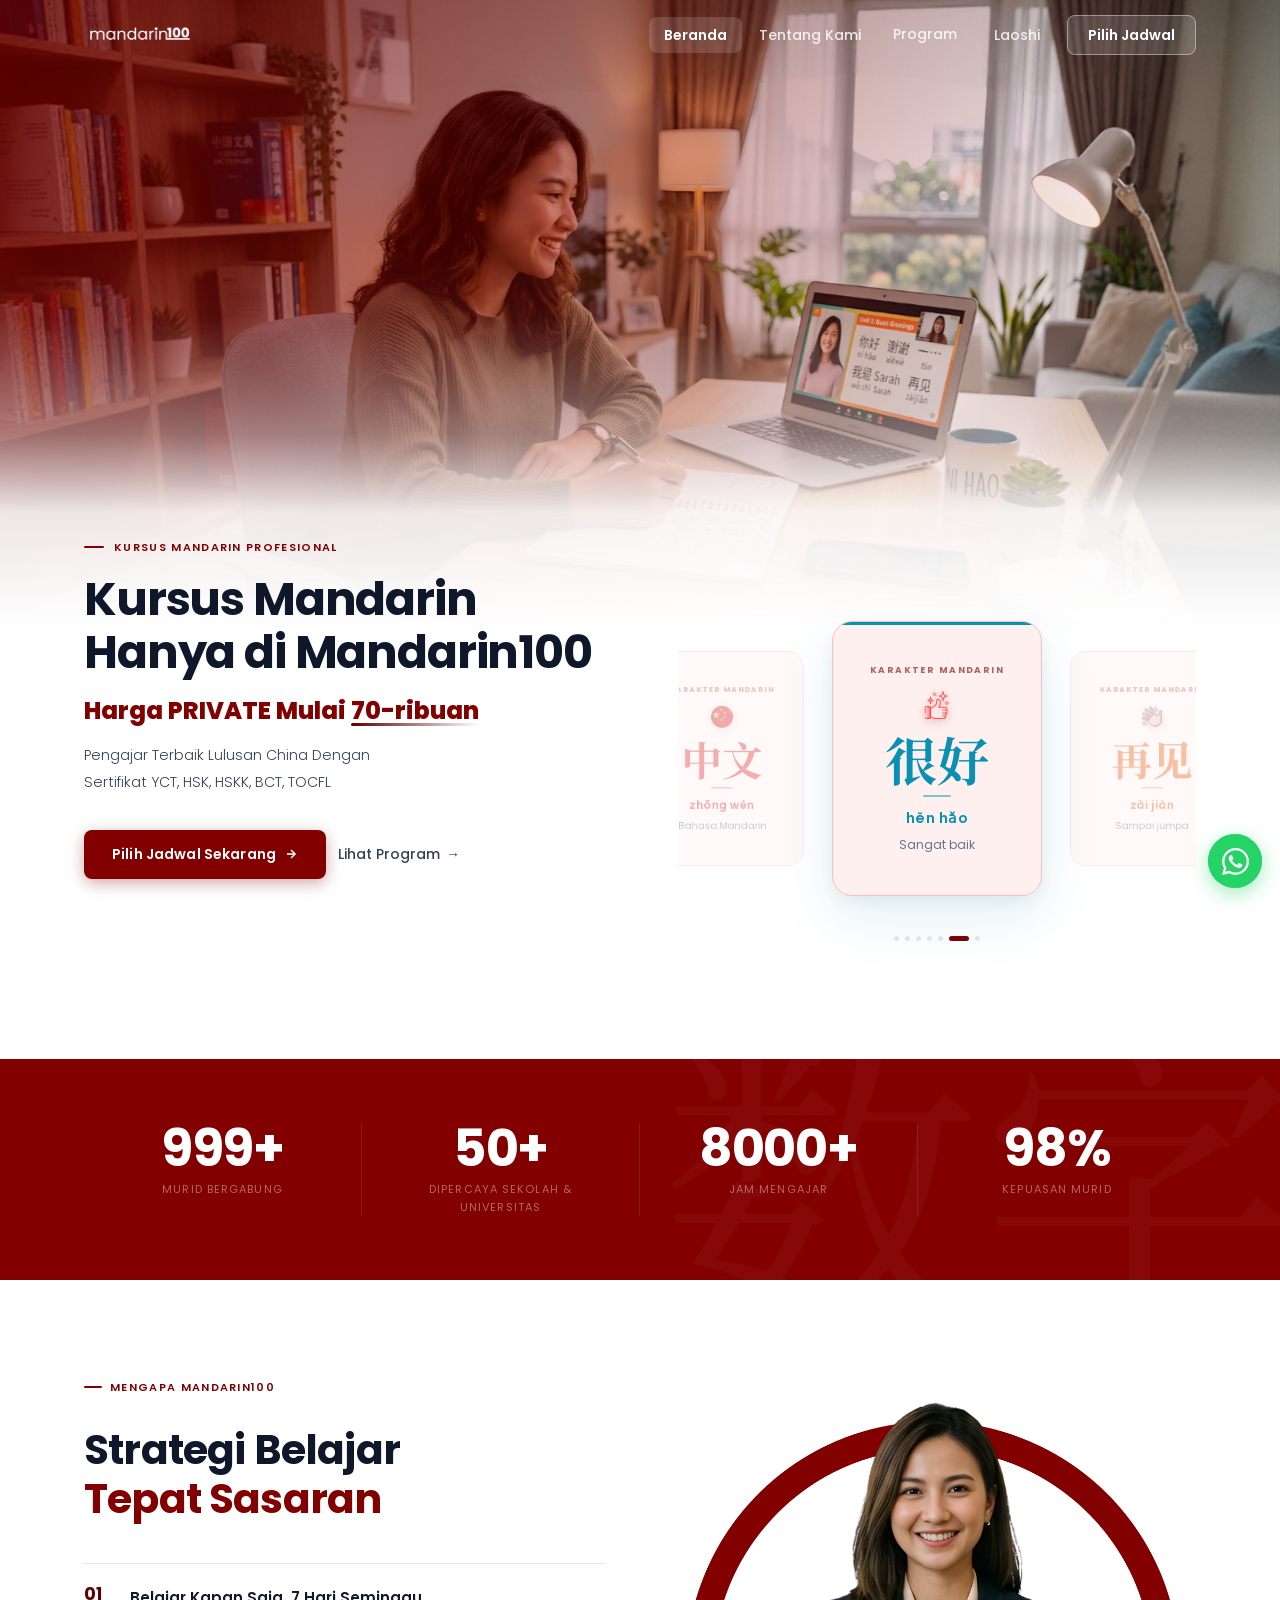
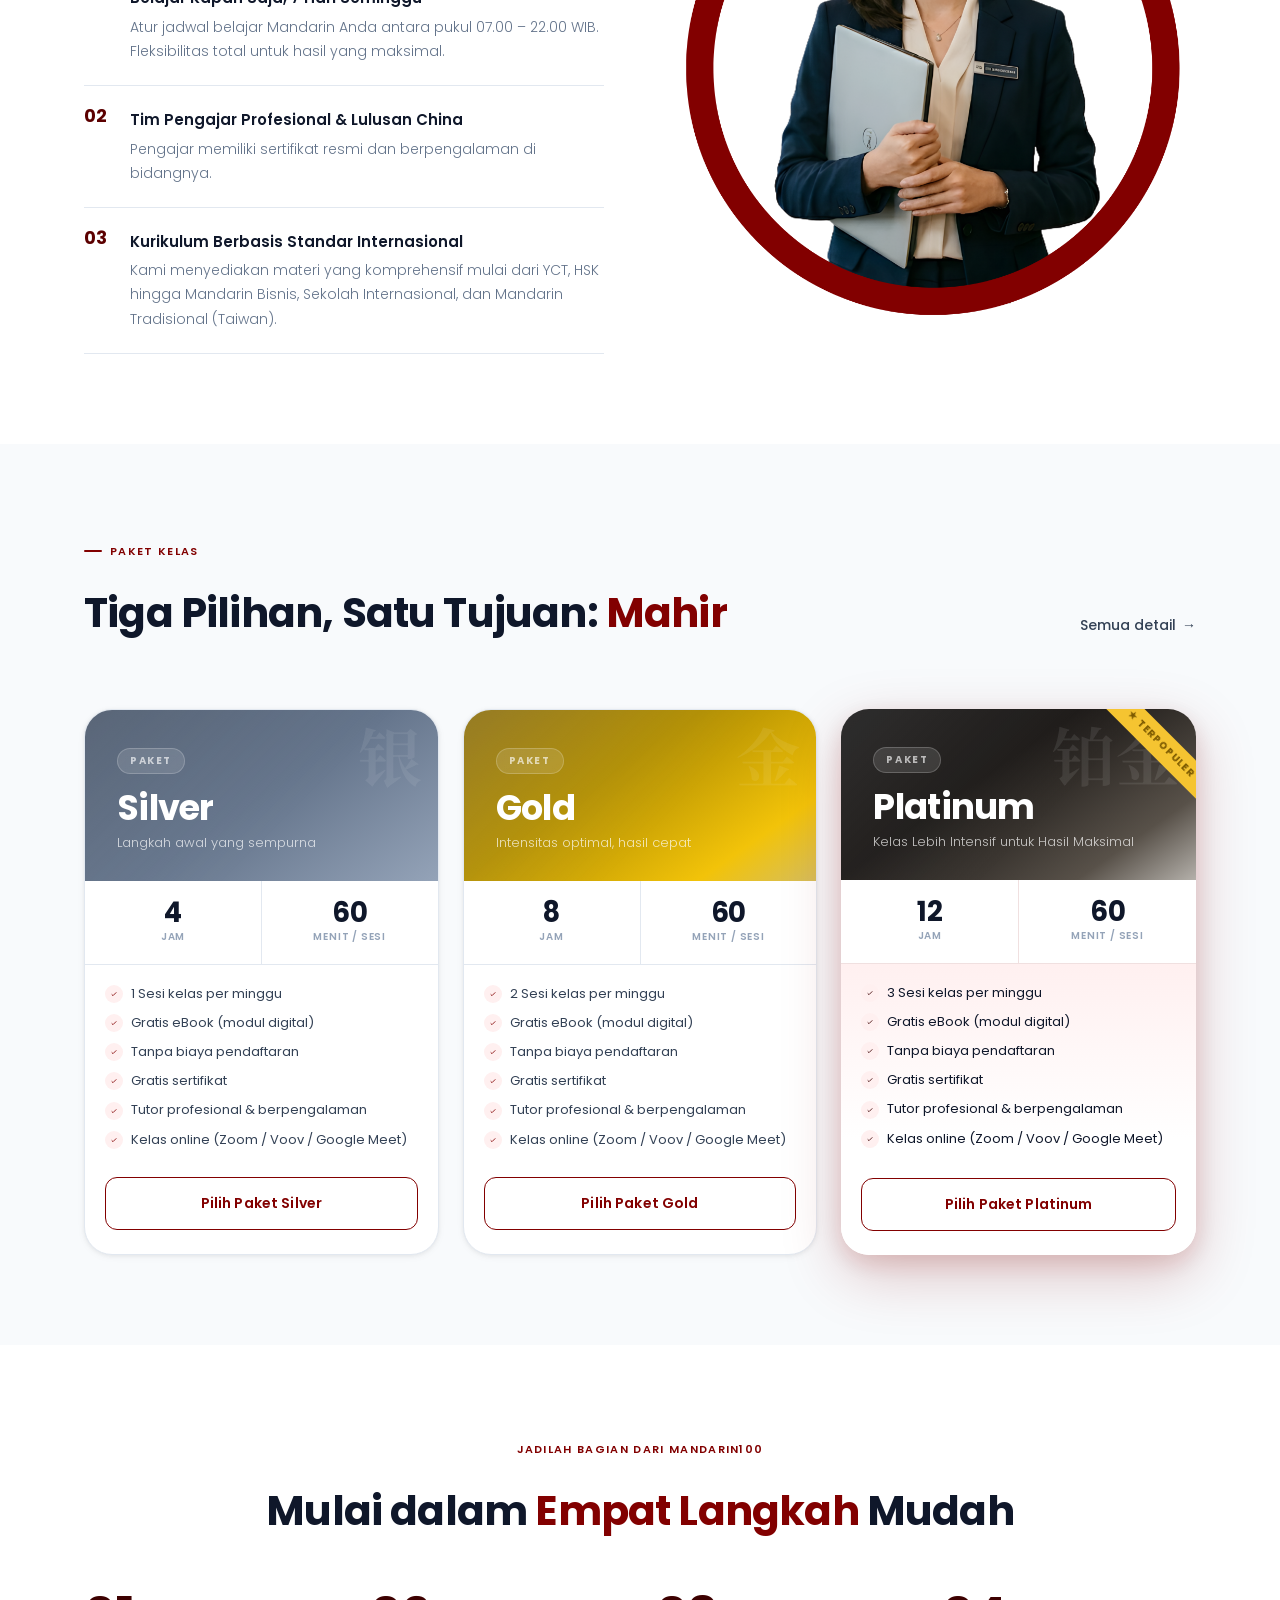
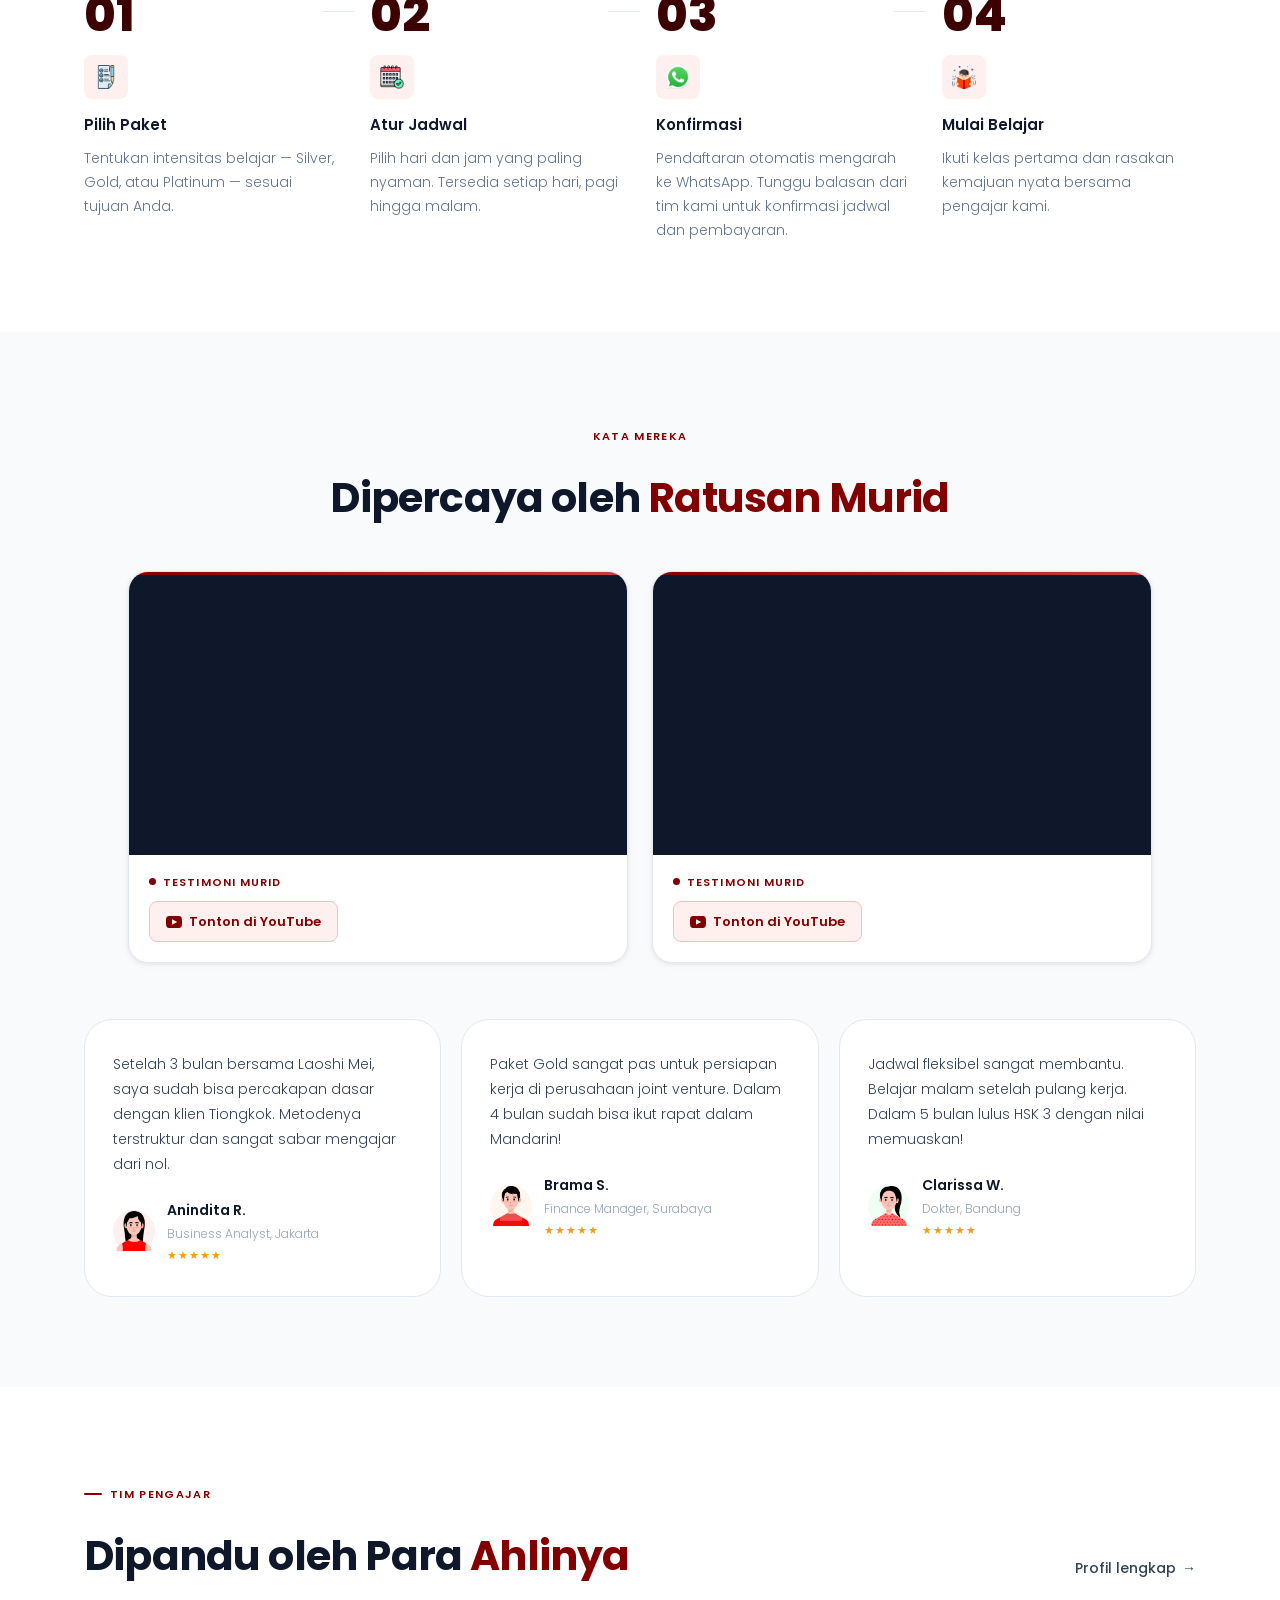
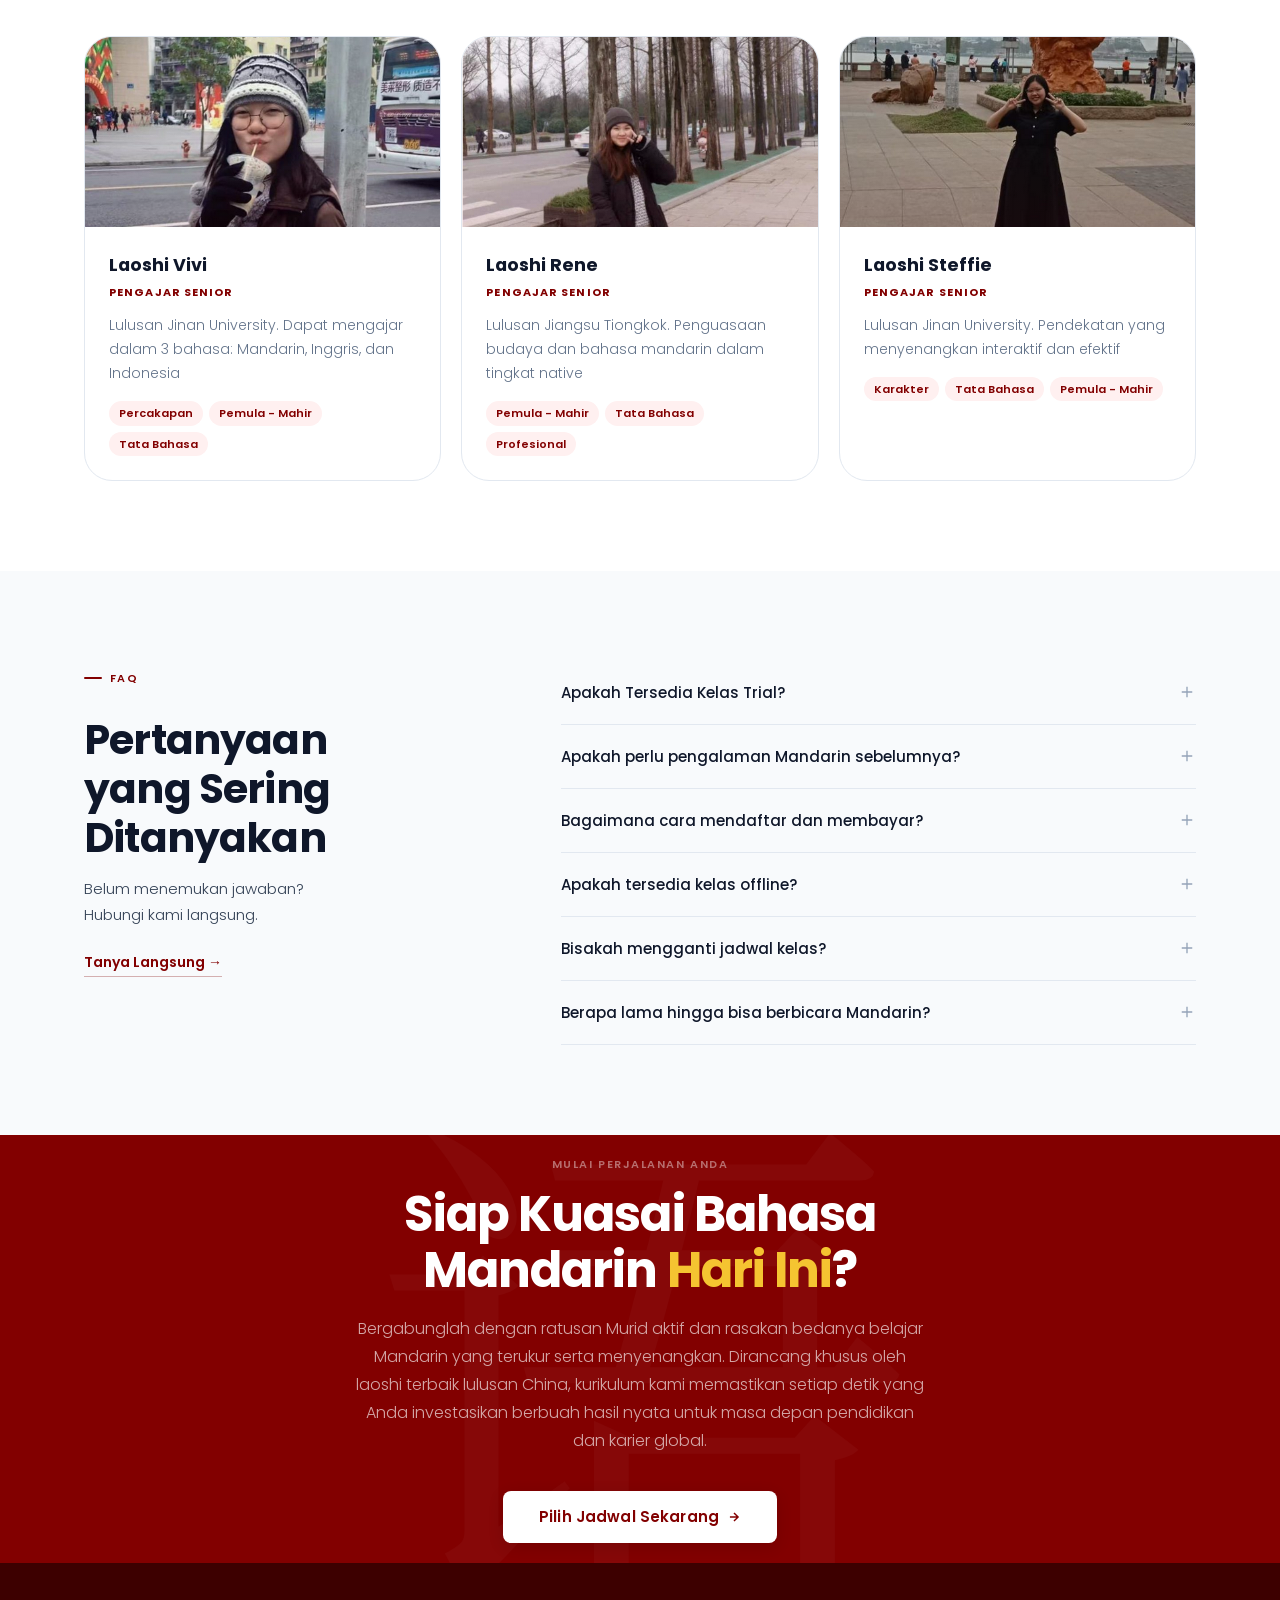
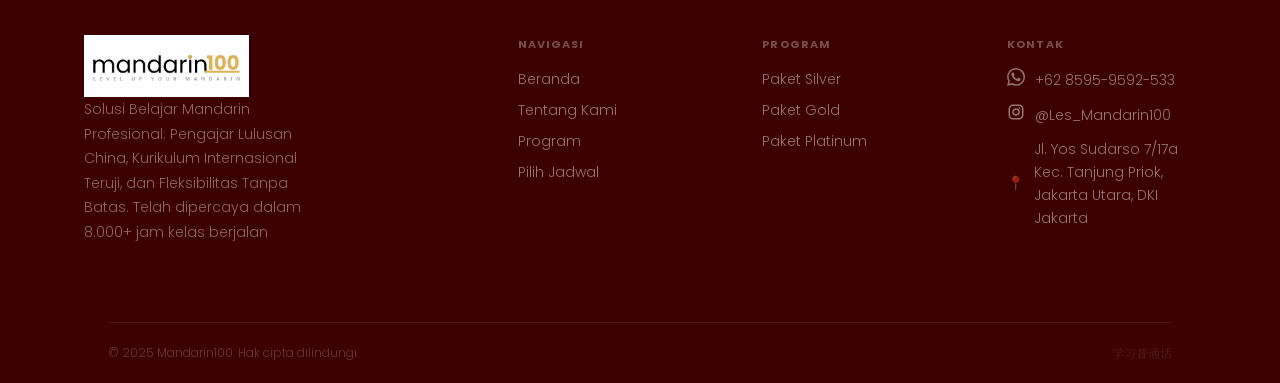
<file: index.html>
<!DOCTYPE html>
<html lang="id">
<head>
  <meta charset="UTF-8" />
  <meta name="viewport" content="width=device-width, initial-scale=1.0" />
  <title>Mandarin100 — Les Kursus Bahasa Mandarin Online</title>
  <meta name="description" content="Kursus Mandarin profesional dengan pengajar bersertifikat dan jadwal fleksibel." />
  <link rel="preconnect" href="https://fonts.googleapis.com" />
  <link rel="preconnect" href="https://fonts.gstatic.com" crossorigin />
  <link href="https://fonts.googleapis.com/css2?family=Poppins:wght@300;400;500;600;700;800&family=Noto+Serif+SC:wght@400;700&display=swap" rel="stylesheet" />
  <link rel="stylesheet" href="assets/css/style.css" />
  <link rel="icon" type="image/png" href="assets/images/logop.png" />
</head>
<body>
<nav class="navbar transparent" id="navbar">
  <div class="nav-wrap">
    <a href="index.html" class="nav-logo">
      <img src="assets/images/logo.png" alt="Mandarin100" />
      <div class="nav-brand">
      </div>
    </a>
    <ul class="nav-links">
      <li><a href="index.html" class="nav-a">Beranda</a></li>
      <li><a href="tentang.html" class="nav-a">Tentang Kami</a></li>
      <li class="nav-item">
        <span class="nav-a-drop" id="navProgram">
          Program
          <svg class="drop-arrow" viewBox="0 0 20 20" fill="currentColor"><path fill-rule="evenodd" d="M5.293 7.293a1 1 0 011.414 0L10 10.586l3.293-3.293a1 1 0 111.414 1.414l-4 4a1 1 0 01-1.414 0l-4-4a1 1 0 010-1.414z"/></svg>
        </span>
        <div class="dropdown">
          <a href="program.html#private" class="drop-item">
            <div class="drop-icon" style="background:#FFF0F0;color:#820000"><img src="assets/images/emot/user.png" width="16"></div>
            <div><div class="drop-label">Kelas Private</div><div class="drop-sub">1 Murid · Perhatian Penuh</div></div>
          </a>
          <a href="program.html#small-group" class="drop-item">
            <div class="drop-icon" style="background:#FFF7ED;color:#b45309"> <img src="assets/images/emot/group.png" width="20"></div>
            <div><div class="drop-label">Small Group</div><div class="drop-sub">2–5 Murid · Interaktif</div></div>
          </a>
          <a href="program.html#group" class="drop-item">
            <div class="drop-icon" style="background:#F0FFF4;color:#16a34a"><img src="assets/images/emot/group2.png" width="18"></div>
            <div><div class="drop-label">Group</div><div class="drop-sub">6–10 Murid · Ekonomis</div></div>
          </a>
          <div style="height:1px;background:var(--line);margin:4px 8px"></div>
          <a href="program.html#intensif" class="drop-item">
           <div class="drop-icon" style="background:#FFF7ED;color:#b45309">
            <img src="assets/images/emot/fire.png" width="18">
            </div>
            <div><div class="drop-label">Kelas Intensif</div><div class="drop-sub">Belajar Lebih Cepat & Fokus</div></div>
          </a>
        </div>
      </li>
      <li><a href="guru.html" class="nav-a">Laoshi</a></li>
      <li><a href="pilih-jadwal.html" class="nav-cta">Pilih Jadwal</a></li>
    </ul>
    <button class="hamburger" id="hamburger" aria-label="Menu"><span></span><span></span><span></span></button>
  </div>
</nav>
<div class="mob-menu" id="mobMenu">
  <a href="index.html" class="mob-a active">Beranda</a>
  <a href="tentang.html" class="mob-a">Tentang Kami</a>
  <a href="program.html" class="mob-a">Program</a>
  <a href="guru.html" class="mob-a">Laoshi</a>
  <a href="pilih-jadwal.html" class="mob-a">Pilih Jadwal</a>
</div>

<!-- Hero Photo -->
<div class="hero-wrap">
  <img src="assets/images/home.png" alt="Belajar Mandarin di Mandarin100" class="hero-img" loading="eager" decoding="async" />
  <div class="hero-overlay"></div>
  <div class="hero-fade"></div>
</div>

<!-- Hero Content -->
<section class="hero-sec" id="beranda">
  <div class="hero-up">
    <div class="container">
      <div class="hero-grid">
        <div>
          <div class="hero-kicker au d1"><span class="hero-kicker-bar"></span>Kursus Mandarin Profesional</div>
          <h1 class="hero-h1 au d2">Kursus Mandarin <br>Hanya di Mandarin100</h1>
           <strong class="hero-price">
            Harga PRIVATE Mulai 
            <span class="price-wrapper">
              <span id="price">70</span>-ribuan
              <span class="hero-line"></span>
            </span>
          </strong>
          <p class="hero-p au d3">Pengajar Terbaik Lulusan China Dengan Sertifikat YCT, HSK, HSKK, BCT, TOCFL</p>
          <div class="hero-btns au d4">
            <a href="pilih-jadwal.html" class="btn btn-blue">
              Pilih Jadwal Sekarang
              <svg width="14" height="14" fill="none" stroke="currentColor" stroke-width="2.5" viewBox="0 0 24 24"><path d="M5 12h14M12 5l7 7-7 7"/></svg>
            </a>
            <button class="btn-ghost au d5" onclick="location.href='program.html'">Lihat Program <span class="arr">→</span></button>
          </div>
          
        </div>
        <div class="sl-wrap af d4">
          <div class="sl-root">
            <div class="sl-stage"><div class="sl-track" id="slTrack"></div></div>
            <div class="sl-dots" id="slDots"></div>

          </div>
        </div>
      </div>
    </div></div>
  </div>
</section>


<!-- Numbers Band -->
<section class="band">
  <div class="container">
    <div class="band-grid">
      <div class="band-col fi">
  <div class="band-n" data-target="999">0</div>
  <div class="band-l">Murid Bergabung</div>
</div>

<div class="band-col fi" data-d="1">
  <div class="band-n" data-target="50">0</div>
  <div class="band-l">Dipercaya Sekolah & Universitas</div>
</div>

<div class="band-col fi" data-d="2">
  <div class="band-n" data-target="8000">0</div>
  <div class="band-l">Jam Mengajar</div>
</div>

<div class="band-col fi" data-d="3">
  <div class="band-n" data-target="98" data-suffix="%">0</div>
  <div class="band-l">Kepuasan Murid</div>
</div>
    </div>
  </div>
</section>

<!-- Why -->
<section class="sec">
  <div class="container">
    <div class="why-grid">
      <div class="fi-l">
        <div class="tag">Mengapa Mandarin100</div>
        <h2 class="heading-lg" style="margin-top:12px">Strategi Belajar <br><span>Tepat Sasaran</span></h2>
        <div class="why-list">
          <div class="why-row"><div class="why-n">01</div><div><div class="why-t">Belajar Kapan Saja, 7 Hari Seminggu</div><div class="why-d">Atur jadwal belajar Mandarin Anda antara pukul 07.00 – 22.00 WIB. Fleksibilitas total untuk hasil yang maksimal.</div></div></div>
          <div class="why-row"><div class="why-n">02</div><div><div class="why-t">Tim Pengajar Profesional & Lulusan China</div><div class="why-d">Pengajar memiliki sertifikat resmi dan berpengalaman di bidangnya.</div></div></div>
          <div class="why-row"><div class="why-n">03</div><div><div class="why-t">Kurikulum Berbasis Standar Internasional</div><div class="why-d">Kami menyediakan materi yang komprehensif mulai dari YCT, HSK hingga Mandarin Bisnis, Sekolah Internasional, dan Mandarin Tradisional (Taiwan).</div></div></div>
        </div>
      </div>
      <div class="fi-r">
        
  <img src="assets/images/home2.png" class="why-img"></div>

        </div>
      </div>
    </div>
  </div>
</section>

<!-- Program -->
<section class="sec sec-soft">
  <div class="container">
    <div style="display:flex;justify-content:space-between;align-items:flex-end;flex-wrap:wrap;gap:16px;margin-bottom:48px" class="fi">
      <div>
        <div class="tag">Paket Kelas</div>
        <h2 class="heading-lg" style="margin-top:12px">Tiga Pilihan, Satu Tujuan: <span>Mahir</span></h2>
      </div>
      <a href="program.html" class="btn-ghost">Semua detail <span class="arr">→</span></a>
    </div>
    <div class="prog-grid-wrap"><div class="prog-grid">
      <div class="pc pc-s fi" data-d="1" id="silver">
  <div class="pc-head" data-char="银">
    <div class="pc-tier">Paket</div>
    <div class="pc-name">Silver</div>
    <div class="pc-tag">Langkah awal yang sempurna</div>
  </div>
  <div class="pc-stats">
    <div class="pc-stat"><div class="pc-stat-n">4</div><div class="pc-stat-l">Jam</div></div>
    <div class="pc-stat"><div class="pc-stat-n">60</div><div class="pc-stat-l">Menit / Sesi</div></div>
  </div>
  <div class="pc-body">
    
    <ul class="pc-list">
  <li class="pc-li">
    <span class="pc-ck">
      <svg fill="none" stroke="#820000" stroke-width="2.5" viewBox="0 0 24 24">
        <path d="M5 13l4 4L19 7"/>
      </svg>
    </span>
    1 Sesi kelas per minggu
  </li>

  <li class="pc-li">
    <span class="pc-ck">
      <svg fill="none" stroke="#820000" stroke-width="2.5" viewBox="0 0 24 24">
        <path d="M5 13l4 4L19 7"/>
      </svg>
    </span>
    Gratis eBook (modul digital)
  </li>

  <li class="pc-li">
    <span class="pc-ck">
      <svg fill="none" stroke="#820000" stroke-width="2.5" viewBox="0 0 24 24">
        <path d="M5 13l4 4L19 7"/>
      </svg>
    </span>
    Tanpa biaya pendaftaran
  </li>

  <li class="pc-li">
    <span class="pc-ck">
      <svg fill="none" stroke="#820000" stroke-width="2.5" viewBox="0 0 24 24">
        <path d="M5 13l4 4L19 7"/>
      </svg>
    </span>
    Gratis sertifikat
  </li>

  <li class="pc-li">
    <span class="pc-ck">
      <svg fill="none" stroke="#820000" stroke-width="2.5" viewBox="0 0 24 24">
        <path d="M5 13l4 4L19 7"/>
      </svg>
    </span>
    Tutor profesional & berpengalaman
  </li>

  <li class="pc-li">
    <span class="pc-ck">
      <svg fill="none" stroke="#820000" stroke-width="2.5" viewBox="0 0 24 24">
        <path d="M5 13l4 4L19 7"/>
      </svg>
    </span>
    Kelas online (Zoom / Voov / Google Meet)
  </li>
</ul>
    <a href="pilih-jadwal.html?paket=silver" class="pc-btn pc-ol">Pilih Paket Silver</a>
  </div>
</div>
      <div class="pc pc-p fi" data-d="2" id="gold">
  <div class="pc-head" data-char="金">
    <div class="pc-tier">Paket</div>
    <div class="pc-name">Gold</div>
    <div class="pc-tag">Intensitas optimal, hasil cepat</div>
  </div>
  <div class="pc-stats">
    <div class="pc-stat"><div class="pc-stat-n">8</div><div class="pc-stat-l">Jam</div></div>
    <div class="pc-stat"><div class="pc-stat-n">60</div><div class="pc-stat-l">Menit / Sesi</div></div>
  </div>
  <div class="pc-body">
    <ul class="pc-list">
  <li class="pc-li">
    <span class="pc-ck">
      <svg fill="none" stroke="#820000" stroke-width="2.5" viewBox="0 0 24 24">
        <path d="M5 13l4 4L19 7"/>
      </svg>
    </span>
    2 Sesi kelas per minggu
  </li>

  <li class="pc-li">
    <span class="pc-ck">
      <svg fill="none" stroke="#820000" stroke-width="2.5" viewBox="0 0 24 24">
        <path d="M5 13l4 4L19 7"/>
      </svg>
    </span>
    Gratis eBook (modul digital)
  </li>

  <li class="pc-li">
    <span class="pc-ck">
      <svg fill="none" stroke="#820000" stroke-width="2.5" viewBox="0 0 24 24">
        <path d="M5 13l4 4L19 7"/>
      </svg>
    </span>
    Tanpa biaya pendaftaran
  </li>

  <li class="pc-li">
    <span class="pc-ck">
      <svg fill="none" stroke="#820000" stroke-width="2.5" viewBox="0 0 24 24">
        <path d="M5 13l4 4L19 7"/>
      </svg>
    </span>
    Gratis sertifikat
  </li>

  <li class="pc-li">
    <span class="pc-ck">
      <svg fill="none" stroke="#820000" stroke-width="2.5" viewBox="0 0 24 24">
        <path d="M5 13l4 4L19 7"/>
      </svg>
    </span>
    Tutor profesional & berpengalaman
  </li>

  <li class="pc-li">
    <span class="pc-ck">
      <svg fill="none" stroke="#820000" stroke-width="2.5" viewBox="0 0 24 24">
        <path d="M5 13l4 4L19 7"/>
      </svg>
    </span>
    Kelas online (Zoom / Voov / Google Meet)
  </li>
</ul>
    <a href="pilih-jadwal.html?paket=gold" class="pc-btn pc-ol">Pilih Paket Gold</a>
  </div>
</div>
      <div class="pc pc-g fi" data-d="3" id="platinum">
        <div class="pc-g-badge">★ Terpopuler</div>
  <div class="pc-head" data-char="铂金">
    <div class="pc-tier">Paket</div>
    <div class="pc-name">Platinum</div>
    <div class="pc-tag">Kelas Lebih Intensif untuk Hasil Maksimal</div>
  </div>
  <div class="pc-stats">
    <div class="pc-stat"><div class="pc-stat-n">12</div><div class="pc-stat-l">Jam</div></div>
    <div class="pc-stat"><div class="pc-stat-n">60</div><div class="pc-stat-l">Menit / Sesi</div></div>
  </div>
  <div class="pc-body">
    <ul class="pc-list">
  <li class="pc-li">
    <span class="pc-ck">
      <svg fill="none" stroke="#820000" stroke-width="2.5" viewBox="0 0 24 24">
        <path d="M5 13l4 4L19 7"/>
      </svg>
    </span>
    3 Sesi kelas per minggu
  </li>

  <li class="pc-li">
    <span class="pc-ck">
      <svg fill="none" stroke="#820000" stroke-width="2.5" viewBox="0 0 24 24">
        <path d="M5 13l4 4L19 7"/>
      </svg>
    </span>
    Gratis eBook (modul digital)
  </li>

  <li class="pc-li">
    <span class="pc-ck">
      <svg fill="none" stroke="#820000" stroke-width="2.5" viewBox="0 0 24 24">
        <path d="M5 13l4 4L19 7"/>
      </svg>
    </span>
    Tanpa biaya pendaftaran
  </li>

  <li class="pc-li">
    <span class="pc-ck">
      <svg fill="none" stroke="#820000" stroke-width="2.5" viewBox="0 0 24 24">
        <path d="M5 13l4 4L19 7"/>
      </svg>
    </span>
    Gratis sertifikat
  </li>

  <li class="pc-li">
    <span class="pc-ck">
      <svg fill="none" stroke="#820000" stroke-width="2.5" viewBox="0 0 24 24">
        <path d="M5 13l4 4L19 7"/>
      </svg>
    </span>
    Tutor profesional & berpengalaman
  </li>
 
  <li class="pc-li">
    <span class="pc-ck">
      <svg fill="none" stroke="#820000" stroke-width="2.5" viewBox="0 0 24 24">
        <path d="M5 13l4 4L19 7"/>
      </svg>
    </span>
    Kelas online (Zoom / Voov / Google Meet)
  </li>
</ul>
    <a href="pilih-jadwal.html?paket=platinum" class="pc-btn pc-ol">Pilih Paket Platinum</a>
  </div>
</div>
    </div>
    </div>
  </div>
</section>

<!-- How It Works -->
<section class="sec">
  <div class="container">
    <div class="tc-text fi">
      <div class="tag tag-center">Jadilah Bagian Dari Mandarin100</div>
      <h2 class="heading-lg" style="margin-top:12px">Mulai dalam <span>Empat Langkah</span> Mudah</h2>
    </div>
    <div class="how-grid">

  <div class="how-step fi" data-d="1">
    <div class="how-num">01</div>
    <div class="how-line"></div>
    <div class="how-icon">
      <img src="assets/images/emot/form.png" width="24">
    </div>
    <div class="how-t">Pilih Paket</div>
    <div class="how-d">Tentukan intensitas belajar — Silver, Gold, atau Platinum — sesuai tujuan Anda.</div>
  </div>

  <div class="how-step fi" data-d="2">
    <div class="how-num">02</div>
    <div class="how-line"></div>
    <div class="how-icon">
      <img src="assets/images/emot/calendar.png" width="24">
    </div>
    <div class="how-t">Atur Jadwal</div>
    <div class="how-d">Pilih hari dan jam yang paling nyaman. Tersedia setiap hari, pagi hingga malam.</div>
  </div>

  <div class="how-step fi" data-d="3">
    <div class="how-num">03</div>
    <div class="how-line"></div>
    <div class="how-icon">
      <img src="assets/images/emot/whatsapp.png" width="24">
    </div>
    <div class="how-t">Konfirmasi</div>
    <div class="how-d">Pendaftaran otomatis mengarah ke WhatsApp. Tunggu balasan dari tim kami untuk konfirmasi jadwal dan pembayaran.</div>
  </div>

  <div class="how-step fi" data-d="4">
    <div class="how-num">04</div>
    <div class="how-icon">
      <img src="assets/images/emot/reading.png" width="24">
    </div>
    <div class="how-t">Mulai Belajar</div>
    <div class="how-d">Ikuti kelas pertama dan rasakan kemajuan nyata bersama pengajar kami.</div>
  </div>

</div>
  </div>
</section>

<!-- Testimonials -->
<section class="sec sec-soft">
  <div class="container">
    <div class="tc-text fi">
      <div class="tag tag-center">Kata Mereka</div>
      <h2 class="heading-lg" style="margin-top:12px">Dipercaya oleh <span>Ratusan Murid</span></h2>
    </div>
    <!-- Video Testimoni Grid -->
    <div class="yt-section">
      <div class="yt-grid">

       
        <!-- Card Video 2 — ganti VIDEO_ID2 dengan ID video YouTube Anda -->
        <div class="yt-card">
          <div class="yt-thumb-wrap">
            <iframe
              src="https://www.youtube.com/embed/TamMF4aZvgQ?si=X0mgaISQhyxBEuFb&rel=0&modestbranding=1"
              title="Testimoni Murid Mandarin100"
              allow="accelerometer; autoplay; clipboard-write; encrypted-media; gyroscope; picture-in-picture; web-share"
              referrerpolicy="strict-origin-when-cross-origin"
              allowfullscreen
              loading="lazy">
            </iframe>
          </div>
          <div class="yt-card-body">
            <div class="yt-card-label">
              <span class="yt-dot"></span>Testimoni Murid
            </div>
            <a href="https://www.youtube.com/watch?v=TamMF4aZvgQ" target="_blank" rel="noopener" class="yt-watch-btn">
              <svg width="16" height="16" viewBox="0 0 24 24" fill="currentColor"><path d="M19.615 3.184c-3.604-.246-11.631-.245-15.23 0-3.897.266-4.356 2.62-4.385 8.816.029 6.185.484 8.549 4.385 8.816 3.6.245 11.626.246 15.23 0 3.897-.266 4.356-2.62 4.385-8.816-.029-6.185-.484-8.549-4.385-8.816zm-10.615 12.816v-8l8 3.993-8 4.007z"/></svg>
              Tonton di YouTube
            </a>
          </div>
        </div>

        <!-- Card Video 3 — ganti VIDEO_ID3 dengan ID video YouTube Anda -->
        <div class="yt-card">
          <div class="yt-thumb-wrap">
            <iframe
              src="https://www.youtube.com/embed/tz92c3PjV7o?si=URaY6xq4Sl0pUDJx&rel=0&modestbranding=1"
              title="Testimoni Murid Mandarin100"
              allow="accelerometer; autoplay; clipboard-write; encrypted-media; gyroscope; picture-in-picture; web-share"
              referrerpolicy="strict-origin-when-cross-origin"
              allowfullscreen
              loading="lazy">
            </iframe>
          </div>
          <div class="yt-card-body">
            <div class="yt-card-label">
              <span class="yt-dot"></span>Testimoni Murid
            </div>
            <a href="https://www.youtube.com/watch?v=tz92c3PjV7o" target="_blank" rel="noopener" class="yt-watch-btn">
              <svg width="16" height="16" viewBox="0 0 24 24" fill="currentColor"><path d="M19.615 3.184c-3.604-.246-11.631-.245-15.23 0-3.897.266-4.356 2.62-4.385 8.816.029 6.185.484 8.549 4.385 8.816 3.6.245 11.626.246 15.23 0 3.897-.266 4.356-2.62 4.385-8.816-.029-6.185-.484-8.549-4.385-8.816zm-10.615 12.816v-8l8 3.993-8 4.007z"/></svg>
              Tonton di YouTube
            </a>
          </div>
        </div>

      </div>
    </div>
    <div class="testi-grid">

  <div class="tc fi" data-d="1">
    <p class="tc-t">Setelah 3 bulan bersama Laoshi Mei, saya sudah bisa percakapan dasar dengan klien Tiongkok. Metodenya terstruktur dan sangat sabar mengajar dari nol.</p>
    
    <div class="tc-auth">
      <div class="tc-av">
        <img src="assets/images/emot/girl.png" width="40">
      </div>
      <div>
        <div class="tc-name">Anindita R.</div>
        <div class="tc-role">Business Analyst, Jakarta</div>
        <div class="tc-stars">★★★★★</div>
      </div>
    </div>
  </div>

  <div class="tc fi" data-d="2">
    <p class="tc-t">Paket Gold sangat pas untuk persiapan kerja di perusahaan joint venture. Dalam 4 bulan sudah bisa ikut rapat dalam Mandarin!</p>
    
    <div class="tc-auth">
      <div class="tc-av" style="background:#FFF7ED">
        <img src="assets/images/emot/boy.png" width="40">
      </div>
      <div>
        <div class="tc-name">Brama S.</div>
        <div class="tc-role">Finance Manager, Surabaya</div>
        <div class="tc-stars">★★★★★</div>
      </div>
    </div>
  </div>

  <div class="tc fi" data-d="3">
    <p class="tc-t">Jadwal fleksibel sangat membantu. Belajar malam setelah pulang kerja. Dalam 5 bulan lulus HSK 3 dengan nilai memuaskan!</p>
    
    <div class="tc-auth">
      <div class="tc-av" style="background:#F0FFF4">
        <img src="assets/images/emot/girl2.png" width="40">
      </div>
      <div>
        <div class="tc-name">Clarissa W.</div>
        <div class="tc-role">Dokter, Bandung</div>
        <div class="tc-stars">★★★★★</div>
      </div>
    </div>
  </div>

</div>
  </div>
</section>

<!-- Teachers -->
<section class="sec">
  <div class="container">
    <div style="display:flex;justify-content:space-between;align-items:flex-end;flex-wrap:wrap;gap:16px;margin-bottom:0" class="fi">
      <div>
        <div class="tag">Tim Pengajar</div>
        <h2 class="heading-lg" style="margin-top:12px">Dipandu oleh Para <span>Ahlinya</span></h2>
      </div>
      <a href="tentang.html#profil-guru" class="btn-ghost">Profil lengkap <span class="arr">→</span></a>
    </div>

    <div class="teacher-grid">

      <!-- Teacher 1 -->
      <div class="tcard fi" data-d="1">
        <div class="tcard-img">
          <img src="assets/images/vivi.png" alt="Laoshi Vivi">
        </div>
        <div class="tcard-body">
          <div class="tcard-name">Laoshi Vivi</div>
          <div class="tcard-role">Pengajar Senior</div>
          <p class="tcard-bio">Lulusan Jinan University. Dapat mengajar dalam 3 bahasa: Mandarin, Inggris, dan Indonesia</p>
          <div class="tcard-tags">
            <span class="tcard-tag">Percakapan</span>
            <span class="tcard-tag">Pemula - Mahir</span>
            <span class="tcard-tag">Tata Bahasa</span>
          </div>
        </div>
      </div>

      <!-- Teacher 2 -->
      <div class="tcard fi" data-d="2">
        <div class="tcard-img">
          <img src="assets/images/rene.png" alt="Laoshi Rene">
        </div>
        <div class="tcard-body">
          <div class="tcard-name">Laoshi Rene</div>
          <div class="tcard-role">Pengajar Senior</div>
          <p class="tcard-bio">Lulusan Jiangsu Tiongkok. Penguasaan budaya dan bahasa mandarin dalam tingkat native</p>
          <div class="tcard-tags">
            <span class="tcard-tag">Pemula - Mahir</span>
            <span class="tcard-tag">Tata Bahasa</span>
            <span class="tcard-tag">Profesional</span>
          </div>
        </div>
      </div>

      <!-- Teacher 3 -->
      <div class="tcard fi" data-d="3">
        <div class="tcard-img">
          <img src="assets/images/steffie.png" alt="Laoshi Steffie">
        </div>
        <div class="tcard-body">
          <div class="tcard-name">Laoshi Steffie</div>
          <div class="tcard-role">Pengajar Senior</div>
          <p class="tcard-bio">Lulusan Jinan University. Pendekatan yang menyenangkan interaktif dan efektif</p>
          <div class="tcard-tags">
            <span class="tcard-tag">Karakter</span>
            <span class="tcard-tag">Tata Bahasa</span>
            <span class="tcard-tag">Pemula - Mahir</span>
          </div>
        </div>
      </div>

    </div>
  </div>
</section>

<!-- FAQ -->
<section class="sec sec-soft">
  <div class="container">
    <div class="faq-layout">
      <div class="fi-l">
        <div class="tag">FAQ</div>
        <h2 class="heading-lg" style="margin-top:12px">Pertanyaan<br>yang Sering<br>Ditanyakan</h2>
        <p class="faq-side-body">Belum menemukan jawaban? Hubungi kami langsung.</p>
        <a href="https://wa.me/6285959592533" class="faq-wa" target="_blank">Tanya Langsung →</a>
      </div>
      <div class="fi-r">
        <div class="faq-item"><button class="faq-btn" onclick="faqToggle(this)">Apakah Tersedia Kelas Trial?<svg class="faq-ico" fill="none" stroke="currentColor" stroke-width="1.8" viewBox="0 0 24 24"><path d="M12 5v14M5 12h14"/></svg></button><div class="faq-ans">Ya, kami menyediakan kelas Trial atau percobaan untuk Murid baru dengan harga spesial.</div></div>
        <div class="faq-item"><button class="faq-btn" onclick="faqToggle(this)">Apakah perlu pengalaman Mandarin sebelumnya?<svg class="faq-ico" fill="none" stroke="currentColor" stroke-width="1.8" viewBox="0 0 24 24"><path d="M12 5v14M5 12h14"/></svg></button><div class="faq-ans">Tidak sama sekali. Kami menerima Murid dari level nol hingga mahir. Pengajar menyesuaikan materi dengan kemampuan awal setiap Murid secara individual.</div></div>
        <div class="faq-item"><button class="faq-btn" onclick="faqToggle(this)">Bagaimana cara mendaftar dan membayar?<svg class="faq-ico" fill="none" stroke="currentColor" stroke-width="1.8" viewBox="0 0 24 24"><path d="M12 5v14M5 12h14"/></svg></button><div class="faq-ans">Isi formulir booking online, lalu tim kami menghubungi via WhatsApp untuk konfirmasi jadwal dan pembayaran bulanan.</div></div>
        <div class="faq-item"><button class="faq-btn" onclick="faqToggle(this)">Apakah tersedia kelas offline?<svg class="faq-ico" fill="none" stroke="currentColor" stroke-width="1.8" viewBox="0 0 24 24"><path d="M12 5v14M5 12h14"/></svg></button><div class="faq-ans">Untuk saat ini, kami belum menyediakan kelas offline. Seluruh pembelajaran dilaksanakan secara online untuk memberikan fleksibilitas waktu dan kemudahan akses bagi setiap Murid.</div></div>
        <div class="faq-item"><button class="faq-btn" onclick="faqToggle(this)">Bisakah mengganti jadwal kelas?<svg class="faq-ico" fill="none" stroke="currentColor" stroke-width="1.8" viewBox="0 0 24 24"><path d="M12 5v14M5 12h14"/></svg></button><div class="faq-ans">Reschedule dapat dilakukan maksimal 24 jam sebelum kelas via WhatsApp. Kami berkomitmen mengakomodasi perubahan selama slot tersedia.</div></div>
        <div class="faq-item"><button class="faq-btn" onclick="faqToggle(this)">Berapa lama hingga bisa berbicara Mandarin?<svg class="faq-ico" fill="none" stroke="currentColor" stroke-width="1.8" viewBox="0 0 24 24"><path d="M12 5v14M5 12h14"/></svg></button><div class="faq-ans">Rata-rata Murid Gold sudah bisa percakapan dasar dalam 2–3 bulan. Target HSK 3 umumnya dicapai dalam 6–8 bulan dengan komitmen konsisten. Dan kembali kepada kemampuan masing-masing.</div></div>
      </div>
    </div>
  </div>
</section>
<section class="cta-sec">
  <div class="container">
    <div class="cta-inner fi">
      <span class="cta-tag">Mulai Perjalanan Anda</span>
      <h2 class="cta-h2">Siap Kuasai Bahasa Mandarin <span>Hari Ini</span>?</h2>
      <p class="cta-p">Bergabunglah dengan ratusan Murid aktif dan rasakan bedanya belajar Mandarin yang terukur serta menyenangkan. Dirancang khusus oleh laoshi terbaik lulusan China, kurikulum kami memastikan setiap detik yang Anda investasikan berbuah hasil nyata untuk masa depan pendidikan dan karier global.</p>
      <a href="pilih-jadwal.html" class="btn btn-white" style="font-size:15px;padding:14px 36px">
        Pilih Jadwal Sekarang
        <svg width="14" height="14" fill="none" stroke="currentColor" stroke-width="2.5" viewBox="0 0 24 24"><path d="M5 12h14M12 5l7 7-7 7"/></svg>
      </a>
    </div>
  </div>
</section>
<footer class="footer">
  <div class="container">
    <div class="footer-grid">
      <div>
        <div class="footer-logo">
          <img src="assets/images/logof.png" />
        </div>
        <p class="f-desc">Solusi Belajar Mandarin Profesional: Pengajar Lulusan China, Kurikulum Internasional Teruji, dan Fleksibilitas Tanpa Batas. Telah dipercaya dalam 8.000+ jam kelas berjalan</p>
      
      </div>
      <div>
        <div class="f-col-h">Navigasi</div>
        <div class="f-links">
          <a href="index.html" class="f-link">Beranda</a>
          <a href="tentang.html" class="f-link">Tentang Kami</a>
          <a href="program.html" class="f-link">Program</a>
          <a href="pilih-jadwal.html" class="f-link">Pilih Jadwal</a>
        </div>
      </div>
      <div>
        <div class="f-col-h">Program</div>
        <div class="f-links">
          <a href="program.html" class="f-link">Paket Silver</a>
          <a href="program.html" class="f-link">Paket Gold</a>
          <a href="program.html" class="f-link">Paket Platinum</a>
        </div>
      </div>
      <div>
        <div>
  <div class="f-col-h">Kontak</div>

  <a href="https://wa.me/6285959592533" class="f-contact" target="_blank">
  <span>
    <svg width="18" height="18" fill="currentColor" viewBox="0 0 24 24">
      <path d="M20.52 3.48A11.94 11.94 0 0012.05 0C5.5 0 .17 5.33.17 11.88c0 2.1.55 4.15 1.6 5.95L0 24l6.33-1.66a11.9 11.9 0 005.72 1.45h.01c6.55 0 11.88-5.33 11.88-11.88 0-3.17-1.23-6.15-3.42-8.43zM12.06 21.5h-.01a9.9 9.9 0 01-5.05-1.39l-.36-.21-3.76.99 1-3.66-.24-.37a9.86 9.86 0 01-1.51-5.28C2.13 6.5 6.55 2.08 12.05 2.08c2.64 0 5.13 1.03 7 2.9a9.84 9.84 0 012.9 7c0 5.5-4.42 9.92-9.89 9.92zm5.42-7.4c-.3-.15-1.76-.87-2.03-.97-.27-.1-.47-.15-.67.15-.2.3-.77.97-.94 1.17-.17.2-.35.22-.64.07-.3-.15-1.26-.47-2.4-1.48-.88-.78-1.48-1.75-1.65-2.05-.17-.3-.02-.46.13-.61.13-.13.3-.35.45-.52.15-.17.2-.3.3-.5.1-.2.05-.37-.03-.52-.07-.15-.67-1.61-.91-2.21-.24-.58-.49-.5-.67-.51h-.57c-.2 0-.52.07-.79.37-.27.3-1.04 1.02-1.04 2.48 0 1.46 1.06 2.88 1.21 3.08.15.2 2.1 3.2 5.08 4.49.71.31 1.26.49 1.69.63.71.23 1.36.2 1.87.12.57-.09 1.76-.72 2.01-1.42.25-.7.25-1.29.18-1.42-.07-.12-.27-.2-.57-.35z"/>
    </svg>
  </span>
  +62 8595-9592-533
</a>

  <!-- Instagram -->
  <a href="https://www.instagram.com/lexa_course/" class="f-contact" target="_blank">
    <span>
      <svg width="18" height="18" fill="currentColor" viewBox="0 0 24 24">
        <path d="M7.75 2C4.678 2 2 4.678 2 7.75v8.5C2 19.322 4.678 22 7.75 22h8.5C19.322 22 22 19.322 22 16.25v-8.5C22 4.678 19.322 2 16.25 2h-8.5zm0 2h8.5C18.216 4 20 5.784 20 7.75v8.5c0 1.966-1.784 3.75-3.75 3.75h-8.5C5.784 20 4 18.216 4 16.25v-8.5C4 5.784 5.784 4 7.75 4zm8.75 1.5a1 1 0 100 2 1 1 0 000-2zM12 7a5 5 0 100 10 5 5 0 000-10zm0 2a3 3 0 110 6 3 3 0 010-6z"/>
      </svg>
    </span>
    @Les_Mandarin100
  </a>

  <div class="f-contact">
    <span>📍</span>
    Jl. Yos Sudarso 7/17a<br>
    Kec. Tanjung Priok, Jakarta Utara, DKI Jakarta
  </div>
</div>
    </div>
  </div>
  <div class="container"><div class="f-bottom"><span>© 2025 Mandarin100. Hak cipta dilindungi.</span><span class="f-cn">学习普通话</span></div></div>
</footer>
<!-- WhatsApp Float -->
<div class="wa-float">
  <a href="https://wa.me/6285959592533?text=Halo%20Mandarin100%2C%20saya%20ingin%20bertanya%20tentang%20kursus%20Mandarin." class="wa-btn" target="_blank" rel="noopener" aria-label="Hubungi via WhatsApp">
    <svg class="wa-ico" viewBox="0 0 24 24"><path d="M17.472 14.382c-.297-.149-1.758-.867-2.03-.967-.273-.099-.471-.148-.67.15-.197.297-.767.966-.94 1.164-.173.199-.347.223-.644.075-.297-.15-1.255-.463-2.39-1.475-.883-.788-1.48-1.761-1.653-2.059-.173-.297-.018-.458.13-.606.134-.133.298-.347.446-.52.149-.174.198-.298.298-.497.099-.198.05-.371-.025-.52-.075-.149-.669-1.612-.916-2.207-.242-.579-.487-.5-.669-.51-.173-.008-.371-.01-.57-.01-.198 0-.52.074-.792.372-.272.297-1.04 1.016-1.04 2.479 0 1.462 1.065 2.875 1.213 3.074.149.198 2.096 3.2 5.077 4.487.709.306 1.262.489 1.694.625.712.227 1.36.195 1.871.118.571-.085 1.758-.719 2.006-1.413.248-.694.248-1.289.173-1.413-.074-.124-.272-.198-.57-.347m-5.421 7.403h-.004a9.87 9.87 0 01-5.031-1.378l-.361-.214-3.741.982.998-3.648-.235-.374a9.86 9.86 0 01-1.51-5.26c.001-5.45 4.436-9.884 9.888-9.884 2.64 0 5.122 1.03 6.988 2.898a9.825 9.825 0 012.893 6.994c-.003 5.45-4.437 9.884-9.885 9.884m8.413-18.297A11.815 11.815 0 0012.05 0C5.495 0 .16 5.335.157 11.892c0 2.096.547 4.142 1.588 5.945L.057 24l6.305-1.654a11.882 11.882 0 005.683 1.448h.005c6.554 0 11.89-5.335 11.893-11.893a11.821 11.821 0 00-3.48-8.413z"/></svg>
  </a>
  <span class="wa-tip">Hubungi Kami</span>
</div>
<script src="assets/js/script.js"></script>
</body>
</html>
</file>
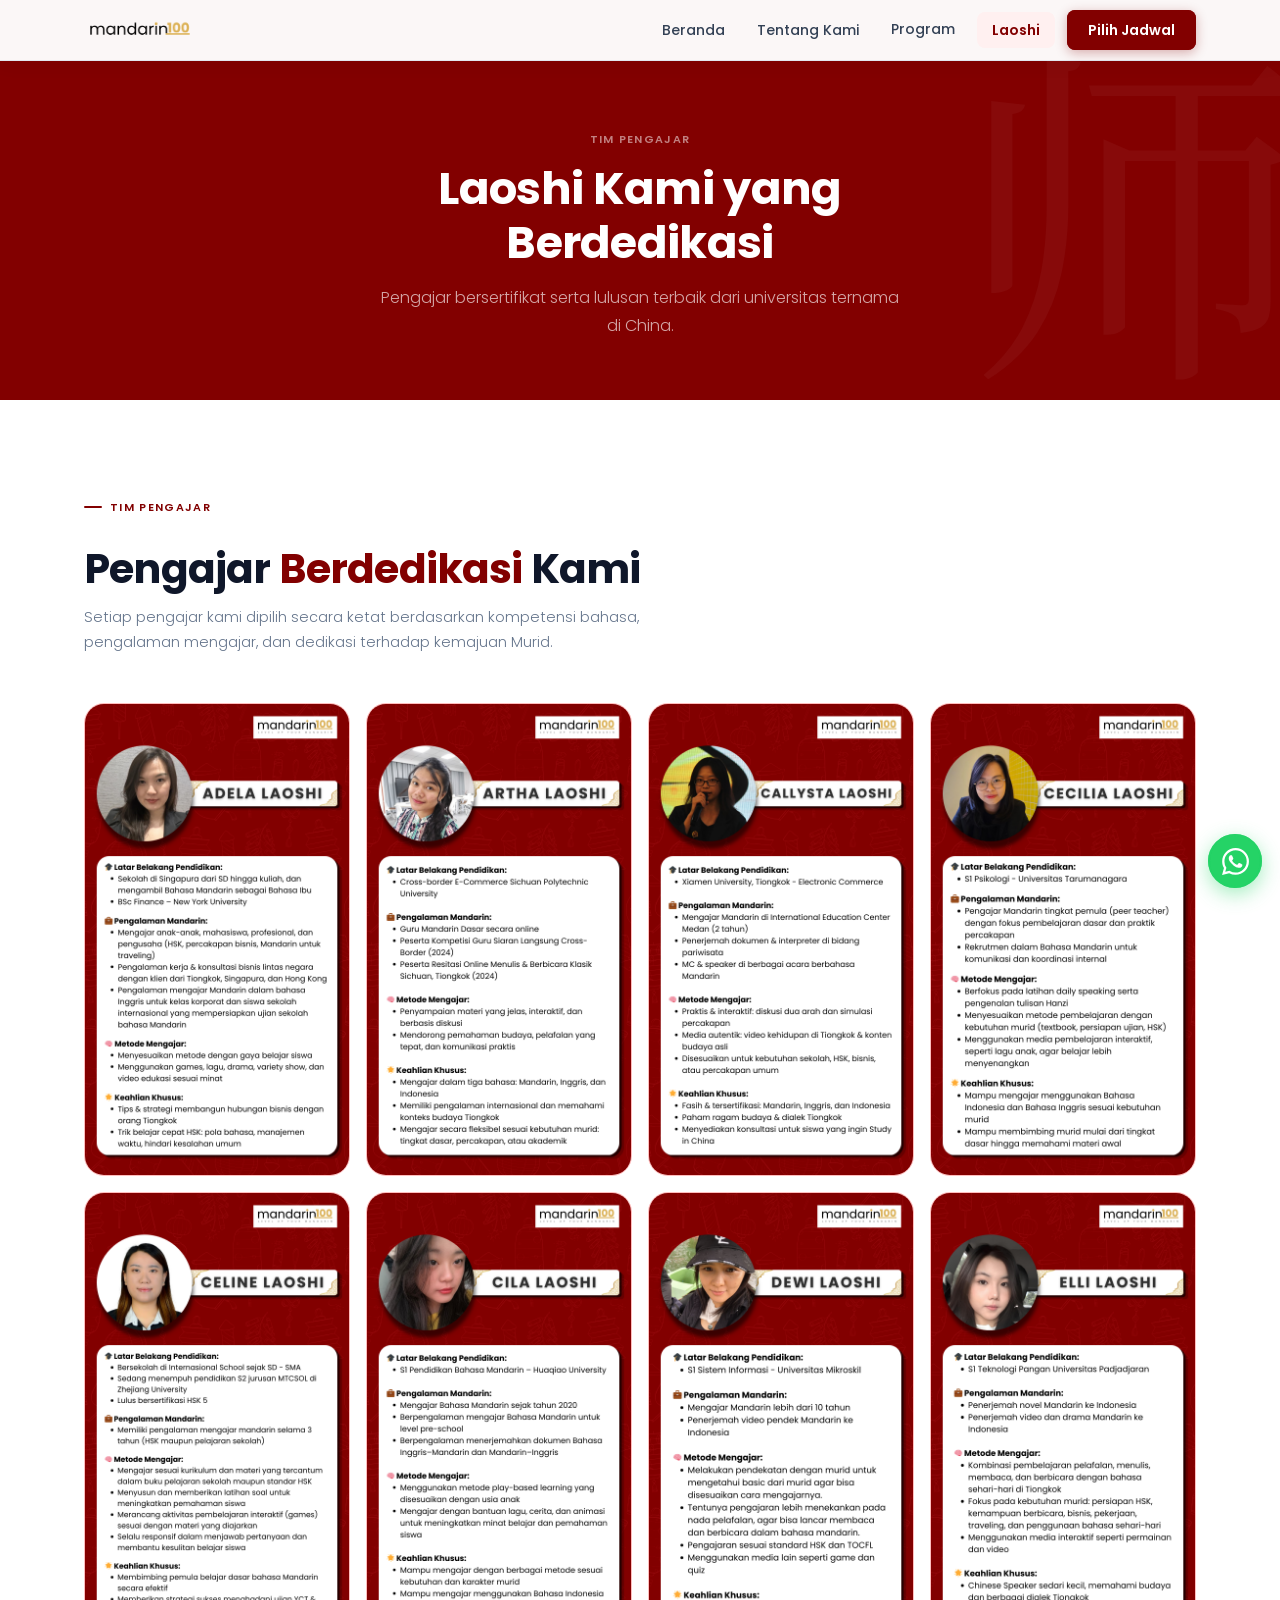
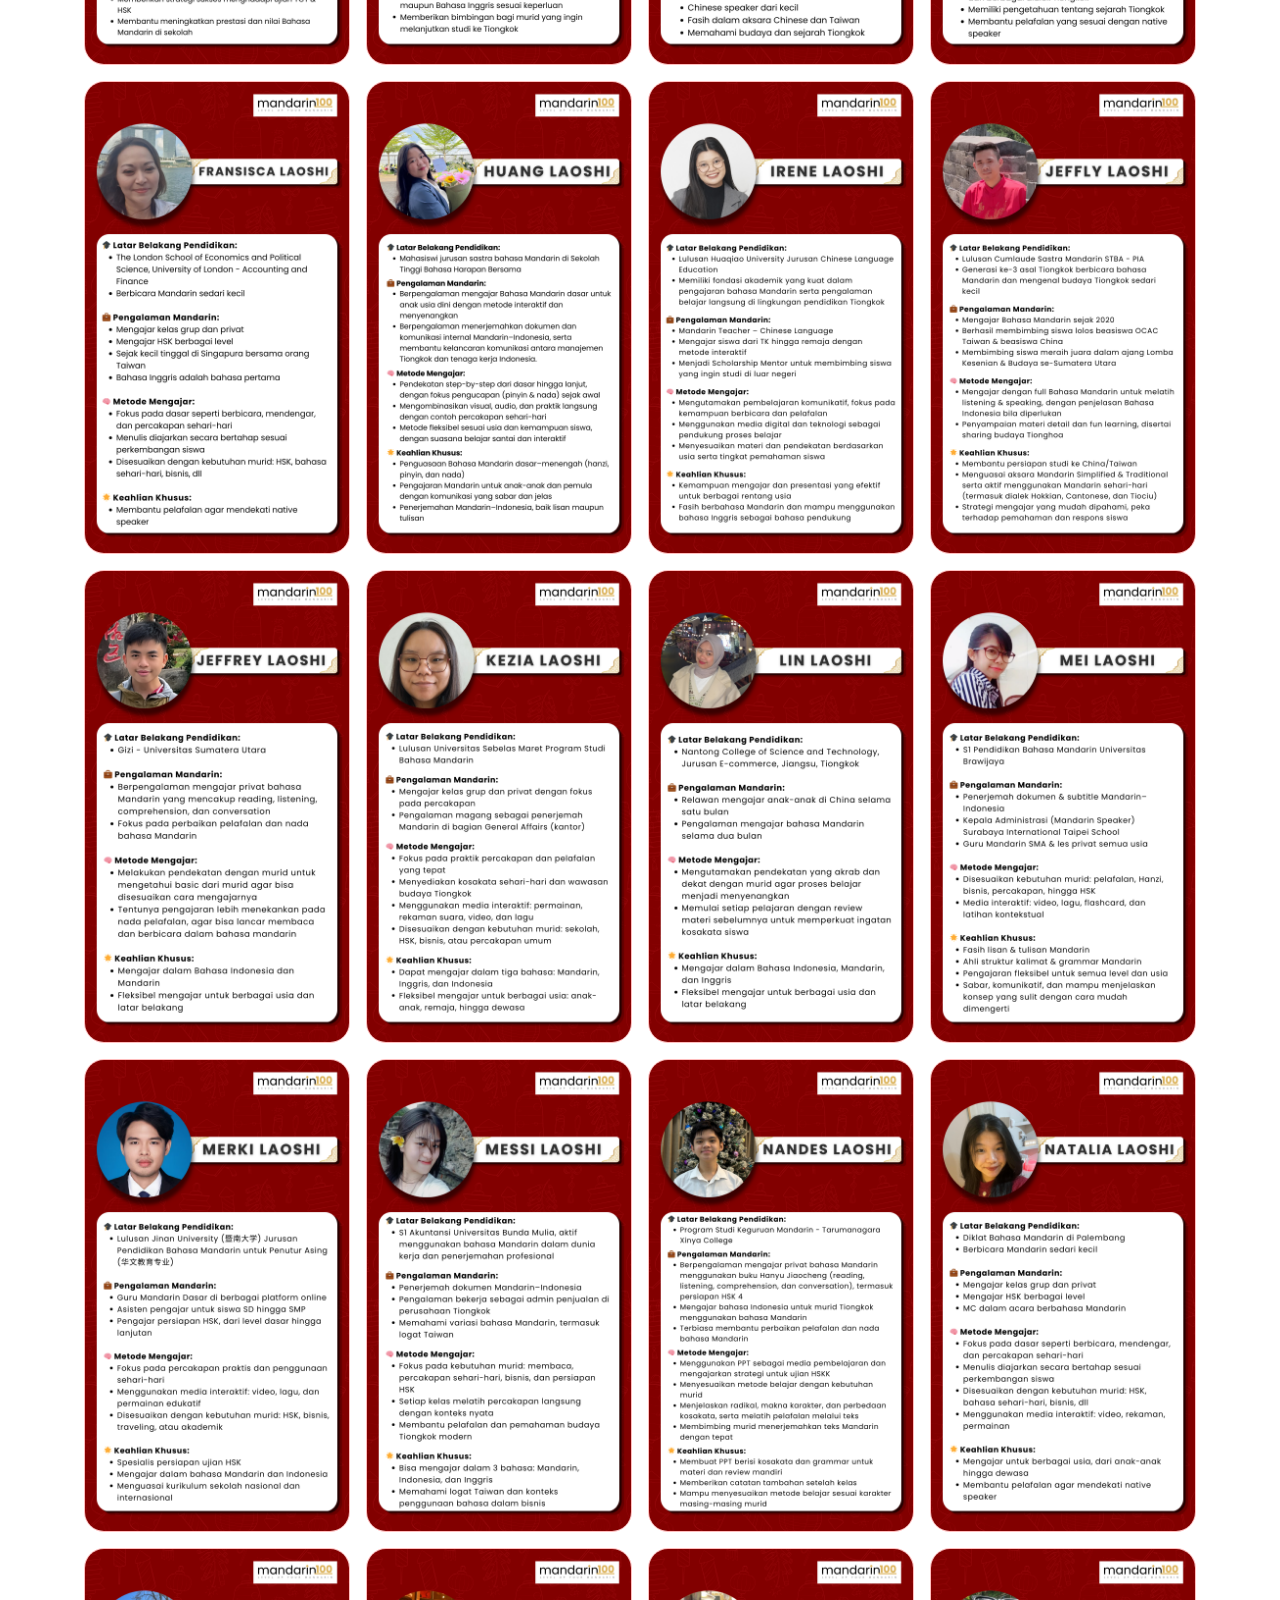
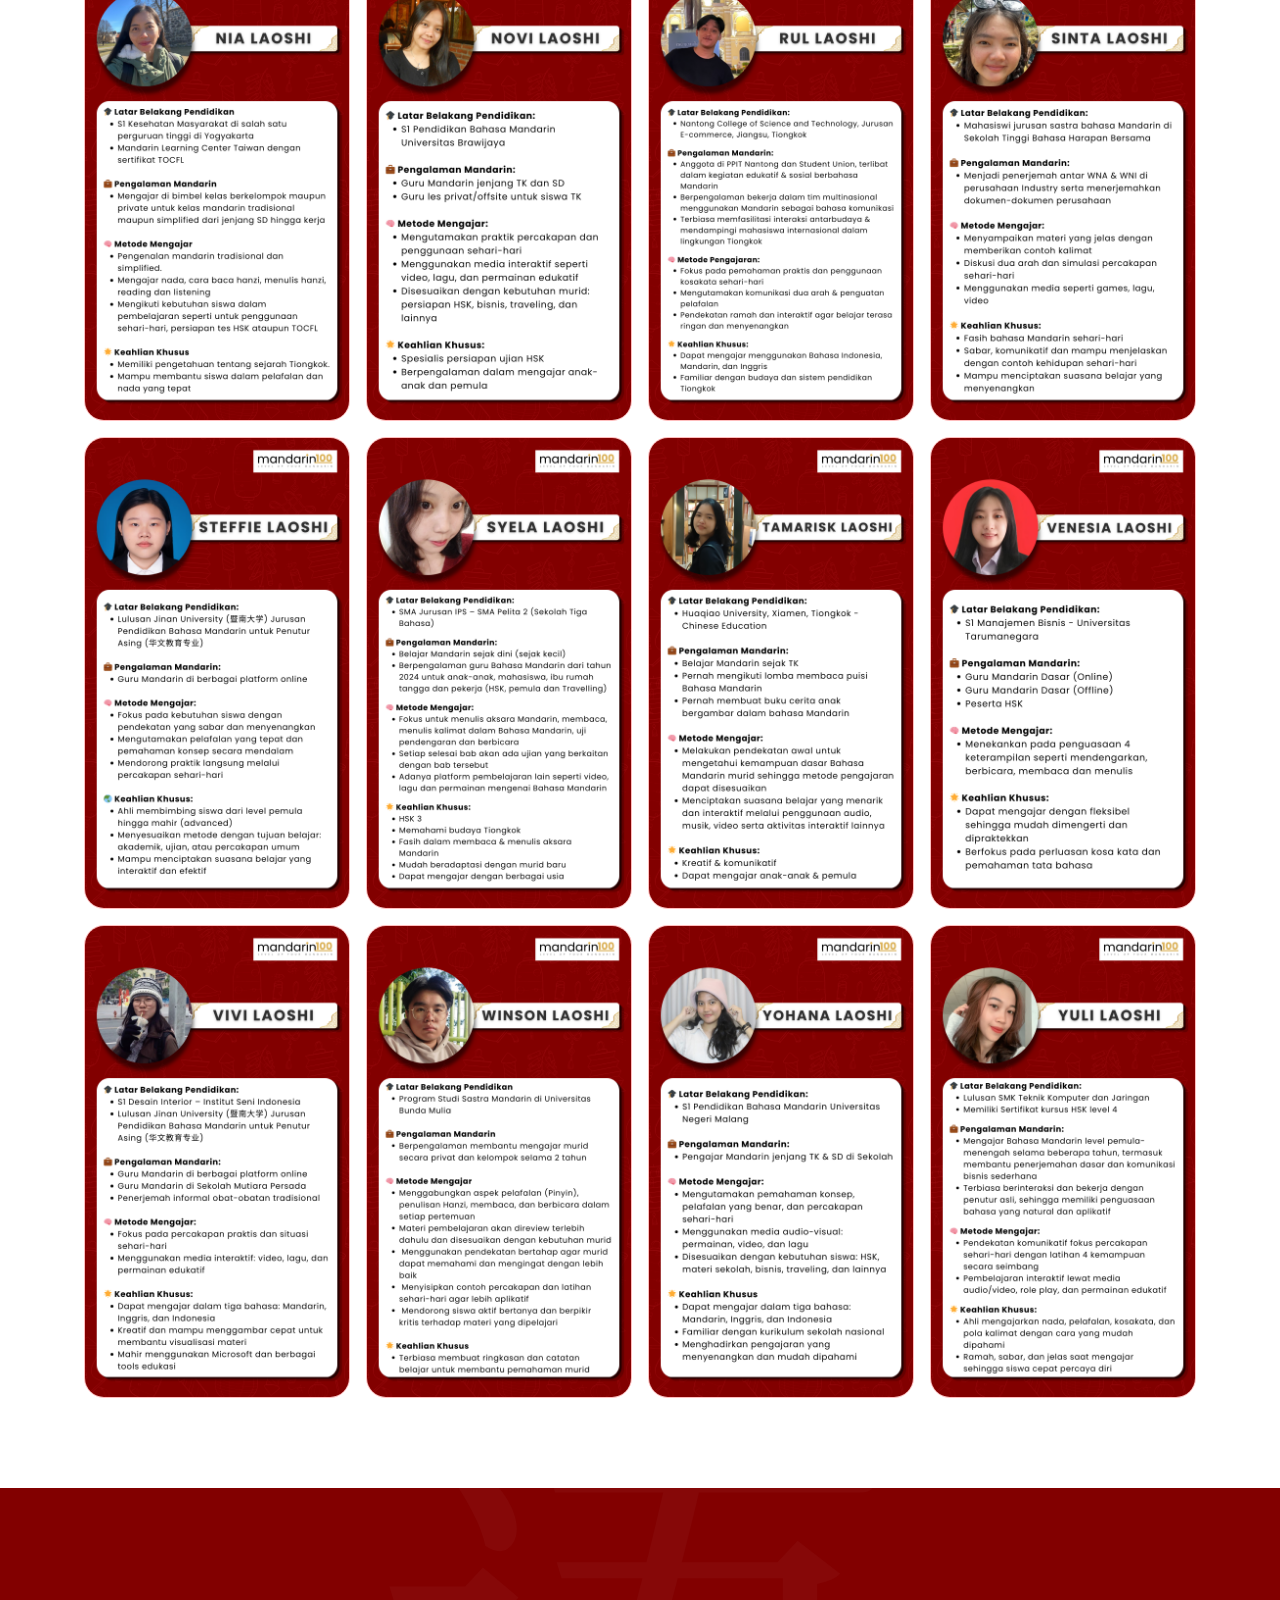
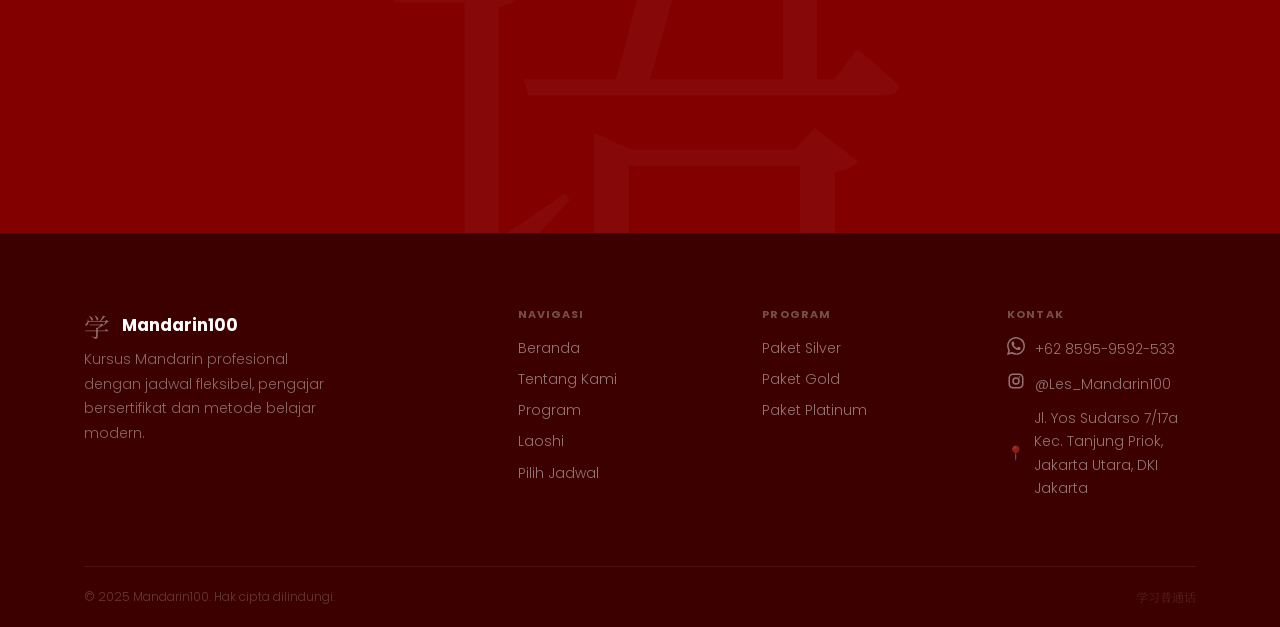
<file: guru.html>
<!DOCTYPE html>
<html lang="id">
<head>
  <meta charset="UTF-8" />
  <meta name="viewport" content="width=device-width, initial-scale=1.0" />
  <title>Tim Pengajar — Mandarin100</title>
  <meta name="description" content="Kenali tim pengajar profesional Mandarin100, bersertifikat dan lulusan terbaik dari China." />
  <link rel="preconnect" href="https://fonts.googleapis.com" />
  <link rel="preconnect" href="https://fonts.gstatic.com" crossorigin />
  <link href="https://fonts.googleapis.com/css2?family=Poppins:wght@300;400;500;600;700;800&family=Noto+Serif+SC:wght@400;700&display=swap" rel="stylesheet" />
  <link rel="stylesheet" href="assets/css/style.css" />
  <link rel="icon" type="image/png" href="assets/images/logop.png" />
</head>
<body>
<nav class="navbar transparent" id="navbar">
  <div class="nav-wrap">
    <a href="index.html" class="nav-logo">
      <img src="assets/images/logo.png" alt="Mandarin100" />
      <div class="nav-brand">
      </div>
    </a>
    <ul class="nav-links">
      <li><a href="index.html" class="nav-a">Beranda</a></li>
      <li><a href="tentang.html" class="nav-a">Tentang Kami</a></li>
      <li class="nav-item">
        <span class="nav-a-drop" id="navProgram">
          Program
          <svg class="drop-arrow" viewBox="0 0 20 20" fill="currentColor"><path fill-rule="evenodd" d="M5.293 7.293a1 1 0 011.414 0L10 10.586l3.293-3.293a1 1 0 111.414 1.414l-4 4a1 1 0 01-1.414 0l-4-4a1 1 0 010-1.414z"/></svg>
        </span>
        <div class="dropdown">
          <a href="program.html#private" class="drop-item">
            <div class="drop-icon" style="background:#FFF0F0;color:#820000"><img src="assets/images/emot/user.png" width="16"></div>
            <div><div class="drop-label">Kelas Private</div><div class="drop-sub">1 Murid · Perhatian Penuh</div></div>
          </a>
          <a href="program.html#small-group" class="drop-item">
            <div class="drop-icon" style="background:#FFF7ED;color:#b45309"> <img src="assets/images/emot/group.png" width="20"></div>
            <div><div class="drop-label">Small Group</div><div class="drop-sub">2–5 Murid · Interaktif</div></div>
          </a>
          <a href="program.html#group" class="drop-item">
            <div class="drop-icon" style="background:#F0FFF4;color:#16a34a"><img src="assets/images/emot/group2.png" width="18"></div>
            <div><div class="drop-label">Group</div><div class="drop-sub">6–10 Murid · Ekonomis</div></div>
          </a>
          <div style="height:1px;background:var(--line);margin:4px 8px"></div>
          <a href="program.html#intensif" class="drop-item">
            <div class="drop-icon" style="background:#FFF7ED;color:#b45309">
            <img src="assets/images/emot/fire.png" width="18">
            </div>
            <div><div class="drop-label">Kelas Intensif</div><div class="drop-sub">Belajar Lebih Cepat & Fokus</div></div>
          </a>
        </div>
      </li>
      <li><a href="guru.html" class="nav-a active">Laoshi</a></li>
      <li><a href="pilih-jadwal.html" class="nav-cta">Pilih Jadwal</a></li>
    </ul>
    <button class="hamburger" id="hamburger" aria-label="Menu"><span></span><span></span><span></span></button>
  </div>
</nav>
<div class="mob-menu" id="mobMenu">
  <a href="index.html" class="mob-a">Beranda</a>
  <a href="tentang.html" class="mob-a">Tentang Kami</a>
  <a href="program.html" class="mob-a">Program</a>
  <a href="guru.html" class="mob-a active">Laoshi</a>
  <a href="pilih-jadwal.html" class="mob-a">Pilih Jadwal</a>
</div>

<section class="page-hero" data-cn="师">
  <div class="container">
    <span class="ph-tag">Tim Pengajar</span>
    <h1 class="ph-h1">Laoshi Kami yang<br>Berdedikasi</h1>
    <p class="ph-p">Pengajar bersertifikat serta lulusan terbaik dari universitas ternama di China.</p>
  </div>
</section>

<section class="sec" id="profil-guru">
  <div class="container">
    <div class="fi" style="margin-bottom:48px">
      <div class="tag">Tim Pengajar</div>
      <h2 class="heading-lg" style="margin-top:12px">Pengajar <span>Berdedikasi</span> Kami</h2>
      <p class="body-sm" style="margin-top:12px;max-width:560px">Setiap pengajar kami dipilih secara ketat berdasarkan kompetensi bahasa, pengalaman mengajar, dan dedikasi terhadap kemajuan Murid.</p>
    </div>

    <!--
      ═══════════════════════════════════════════════════════
      CARA MENAMBAH FOTO GURU:
      1. Simpan foto profil guru (format portrait/vertikal)
         ke folder: assets/images/guru/
         Nama file contoh: huang-laoshi.jpg, mei-laoshi.jpg, dst.
      2. Duplikat blok <div class="gp-card"> di bawah.
      3. Ganti src="..." dengan path foto yang sesuai.
      Ukuran foto ideal: 540 × 960px (rasio 9:16, portrait)
      ═══════════════════════════════════════════════════════
    -->
    <div class="gp-grid">

<div class="gp-card"><img src="assets/images/guru/adela.png" alt="Adela Laoshi" class="gp-img" loading="lazy" onerror="this.parentElement.classList.add('gp-empty')" /><div class="gp-placeholder"><span class="gp-ph-icon">👩‍🏫</span><span class="gp-ph-name">Adela</span></div></div>

<div class="gp-card"><img src="assets/images/guru/artha.png" alt="Artha Laoshi" class="gp-img" loading="lazy" onerror="this.parentElement.classList.add('gp-empty')" /><div class="gp-placeholder"><span class="gp-ph-icon">👨‍🏫</span><span class="gp-ph-name">Artha</span></div></div>

<div class="gp-card"><img src="assets/images/guru/callysta.png" alt="Callysta Laoshi" class="gp-img" loading="lazy" onerror="this.parentElement.classList.add('gp-empty')" /><div class="gp-placeholder"><span class="gp-ph-icon">👩‍🏫</span><span class="gp-ph-name">Callysta</span></div></div>

<div class="gp-card"><img src="assets/images/guru/cecilia.png" alt="Cecilia Laoshi" class="gp-img" loading="lazy" onerror="this.parentElement.classList.add('gp-empty')" /><div class="gp-placeholder"><span class="gp-ph-icon">👩‍🏫</span><span class="gp-ph-name">Cecilia</span></div></div>

<div class="gp-card"><img src="assets/images/guru/celine.png" alt="Celine Laoshi" class="gp-img" loading="lazy" onerror="this.parentElement.classList.add('gp-empty')" /><div class="gp-placeholder"><span class="gp-ph-icon">👩‍🏫</span><span class="gp-ph-name">Celine</span></div></div>

<div class="gp-card"><img src="assets/images/guru/cila.png" alt="Cila Laoshi" class="gp-img" loading="lazy" onerror="this.parentElement.classList.add('gp-empty')" /><div class="gp-placeholder"><span class="gp-ph-icon">👩‍🏫</span><span class="gp-ph-name">Cila</span></div></div>

<div class="gp-card"><img src="assets/images/guru/dewi.png" alt="Dewi Laoshi" class="gp-img" loading="lazy" onerror="this.parentElement.classList.add('gp-empty')" /><div class="gp-placeholder"><span class="gp-ph-icon">👩‍🏫</span><span class="gp-ph-name">Dewi</span></div></div>

<div class="gp-card"><img src="assets/images/guru/elli.png" alt="Elli Laoshi" class="gp-img" loading="lazy" onerror="this.parentElement.classList.add('gp-empty')" /><div class="gp-placeholder"><span class="gp-ph-icon">👩‍🏫</span><span class="gp-ph-name">Elli</span></div></div>

<div class="gp-card"><img src="assets/images/guru/fransisca.png" alt="Francisca Laoshi" class="gp-img" loading="lazy" onerror="this.parentElement.classList.add('gp-empty')" /><div class="gp-placeholder"><span class="gp-ph-icon">👩‍🏫</span><span class="gp-ph-name">Francisca</span></div></div>

<div class="gp-card"><img src="assets/images/guru/huang.png" alt="Huang Laoshi" class="gp-img" loading="lazy" onerror="this.parentElement.classList.add('gp-empty')" /><div class="gp-placeholder"><span class="gp-ph-icon">👨‍🏫</span><span class="gp-ph-name">Huang</span></div></div>

<div class="gp-card"><img src="assets/images/guru/irene.png" alt="Irene Laoshi" class="gp-img" loading="lazy" onerror="this.parentElement.classList.add('gp-empty')" /><div class="gp-placeholder"><span class="gp-ph-icon">👩‍🏫</span><span class="gp-ph-name">Irene</span></div></div>

<div class="gp-card"><img src="assets/images/guru/jeffly.png" alt="Jeffly Laoshi" class="gp-img" loading="lazy" onerror="this.parentElement.classList.add('gp-empty')" /><div class="gp-placeholder"><span class="gp-ph-icon">👨‍🏫</span><span class="gp-ph-name">Jeffly</span></div></div>

<div class="gp-card"><img src="assets/images/guru/jeffrey.png" alt="Jeffrey Laoshi" class="gp-img" loading="lazy" onerror="this.parentElement.classList.add('gp-empty')" /><div class="gp-placeholder"><span class="gp-ph-icon">👨‍🏫</span><span class="gp-ph-name">Jeffrey</span></div></div>

<div class="gp-card"><img src="assets/images/guru/kezia.png" alt="Kezia Laoshi" class="gp-img" loading="lazy" onerror="this.parentElement.classList.add('gp-empty')" /><div class="gp-placeholder"><span class="gp-ph-icon">👩‍🏫</span><span class="gp-ph-name">Kezia</span></div></div>

<div class="gp-card"><img src="assets/images/guru/lin.png" alt="Lin Laoshi" class="gp-img" loading="lazy" onerror="this.parentElement.classList.add('gp-empty')" /><div class="gp-placeholder"><span class="gp-ph-icon">👨‍🏫</span><span class="gp-ph-name">Lin</span></div></div>

<div class="gp-card"><img src="assets/images/guru/mei.png" alt="Mei Laoshi" class="gp-img" loading="lazy" onerror="this.parentElement.classList.add('gp-empty')" /><div class="gp-placeholder"><span class="gp-ph-icon">👩‍🏫</span><span class="gp-ph-name">Mei</span></div></div>

<div class="gp-card"><img src="assets/images/guru/merki.png" alt="Merki Laoshi" class="gp-img" loading="lazy" onerror="this.parentElement.classList.add('gp-empty')" /><div class="gp-placeholder"><span class="gp-ph-icon">👨‍🏫</span><span class="gp-ph-name">Merki</span></div></div>

<div class="gp-card"><img src="assets/images/guru/messi.png" alt="Messi Laoshi" class="gp-img" loading="lazy" onerror="this.parentElement.classList.add('gp-empty')" /><div class="gp-placeholder"><span class="gp-ph-icon">👨‍🏫</span><span class="gp-ph-name">Messi</span></div></div>

<div class="gp-card"><img src="assets/images/guru/nandes.png" alt="Nandes Laoshi" class="gp-img" loading="lazy" onerror="this.parentElement.classList.add('gp-empty')" /><div class="gp-placeholder"><span class="gp-ph-icon">👩‍🏫</span><span class="gp-ph-name">Nandes</span></div></div>

<div class="gp-card"><img src="assets/images/guru/natalia.png" alt="Natalia Laoshi" class="gp-img" loading="lazy" onerror="this.parentElement.classList.add('gp-empty')" /><div class="gp-placeholder"><span class="gp-ph-icon">👩‍🏫</span><span class="gp-ph-name">Natalia</span></div></div>

<div class="gp-card"><img src="assets/images/guru/nia.png" alt="Nia Laoshi" class="gp-img" loading="lazy" onerror="this.parentElement.classList.add('gp-empty')" /><div class="gp-placeholder"><span class="gp-ph-icon">👩‍🏫</span><span class="gp-ph-name">Nia</span></div></div>

<div class="gp-card"><img src="assets/images/guru/novi.png" alt="Novi Laoshi" class="gp-img" loading="lazy" onerror="this.parentElement.classList.add('gp-empty')" /><div class="gp-placeholder"><span class="gp-ph-icon">👩‍🏫</span><span class="gp-ph-name">Novi</span></div></div>

<div class="gp-card"><img src="assets/images/guru/rul.png" alt="Rul Laoshi" class="gp-img" loading="lazy" onerror="this.parentElement.classList.add('gp-empty')" /><div class="gp-placeholder"><span class="gp-ph-icon">👨‍🏫</span><span class="gp-ph-name">Rul</span></div></div>

<div class="gp-card"><img src="assets/images/guru/sinta.png" alt="Sinta Laoshi" class="gp-img" loading="lazy" onerror="this.parentElement.classList.add('gp-empty')" /><div class="gp-placeholder"><span class="gp-ph-icon">👩‍🏫</span><span class="gp-ph-name">Sinta</span></div></div>

<div class="gp-card"><img src="assets/images/guru/steffie.png" alt="Steffie Laoshi" class="gp-img" loading="lazy" onerror="this.parentElement.classList.add('gp-empty')" /><div class="gp-placeholder"><span class="gp-ph-icon">👩‍🏫</span><span class="gp-ph-name">Steffie</span></div></div>

<div class="gp-card"><img src="assets/images/guru/syela.png" alt="Syela Laoshi" class="gp-img" loading="lazy" onerror="this.parentElement.classList.add('gp-empty')" /><div class="gp-placeholder"><span class="gp-ph-icon">👩‍🏫</span><span class="gp-ph-name">Syela</span></div></div>

<div class="gp-card"><img src="assets/images/guru/tamarisk.png" alt="Tamarisk Laoshi" class="gp-img" loading="lazy" onerror="this.parentElement.classList.add('gp-empty')" /><div class="gp-placeholder"><span class="gp-ph-icon">👩‍🏫</span><span class="gp-ph-name">Tamarisk</span></div></div>

<div class="gp-card"><img src="assets/images/guru/venesia.png" alt="Venesia Laoshi" class="gp-img" loading="lazy" onerror="this.parentElement.classList.add('gp-empty')" /><div class="gp-placeholder"><span class="gp-ph-icon">👩‍🏫</span><span class="gp-ph-name">Venesia</span></div></div>

<div class="gp-card"><img src="assets/images/guru/vivi.png" alt="Vivi Laoshi" class="gp-img" loading="lazy" onerror="this.parentElement.classList.add('gp-empty')" /><div class="gp-placeholder"><span class="gp-ph-icon">👩‍🏫</span><span class="gp-ph-name">Vivi</span></div></div>

<div class="gp-card"><img src="assets/images/guru/winson.png" alt="Winson Laoshi" class="gp-img" loading="lazy" onerror="this.parentElement.classList.add('gp-empty')" /><div class="gp-placeholder"><span class="gp-ph-icon">👨‍🏫</span><span class="gp-ph-name">Winson</span></div></div>

<div class="gp-card"><img src="assets/images/guru/yohana.png" alt="Yohana Laoshi" class="gp-img" loading="lazy" onerror="this.parentElement.classList.add('gp-empty')" /><div class="gp-placeholder"><span class="gp-ph-icon">👩‍🏫</span><span class="gp-ph-name">Yohana</span></div></div>

<div class="gp-card"><img src="assets/images/guru/yuli.png" alt="Yuli Laoshi" class="gp-img" loading="lazy" onerror="this.parentElement.classList.add('gp-empty')" /><div class="gp-placeholder"><span class="gp-ph-icon">👩‍🏫</span><span class="gp-ph-name">Yuli</span></div></div>
    </div><!-- /gp-grid -->
  </div>
</section>

<section class="cta-sec">
  <div class="container">
    <div class="cta-inner fi">
      <span class="cta-tag">Mulai Belajar</span>
      <h2 class="cta-h2">Pilih Laoshi &amp; <span>Jadwal</span> Anda</h2>
      <p class="cta-p">Temukan pengajar yang paling cocok dengan gaya belajar Anda dan mulai perjalanan Mandarin hari ini.</p>
      <a href="pilih-jadwal.html" class="btn btn-white" style="font-size:15px;padding:14px 36px">
        Pilih Jadwal Sekarang
        <svg width="14" height="14" fill="none" stroke="currentColor" stroke-width="2.5" viewBox="0 0 24 24"><path d="M5 12h14M12 5l7 7-7 7"/></svg>
      </a>
    </div>
  </div>
</section>

<footer class="footer">
  <div class="container">
    <div class="footer-grid">
      <div>
        <div class="footer-logo">
          <span class="f-logo-cn">学</span>
          <span class="f-logo-name">Mandarin100</span>
        </div>
        <p class="f-desc">Kursus Mandarin profesional dengan jadwal fleksibel, pengajar bersertifikat dan metode belajar modern.</p>
      </div>
      <div>
        <div class="f-col-h">Navigasi</div>
        <div class="f-links">
          <a href="index.html" class="f-link">Beranda</a>
          <a href="tentang.html" class="f-link">Tentang Kami</a>
          <a href="program.html" class="f-link">Program</a>
          <a href="guru.html" class="f-link">Laoshi</a>
          <a href="pilih-jadwal.html" class="f-link">Pilih Jadwal</a>
        </div>
      </div>
      <div>
        <div class="f-col-h">Program</div>
        <div class="f-links">
          <a href="program.html" class="f-link">Paket Silver</a>
          <a href="program.html" class="f-link">Paket Gold</a>
          <a href="program.html" class="f-link">Paket Platinum</a>
        </div>
      </div>
      <div>
        <div>
          <div class="f-col-h">Kontak</div>
          <a href="https://wa.me/6285959592533" class="f-contact" target="_blank">
            <span><svg width="18" height="18" fill="currentColor" viewBox="0 0 24 24"><path d="M20.52 3.48A11.94 11.94 0 0012.05 0C5.5 0 .17 5.33.17 11.88c0 2.1.55 4.15 1.6 5.95L0 24l6.33-1.66a11.9 11.9 0 005.72 1.45h.01c6.55 0 11.88-5.33 11.88-11.88 0-3.17-1.23-6.15-3.42-8.43zM12.06 21.5h-.01a9.9 9.9 0 01-5.05-1.39l-.36-.21-3.76.99 1-3.66-.24-.37a9.86 9.86 0 01-1.51-5.28C2.13 6.5 6.55 2.08 12.05 2.08c2.64 0 5.13 1.03 7 2.9a9.84 9.84 0 012.9 7c0 5.5-4.42 9.92-9.89 9.92zm5.42-7.4c-.3-.15-1.76-.87-2.03-.97-.27-.1-.47-.15-.67.15-.2.3-.77.97-.94 1.17-.17.2-.35.22-.64.07-.3-.15-1.26-.47-2.4-1.48-.88-.78-1.48-1.75-1.65-2.05-.17-.3-.02-.46.13-.61.13-.13.3-.35.45-.52.15-.17.2-.3.3-.5.1-.2.05-.37-.03-.52-.07-.15-.67-1.61-.91-2.21-.24-.58-.49-.5-.67-.51h-.57c-.2 0-.52.07-.79.37-.27.3-1.04 1.02-1.04 2.48 0 1.46 1.06 2.88 1.21 3.08.15.2 2.1 3.2 5.08 4.49.71.31 1.26.49 1.69.63.71.23 1.36.2 1.87.12.57-.09 1.76-.72 2.01-1.42.25-.7.25-1.29.18-1.42-.07-.12-.27-.2-.57-.35z"/></svg></span>
            +62 8595-9592-533
          </a>
          <a href="https://www.instagram.com/les_mandarin100/" class="f-contact" target="_blank">
            <span><svg width="18" height="18" fill="currentColor" viewBox="0 0 24 24"><path d="M7.75 2C4.678 2 2 4.678 2 7.75v8.5C2 19.322 4.678 22 7.75 22h8.5C19.322 22 22 19.322 22 16.25v-8.5C22 4.678 19.322 2 16.25 2h-8.5zm0 2h8.5C18.216 4 20 5.784 20 7.75v8.5c0 1.966-1.784 3.75-3.75 3.75h-8.5C5.784 20 4 18.216 4 16.25v-8.5C4 5.784 5.784 4 7.75 4zm8.75 1.5a1 1 0 100 2 1 1 0 000-2zM12 7a5 5 0 100 10 5 5 0 000-10zm0 2a3 3 0 110 6 3 3 0 010-6z"/></svg></span>
            @Les_Mandarin100
          </a>
          <div class="f-contact">
            <span>📍</span>
            Jl. Yos Sudarso 7/17a<br>
            Kec. Tanjung Priok, Jakarta Utara, DKI Jakarta
          </div>
        </div>
      </div>
    </div>
  </div>
  <div class="container"><div class="f-bottom"><span>© 2025 Mandarin100. Hak cipta dilindungi.</span><span class="f-cn">学习普通话</span></div></div>
</footer>

<div class="wa-float">
  <a href="https://wa.me/6285959592533?text=Halo%20Mandarin100%2C%20saya%20ingin%20bertanya%20tentang%20kursus%20Mandarin." class="wa-btn" target="_blank" rel="noopener" aria-label="Hubungi via WhatsApp">
    <svg class="wa-ico" viewBox="0 0 24 24"><path d="M17.472 14.382c-.297-.149-1.758-.867-2.03-.967-.273-.099-.471-.148-.67.15-.197.297-.767.966-.94 1.164-.173.199-.347.223-.644.075-.297-.15-1.255-.463-2.39-1.475-.883-.788-1.48-1.761-1.653-2.059-.173-.297-.018-.458.13-.606.134-.133.298-.347.446-.52.149-.174.198-.298.298-.497.099-.198.05-.371-.025-.52-.075-.149-.669-1.612-.916-2.207-.242-.579-.487-.5-.669-.51-.173-.008-.371-.01-.57-.01-.198 0-.52.074-.792.372-.272.297-1.04 1.016-1.04 2.479 0 1.462 1.065 2.875 1.213 3.074.149.198 2.096 3.2 5.077 4.487.709.306 1.262.489 1.694.625.712.227 1.36.195 1.871.118.571-.085 1.758-.719 2.006-1.413.248-.694.248-1.289.173-1.413-.074-.124-.272-.198-.57-.347m-5.421 7.403h-.004a9.87 9.87 0 01-5.031-1.378l-.361-.214-3.741.982.998-3.648-.235-.374a9.86 9.86 0 01-1.51-5.26c.001-5.45 4.436-9.884 9.888-9.884 2.64 0 5.122 1.03 6.988 2.898a9.825 9.825 0 012.893 6.994c-.003 5.45-4.437 9.884-9.885 9.884m8.413-18.297A11.815 11.815 0 0012.05 0C5.495 0 .16 5.335.157 11.892c0 2.096.547 4.142 1.588 5.945L.057 24l6.305-1.654a11.882 11.882 0 005.683 1.448h.005c6.554 0 11.89-5.335 11.893-11.893a11.821 11.821 0 00-3.48-8.413z"/></svg>
  </a>
  <span class="wa-tip">Hubungi Kami</span>
</div>
<script src="assets/js/script.js"></script>
</body>
</html>
</file>
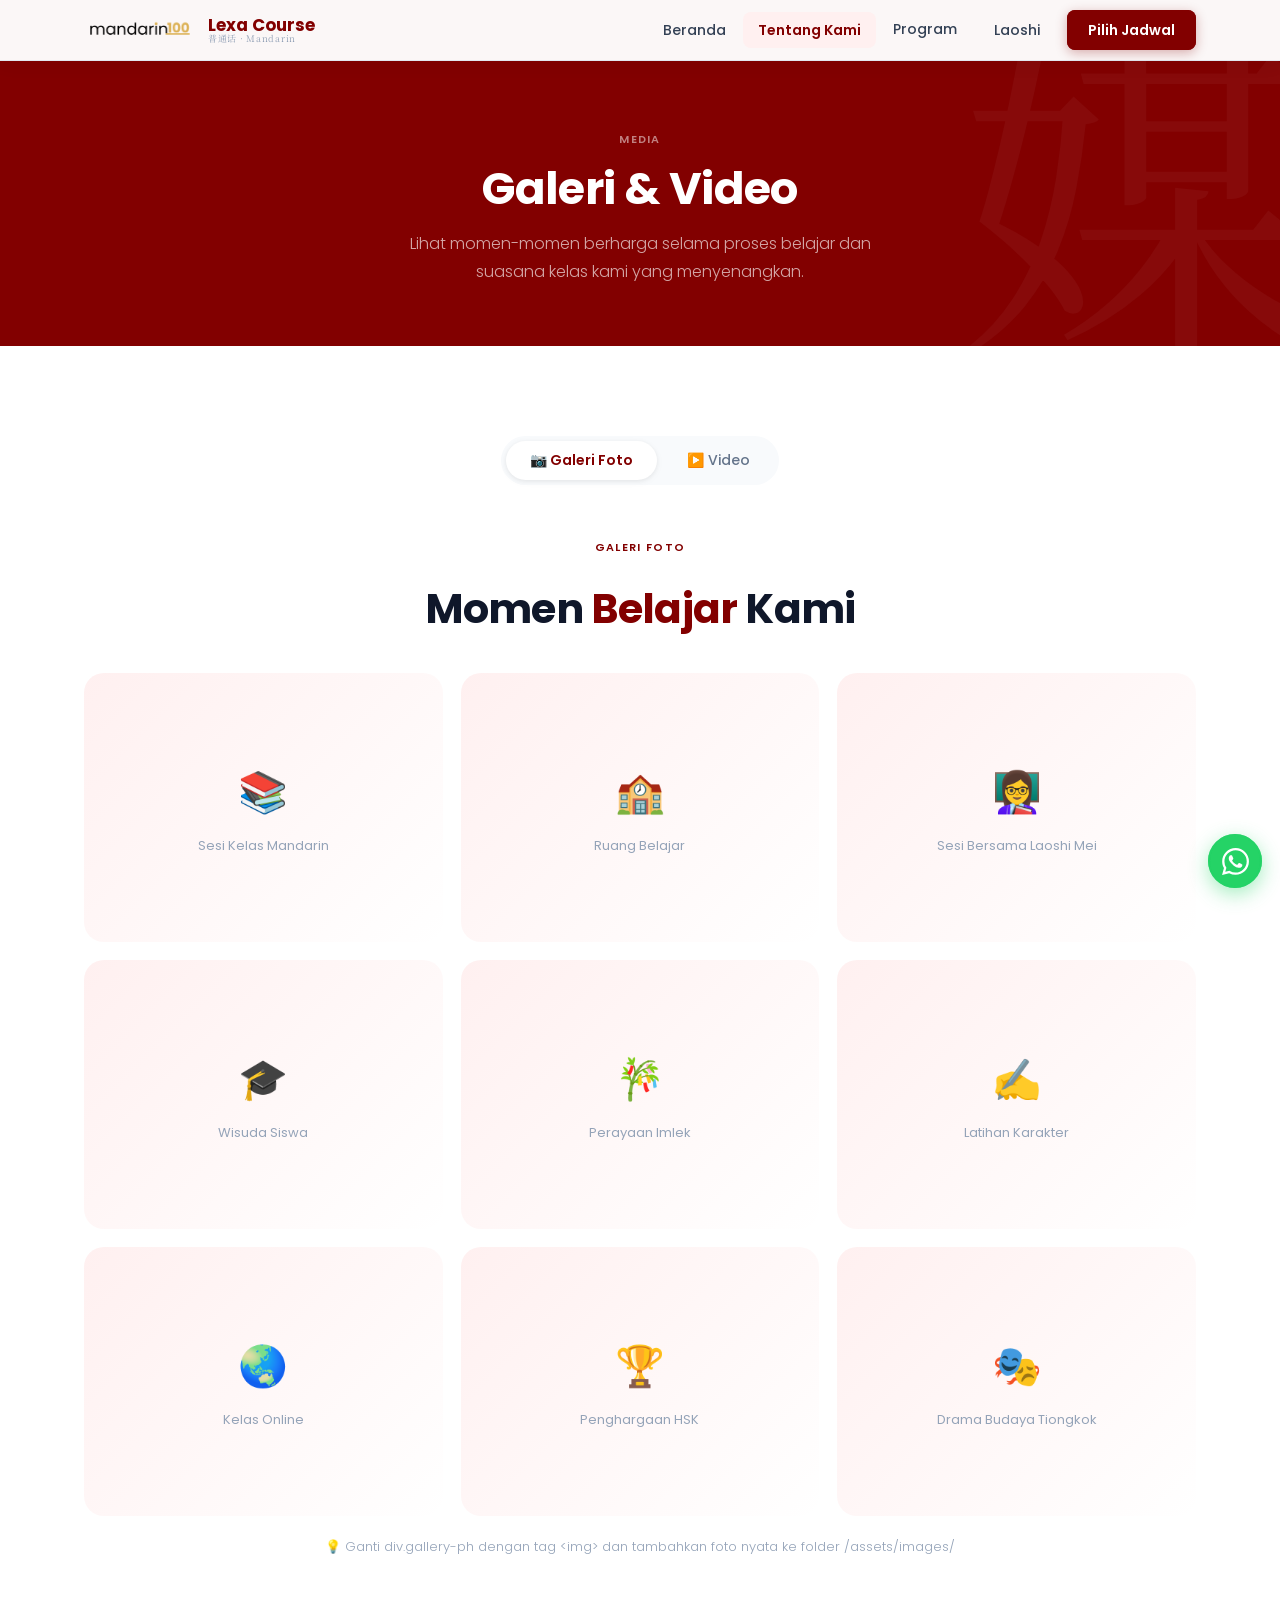
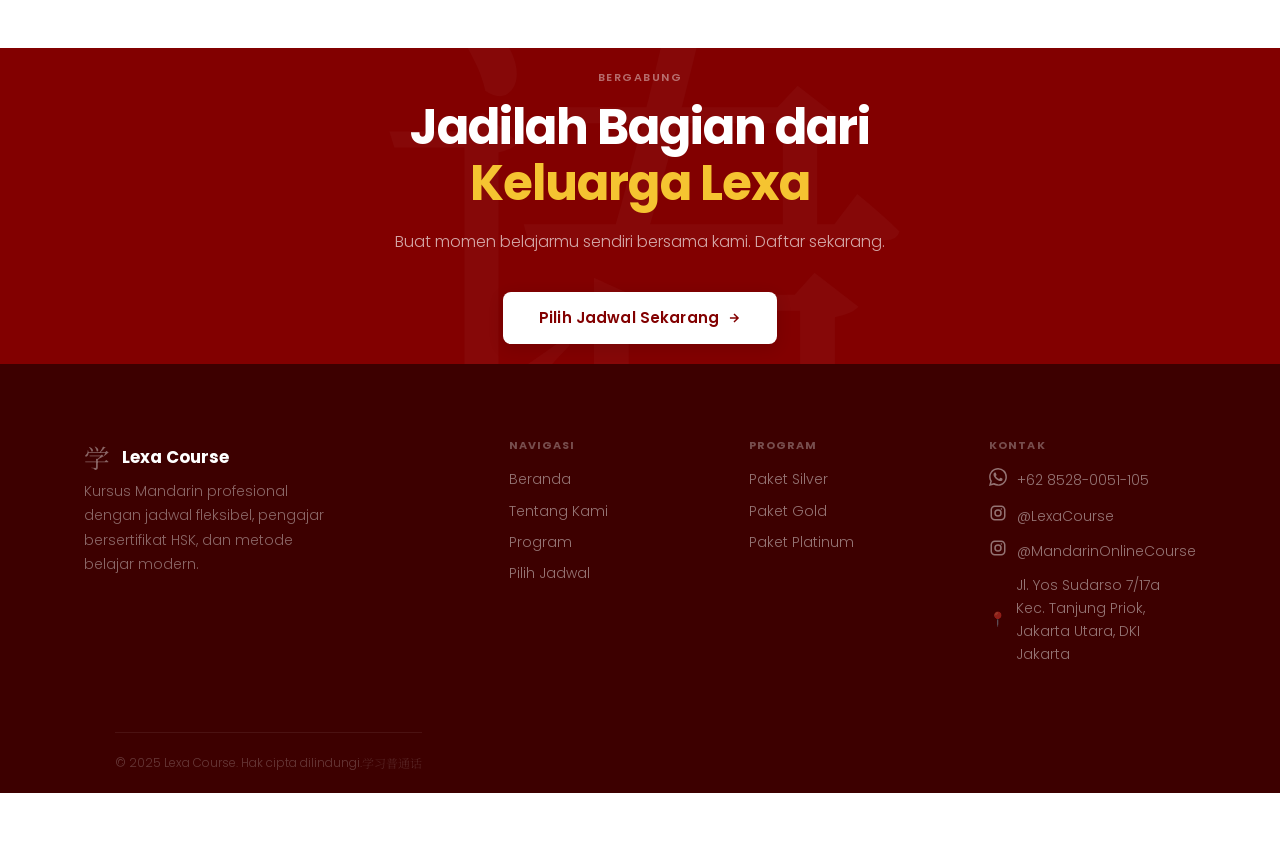
<file: media.html>
<!DOCTYPE html>
<html lang="id">
<head>
  <meta charset="UTF-8" />
  <meta name="viewport" content="width=device-width, initial-scale=1.0" />
  <title>Media — Lexa Course</title>
  <meta name="description" content="Galeri foto dan video kegiatan Lexa Course." />
  <link rel="preconnect" href="https://fonts.googleapis.com" />
  <link rel="preconnect" href="https://fonts.gstatic.com" crossorigin />
  <link href="https://fonts.googleapis.com/css2?family=Poppins:wght@300;400;500;600;700;800&family=Noto+Serif+SC:wght@400;700&display=swap" rel="stylesheet" />
  <link rel="stylesheet" href="assets/css/style.css" />
  <link rel="icon" type="image/png" href="assets/images/logop.png" />
</head>
<body>
<nav class="navbar transparent" id="navbar">
  <div class="nav-wrap">
    <a href="index.html" class="nav-logo">
      <img src="assets/images/logo.png" alt="Lexa Course" />
      <div class="nav-brand">
        <span class="nav-name">Lexa Course</span>
        <span class="nav-sub">普通话 · Mandarin</span>
      </div>
    </a>
    <ul class="nav-links">
      <li><a href="index.html" class="nav-a">Beranda</a></li>
      <li><a href="tentang.html" class="nav-a active">Tentang Kami</a></li>
      <li class="nav-item">
        <span class="nav-a-drop" id="navProgram">
          Program
          <svg class="drop-arrow" viewBox="0 0 20 20" fill="currentColor"><path fill-rule="evenodd" d="M5.293 7.293a1 1 0 011.414 0L10 10.586l3.293-3.293a1 1 0 111.414 1.414l-4 4a1 1 0 01-1.414 0l-4-4a1 1 0 010-1.414z"/></svg>
        </span>
        <div class="dropdown">
          <a href="program.html#private" class="drop-item">
            <div class="drop-icon" style="background:#FFF0F0;color:#820000">👤</div>
            <div><div class="drop-label">Kelas Private</div><div class="drop-sub">1 siswa · Perhatian penuh</div></div>
          </a>
          <a href="program.html#small-group" class="drop-item">
            <div class="drop-icon" style="background:#FFF7ED;color:#b45309">👥</div>
            <div><div class="drop-label">Small Group</div><div class="drop-sub">2–5 siswa · Interaktif</div></div>
          </a>
          <a href="program.html#group" class="drop-item">
            <div class="drop-icon" style="background:#F0FFF4;color:#16a34a">👨‍👩‍👧‍👦</div>
            <div><div class="drop-label">Group</div><div class="drop-sub">6–10 siswa · Ekonomis</div></div>
          </a>
          <div style="height:1px;background:var(--line);margin:4px 8px"></div>
          <a href="program.html#intensif" class="drop-item">
            <div class="drop-icon" style="background:#FFF7ED;color:#b45309">🔥</div>
            <div><div class="drop-label">Kelas Intensif</div><div class="drop-sub">Belajar lebih cepat & fokus</div></div>
          </a>
        </div>
      </li>
      <li><a href="guru.html" class="nav-a">Laoshi</a></li>
      <li><a href="pilih-jadwal.html" class="nav-cta">Pilih Jadwal</a></li>
    </ul>
    <button class="hamburger" id="hamburger" aria-label="Menu"><span></span><span></span><span></span></button>
  </div>
</nav>
<div class="mob-menu" id="mobMenu">
  <a href="index.html" class="mob-a">Beranda</a>
  <a href="tentang.html" class="mob-a active">Tentang Kami</a>
  <a href="program.html" class="mob-a">Program</a>
  <a href="guru.html" class="mob-a">Laoshi</a>
  <a href="pilih-jadwal.html" class="mob-a">Pilih Jadwal</a>
</div>

<section class="page-hero" data-cn="媒">
  <div class="container">
    <span class="ph-tag">Media</span>
    <h1 class="ph-h1">Galeri &amp; Video</h1>
    <p class="ph-p">Lihat momen-momen berharga selama proses belajar dan suasana kelas kami yang menyenangkan.</p>
  </div>
</section>
<section class="sec">
  <div class="container">
    <div class="tab-group fi">
      <button class="tab-btn on" onclick="switchTab('galeri',this)">📷 Galeri Foto</button>
      <button class="tab-btn" onclick="switchTab('video',this)">▶️ Video</button>
    </div>
    <div class="tab-content on" id="tab-galeri">
      <div class="tc-text" style="margin-bottom:36px">
        <div class="tag tag-center">Galeri Foto</div>
        <h2 class="heading-lg" style="margin-top:12px">Momen <span>Belajar</span> Kami</h2>
      </div>
      <div class="gallery-grid">
        <div class="gallery-item" onclick="openLightbox(this)"><div class="gallery-ph">📚<span>Sesi Kelas Mandarin</span></div><div class="gallery-ov">🔍</div></div>
        <div class="gallery-item" onclick="openLightbox(this)"><div class="gallery-ph">🏫<span>Ruang Belajar</span></div><div class="gallery-ov">🔍</div></div>
        <div class="gallery-item" onclick="openLightbox(this)"><div class="gallery-ph">👩‍🏫<span>Sesi Bersama Laoshi Mei</span></div><div class="gallery-ov">🔍</div></div>
        <div class="gallery-item" onclick="openLightbox(this)"><div class="gallery-ph">🎓<span>Wisuda Siswa</span></div><div class="gallery-ov">🔍</div></div>
        <div class="gallery-item" onclick="openLightbox(this)"><div class="gallery-ph">🎋<span>Perayaan Imlek</span></div><div class="gallery-ov">🔍</div></div>
        <div class="gallery-item" onclick="openLightbox(this)"><div class="gallery-ph">✍️<span>Latihan Karakter</span></div><div class="gallery-ov">🔍</div></div>
        <div class="gallery-item" onclick="openLightbox(this)"><div class="gallery-ph">🌏<span>Kelas Online</span></div><div class="gallery-ov">🔍</div></div>
        <div class="gallery-item" onclick="openLightbox(this)"><div class="gallery-ph">🏆<span>Penghargaan HSK</span></div><div class="gallery-ov">🔍</div></div>
        <div class="gallery-item" onclick="openLightbox(this)"><div class="gallery-ph">🎭<span>Drama Budaya Tiongkok</span></div><div class="gallery-ov">🔍</div></div>
      </div>
      <p style="text-align:center;color:var(--ink-4);font-size:13px;font-weight:300;margin-top:20px">💡 Ganti div.gallery-ph dengan tag &lt;img&gt; dan tambahkan foto nyata ke folder /assets/images/</p>
    </div>
    <div class="tab-content" id="tab-video">
      <div class="tc-text" style="margin-bottom:36px">
        <div class="tag tag-center">Video</div>
        <h2 class="heading-lg" style="margin-top:12px">Video <span>Pembelajaran</span></h2>
      </div>
      <div class="video-grid">
        <div class="video-card"><div class="video-embed"><iframe src="https://youtu.be/TamMF4aZvgQ?si=KOPOTV2o-dl3MtCU" title="Pengenalan Lexa Course" allow="accelerometer;autoplay;clipboard-write;encrypted-media;gyroscope;picture-in-picture" allowfullscreen loading="lazy"></iframe></div><div class="video-info"><div class="video-title">Kid Conversation in Chinese</div><div class="video-desc">Kenali metode belajar kami yang unik dan efektif</div></div></div>
        <div class="video-card"><div class="video-embed"><iframe src="https://youtube.com/shorts/tz92c3PjV7o?si=42gaPiL1O8DeBqFa" title="Tips Belajar Mandarin" allow="accelerometer;autoplay;clipboard-write;encrypted-media;gyroscope;picture-in-picture" allowfullscreen loading="lazy"></iframe></div><div class="video-info"><div class="video-title">Belajar Bahasa Mandarin Online di Lexa Course</div><div class="video-desc">Bergabung bersama kami untuk mempercepat kemajuan belajar</div></div></div>

      </div>
      <p style="text-align:center;color:var(--ink-4);font-size:13px;font-weight:300;margin-top:20px">💡 Ganti ID video YouTube (dQw4w9WgXcQ) dengan ID video Anda yang sebenarnya</p>
    </div>
  </div>
</section>
<div id="lightbox" style="display:none;position:fixed;inset:0;background:rgba(0,0,0,0.9);z-index:2000;align-items:center;justify-content:center;cursor:pointer" onclick="closeLightbox()">
  <button style="position:fixed;top:20px;right:20px;background:rgba(255,255,255,0.1);border:none;color:#fff;width:44px;height:44px;border-radius:50%;font-size:1.2rem;cursor:pointer" onclick="closeLightbox()">✕</button>
  <div style="text-align:center;color:#fff;font-size:4rem">🖼️<br><span style="font-size:14px;opacity:0.5;display:block;margin-top:12px;font-weight:300">Tambahkan foto nyata ke galeri</span></div>
</div>
<script>
function openLightbox(){const el=document.getElementById('lightbox');if(el){el.style.display='flex';document.body.style.overflow='hidden';}}
function closeLightbox(){const el=document.getElementById('lightbox');if(el){el.style.display='none';document.body.style.overflow='';}}
</script>
<section class="cta-sec">
  <div class="container">
    <div class="cta-inner fi">
      <span class="cta-tag">Bergabung</span>
      <h2 class="cta-h2">Jadilah Bagian dari <span>Keluarga Lexa</span></h2>
      <p class="cta-p">Buat momen belajarmu sendiri bersama kami. Daftar sekarang.</p>
      <a href="pilih-jadwal.html" class="btn btn-white" style="font-size:15px;padding:14px 36px">
        Pilih Jadwal Sekarang
        <svg width="14" height="14" fill="none" stroke="currentColor" stroke-width="2.5" viewBox="0 0 24 24"><path d="M5 12h14M12 5l7 7-7 7"/></svg>
      </a>
    </div>
  </div>
</section>
<footer class="footer">
  <div class="container">
    <div class="footer-grid">
      <div>
        <div class="footer-logo">
          <span class="f-logo-cn">学</span>
          <span class="f-logo-name">Lexa Course</span>
        </div>
        <p class="f-desc">Kursus Mandarin profesional dengan jadwal fleksibel, pengajar bersertifikat HSK, dan metode belajar modern.</p>
      
      </div>
      <div>
        <div class="f-col-h">Navigasi</div>
        <div class="f-links">
          <a href="index.html" class="f-link">Beranda</a>
          <a href="tentang.html" class="f-link">Tentang Kami</a>
          <a href="program.html" class="f-link">Program</a>
          <a href="pilih-jadwal.html" class="f-link">Pilih Jadwal</a>
        </div>
      </div>
      <div>
        <div class="f-col-h">Program</div>
        <div class="f-links">
          <a href="program.html" class="f-link">Paket Silver</a>
          <a href="program.html" class="f-link">Paket Gold</a>
          <a href="program.html" class="f-link">Paket Platinum</a>
        </div>
      </div>
      <div>
        <div>
  <div class="f-col-h">Kontak</div>

  <a href="https://wa.me/6285280051105" class="f-contact" target="_blank">
  <span>
    <svg width="18" height="18" fill="currentColor" viewBox="0 0 24 24">
      <path d="M20.52 3.48A11.94 11.94 0 0012.05 0C5.5 0 .17 5.33.17 11.88c0 2.1.55 4.15 1.6 5.95L0 24l6.33-1.66a11.9 11.9 0 005.72 1.45h.01c6.55 0 11.88-5.33 11.88-11.88 0-3.17-1.23-6.15-3.42-8.43zM12.06 21.5h-.01a9.9 9.9 0 01-5.05-1.39l-.36-.21-3.76.99 1-3.66-.24-.37a9.86 9.86 0 01-1.51-5.28C2.13 6.5 6.55 2.08 12.05 2.08c2.64 0 5.13 1.03 7 2.9a9.84 9.84 0 012.9 7c0 5.5-4.42 9.92-9.89 9.92zm5.42-7.4c-.3-.15-1.76-.87-2.03-.97-.27-.1-.47-.15-.67.15-.2.3-.77.97-.94 1.17-.17.2-.35.22-.64.07-.3-.15-1.26-.47-2.4-1.48-.88-.78-1.48-1.75-1.65-2.05-.17-.3-.02-.46.13-.61.13-.13.3-.35.45-.52.15-.17.2-.3.3-.5.1-.2.05-.37-.03-.52-.07-.15-.67-1.61-.91-2.21-.24-.58-.49-.5-.67-.51h-.57c-.2 0-.52.07-.79.37-.27.3-1.04 1.02-1.04 2.48 0 1.46 1.06 2.88 1.21 3.08.15.2 2.1 3.2 5.08 4.49.71.31 1.26.49 1.69.63.71.23 1.36.2 1.87.12.57-.09 1.76-.72 2.01-1.42.25-.7.25-1.29.18-1.42-.07-.12-.27-.2-.57-.35z"/>
    </svg>
  </span>
  +62 8528-0051-105
</a>

  <!-- Instagram -->
  <a href="https://www.instagram.com/lexa_course/" class="f-contact" target="_blank">
    <span>
      <svg width="18" height="18" fill="currentColor" viewBox="0 0 24 24">
        <path d="M7.75 2C4.678 2 2 4.678 2 7.75v8.5C2 19.322 4.678 22 7.75 22h8.5C19.322 22 22 19.322 22 16.25v-8.5C22 4.678 19.322 2 16.25 2h-8.5zm0 2h8.5C18.216 4 20 5.784 20 7.75v8.5c0 1.966-1.784 3.75-3.75 3.75h-8.5C5.784 20 4 18.216 4 16.25v-8.5C4 5.784 5.784 4 7.75 4zm8.75 1.5a1 1 0 100 2 1 1 0 000-2zM12 7a5 5 0 100 10 5 5 0 000-10zm0 2a3 3 0 110 6 3 3 0 010-6z"/>
      </svg>
    </span>
    @LexaCourse
  </a>

  <!-- Instagram -->
  <a href="https://www.instagram.com/mandarinonlinecourse/" class="f-contact" target="_blank">
    <span>
      <svg width="18" height="18" fill="currentColor" viewBox="0 0 24 24">
        <path d="M7.75 2C4.678 2 2 4.678 2 7.75v8.5C2 19.322 4.678 22 7.75 22h8.5C19.322 22 22 19.322 22 16.25v-8.5C22 4.678 19.322 2 16.25 2h-8.5zm0 2h8.5C18.216 4 20 5.784 20 7.75v8.5c0 1.966-1.784 3.75-3.75 3.75h-8.5C5.784 20 4 18.216 4 16.25v-8.5C4 5.784 5.784 4 7.75 4zm8.75 1.5a1 1 0 100 2 1 1 0 000-2zM12 7a5 5 0 100 10 5 5 0 000-10zm0 2a3 3 0 110 6 3 3 0 010-6z"/>
      </svg>
    </span>
    @MandarinOnlineCourse
  </a> 

  <div class="f-contact">
    <span>📍</span>
    Jl. Yos Sudarso 7/17a<br>
    Kec. Tanjung Priok, Jakarta Utara, DKI Jakarta
  </div>
</div>
  </div>
  <div class="container"><div class="f-bottom"><span>© 2025 Lexa Course. Hak cipta dilindungi.</span><span class="f-cn">学习普通话</span></div></div>
</footer>
<!-- WhatsApp Float -->
<div class="wa-float">
  <a href="https://wa.me/6285280051105?text=Halo%20Lexa%20Course%2C%20saya%20ingin%20bertanya%20tentang%20kursus%20Mandarin." class="wa-btn" target="_blank" rel="noopener" aria-label="Hubungi via WhatsApp">
    <svg class="wa-ico" viewBox="0 0 24 24"><path d="M17.472 14.382c-.297-.149-1.758-.867-2.03-.967-.273-.099-.471-.148-.67.15-.197.297-.767.966-.94 1.164-.173.199-.347.223-.644.075-.297-.15-1.255-.463-2.39-1.475-.883-.788-1.48-1.761-1.653-2.059-.173-.297-.018-.458.13-.606.134-.133.298-.347.446-.52.149-.174.198-.298.298-.497.099-.198.05-.371-.025-.52-.075-.149-.669-1.612-.916-2.207-.242-.579-.487-.5-.669-.51-.173-.008-.371-.01-.57-.01-.198 0-.52.074-.792.372-.272.297-1.04 1.016-1.04 2.479 0 1.462 1.065 2.875 1.213 3.074.149.198 2.096 3.2 5.077 4.487.709.306 1.262.489 1.694.625.712.227 1.36.195 1.871.118.571-.085 1.758-.719 2.006-1.413.248-.694.248-1.289.173-1.413-.074-.124-.272-.198-.57-.347m-5.421 7.403h-.004a9.87 9.87 0 01-5.031-1.378l-.361-.214-3.741.982.998-3.648-.235-.374a9.86 9.86 0 01-1.51-5.26c.001-5.45 4.436-9.884 9.888-9.884 2.64 0 5.122 1.03 6.988 2.898a9.825 9.825 0 012.893 6.994c-.003 5.45-4.437 9.884-9.885 9.884m8.413-18.297A11.815 11.815 0 0012.05 0C5.495 0 .16 5.335.157 11.892c0 2.096.547 4.142 1.588 5.945L.057 24l6.305-1.654a11.882 11.882 0 005.683 1.448h.005c6.554 0 11.89-5.335 11.893-11.893a11.821 11.821 0 00-3.48-8.413z"/></svg>
  </a>
  <span class="wa-tip">Hubungi Kami</span>
</div>
<button class="back-top" id="backTop" aria-label="Kembali ke atas">↑</button>
<script src="assets/js/script.js"></script>
</body>
</html>
</file>
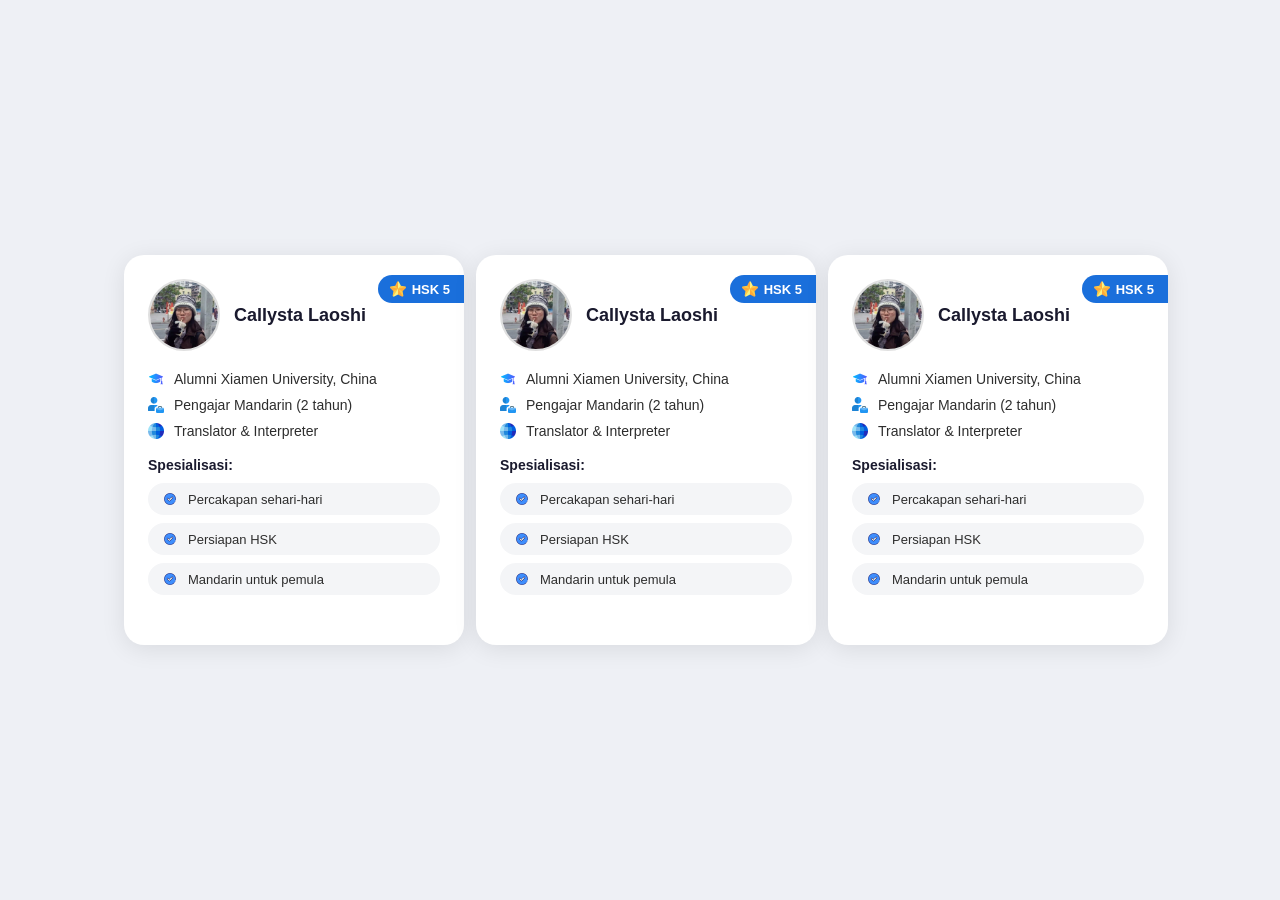
<file: percobaan.html>
<!DOCTYPE html>
<html lang="id">
<head>
  <meta charset="UTF-8">
  <meta name="viewport" content="width=device-width, initial-scale=1.0">
  <title>Callysta Laoshi - Profile Card</title>
  <style>
    * { box-sizing: border-box; margin: 0; padding: 0; }
    body {
      font-family: 'Segoe UI', Arial, sans-serif;
      background: #eef0f5;
      min-height: 100vh;
      display: flex;
      justify-content: center;
      align-items: center;
      padding: 2rem 1rem;
    }
    .card {
      background: #fff;
      border-radius: 20px;
      padding: 1.5rem 1.5rem 1.75rem;
      width: 100%;
      max-width: 340px;
      box-shadow: 0 4px 24px rgba(0,0,0,0.09);
      position: relative;
      margin-left: 12px;
    }
    .badge {
      position: absolute;
      top: 0; right: 0;
      background: #1a6fdb;
      color: #fff;
      font-size: 13px;
      font-weight: 600;
      padding: 6px 14px 6px 12px;
      border-radius: 20px 0px 0px 20px;
      display: flex;
      align-items: center;
      gap: 6px;
      margin-top: 20px;
    }
    .header {
      display: flex;
      align-items: center;
      gap: 14px;
      margin-bottom: 20px;
    }
    .avatar {
      width: 72px;
      height: 72px;
      border-radius: 50%;
      overflow: hidden;
      flex-shrink: 0;
      border: 2px solid #e0e0e0;
      background: #ccc;
    }
    .avatar img {
      width: 100%;
      height: 100%;
      object-fit: cover;
    }
    .name {
      font-size: 18px;
      font-weight: 700;
      color: #1a1a2e;
    }
    .info-list {
      display: flex;
      flex-direction: column;
      gap: 10px;
      margin-bottom: 18px;
    }
    .info-item {
      display: flex;
      align-items: center;
      gap: 10px;
    }
    .info-item .icon {
      font-size: 18px;
      width: 22px;
      text-align: center;
    }
    .info-item span {
      font-size: 14px;
      color: #2d2d2d;
    }
    .spesialisasi-label {
      font-size: 14px;
      font-weight: 700;
      color: #1a1a2e;
      margin-bottom: 10px;
    }
    .pill-list {
      display: flex;
      flex-direction: column;
      gap: 8px;
      margin-bottom: 22px;
    }
    .pill {
      display: flex;
      align-items: center;
      gap: 10px;
      background: #f4f5f7;
      border-radius: 50px;
      padding: 8px 14px;
    }
    .pill .icon {
      font-size: 16px;
    }
    .pill span {
      font-size: 13px;
      color: #2d2d2d;
    }
    .btn {
      width: 100%;
      background: #1a6fdb;
      color: #fff;
      border: none;
      border-radius: 50px;
      padding: 13px 0;
      font-size: 15px;
      font-weight: 600;
      cursor: pointer;
      display: flex;
      align-items: center;
      justify-content: center;
      gap: 8px;
    }
    .btn:hover {
      background: #1558b0;
    }
  </style>
</head>
<body>
  <div class="card">

    <!-- Badge HSK -->
    <div class="badge">
      <img src="assets/images/emot/star.png" width="16"> HSK 5
    </div>

    <!-- Header -->
    <div class="header">
      <div class="avatar">
        <!-- Ganti src dengan path foto asli jika ada -->
        <img src="assets/images/vivi.png" alt="Callysta Laoshi">
      </div>
      <div>
        <p class="name">Callysta Laoshi</p>
      </div>
    </div>

    <!-- Info -->
    <div class="info-list">
      <div class="info-item">
        <img src="assets/images/emot/graduation-hat.png" width="16">
        <span>Alumni Xiamen University, China</span>
      </div>
      <div class="info-item">
         <img src="assets/images/emot/employee.png" width="16">
        <span>Pengajar Mandarin (2 tahun)</span>
      </div>
      <div class="info-item">
        <img src="assets/images/emot/global.png" width="16">
        <span>Translator &amp; Interpreter</span>
      </div>
    </div>

    <!-- Spesialisasi -->
    <p class="spesialisasi-label">Spesialisasi:</p>
    <div class="pill-list">
      <div class="pill">
        <img src="assets/images/emot/checklist.png" width="16">
        <span>Percakapan sehari-hari</span>
      </div>
      <div class="pill">
         <img src="assets/images/emot/checklist.png" width="16">
        <span>Persiapan HSK</span>
      </div>
      <div class="pill">
         <img src="assets/images/emot/checklist.png" width="16">
        <span>Mandarin untuk pemula</span>
      </div>
    </div>

    <!-- Button
    <button class="btn">
      Lihat Profil <span>▶</span>
    </button>
-->
  </div>
  <div class="card">

    <!-- Badge HSK -->
    <div class="badge">
      <img src="assets/images/emot/star.png" width="16"> HSK 5
    </div>

    <!-- Header -->
    <div class="header">
      <div class="avatar">
        <!-- Ganti src dengan path foto asli jika ada -->
        <img src="assets/images/vivi.png" alt="Callysta Laoshi">
      </div>
      <div>
        <p class="name">Callysta Laoshi</p>
      </div>
    </div>

    <!-- Info -->
    <div class="info-list">
      <div class="info-item">
        <img src="assets/images/emot/graduation-hat.png" width="16">
        <span>Alumni Xiamen University, China</span>
      </div>
      <div class="info-item">
         <img src="assets/images/emot/employee.png" width="16">
        <span>Pengajar Mandarin (2 tahun)</span>
      </div>
      <div class="info-item">
        <img src="assets/images/emot/global.png" width="16">
        <span>Translator &amp; Interpreter</span>
      </div>
    </div>

    <!-- Spesialisasi -->
    <p class="spesialisasi-label">Spesialisasi:</p>
    <div class="pill-list">
      <div class="pill">
        <img src="assets/images/emot/checklist.png" width="16">
        <span>Percakapan sehari-hari</span>
      </div>
      <div class="pill">
         <img src="assets/images/emot/checklist.png" width="16">
        <span>Persiapan HSK</span>
      </div>
      <div class="pill">
         <img src="assets/images/emot/checklist.png" width="16">
        <span>Mandarin untuk pemula</span>
      </div>
    </div>

    <!-- Button
    <button class="btn">
      Lihat Profil <span>▶</span>
    </button>
-->
  </div>
  <div class="card">

    <!-- Badge HSK -->
    <div class="badge">
      <img src="assets/images/emot/star.png" width="16"> HSK 5
    </div>

    <!-- Header -->
    <div class="header">
      <div class="avatar">
        <!-- Ganti src dengan path foto asli jika ada -->
        <img src="assets/images/vivi.png" alt="Callysta Laoshi">
      </div>
      <div>
        <p class="name">Callysta Laoshi</p>
      </div>
    </div>

    <!-- Info -->
    <div class="info-list">
      <div class="info-item">
        <img src="assets/images/emot/graduation-hat.png" width="16">
        <span>Alumni Xiamen University, China</span>
      </div>
      <div class="info-item">
         <img src="assets/images/emot/employee.png" width="16">
        <span>Pengajar Mandarin (2 tahun)</span>
      </div>
      <div class="info-item">
        <img src="assets/images/emot/global.png" width="16">
        <span>Translator &amp; Interpreter</span>
      </div>
    </div>

    <!-- Spesialisasi -->
    <p class="spesialisasi-label">Spesialisasi:</p>
    <div class="pill-list">
      <div class="pill">
        <img src="assets/images/emot/checklist.png" width="16">
        <span>Percakapan sehari-hari</span>
      </div>
      <div class="pill">
         <img src="assets/images/emot/checklist.png" width="16">
        <span>Persiapan HSK</span>
      </div>
      <div class="pill">
         <img src="assets/images/emot/checklist.png" width="16">
        <span>Mandarin untuk pemula</span>
      </div>
    </div>

    <!-- Button
    <button class="btn">
      Lihat Profil <span>▶</span>
    </button>
-->
  </div>
</body>
</html>
</file>
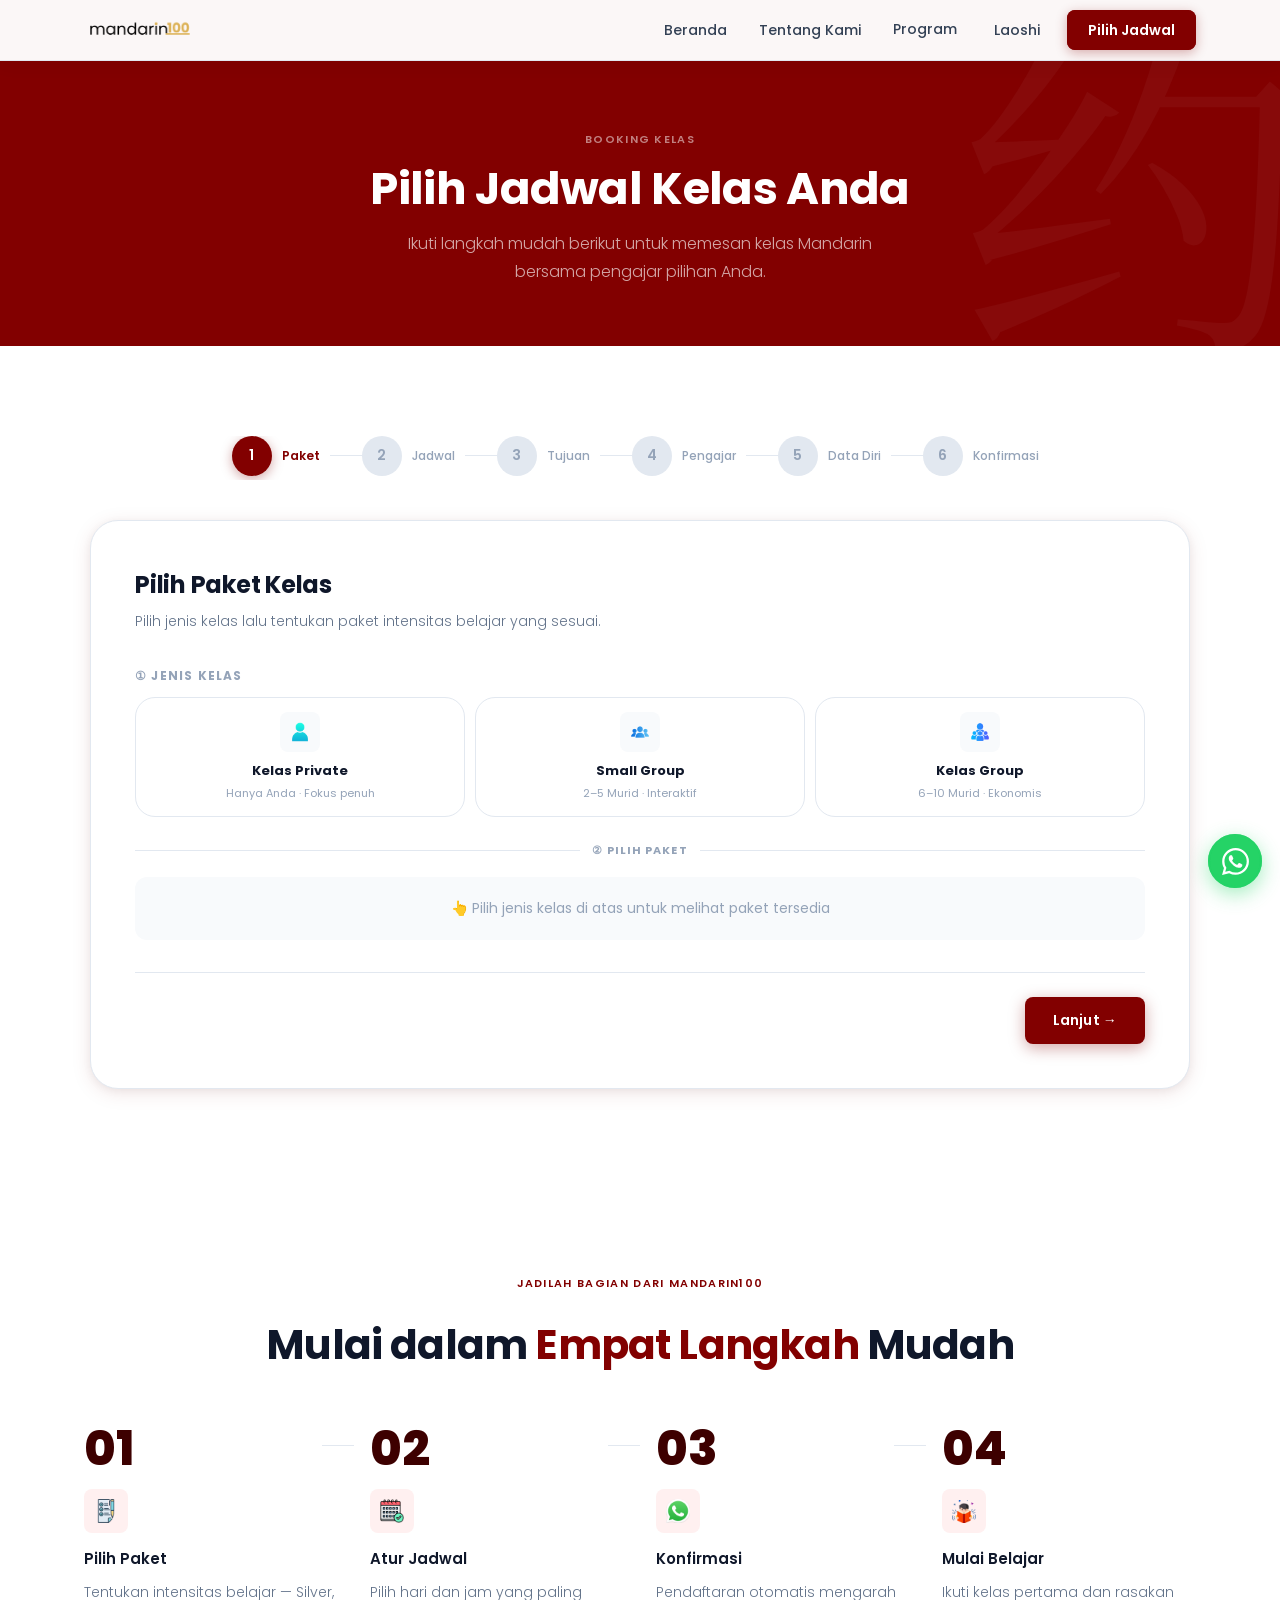
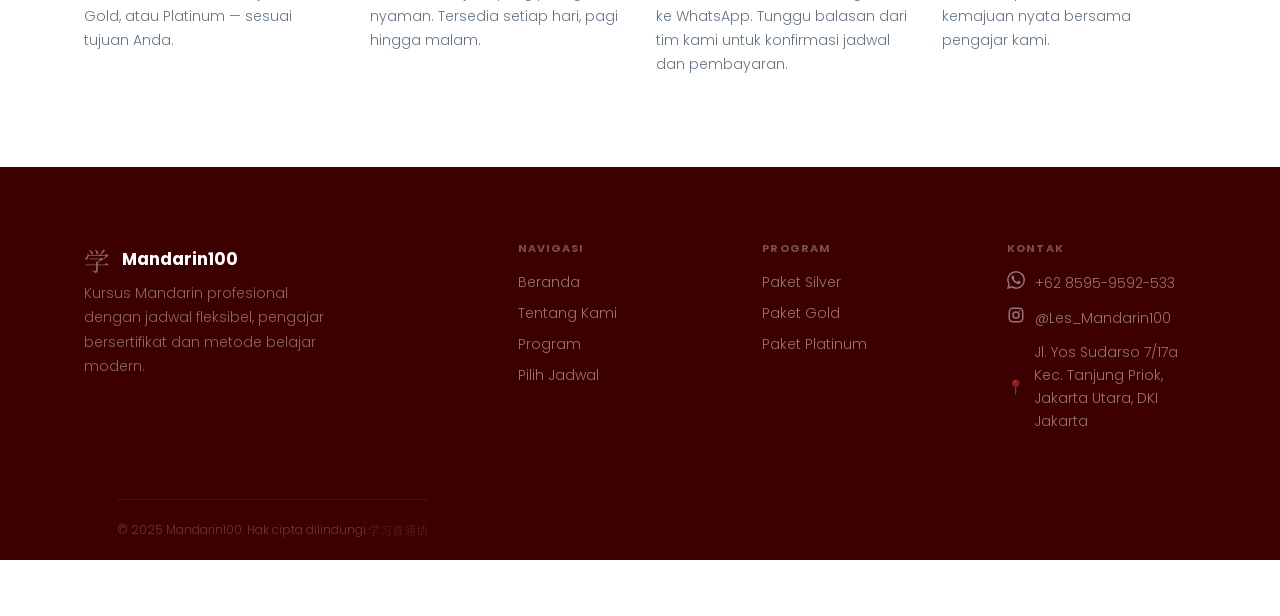
<file: pilih-jadwal.html>
<!DOCTYPE html>
<html lang="id">
<head>
  <meta charset="UTF-8" />
  <meta name="viewport" content="width=device-width, initial-scale=1.0" />
  <title>Pilih Jadwal — Mandarin100</title>
  <meta name="description" content="Booking kelas Mandarin Mandarin100 — pilih paket, jadwal, dan pengajar." />
  <link rel="preconnect" href="https://fonts.googleapis.com" />
  <link rel="preconnect" href="https://fonts.gstatic.com" crossorigin />
  <link href="https://fonts.googleapis.com/css2?family=Poppins:wght@300;400;500;600;700;800&family=Noto+Serif+SC:wght@400;700&display=swap" rel="stylesheet" />
  <link rel="stylesheet" href="assets/css/style.css" />
  <link rel="icon" type="image/png" href="assets/images/logop.png" />
</head>
<body>
<nav class="navbar transparent" id="navbar">
  <div class="nav-wrap">
    <a href="index.html" class="nav-logo">
      <img src="assets/images/logo.png" alt="Mandarin100" />
      <div class="nav-brand">
      </div>
    </a>
    <ul class="nav-links">
      <li><a href="index.html" class="nav-a">Beranda</a></li>
      <li><a href="tentang.html" class="nav-a">Tentang Kami</a></li>
      <li class="nav-item">
        <span class="nav-a-drop" id="navProgram" class="nav-a active">
          Program
          <svg class="drop-arrow" viewBox="0 0 20 20" fill="currentColor"><path fill-rule="evenodd" d="M5.293 7.293a1 1 0 011.414 0L10 10.586l3.293-3.293a1 1 0 111.414 1.414l-4 4a1 1 0 01-1.414 0l-4-4a1 1 0 010-1.414z"/></svg>
        </span>
        <div class="dropdown">
          <a href="program.html#private" class="drop-item">
            <div class="drop-icon" style="background:#FFF0F0;color:#820000"><img src="assets/images/emot/user.png" width="16"></div>
            <div><div class="drop-label">Kelas Private</div><div class="drop-sub">1 Murid · Perhatian Penuh</div></div>
          </a>
          <a href="program.html#small-group" class="drop-item">
            <div class="drop-icon" style="background:#FFF7ED;color:#b45309"> <img src="assets/images/emot/group.png" width="20"></div>
            <div><div class="drop-label">Small Group</div><div class="drop-sub">2–5 Murid · Interaktif</div></div>
          </a>
          <a href="program.html#group" class="drop-item">
            <div class="drop-icon" style="background:#F0FFF4;color:#16a34a"><img src="assets/images/emot/group2.png" width="18"></div>
            <div><div class="drop-label">Group</div><div class="drop-sub">6–10 Murid · Ekonomis</div></div>
          </a>
          <div style="height:1px;background:var(--line);margin:4px 8px"></div>
          <a href="program.html#intensif" class="drop-item">
            <div class="drop-icon" style="background:#FFF7ED;color:#b45309">
             <img src="assets/images/emot/fire.png" width="18"></div>
            <div><div class="drop-label">Kelas Intensif</div><div class="drop-sub">Belajar Lebih Cepat & Fokus</div></div>
          </a>
        </div>
      </li>
      <li><a href="guru.html" class="nav-a">Laoshi</a></li>
      <li><a href="pilih-jadwal.html" class="nav-cta">Pilih Jadwal</a></li>
    </ul>
    <button class="hamburger" id="hamburger" aria-label="Menu"><span></span><span></span><span></span></button>
  </div>
</nav>
<div class="mob-menu" id="mobMenu">
  <a href="index.html" class="mob-a">Beranda</a>
  <a href="tentang.html" class="mob-a">Tentang Kami</a>
  <a href="program.html" class="mob-a">Program</a>
  <a href="guru.html" class="mob-a">Laoshi</a>
  <a href="pilih-jadwal.html" class="mob-a active">Pilih Jadwal</a>
</div>

<section class="page-hero" data-cn="约">
  <div class="container">
    <span class="ph-tag">Booking Kelas</span>
    <h1 class="ph-h1">Pilih Jadwal Kelas Anda</h1>
    <p class="ph-p">Ikuti langkah mudah berikut untuk memesan kelas Mandarin bersama pengajar pilihan Anda.</p>
  </div>
</section>
<section class="sec">
  <div class="container">
    <div class="booking-wrap">
      <div class="steps-bar">
        <div class="step-item cur" id="si1"><div class="step-dot">1</div><span class="step-lbl">Paket</span></div>
        <div class="step-conn" id="sc1"></div>
        <div class="step-item" id="si2"><div class="step-dot">2</div><span class="step-lbl">Jadwal</span></div>
        <div class="step-conn" id="sc2"></div>
        <div class="step-item" id="si3"><div class="step-dot">3</div><span class="step-lbl">Tujuan</span></div>
        <div class="step-conn" id="sc3"></div>
        <div class="step-item" id="si4"><div class="step-dot">4</div><span class="step-lbl">Pengajar</span></div>
        <div class="step-conn" id="sc4"></div>
        <div class="step-item" id="si5"><div class="step-dot">5</div><span class="step-lbl">Data Diri</span></div>
        <div class="step-conn" id="sc5"></div>
        <div class="step-item" id="si6"><div class="step-dot">6</div><span class="step-lbl">Konfirmasi</span></div>
      </div>
      <div id="bk-err" class="alert-box alert-err"></div>
      <div class="booking-panel">

        <div class="step-panel on" id="sp1">
          <div class="panel-h">Pilih Paket Kelas</div>
          <div class="panel-sub">Pilih jenis kelas lalu tentukan paket intensitas belajar yang sesuai.</div>

        <!-- Step 1a: Pilih Jenis Kelas -->
<div style="font-size:12px;font-weight:700;letter-spacing:0.1em;text-transform:uppercase;color:var(--ink-4);margin-bottom:12px">① Jenis Kelas</div>

<div class="bk-type-row" id="bkTypeRow">

  <div class="bk-type-btn" data-type="private" onclick="selectBkType(this)">
    <div class="bk-type-icon">
      <img src="assets/images/emot/user.png" width="20">
    </div>
    <div class="bk-type-name">Kelas Private</div>
    <div class="bk-type-siswa">Hanya Anda · Fokus penuh</div>
  </div>

  <div class="bk-type-btn" data-type="small-group" onclick="selectBkType(this)">
    <div class="bk-type-icon">
      <img src="assets/images/emot/group.png" width="20">
    </div>
    <div class="bk-type-name">Small Group</div>
    <div class="bk-type-siswa">2–5 Murid · Interaktif</div>
  </div>

  <div class="bk-type-btn" data-type="group" onclick="selectBkType(this)">
    <div class="bk-type-icon">
      <img src="assets/images/emot/group2.png" width="20">
    </div>
    <div class="bk-type-name">Kelas Group</div>
    <div class="bk-type-siswa">6–10 Murid · Ekonomis</div>
  </div>

</div>

          <!-- Step 1b: Pilih Paket -->
          <div class="bk-divider">② Pilih Paket</div>

          <!-- Private Packages -->
          <div id="pkgs-private" class="pkg-grid" style="display:none">
            <div class="pkg-opt" data-pkg="silver" onclick="document.querySelectorAll('.pkg-opt').forEach(e=>e.classList.remove('on'));this.classList.add('on');if(window.bookingData)window.bookingData.paket=this.dataset.pkg">
              <div class="pkg-opt-strip"></div>
              <div class="pkg-opt-body">
                <div class="pkg-opt-tier">Paket Silver</div>
                <div class="pkg-opt-name">Silver</div>
                <div class="pkg-opt-features">
                  <div class="pkg-opt-feat">4x Pertemuan</div>
                  <div class="pkg-opt-feat">1× Sesi per minggu</div>
                  <div class="pkg-opt-feat">Modul digital</div>
                  <div class="pkg-opt-feat">Mentoring 1-on-1 eksklusif</div>
                </div>
                <div class="pkg-opt-price">Rp 435.000</div>
                <div class="pkg-opt-per">per bulan · 4 pertemuan</div>
              </div>
            </div>
            <div class="pkg-opt" data-pkg="gold-private" onclick="selectPkg(this)">
              <div class="pkg-opt-strip"></div>
              <div class="pkg-opt-body">
                <div class="pkg-opt-tier">Paket Gold</div>
                <div class="pkg-opt-name">Gold</div>
                <div class="pkg-opt-features">
                  <div class="pkg-opt-feat">8x Pertemuan</div>
                  <div class="pkg-opt-feat">2× Sesi per minggu</div>
                  <div class="pkg-opt-feat">Modul digital</div>
                  <div class="pkg-opt-feat">Mentoring 1-on-1 eksklusif</div>
                </div>
                <div class="pkg-opt-price">Rp 805.000</div>
                <div class="pkg-opt-per">per bulan · 8 pertemuan</div>
              </div>
            </div>
            <div class="pkg-opt" data-pkg="platinum-private" onclick="selectPkg(this)">
              <div class="pkg-opt-strip"></div>
              <div class="pkg-opt-body">
                 <div class="pc-g-badge">★ Terpopuler</div>
                <div class="pkg-opt-tier">Paket Platinum</div>
                <div class="pkg-opt-name">Platinum</div>
                <div class="pkg-opt-features">
                  <div class="pkg-opt-feat">12x Pertemuan</div>
                  <div class="pkg-opt-feat">3× Sesi per minggu</div>
                  <div class="pkg-opt-feat">Modul digital</div>
                  <div class="pkg-opt-feat">Mentoring 1-on-1 eksklusif</div>
                </div>
                <div class="pkg-opt-price">Rp 1.145.000</div>
                <div class="pkg-opt-per">per bulan · 12 pertemuan</div>
              </div>
            </div>
          </div>

          <!-- Small Group Packages -->
          <div id="pkgs-small-group" class="pkg-grid" style="display:none">
            <div class="pkg-opt" data-pkg="silver-sg" onclick="selectPkg(this)">
              <div class="pkg-opt-strip"></div>
              <div class="pkg-opt-body">
                <div class="pkg-opt-tier">Paket Silver</div>
                <div class="pkg-opt-name">Silver</div>
                <div class="pkg-opt-features">
                  <div class="pkg-opt-feat">4x Pertemuan</div>
                  <div class="pkg-opt-feat">1× Sesi per minggu</div>
                  <div class="pkg-opt-feat">60 menit · 2–5 Murid</div>
                  <div class="pkg-opt-feat">Modul digital</div>
                </div>
                
                <div class="pkg-opt-per">per bulan · 4 pertemuan</div>
              </div>
            </div>
            <div class="pkg-opt" data-pkg="gold-sg" onclick="selectPkg(this)">
              <div class="pkg-opt-strip"></div>
              <div class="pkg-opt-body">
                <div class="pkg-opt-tier">Paket Gold</div>
                <div class="pkg-opt-name">Gold</div>
                <div class="pkg-opt-features">
                  <div class="pkg-opt-feat">8x Pertemuan</div>
                  <div class="pkg-opt-feat">2× Sesi per minggu</div>
                  <div class="pkg-opt-feat">60 menit · 2–5 Murid</div>
                  <div class="pkg-opt-feat">Modul digital</div>
                </div>
               
                <div class="pkg-opt-per">per bulan · 8 pertemuan</div>
              </div>
            </div>
            <div class="pkg-opt" data-pkg="platinum-sg" onclick="selectPkg(this)">
              <div class="pkg-opt-strip"></div>
              <div class="pkg-opt-body">
                 <div class="pc-g-badge">★ Terpopuler</div>
                <div class="pkg-opt-tier">Paket Platinum</div>
                <div class="pkg-opt-name">Platinum</div>
                <div class="pkg-opt-features">
                  <div class="pkg-opt-feat">12x Pertemuan</div>
                  <div class="pkg-opt-feat">3× Sesi per minggu</div>
                  <div class="pkg-opt-feat">60 menit · 2–5 Murid</div>
                  <div class="pkg-opt-feat">Modul digital</div>
                </div>
               
                <div class="pkg-opt-per">per bulan · 12 pertemuan</div>
              </div>
            </div>
          </div>

          <!-- Group Packages -->
          <div id="pkgs-group" class="pkg-grid" style="display:none">
            <div class="pkg-opt" data-pkg="silver-group" onclick="selectPkg(this)">
              <div class="pkg-opt-strip"></div>
              <div class="pkg-opt-body">
                <div class="pkg-opt-tier">Paket Silver</div>
                <div class="pkg-opt-name">Silver</div>
                <div class="pkg-opt-features">
                  <div class="pkg-opt-feat">4x Pertemuan</div>
                  <div class="pkg-opt-feat">1× Sesi per minggu</div>
                  <div class="pkg-opt-feat">60 menit · 6–10 Murid</div>
                  <div class="pkg-opt-feat">Modul digital</div>
                </div>
               
                <div class="pkg-opt-per">per bulan · 4 pertemuan</div>
              </div>
            </div>
            <div class="pkg-opt" data-pkg="gold-group" onclick="selectPkg(this)">
              <div class="pkg-opt-strip"></div>
              <div class="pkg-opt-body">
                <div class="pkg-opt-tier">Paket Gold</div>
                <div class="pkg-opt-name">Gold</div>
                <div class="pkg-opt-features">
                  <div class="pkg-opt-feat">8x Pertemuan</div>
                  <div class="pkg-opt-feat">2× Sesi per minggu</div>
                  <div class="pkg-opt-feat">60 menit · 6–10 Murid</div>
                  <div class="pkg-opt-feat">Modul digital</div>
                </div>
               
                <div class="pkg-opt-per">per bulan · 8 pertemuan</div>
              </div>
            </div>
            <div class="pkg-opt" data-pkg="platinum-group" onclick="selectPkg(this)">
              <div class="pkg-opt-strip"></div>
              <div class="pkg-opt-body">
                 <div class="pc-g-badge">★ Terpopuler</div>
                <div class="pkg-opt-tier">Paket Platinum</div>
                <div class="pkg-opt-name">Platinum</div>
                <div class="pkg-opt-features">
                  <div class="pkg-opt-feat">12x Pertemuan</div>
                  <div class="pkg-opt-feat">3× Sesi per minggu</div>
                  <div class="pkg-opt-feat">60 menit · 6–10 Murid</div>
                  <div class="pkg-opt-feat">Modul digital</div>
                </div>
               
                <div class="pkg-opt-per">per bulan · 12 pertemuan</div>
              </div>
            </div>
          </div>

          <div id="pkg-hint" style="padding:20px;background:var(--surface);border-radius:var(--r);text-align:center;font-size:14px;font-weight:400;color:var(--ink-4)">
            👆 Pilih jenis kelas di atas untuk melihat paket tersedia
          </div>

        </div>

        <div class="step-panel" id="sp2">
          <div class="panel-h">Pilih Jadwal Kelas</div>
          <div class="panel-sub">Tentukan hari dan jam untuk setiap sesi kelas Anda.</div>
          <div id="sched-fields"><p class="body-sm">Pilih paket terlebih dahulu.</p></div>
        </div>

        <!-- STEP 3: Tujuan Belajar -->
        <div class="step-panel" id="sp3">
          <div class="panel-h">Tujuan Belajar</div>
          <div class="panel-sub">Pilih satu tujuan belajar Mandarin Anda agar kami bisa mencocokkan dengan pengajar yang tepat.</div>

          <!-- ── Baris 1: Tujuan Umum ── -->
          <div class="tj-section-label">Tujuan Umum</div>
          <div class="tj-general-row">
            <div class="tj-general-btn" data-tujuan="Basic (Belum Pernah)" onclick="selectTujuan(this)">
              <div class="tj-gen-title">Basic</div>
              <div class="tj-gen-sub">Belum pernah belajar</div>
            </div>
            <div class="tj-general-btn" data-tujuan="Speaking" onclick="selectTujuan(this)">
              <div class="tj-gen-title">Speaking</div>
              <div class="tj-gen-sub">Percakapan sehari-hari</div>
            </div>
            <div class="tj-general-btn" data-tujuan="Listening" onclick="selectTujuan(this)">
              <div class="tj-gen-title">Listening</div>
              <div class="tj-gen-sub">Pemahaman mendengar</div>
            </div>
            <div class="tj-general-btn" data-tujuan="Writing" onclick="selectTujuan(this)">
              <div class="tj-gen-title">Writing</div>
              <div class="tj-gen-sub">Menulis karakter & kalimat</div>
            </div>
            <div class="tj-general-btn" data-tujuan="Taiwan / Mandarin Tradisional" onclick="selectTujuan(this)">
              <div class="tj-gen-title">Taiwan</div>
              <div class="tj-gen-sub">Mandarin Tradisional</div>
            </div>
          </div>

          <!-- ── Baris 2: Sertifikasi dengan Dropdown ── -->
          <div class="tj-section-label" style="margin-top:24px">Persiapan Sertifikasi</div>
          <div class="tj-cert-grid">

            <!-- HSK -->
            <div class="tj-cert-card" id="cert-hsk">
              <div class="tj-cert-card-header" onclick="toggleCertCard('cert-hsk')">
                <div>
                  <div class="tj-cert-card-title">HSK</div>
                  <div class="tj-cert-card-sub">Hanyu Shuiping Kaoshi · Level 1–6</div>
                </div>
                <div class="tj-cert-card-selected" id="sel-hsk">Pilih Level</div>
                <svg class="tj-cert-card-arrow" viewBox="0 0 20 20" fill="currentColor"><path fill-rule="evenodd" d="M5.293 7.293a1 1 0 011.414 0L10 10.586l3.293-3.293a1 1 0 111.414 1.414l-4 4a1 1 0 01-1.414 0l-4-4a1 1 0 010-1.414z"/></svg>
              </div>
              <div class="tj-cert-card-panel">
                <div class="tj-level-row">
                  <div class="tj-lvl-btn" data-tujuan="HSK 1" data-cert="cert-hsk" data-sel="sel-hsk" onclick="selectCertLevel(this)">HSK 1</div>
                  <div class="tj-lvl-btn" data-tujuan="HSK 2" data-cert="cert-hsk" data-sel="sel-hsk" onclick="selectCertLevel(this)">HSK 2</div>
                  <div class="tj-lvl-btn" data-tujuan="HSK 3" data-cert="cert-hsk" data-sel="sel-hsk" onclick="selectCertLevel(this)">HSK 3</div>
                  <div class="tj-lvl-btn" data-tujuan="HSK 4" data-cert="cert-hsk" data-sel="sel-hsk" onclick="selectCertLevel(this)">HSK 4</div>
                  <div class="tj-lvl-btn" data-tujuan="HSK 5" data-cert="cert-hsk" data-sel="sel-hsk" onclick="selectCertLevel(this)">HSK 5</div>
                  <div class="tj-lvl-btn" data-tujuan="HSK 6" data-cert="cert-hsk" data-sel="sel-hsk" onclick="selectCertLevel(this)">HSK 6</div>
                </div>
              </div>
            </div>

            <!-- HSKK -->
            <div class="tj-cert-card" id="cert-hskk">
              <div class="tj-cert-card-header" onclick="toggleCertCard('cert-hskk')">
                <div>
                  <div class="tj-cert-card-title">HSKK</div>
                  <div class="tj-cert-card-sub">Hanyu Shuiping Kouyu · Level 1–4</div>
                </div>
                <div class="tj-cert-card-selected" id="sel-hskk">Pilih Level</div>
                <svg class="tj-cert-card-arrow" viewBox="0 0 20 20" fill="currentColor"><path fill-rule="evenodd" d="M5.293 7.293a1 1 0 011.414 0L10 10.586l3.293-3.293a1 1 0 111.414 1.414l-4 4a1 1 0 01-1.414 0l-4-4a1 1 0 010-1.414z"/></svg>
              </div>
              <div class="tj-cert-card-panel">
                <div class="tj-level-row">
                  <div class="tj-lvl-btn" data-tujuan="HSKK 1" data-cert="cert-hskk" data-sel="sel-hskk" onclick="selectCertLevel(this)">HSKK 1</div>
                  <div class="tj-lvl-btn" data-tujuan="HSKK 2" data-cert="cert-hskk" data-sel="sel-hskk" onclick="selectCertLevel(this)">HSKK 2</div>
                  <div class="tj-lvl-btn" data-tujuan="HSKK 3" data-cert="cert-hskk" data-sel="sel-hskk" onclick="selectCertLevel(this)">HSKK 3</div>
                  <div class="tj-lvl-btn" data-tujuan="HSKK 4" data-cert="cert-hskk" data-sel="sel-hskk" onclick="selectCertLevel(this)">HSKK 4</div>
                </div>
              </div>
            </div>

            <!-- YCT -->
            <div class="tj-cert-card" id="cert-yct">
              <div class="tj-cert-card-header" onclick="toggleCertCard('cert-yct')">
                <div>
                  <div class="tj-cert-card-title">YCT</div>
                  <div class="tj-cert-card-sub">Youth Chinese Test · Level 1–6</div>
                </div>
                <div class="tj-cert-card-selected" id="sel-yct">Pilih Level</div>
                <svg class="tj-cert-card-arrow" viewBox="0 0 20 20" fill="currentColor"><path fill-rule="evenodd" d="M5.293 7.293a1 1 0 011.414 0L10 10.586l3.293-3.293a1 1 0 111.414 1.414l-4 4a1 1 0 01-1.414 0l-4-4a1 1 0 010-1.414z"/></svg>
              </div>
              <div class="tj-cert-card-panel">
                <div class="tj-level-row">
                  <div class="tj-lvl-btn" data-tujuan="YCT 1" data-cert="cert-yct" data-sel="sel-yct" onclick="selectCertLevel(this)">YCT 1</div>
                  <div class="tj-lvl-btn" data-tujuan="YCT 2" data-cert="cert-yct" data-sel="sel-yct" onclick="selectCertLevel(this)">YCT 2</div>
                  <div class="tj-lvl-btn" data-tujuan="YCT 3" data-cert="cert-yct" data-sel="sel-yct" onclick="selectCertLevel(this)">YCT 3</div>
                  <div class="tj-lvl-btn" data-tujuan="YCT 4" data-cert="cert-yct" data-sel="sel-yct" onclick="selectCertLevel(this)">YCT 4</div>
                  <div class="tj-lvl-btn" data-tujuan="YCT 5" data-cert="cert-yct" data-sel="sel-yct" onclick="selectCertLevel(this)">YCT 5</div>
                  <div class="tj-lvl-btn" data-tujuan="YCT 6" data-cert="cert-yct" data-sel="sel-yct" onclick="selectCertLevel(this)">YCT 6</div>
                </div>
              </div>
            </div>

            <!-- BCT -->
            <div class="tj-cert-card" id="cert-bct">
              <div class="tj-cert-card-header" onclick="toggleCertCard('cert-bct')">
                <div>
                  <div class="tj-cert-card-title">BCT</div>
                  <div class="tj-cert-card-sub">Business Chinese Test · Level 1–3</div>
                </div>
                <div class="tj-cert-card-selected" id="sel-bct">Pilih Level</div>
                <svg class="tj-cert-card-arrow" viewBox="0 0 20 20" fill="currentColor"><path fill-rule="evenodd" d="M5.293 7.293a1 1 0 011.414 0L10 10.586l3.293-3.293a1 1 0 111.414 1.414l-4 4a1 1 0 01-1.414 0l-4-4a1 1 0 010-1.414z"/></svg>
              </div>
              <div class="tj-cert-card-panel">
                <div class="tj-level-row">
                  <div class="tj-lvl-btn" data-tujuan="BCT 1" data-cert="cert-bct" data-sel="sel-bct" onclick="selectCertLevel(this)">BCT 1</div>
                  <div class="tj-lvl-btn" data-tujuan="BCT 2" data-cert="cert-bct" data-sel="sel-bct" onclick="selectCertLevel(this)">BCT 2</div>
                  <div class="tj-lvl-btn" data-tujuan="BCT 3" data-cert="cert-bct" data-sel="sel-bct" onclick="selectCertLevel(this)">BCT 3</div>
                </div>
              </div>
            </div>

          </div>

          <!-- ── Lainnya ── -->
          <div class="tj-other-row">
            <div class="tj-general-btn tj-other-btn" data-tujuan="Lainnya" onclick="selectTujuan(this)">
              <div class="tj-gen-title">Lainnya</div>
              <div class="tj-gen-sub">Tujuan belajar lain</div>
            </div>
          </div>
          <div id="tujuan-lainnya-wrap" style="display:none;margin-top:12px">
            <input type="text" id="tujuan-lainnya-input" class="form-control"
              placeholder="Tuliskan tujuan belajar Anda..."
              oninput="window.onTujuanLainnyaInput(this)" />
          </div>

          <!-- Label tujuan yang dipilih -->
          <div id="tujuan-selected-info" style="display:none;margin-top:16px;padding:12px 16px;background:var(--blue-soft);border:1px solid var(--blue-mid);border-radius:var(--r-sm);font-size:13px;font-weight:500;color:var(--blue)">
            ✓ Tujuan dipilih: <span id="tujuan-selected-label"></span>
          </div>
        </div>

        <!-- STEP 4: Pilih Pengajar -->
        <div class="step-panel" id="sp4">
          <div class="panel-h">Pilih Pengajar</div>
          <div class="panel-sub">Menampilkan pengajar yang tersedia sesuai jadwal yang Anda pilih.<br>Note: Jika level anda HSK Harap pilih laoshi yang bersertifikasi Minimal 1 level di atas anda! <br>Contoh: Jika Level Anda HSK 3 Harap pilih laoshi bersertifikasi HSK 4. </div>
          <div id="teacher-options-wrap">
            <div class="teacher-opts">
              <div class="teacher-opt" data-teacher="Laoshi Mei" onclick="selectTeacher(this)">
                <div class="teacher-av">👩‍🏫</div>
                <div class="teacher-nm">Laoshi Mei</div>
                <div class="teacher-sp">Percakapan · HSK 1–4</div>
              </div>
              <div class="teacher-opt" data-teacher="Laoshi Zhang" onclick="selectTeacher(this)">
                <div class="teacher-av">👨‍🏫</div>
                <div class="teacher-nm">Laoshi Zhang</div>
                <div class="teacher-sp">Bisnis · HSK 4–6</div>
              </div>
              <div class="teacher-opt" data-teacher="Laoshi Li" onclick="selectTeacher(this)">
                <div class="teacher-av">👩‍🏫</div>
                <div class="teacher-nm">Laoshi Li</div>
                <div class="teacher-sp">Karakter · HSK 1–3</div>
              </div>
            </div>
          </div>
        </div>

        <!-- STEP 5: Data Diri -->
        <div class="step-panel" id="sp5">
          <div class="panel-h">Data Diri Anda</div>
          <div class="panel-sub">Lengkapi informasi untuk melengkapi proses booking.</div>
          <div class="form-group"><label class="form-label">Nama Lengkap <span style="color:#EF4444">*</span></label><input type="text" id="inp-nama" class="form-control" placeholder="Masukkan nama lengkap" /></div>
          <div class="form-group"><label class="form-label">Nomor WhatsApp <span style="color:#EF4444">*</span></label><input type="tel" id="inp-wa" class="form-control" placeholder="Contoh: 08123456789" /></div>
          <div class="form-group"><label class="form-label">Email <span>(opsional)</span></label><input type="email" id="inp-email" class="form-control" placeholder="email@contoh.com" /></div>
        </div>

        <!-- STEP 6: Konfirmasi -->
        <div class="step-panel" id="sp6">
          <div class="panel-h">Konfirmasi Booking</div>
          <div class="panel-sub">Periksa kembali detail booking Anda sebelum dikonfirmasi.</div>
          <div class="summary-box" id="booking-summary"></div>
          <div style="background:#FFF7ED;border:1px solid #FED7AA;border-radius:var(--r-sm);padding:14px 18px;font-size:14px;font-weight:400;color:#92400E">
            📱 Setelah klik tombol di bawah, Anda akan diarahkan ke WhatsApp untuk konfirmasi final.
          </div>
        </div>

        <div class="panel-nav">
          <button class="btn btn-outline" id="btnPrev" onclick="prevStep()" style="display:none">← Kembali</button>
          <div></div>
          <button class="btn btn-blue" id="btnNext" onclick="nextStep()">Lanjut →</button>
          <button class="btn btn-blue" id="btnSubmit" onclick="submitBooking()" style="display:none">📱 Booking via WhatsApp</button>
        </div>
      </div>
    </div>
  </div>
</section>
<!-- How It Works -->
<section class="sec">
  <div class="container">
    <div class="tc-text fi">
      <div class="tag tag-center">Jadilah Bagian Dari Mandarin100</div>
      <h2 class="heading-lg" style="margin-top:12px">Mulai dalam <span>Empat Langkah</span> Mudah</h2>
    </div>
    <div class="how-grid">

  <div class="how-step fi" data-d="1">
    <div class="how-num">01</div>
    <div class="how-line"></div>
    <div class="how-icon">
      <img src="assets/images/emot/form.png" width="24">
    </div>
    <div class="how-t">Pilih Paket</div>
    <div class="how-d">Tentukan intensitas belajar — Silver, Gold, atau Platinum — sesuai tujuan Anda.</div>
  </div>

  <div class="how-step fi" data-d="2">
    <div class="how-num">02</div>
    <div class="how-line"></div>
    <div class="how-icon">
      <img src="assets/images/emot/calendar.png" width="24">
    </div>
    <div class="how-t">Atur Jadwal</div>
    <div class="how-d">Pilih hari dan jam yang paling nyaman. Tersedia setiap hari, pagi hingga malam.</div>
  </div>

  <div class="how-step fi" data-d="3">
    <div class="how-num">03</div>
    <div class="how-line"></div>
    <div class="how-icon">
      <img src="assets/images/emot/whatsapp.png" width="24">
    </div>
    <div class="how-t">Konfirmasi</div>
    <div class="how-d">Pendaftaran otomatis mengarah ke WhatsApp. Tunggu balasan dari tim kami untuk konfirmasi jadwal dan pembayaran.</div>
  </div>

  <div class="how-step fi" data-d="4">
    <div class="how-num">04</div>
    <div class="how-icon">
      <img src="assets/images/emot/reading.png" width="24">
    </div>
    <div class="how-t">Mulai Belajar</div>
    <div class="how-d">Ikuti kelas pertama dan rasakan kemajuan nyata bersama pengajar kami.</div>
  </div>

</div>
  </div>
</section>
<script>
window.selectBkType = function(btn){
  document.querySelectorAll('.bk-type-btn').forEach(b=>b.classList.remove('on'));
  btn.classList.add('on');

  const type = btn.dataset.type;

  // 🔥 langsung simpan ke data global JS
  if(window.data) window.data.tipe = type;

  // tampilkan paket sesuai tipe
  ['private','small-group','group'].forEach(t=>{
    const el = document.getElementById('pkgs-'+t);
    if(el) el.style.display='none';
  });

  const pkgEl = document.getElementById('pkgs-'+type);
  if(pkgEl) pkgEl.style.display='grid';

  document.getElementById('pkg-hint').style.display='none';

  // reset paket
  document.querySelectorAll('.pkg-opt').forEach(e=>e.classList.remove('on'));
  if(window.data) window.data.paket = '';

  // 🔥 generate jadwal otomatis
  if(typeof genSchedule === 'function') genSchedule();
};

window.selectPkg = function(el){
  document.querySelectorAll('.pkg-opt').forEach(e=>e.classList.remove('on'));
  el.classList.add('on');

  if(window.data) window.data.paket = el.dataset.pkg;

  // 🔥 generate ulang jadwal sesuai paket
  if(typeof genSchedule === 'function') genSchedule();
};
</script>
<footer class="footer">
  <div class="container">
    <div class="footer-grid">
      <div>
        <div class="footer-logo">
          <span class="f-logo-cn">学</span>
          <span class="f-logo-name">Mandarin100</span>
        </div>
        <p class="f-desc">Kursus Mandarin profesional dengan jadwal fleksibel, pengajar bersertifikat dan metode belajar modern.</p>
      
      </div>
      <div>
        <div class="f-col-h">Navigasi</div>
        <div class="f-links">
          <a href="index.html" class="f-link">Beranda</a>
          <a href="tentang.html" class="f-link">Tentang Kami</a>
          <a href="program.html" class="f-link">Program</a>
          <a href="pilih-jadwal.html" class="f-link">Pilih Jadwal</a>
        </div>
      </div>
      <div>
        <div class="f-col-h">Program</div>
        <div class="f-links">
          <a href="program.html" class="f-link">Paket Silver</a>
          <a href="program.html" class="f-link">Paket Gold</a>
          <a href="program.html" class="f-link">Paket Platinum</a>
        </div>
      </div>
      <div>
        <div>
  <div class="f-col-h">Kontak</div>

  <a href="https://wa.me/6285959592533" class="f-contact" target="_blank">
  <span>
    <svg width="18" height="18" fill="currentColor" viewBox="0 0 24 24">
      <path d="M20.52 3.48A11.94 11.94 0 0012.05 0C5.5 0 .17 5.33.17 11.88c0 2.1.55 4.15 1.6 5.95L0 24l6.33-1.66a11.9 11.9 0 005.72 1.45h.01c6.55 0 11.88-5.33 11.88-11.88 0-3.17-1.23-6.15-3.42-8.43zM12.06 21.5h-.01a9.9 9.9 0 01-5.05-1.39l-.36-.21-3.76.99 1-3.66-.24-.37a9.86 9.86 0 01-1.51-5.28C2.13 6.5 6.55 2.08 12.05 2.08c2.64 0 5.13 1.03 7 2.9a9.84 9.84 0 012.9 7c0 5.5-4.42 9.92-9.89 9.92zm5.42-7.4c-.3-.15-1.76-.87-2.03-.97-.27-.1-.47-.15-.67.15-.2.3-.77.97-.94 1.17-.17.2-.35.22-.64.07-.3-.15-1.26-.47-2.4-1.48-.88-.78-1.48-1.75-1.65-2.05-.17-.3-.02-.46.13-.61.13-.13.3-.35.45-.52.15-.17.2-.3.3-.5.1-.2.05-.37-.03-.52-.07-.15-.67-1.61-.91-2.21-.24-.58-.49-.5-.67-.51h-.57c-.2 0-.52.07-.79.37-.27.3-1.04 1.02-1.04 2.48 0 1.46 1.06 2.88 1.21 3.08.15.2 2.1 3.2 5.08 4.49.71.31 1.26.49 1.69.63.71.23 1.36.2 1.87.12.57-.09 1.76-.72 2.01-1.42.25-.7.25-1.29.18-1.42-.07-.12-.27-.2-.57-.35z"/>
    </svg>
  </span>
  +62 8595-9592-533
</a>

  <!-- Instagram -->
  <a href="https://www.instagram.com/lexa_course/" class="f-contact" target="_blank">
    <span>
      <svg width="18" height="18" fill="currentColor" viewBox="0 0 24 24">
        <path d="M7.75 2C4.678 2 2 4.678 2 7.75v8.5C2 19.322 4.678 22 7.75 22h8.5C19.322 22 22 19.322 22 16.25v-8.5C22 4.678 19.322 2 16.25 2h-8.5zm0 2h8.5C18.216 4 20 5.784 20 7.75v8.5c0 1.966-1.784 3.75-3.75 3.75h-8.5C5.784 20 4 18.216 4 16.25v-8.5C4 5.784 5.784 4 7.75 4zm8.75 1.5a1 1 0 100 2 1 1 0 000-2zM12 7a5 5 0 100 10 5 5 0 000-10zm0 2a3 3 0 110 6 3 3 0 010-6z"/>
      </svg>
    </span>
    @Les_Mandarin100
  </a>

  <div class="f-contact">
    <span>📍</span>
    Jl. Yos Sudarso 7/17a<br>
    Kec. Tanjung Priok, Jakarta Utara, DKI Jakarta
  </div>
</div>
  </div>
  <div class="container"><div class="f-bottom"><span>© 2025 Mandarin100. Hak cipta dilindungi.</span><span class="f-cn">学习普通话</span></div></div>
</footer>
<!-- WhatsApp Float -->
<div class="wa-float">
  <a href="https://wa.me/6285959592533?text=Halo%20Mandarin100%2C%20saya%20ingin%20bertanya%20tentang%20kursus%20Mandarin." class="wa-btn" target="_blank" rel="noopener" aria-label="Hubungi via WhatsApp">
    <svg class="wa-ico" viewBox="0 0 24 24"><path d="M17.472 14.382c-.297-.149-1.758-.867-2.03-.967-.273-.099-.471-.148-.67.15-.197.297-.767.966-.94 1.164-.173.199-.347.223-.644.075-.297-.15-1.255-.463-2.39-1.475-.883-.788-1.48-1.761-1.653-2.059-.173-.297-.018-.458.13-.606.134-.133.298-.347.446-.52.149-.174.198-.298.298-.497.099-.198.05-.371-.025-.52-.075-.149-.669-1.612-.916-2.207-.242-.579-.487-.5-.669-.51-.173-.008-.371-.01-.57-.01-.198 0-.52.074-.792.372-.272.297-1.04 1.016-1.04 2.479 0 1.462 1.065 2.875 1.213 3.074.149.198 2.096 3.2 5.077 4.487.709.306 1.262.489 1.694.625.712.227 1.36.195 1.871.118.571-.085 1.758-.719 2.006-1.413.248-.694.248-1.289.173-1.413-.074-.124-.272-.198-.57-.347m-5.421 7.403h-.004a9.87 9.87 0 01-5.031-1.378l-.361-.214-3.741.982.998-3.648-.235-.374a9.86 9.86 0 01-1.51-5.26c.001-5.45 4.436-9.884 9.888-9.884 2.64 0 5.122 1.03 6.988 2.898a9.825 9.825 0 012.893 6.994c-.003 5.45-4.437 9.884-9.885 9.884m8.413-18.297A11.815 11.815 0 0012.05 0C5.495 0 .16 5.335.157 11.892c0 2.096.547 4.142 1.588 5.945L.057 24l6.305-1.654a11.882 11.882 0 005.683 1.448h.005c6.554 0 11.89-5.335 11.893-11.893a11.821 11.821 0 00-3.48-8.413z"/></svg>
  </a>
  <span class="wa-tip">Hubungi Kami</span>
</div>
<script src="assets/js/script.js"></script>
</body>
</html>
</file>
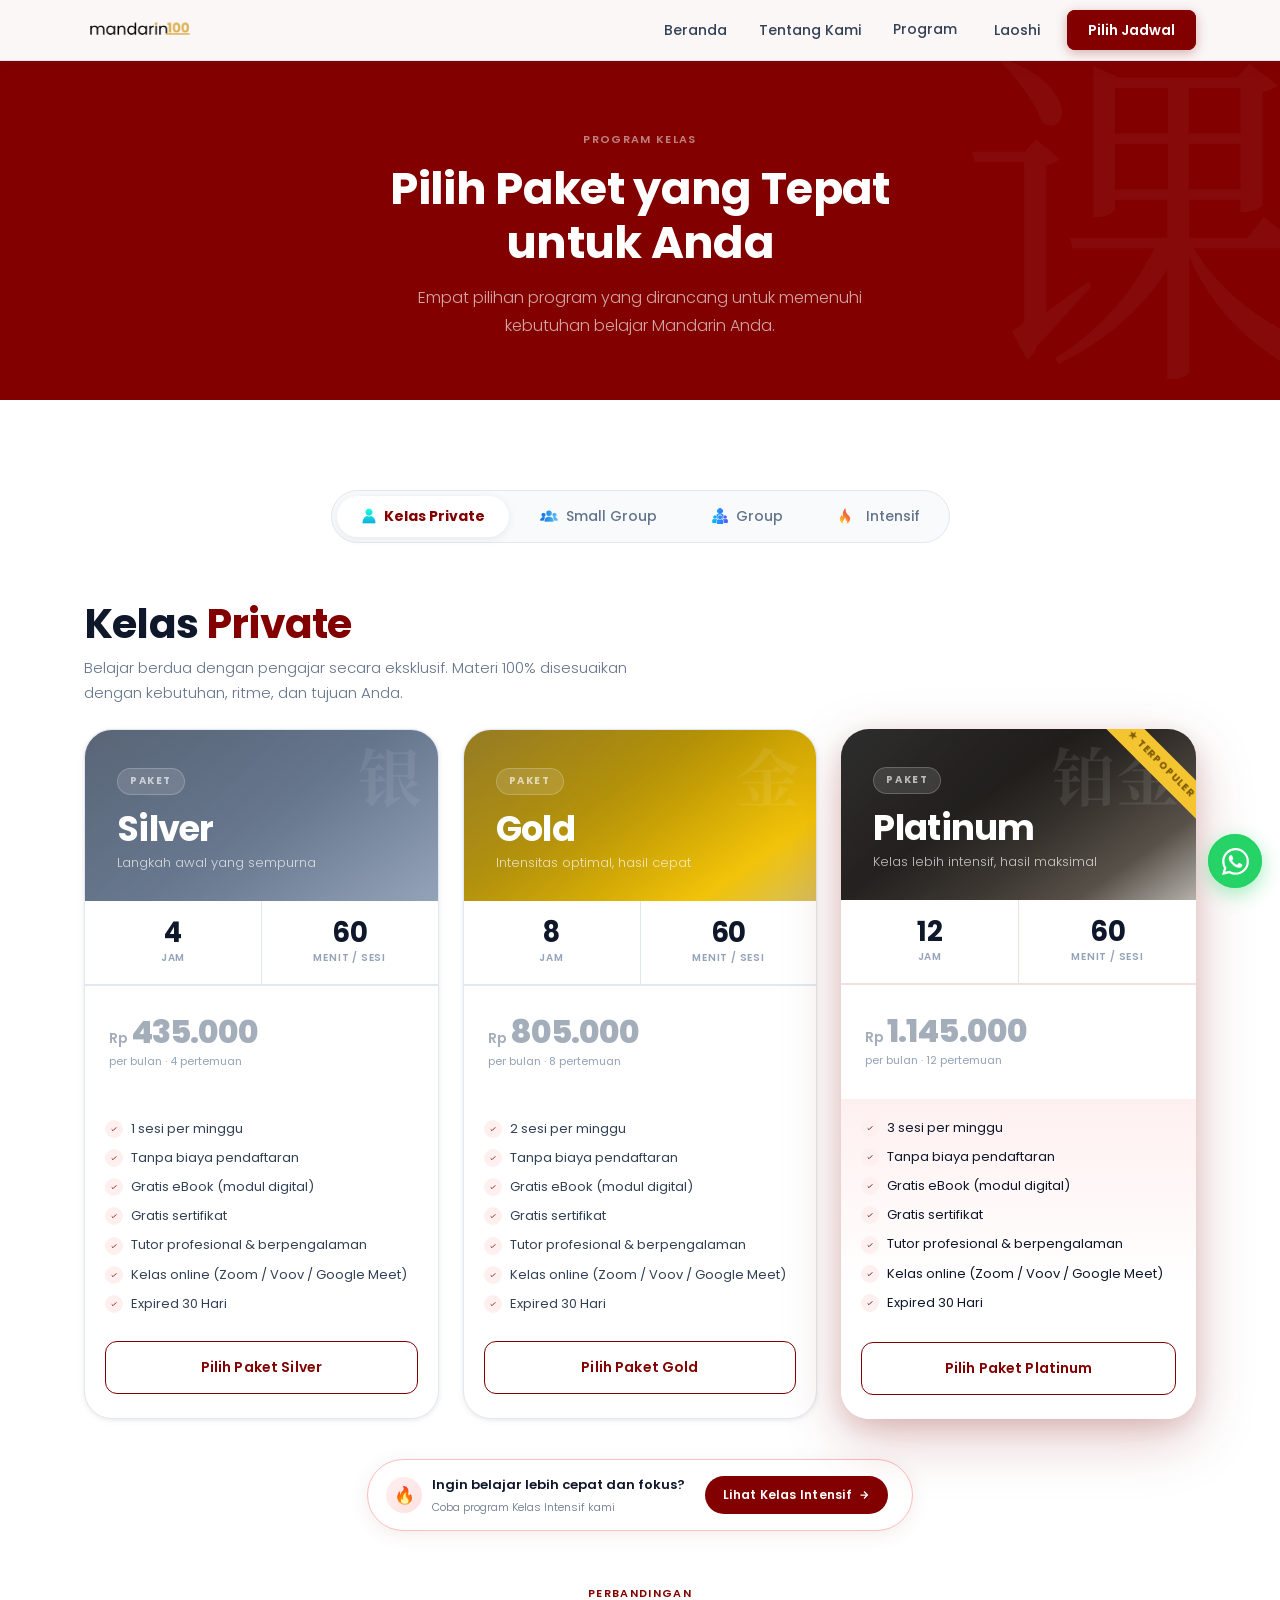
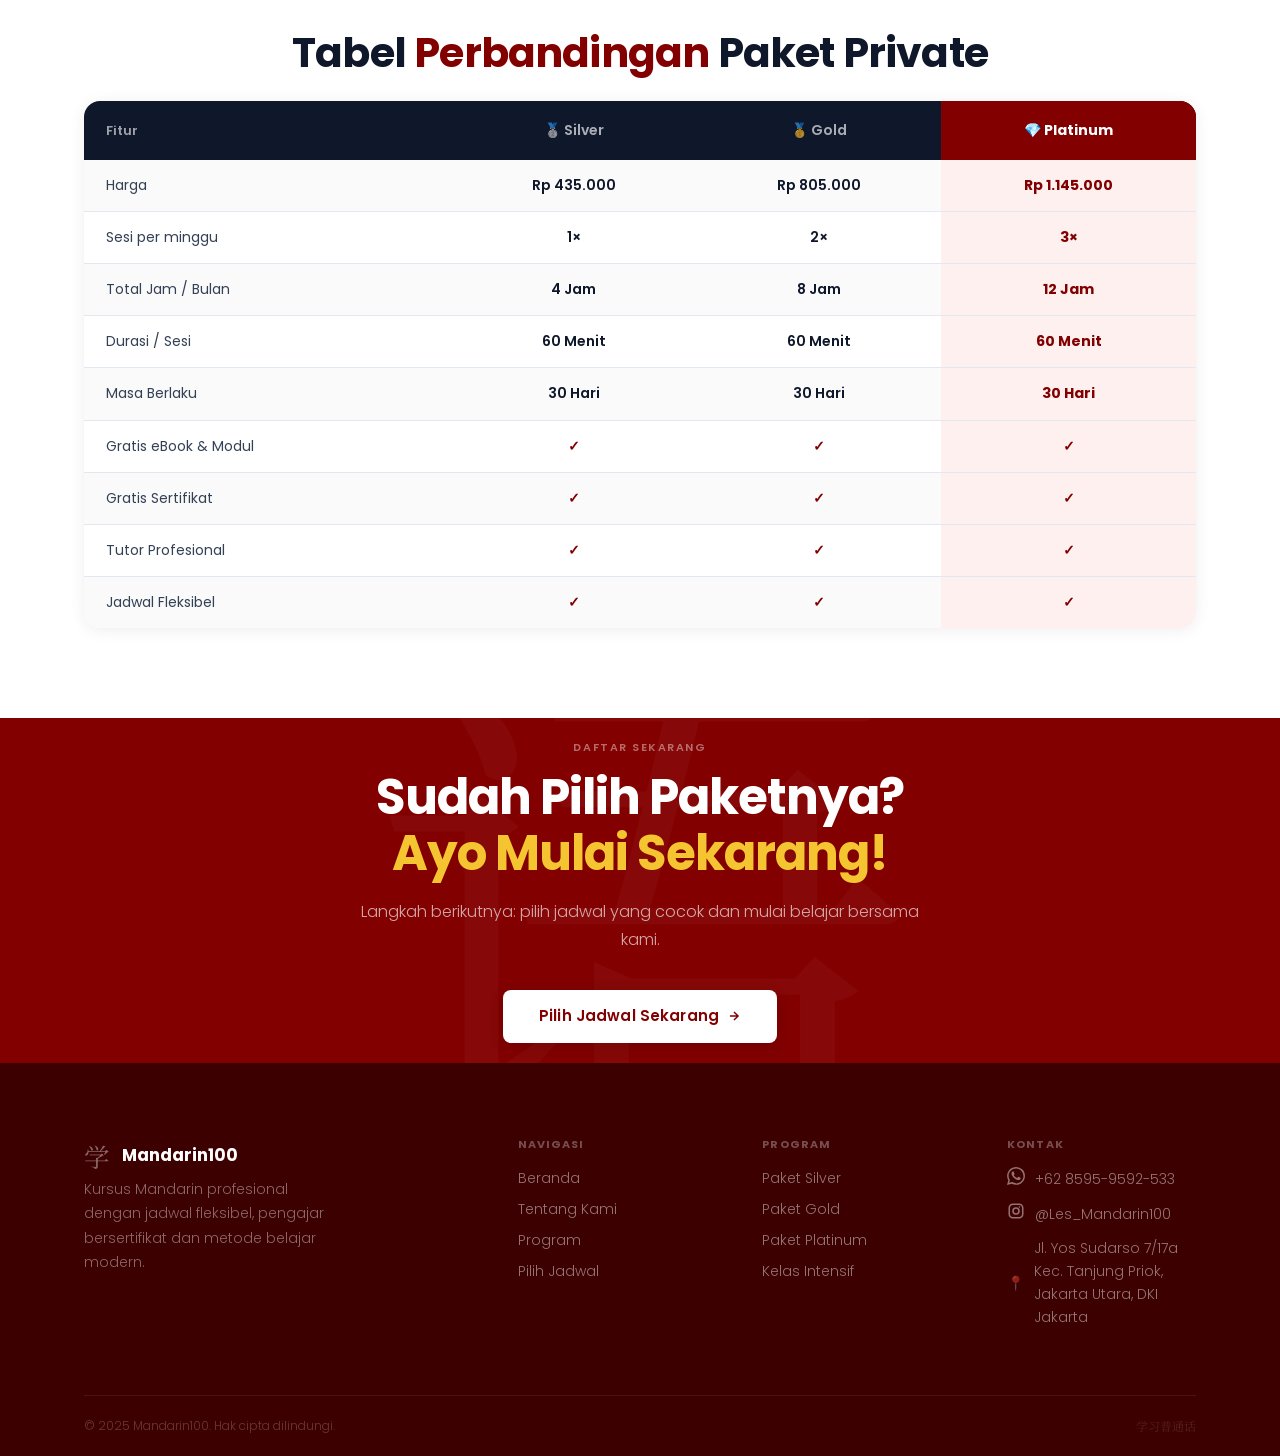
<file: program.html>
<!DOCTYPE html>
<html lang="id">
<head>
  <meta charset="UTF-8" />
  <meta name="viewport" content="width=device-width, initial-scale=1.0" />
  <title>Program — Mandarin100</title>
  <meta name="description" content="Paket Silver, Gold, dan Platinum untuk kursus Mandarin." />
  <link rel="preconnect" href="https://fonts.googleapis.com" />
  <link rel="preconnect" href="https://fonts.gstatic.com" crossorigin />
  <link href="https://fonts.googleapis.com/css2?family=Poppins:wght@300;400;500;600;700;800&family=Noto+Serif+SC:wght@400;700&display=swap" rel="stylesheet" />
  <link rel="stylesheet" href="assets/css/style.css" />
  <link rel="icon" type="image/png" href="assets/images/logop.png" />
  <style>
    /* 4-col grid untuk Intensif */
    .prog-grid-4 {
      display: grid;
      grid-template-columns: repeat(4, 1fr);
      gap: 20px;
      align-items: stretch;
    }
    @media (max-width: 1100px) {
      .prog-grid-4 { grid-template-columns: repeat(2, 1fr); }
    }
    @media (max-width: 600px) {
      .prog-grid-4 { grid-template-columns: 1fr; }
    }


    /* Semua card sama tinggi */
    .prog-grid { align-items: stretch !important; }
    .prog-grid .pc, .prog-grid-4 .pc {
      height: 100%;
      display: flex;
      flex-direction: column;
    }
    .prog-grid .pc-body, .prog-grid-4 .pc-body {
      flex: 1;
      display: flex;
      flex-direction: column;
    }
    .prog-grid .pc-list, .prog-grid-4 .pc-list {
      flex: 1;
    }

    /* Fix: setiap item list 1 baris saja di semua ukuran layar */
    .prog-grid .pc-li,
    .prog-grid-4 .pc-li {
      font-size: 13px;
      gap: 8px;
      align-items: center;
      white-space: nowrap;
      line-height: 1.4;
    }
    .prog-grid .pc-ck,
    .prog-grid-4 .pc-ck {
      width: 18px; height: 18px; flex-shrink: 0;
    }
    .prog-grid .pc-body,
    .prog-grid-4 .pc-body {
      padding-left: 20px;
      padding-right: 20px;
    }

    /* Tablet (<=1024px): grid 1 kolom, kartu lebar → boleh font lebih besar */
    @media (max-width: 1024px) {
      .prog-grid .pc-li,
      .prog-grid-4 .pc-li {
        font-size: 14px;
        gap: 10px;
        white-space: normal;
      }
      .prog-grid .pc-ck,
      .prog-grid-4 .pc-ck {
        width: 20px; height: 20px;
      }
    }

    /* Mobile (<=480px) */
    @media (max-width: 480px) {
      .prog-grid .pc-li,
      .prog-grid-4 .pc-li {
        font-size: 13px;
        gap: 8px;
        white-space: normal;
      }
    }

    /* Banner intensif */
    .intensif-banner {
      margin-top: 36px;
      display: flex;
      align-items: center;
      justify-content: space-between;
      gap: 16px;
      padding: 16px 22px;
      background: linear-gradient(135deg, #fff7ed, #fff0f0);
      border: 1.5px solid #FFBDBD;
      border-radius: 14px;
      flex-wrap: wrap;
    }
    .intensif-banner-left {
      display: flex;
      align-items: center;
      gap: 10px;
    }
    .intensif-banner-left p { margin: 0; }
    .intensif-banner-left .title {
      font-size: 14px;
      font-weight: 600;
      color: var(--ink);
    }
    .intensif-banner-left .sub {
      font-size: 12px;
      font-weight: 300;
      color: var(--ink-3);
      margin-top: 2px !important;
    }
    .intensif-banner-btn {
      display: inline-flex;
      align-items: center;
      gap: 6px;
      background: var(--blue);
      color: #fff;
      font-size: 13px;
      font-weight: 600;
      padding: 10px 20px;
      border-radius: 8px;
      text-decoration: none;
      white-space: nowrap;
      flex-shrink: 0;
      transition: background 0.2s;
    }
    .intensif-banner-btn:hover { background: var(--blue-dark); }

    /* Tab scroll di mobile */
    @media (max-width: 640px) {
      .prog-tabs {
        overflow-x: auto;
        -webkit-overflow-scrolling: touch;
        flex-wrap: nowrap !important;
        justify-content: flex-start !important;
        width: 100%;
        padding-bottom: 2px;
      }
      .prog-tab { flex-shrink: 0; }
      .prog-tabs-wrap { overflow-x: auto; padding: 0 16px; }
      .intensif-banner {
        flex-direction: column;
        align-items: flex-start;
      }
      .intensif-banner-btn { width: 100%; justify-content: center; }
    }
    /* FIX MOBILE OVERFLOW */
html {
  overflow-x: hidden;
  max-width: 100vw;
}
body {
  overflow-x: hidden;
  max-width: 100vw;
}

/* Fix banner intensif di mobile */
@media (max-width: 640px) {
  .intensif-pill {
    flex-direction: column !important;
    align-items: flex-start !important;
    border-radius: 16px !important;
    width: 100% !important;
    box-sizing: border-box;
  }
  .intensif-pill p {
    white-space: normal !important;
  }
  .intensif-pill a {
    width: 100%;
    justify-content: center;
    box-sizing: border-box;
  }
}

/* ===== TABEL PERBANDINGAN – RESPONSIVE ===== */
.cmp-wrap {
  overflow-x: auto;
  -webkit-overflow-scrolling: touch;
  border-radius: 16px;
  box-shadow: 0 2px 16px rgba(0,0,0,0.07);
  margin-top: 0;
}
.cmp-tbl {
  width: 100%;
  min-width: 480px;
  border-collapse: collapse;
  background: var(--white);
  font-family: inherit;
}
.cmp-tbl-4 { min-width: 640px; }

/* Header row */
.cmp-tbl thead tr { background: var(--ink); }
.cmp-tbl thead th {
  padding: 16px 20px;
  font-size: 14px;
  font-weight: 600;
  color: rgba(255,255,255,0.65);
  white-space: nowrap;
}
.cmp-tbl thead th:first-child {
  text-align: left;
  color: rgba(255,255,255,0.55);
  font-size: 13px;
}
.cmp-tbl thead th:not(:first-child) { text-align: center; }
.cmp-tbl thead th.col-featured { background: var(--blue); color: #fff; }

/* Body rows */
.cmp-tbl tbody td {
  padding: 13px 20px;
  font-size: 14px;
  border-bottom: 1px solid var(--line);
  vertical-align: middle;
}
.cmp-tbl tbody td:first-child { color: var(--ink-2); font-size: 13px; }
.cmp-tbl tbody td:not(:first-child) { text-align: center; font-weight: 600; }
.cmp-tbl tbody tr:last-child td { border-bottom: none; }
.cmp-tbl tbody tr:nth-child(odd) { background: #fafafa; }
.cmp-tbl tbody tr:nth-child(even) { background: var(--white); }
.cmp-tbl tbody td.col-featured { background: var(--blue-soft); color: var(--blue); }
.cmp-tbl .ck { color: #16a34a; font-size: 17px; }
.cmp-tbl .cx { color: #d1d5db; font-size: 17px; font-weight: 400; }

/* Sticky first column on mobile scroll */
@media (max-width: 767px) {
  .cmp-tbl thead th:first-child,
  .cmp-tbl tbody td:first-child {
    position: sticky;
    left: 0;
    z-index: 2;
  }
  .cmp-tbl thead th:first-child { background: var(--ink); z-index: 3; }
  .cmp-tbl tbody tr:nth-child(odd) td:first-child  { background: #fafafa; }
  .cmp-tbl tbody tr:nth-child(even) td:first-child { background: var(--white); }
}
/* Smaller padding & font on mobile */
@media (max-width: 480px) {
  .cmp-tbl thead th,
  .cmp-tbl tbody td { padding: 11px 12px; font-size: 12px; }
  .cmp-tbl { min-width: 380px; }
  .cmp-tbl-4 { min-width: 520px; }
}

  </style>
</head>
<body>

<!-- NAVBAR -->
<nav class="navbar transparent" id="navbar">
  <div class="nav-wrap">
    <a href="index.html" class="nav-logo">
      <img src="assets/images/logo.png" alt="Mandarin100" />
      <div class="nav-brand">
      </div>
    </a>
    <ul class="nav-links">
      <li><a href="index.html" class="nav-a">Beranda</a></li>
      <li><a href="tentang.html" class="nav-a">Tentang Kami</a></li>
      <li class="nav-item">
        <span class="nav-a-drop" id="navProgram">
          Program
          <svg class="drop-arrow" viewBox="0 0 20 20" fill="currentColor"><path fill-rule="evenodd" d="M5.293 7.293a1 1 0 011.414 0L10 10.586l3.293-3.293a1 1 0 111.414 1.414l-4 4a1 1 0 01-1.414 0l-4-4a1 1 0 010-1.414z"/></svg>
        </span>
        <div class="dropdown">
          <a href="program.html#private" class="drop-item"onclick="goToProgram(event, 'private')">
            <div class="drop-icon" style="background:#FFF0F0;color:#820000"><img src="assets/images/emot/user.png" width="16"></div>
            <div><div class="drop-label">Kelas Private</div><div class="drop-sub">1 Murid · Perhatian Penuh</div></div>
          </a>
          <a href="program.html#small-group" class="drop-item"onclick="goToProgram(event, 'small-group')">
            <div class="drop-icon" style="background:#FFF7ED;color:#b45309"><img src="assets/images/emot/group.png" width="20"></div>
            <div><div class="drop-label">Small Group</div><div class="drop-sub">2–5 Murid · Interaktif</div></div>
          </a>
          <a href="program.html#group" class="drop-item"onclick="goToProgram(event, 'group')">
            <div class="drop-icon" style="background:#F0FFF4;color:#16a34a"><img src="assets/images/emot/group2.png" width="18"></div>
            <div><div class="drop-label">Group</div><div class="drop-sub">6–10 Murid · Ekonomis</div></div>
          </a>
          <div style="height:1px;background:var(--line);margin:4px 8px"></div>
          <a href="program.html#intensif" class="drop-item" onclick="event.preventDefault();switchProgTab('intensif',document.querySelector('[data-tab=intensif]'));document.getElementById('prog-intensif').scrollIntoView({behavior:'smooth'})">
          <div class="drop-icon" style="background:#FFF7ED;color:#b45309">
            <img src="assets/images/emot/fire.png" width="18"></div>
            <div><div class="drop-label">Kelas Intensif</div><div class="drop-sub">Belajar Lebih Cepat & Fokus</div></div>
          </a>
        </div>
      </li>
      <li><a href="guru.html" class="nav-a">Laoshi</a></li>
      <li><a href="pilih-jadwal.html" class="nav-cta">Pilih Jadwal</a></li>
    </ul>
    <button class="hamburger" id="hamburger" aria-label="Menu"><span></span><span></span><span></span></button>
  </div>
</nav>

<div class="mob-menu" id="mobMenu">
  <a href="index.html" class="mob-a">Beranda</a>
  <a href="tentang.html" class="mob-a">Tentang Kami</a>
  <a href="program.html" class="mob-a active">Program</a>
  <a href="guru.html" class="mob-a">Laoshi</a>
  <a href="pilih-jadwal.html" class="mob-a">Pilih Jadwal</a>
</div>

<!-- PAGE HERO -->
<section class="page-hero" data-cn="课">
  <div class="container">
    <span class="ph-tag">Program Kelas</span>
    <h1 class="ph-h1">Pilih Paket yang Tepat<br>untuk Anda</h1>
    <p class="ph-p">Empat pilihan program yang dirancang untuk memenuhi kebutuhan belajar Mandarin Anda.</p>
  </div>
</section>

<!-- MAIN SECTION -->
<section class="sec">
  <div class="container">

    <!-- TABS -->
    <div class="prog-tabs-wrap" style="display:flex;justify-content:center;margin-bottom:56px">
      <div class="prog-tabs">
        <button class="prog-tab on" data-tab="private" onclick="switchProgTab('private',this)"><img src="assets/images/emot/user.png" width="16"> Kelas Private</button>
        <button class="prog-tab" data-tab="small-group" onclick="switchProgTab('small-group',this)"><img src="assets/images/emot/group.png" width="20"> Small Group</button>
        <button class="prog-tab" data-tab="group" onclick="switchProgTab('group',this)"><img src="assets/images/emot/group2.png" width="18"> Group</button>
        <button class="prog-tab" data-tab="intensif" onclick="switchProgTab('intensif',this)">
        <img src="assets/images/emot/fire.png" width="16" style="vertical-align:middle; margin-right:6px;">Intensif</button>
      </div>
    </div>

    <!-- ===== TAB: PRIVATE ===== -->
    <div id="prog-private" class="prog-tab-content on">
      <div id="private" class="prog-type-section">
        <div class="prog-type-header">
          <h2 class="heading-lg">Kelas <span>Private</span></h2>
          <p style="font-size:15px;font-weight:300;color:var(--ink-3);margin-top:8px;max-width:560px">Belajar berdua dengan pengajar secara eksklusif. Materi 100% disesuaikan dengan kebutuhan, ritme, dan tujuan Anda.</p>
        </div>
        <div class="prog-grid-wrap">
          <div class="prog-grid">
            <!-- Silver -->
            <div class="pc pc-s fi">
              <div class="pc-head" data-char="银">
                <div class="pc-tier">Paket</div>
                <div class="pc-name">Silver</div>
                <div class="pc-tag">Langkah awal yang sempurna</div>
              </div>
              <div class="pc-stats">
                <div class="pc-stat"><div class="pc-stat-n">4</div><div class="pc-stat-l">Jam</div></div>
                <div class="pc-stat"><div class="pc-stat-n">60</div><div class="pc-stat-l">Menit / Sesi</div></div>
              </div>
              <div class="pc-price-wrap">
                <div class="pc-price"><span class="pc-price-curr">Rp</span><span class="pc-price-num">435.000</span></div>
                <div class="pc-price-note">per bulan · 4 pertemuan</div>
              </div>
              <div class="pc-body">
                <ul class="pc-list">
                  <li class="pc-li"><span class="pc-ck"><svg fill="none" stroke="#820000" stroke-width="2.5" viewBox="0 0 24 24"><path d="M5 13l4 4L19 7"/></svg></span>1 sesi per minggu</li>
                  <li class="pc-li"><span class="pc-ck"><svg fill="none" stroke="#820000" stroke-width="2.5" viewBox="0 0 24 24"><path d="M5 13l4 4L19 7"/></svg></span>Tanpa biaya pendaftaran</li>
                  <li class="pc-li"><span class="pc-ck"><svg fill="none" stroke="#820000" stroke-width="2.5" viewBox="0 0 24 24"><path d="M5 13l4 4L19 7"/></svg></span>Gratis eBook (modul digital)</li>
                  <li class="pc-li"><span class="pc-ck"><svg fill="none" stroke="#820000" stroke-width="2.5" viewBox="0 0 24 24"><path d="M5 13l4 4L19 7"/></svg></span>Gratis sertifikat</li>
                  <li class="pc-li"><span class="pc-ck"><svg fill="none" stroke="#820000" stroke-width="2.5" viewBox="0 0 24 24"><path d="M5 13l4 4L19 7"/></svg></span>Tutor profesional &amp; berpengalaman</li>
                  <li class="pc-li"><span class="pc-ck"><svg fill="none" stroke="#820000" stroke-width="2.5" viewBox="0 0 24 24"><path d="M5 13l4 4L19 7"/></svg></span>Kelas online (Zoom / Voov / Google Meet)</li>
                  <li class="pc-li"><span class="pc-ck"><svg fill="none" stroke="#820000" stroke-width="2.5" viewBox="0 0 24 24"><path d="M5 13l4 4L19 7"/></svg></span>Expired 30 Hari</li>
                </ul>
                <a href="pilih-jadwal.html?paket=silver" class="pc-btn pc-ol">Pilih Paket Silver</a>
              </div>
            </div>
            <!-- Gold -->
            <div class="pc pc-s fi" data-d="2">
              <div class="pc-head" data-char="金" style="background: linear-gradient(145deg, #8a6d0d 0%, #b18e02 40%, #f2c309 80%, #d6be5d 100%)">
                <div class="pc-tier">Paket</div>
                <div class="pc-name">Gold</div>
                <div class="pc-tag">Intensitas optimal, hasil cepat</div>
              </div>
              <div class="pc-stats">
                <div class="pc-stat"><div class="pc-stat-n">8</div><div class="pc-stat-l">Jam</div></div>
                <div class="pc-stat"><div class="pc-stat-n">60</div><div class="pc-stat-l">Menit / Sesi</div></div>
              </div>
              <div class="pc-price-wrap">
                <div class="pc-price"><span class="pc-price-curr">Rp</span><span class="pc-price-num">805.000</span></div>
                <div class="pc-price-note">per bulan · 8 pertemuan</div>
              </div>
              <div class="pc-body">
                <ul class="pc-list">
                  <li class="pc-li"><span class="pc-ck"><svg fill="none" stroke="#820000" stroke-width="2.5" viewBox="0 0 24 24"><path d="M5 13l4 4L19 7"/></svg></span>2 sesi per minggu</li>
                  <li class="pc-li"><span class="pc-ck"><svg fill="none" stroke="#820000" stroke-width="2.5" viewBox="0 0 24 24"><path d="M5 13l4 4L19 7"/></svg></span>Tanpa biaya pendaftaran</li>
                  <li class="pc-li"><span class="pc-ck"><svg fill="none" stroke="#820000" stroke-width="2.5" viewBox="0 0 24 24"><path d="M5 13l4 4L19 7"/></svg></span>Gratis eBook (modul digital)</li>
                  <li class="pc-li"><span class="pc-ck"><svg fill="none" stroke="#820000" stroke-width="2.5" viewBox="0 0 24 24"><path d="M5 13l4 4L19 7"/></svg></span>Gratis sertifikat</li>
                  <li class="pc-li"><span class="pc-ck"><svg fill="none" stroke="#820000" stroke-width="2.5" viewBox="0 0 24 24"><path d="M5 13l4 4L19 7"/></svg></span>Tutor profesional &amp; berpengalaman</li>
                  <li class="pc-li"><span class="pc-ck"><svg fill="none" stroke="#820000" stroke-width="2.5" viewBox="0 0 24 24"><path d="M5 13l4 4L19 7"/></svg></span>Kelas online (Zoom / Voov / Google Meet)</li>
                  <li class="pc-li"><span class="pc-ck"><svg fill="none" stroke="#820000" stroke-width="2.5" viewBox="0 0 24 24"><path d="M5 13l4 4L19 7"/></svg></span>Expired 30 Hari</li>
                </ul>
                <a href="pilih-jadwal.html?paket=gold" class="pc-btn pc-ol">Pilih Paket Gold</a>
              </div>
            </div>
            <!-- Platinum -->
            <div class="pc pc-g fi" data-d="3">
              <div class="pc-g-badge">★ Terpopuler</div>
              <div class="pc-head" data-char="铂金">
                <div class="pc-tier">Paket</div>
                <div class="pc-name">Platinum</div>
                <div class="pc-tag">Kelas lebih intensif, hasil maksimal</div>
              </div>
              <div class="pc-stats">
                <div class="pc-stat"><div class="pc-stat-n">12</div><div class="pc-stat-l">Jam</div></div>
                <div class="pc-stat"><div class="pc-stat-n">60</div><div class="pc-stat-l">Menit / Sesi</div></div>
              </div>
              <div class="pc-price-wrap">
                <div class="pc-price"><span class="pc-price-curr">Rp</span><span class="pc-price-num">1.145.000</span></div>
                <div class="pc-price-note">per bulan · 12 pertemuan</div>
              </div>
              <div class="pc-body">
                <ul class="pc-list">
                  <li class="pc-li"><span class="pc-ck"><svg fill="none" stroke="#820000" stroke-width="2.5" viewBox="0 0 24 24"><path d="M5 13l4 4L19 7"/></svg></span>3 sesi per minggu</li>
                  <li class="pc-li"><span class="pc-ck"><svg fill="none" stroke="#820000" stroke-width="2.5" viewBox="0 0 24 24"><path d="M5 13l4 4L19 7"/></svg></span>Tanpa biaya pendaftaran</li>
                  <li class="pc-li"><span class="pc-ck"><svg fill="none" stroke="#820000" stroke-width="2.5" viewBox="0 0 24 24"><path d="M5 13l4 4L19 7"/></svg></span>Gratis eBook (modul digital)</li>
                  <li class="pc-li"><span class="pc-ck"><svg fill="none" stroke="#820000" stroke-width="2.5" viewBox="0 0 24 24"><path d="M5 13l4 4L19 7"/></svg></span>Gratis sertifikat</li>
                  <li class="pc-li"><span class="pc-ck"><svg fill="none" stroke="#820000" stroke-width="2.5" viewBox="0 0 24 24"><path d="M5 13l4 4L19 7"/></svg></span>Tutor profesional &amp; berpengalaman</li>
                  <li class="pc-li"><span class="pc-ck"><svg fill="none" stroke="#820000" stroke-width="2.5" viewBox="0 0 24 24"><path d="M5 13l4 4L19 7"/></svg></span>Kelas online (Zoom / Voov / Google Meet)</li>
                  <li class="pc-li"><span class="pc-ck"><svg fill="none" stroke="#820000" stroke-width="2.5" viewBox="0 0 24 24"><path d="M5 13l4 4L19 7"/></svg></span>Expired 30 Hari</li>
                </ul>
                <a href="pilih-jadwal.html?paket=platinum" class="pc-btn pc-ol">Pilih Paket Platinum</a>
              </div>
            </div>
          </div>
        </div>
        <!-- Banner Intensif -->
<div style="margin-top:40px;display:flex;justify-content:center;">
  <div class="intensif-pill" style="display:inline-flex;align-items:center;gap:20px;padding:14px 24px 14px 18px;background:var(--white);border:1.5px solid #FFBDBD;border-radius:100px;box-shadow:0 4px 20px rgba(130,0,0,0.08);max-width:100%;box-sizing:border-box;">
    <div style="display:flex;align-items:center;gap:10px;">
      <div style="width:36px;height:36px;border-radius:50%;background:linear-gradient(135deg,#fff0f0,#ffe0e0);display:flex;align-items:center;justify-content:center;font-size:17px;flex-shrink:0;">🔥</div>
      <div>
        <p style="margin:0;font-size:13px;font-weight:600;color:var(--ink);white-space:nowrap;">Ingin belajar lebih cepat dan fokus?</p>
        <p style="margin:2px 0 0;font-size:11px;font-weight:300;color:var(--ink-3);white-space:nowrap;">Coba program Kelas Intensif kami</p>
      </div>
    </div>
    <a href="#intensif" onclick="event.preventDefault();switchProgTab('intensif',document.querySelector('[data-tab=intensif]'));window.scrollTo({top:0,behavior:'smooth'})"
       style="display:inline-flex;align-items:center;gap:6px;background:var(--blue);color:#fff;font-size:12px;font-weight:600;padding:9px 18px;border-radius:100px;text-decoration:none;white-space:nowrap;flex-shrink:0;letter-spacing:0.02em;">
      Lihat Kelas Intensif
      <svg width="12" height="12" fill="none" stroke="currentColor" stroke-width="2.5" viewBox="0 0 24 24"><path d="M5 12h14M12 5l7 7-7 7"/></svg>
    </a>
  </div>
</div>

        <div style="margin-top:48px">
          <div style="text-align:center;margin-bottom:24px">
            <div class="tag tag-center">Perbandingan</div>
            <h3 class="heading-lg" style="margin-top:10px">Tabel <span>Perbandingan</span> Paket Private</h3>
          </div>
          <div class="cmp-wrap">
            <table class="cmp-tbl" style="width:100%;border-collapse:collapse;background:var(--white)">
              <thead>
                <tr style="background:var(--ink)">
                  <th style="padding:18px 22px;text-align:left;font-size:13px;font-weight:600;color:rgba(255,255,255,0.6)">Fitur</th>
                  <th style="padding:18px 22px;text-align:center;font-size:14px;font-weight:600;color:rgba(255,255,255,0.65)">🥈 Silver</th>
                  <th style="padding:18px 22px;text-align:center;font-size:14px;font-weight:600;color:rgba(255,255,255,0.65)">🥇 Gold</th>
                  <th style="padding:18px 22px;text-align:center;font-size:14px;font-weight:700;background:var(--blue);color:var(--white)">💎 Platinum</th>
                </tr>
              </thead>
              <tbody>
                <tr style="border-bottom:1px solid var(--line)">
                  <td style="padding:14px 22px;font-size:14px;color:var(--ink-2)">Harga</td>
                  <td style="padding:14px 22px;text-align:center;font-weight:600">Rp 435.000</td>
                  <td style="padding:14px 22px;text-align:center;font-weight:600">Rp 805.000</td>
                  <td style="padding:14px 22px;text-align:center;font-weight:700;background:var(--blue-soft);color:var(--blue)">Rp 1.145.000</td>
                </tr>
                <tr style="border-bottom:1px solid var(--line)">
                  <td style="padding:14px 22px;font-size:14px;color:var(--ink-2)">Sesi per minggu</td>
                  <td style="padding:14px 22px;text-align:center;font-weight:600">1×</td>
                  <td style="padding:14px 22px;text-align:center;font-weight:600">2×</td>
                  <td style="padding:14px 22px;text-align:center;font-weight:700;background:var(--blue-soft);color:var(--blue)">3×</td>
                </tr>
                <tr style="border-bottom:1px solid var(--line)">
                  <td style="padding:14px 22px;font-size:14px;color:var(--ink-2)">Total Jam / Bulan</td>
                  <td style="padding:14px 22px;text-align:center;font-weight:600">4 Jam</td>
                  <td style="padding:14px 22px;text-align:center;font-weight:600">8 Jam</td>
                  <td style="padding:14px 22px;text-align:center;font-weight:700;background:var(--blue-soft);color:var(--blue)">12 Jam</td>
                </tr>
                <tr style="border-bottom:1px solid var(--line)">
                  <td style="padding:14px 22px;font-size:14px;color:var(--ink-2)">Durasi / Sesi</td>
                  <td style="padding:14px 22px;text-align:center;font-weight:600">60 Menit</td>
                  <td style="padding:14px 22px;text-align:center;font-weight:600">60 Menit</td>
                  <td style="padding:14px 22px;text-align:center;font-weight:700;background:var(--blue-soft);color:var(--blue)">60 Menit</td>
                </tr>
                <tr style="border-bottom:1px solid var(--line)">
                  <td style="padding:14px 22px;font-size:14px;color:var(--ink-2)">Masa Berlaku</td>
                  <td style="padding:14px 22px;text-align:center;font-weight:600">30 Hari</td>
                  <td style="padding:14px 22px;text-align:center;font-weight:600">30 Hari</td>
                  <td style="padding:14px 22px;text-align:center;font-weight:700;background:var(--blue-soft);color:var(--blue)">30 Hari</td>
                </tr>
                <tr style="border-bottom:1px solid var(--line)">
                  <td style="padding:14px 22px;font-size:14px;color:var(--ink-2)">Gratis eBook &amp; Modul</td>
                  <td style="padding:14px 22px;text-align:center;color:var(--blue);font-weight:600">✓</td>
                  <td style="padding:14px 22px;text-align:center;color:var(--blue);font-weight:600">✓</td>
                  <td style="padding:14px 22px;text-align:center;background:var(--blue-soft);color:var(--blue);font-weight:600">✓</td>
                </tr>
                <tr style="border-bottom:1px solid var(--line)">
                  <td style="padding:14px 22px;font-size:14px;color:var(--ink-2)">Gratis Sertifikat</td>
                  <td style="padding:14px 22px;text-align:center;color:var(--blue);font-weight:600">✓</td>
                  <td style="padding:14px 22px;text-align:center;color:var(--blue);font-weight:600">✓</td>
                  <td style="padding:14px 22px;text-align:center;background:var(--blue-soft);color:var(--blue);font-weight:600">✓</td>
                </tr>
                <tr style="border-bottom:1px solid var(--line)">
                  <td style="padding:14px 22px;font-size:14px;color:var(--ink-2)">Tutor Profesional</td>
                  <td style="padding:14px 22px;text-align:center;color:var(--blue);font-weight:600">✓</td>
                  <td style="padding:14px 22px;text-align:center;color:var(--blue);font-weight:600">✓</td>
                  <td style="padding:14px 22px;text-align:center;background:var(--blue-soft);color:var(--blue);font-weight:600">✓</td>
                </tr>
                <tr>
                  <td style="padding:14px 22px;font-size:14px;color:var(--ink-2)">Jadwal Fleksibel</td>
                  <td style="padding:14px 22px;text-align:center;color:var(--blue);font-weight:600">✓</td>
                  <td style="padding:14px 22px;text-align:center;color:var(--blue);font-weight:600">✓</td>
                  <td style="padding:14px 22px;text-align:center;background:var(--blue-soft);color:var(--blue);font-weight:600">✓</td>
                </tr>
              </tbody>
            </table>
          </div>
        </div>
      </div>
    </div>

    <!-- ===== TAB: SMALL GROUP ===== -->
    <div id="prog-small-group" class="prog-tab-content">
      <div id="small-group" class="prog-type-section">
        <div class="prog-type-header">
          <h2 class="heading-lg">Kelas <span>Small Group</span></h2>
          <p style="font-size:15px;font-weight:300;color:var(--ink-3);margin-top:8px;max-width:560px">Belajar bersama 2–5 Murid lain dalam suasana interaktif. Harga lebih terjangkau dengan kualitas bimbingan yang tetap optimal.</p>
        </div>
        <div class="prog-grid-wrap">
          <div class="prog-grid">
            <!-- Silver -->
            <div class="pc pc-s fi">
              <div class="pc-head" data-char="银">
                <div class="pc-tier">Paket</div>
                <div class="pc-name">Silver</div>
                <div class="pc-tag">Mulai belajar bersama, hemat biaya</div>
              </div>
              <div class="pc-stats">
                <div class="pc-stat"><div class="pc-stat-n">4</div><div class="pc-stat-l">Jam</div></div>
                <div class="pc-stat"><div class="pc-stat-n">60</div><div class="pc-stat-l">Menit / Sesi</div></div>
              </div>
              <div class="pc-body">
                <ul class="pc-list">
                  <li class="pc-li"><span class="pc-ck"><svg fill="none" stroke="#820000" stroke-width="2.5" viewBox="0 0 24 24"><path d="M5 13l4 4L19 7"/></svg></span>1 sesi per minggu bersama 2–5 Murid</li>
                  <li class="pc-li"><span class="pc-ck"><svg fill="none" stroke="#820000" stroke-width="2.5" viewBox="0 0 24 24"><path d="M5 13l4 4L19 7"/></svg></span>Tanpa biaya pendaftaran</li>
                  <li class="pc-li"><span class="pc-ck"><svg fill="none" stroke="#820000" stroke-width="2.5" viewBox="0 0 24 24"><path d="M5 13l4 4L19 7"/></svg></span>Gratis eBook (modul digital)</li>
                  <li class="pc-li"><span class="pc-ck"><svg fill="none" stroke="#820000" stroke-width="2.5" viewBox="0 0 24 24"><path d="M5 13l4 4L19 7"/></svg></span>Gratis sertifikat</li>
                  <li class="pc-li"><span class="pc-ck"><svg fill="none" stroke="#820000" stroke-width="2.5" viewBox="0 0 24 24"><path d="M5 13l4 4L19 7"/></svg></span>Tutor profesional &amp; berpengalaman</li>
                  <li class="pc-li"><span class="pc-ck"><svg fill="none" stroke="#820000" stroke-width="2.5" viewBox="0 0 24 24"><path d="M5 13l4 4L19 7"/></svg></span>Kelas online (Zoom / Voov / Google Meet)</li>
                  <li class="pc-li"><span class="pc-ck"><svg fill="none" stroke="#820000" stroke-width="2.5" viewBox="0 0 24 24"><path d="M5 13l4 4L19 7"/></svg></span>Expired 30 Hari</li>
                </ul>
                <a href="pilih-jadwal.html?tipe=small-group&paket=silver" class="pc-btn pc-ol">Pilih Silver Small Group</a>
              </div>
            </div>
            <!-- Gold -->
            <div class="pc pc-s fi" data-d="2">
              <div class="pc-head" data-char="金" style="background: linear-gradient(145deg, #8a6d0d 0%, #b18e02 40%, #f2c309 80%, #d6be5d 100%)">
                <div class="pc-tier">Paket</div>
                <div class="pc-name">Gold</div>
                <div class="pc-tag">Kelompok kecil, kemajuan lebih cepat</div>
              </div>
              <div class="pc-stats">
                <div class="pc-stat"><div class="pc-stat-n">8</div><div class="pc-stat-l">Jam</div></div>
                <div class="pc-stat"><div class="pc-stat-n">60</div><div class="pc-stat-l">Menit / Sesi</div></div>
              </div>
              <div class="pc-body">
                <ul class="pc-list">
                  <li class="pc-li"><span class="pc-ck"><svg fill="none" stroke="#820000" stroke-width="2.5" viewBox="0 0 24 24"><path d="M5 13l4 4L19 7"/></svg></span>2 sesi per minggu bersama 2–5 Murid</li>
                  <li class="pc-li"><span class="pc-ck"><svg fill="none" stroke="#820000" stroke-width="2.5" viewBox="0 0 24 24"><path d="M5 13l4 4L19 7"/></svg></span>Tanpa biaya pendaftaran</li>
                  <li class="pc-li"><span class="pc-ck"><svg fill="none" stroke="#820000" stroke-width="2.5" viewBox="0 0 24 24"><path d="M5 13l4 4L19 7"/></svg></span>Gratis eBook (modul digital)</li>
                  <li class="pc-li"><span class="pc-ck"><svg fill="none" stroke="#820000" stroke-width="2.5" viewBox="0 0 24 24"><path d="M5 13l4 4L19 7"/></svg></span>Gratis sertifikat</li>
                  <li class="pc-li"><span class="pc-ck"><svg fill="none" stroke="#820000" stroke-width="2.5" viewBox="0 0 24 24"><path d="M5 13l4 4L19 7"/></svg></span>Tutor profesional &amp; berpengalaman</li>
                  <li class="pc-li"><span class="pc-ck"><svg fill="none" stroke="#820000" stroke-width="2.5" viewBox="0 0 24 24"><path d="M5 13l4 4L19 7"/></svg></span>Kelas online (Zoom / Voov / Google Meet)</li>
                  <li class="pc-li"><span class="pc-ck"><svg fill="none" stroke="#820000" stroke-width="2.5" viewBox="0 0 24 24"><path d="M5 13l4 4L19 7"/></svg></span>Expired 30 Hari</li>
                </ul>
                <a href="pilih-jadwal.html?tipe=small-group&paket=gold" class="pc-btn pc-ol">Pilih Gold Small Group</a>
              </div>
            </div>
            <!-- Platinum -->
            <div class="pc pc-g fi" data-d="3">
              <div class="pc-g-badge">★ Terpopuler</div>
              <div class="pc-head" data-char="铂金">
                <div class="pc-tier">Paket</div>
                <div class="pc-name">Platinum</div>
                <div class="pc-tag">Intensif &amp; kolaboratif</div>
              </div>
              <div class="pc-stats">
                <div class="pc-stat"><div class="pc-stat-n">12</div><div class="pc-stat-l">Jam</div></div>
                <div class="pc-stat"><div class="pc-stat-n">60</div><div class="pc-stat-l">Menit / Sesi</div></div>
              </div>
              <div class="pc-body">
                <ul class="pc-list">
                  <li class="pc-li"><span class="pc-ck"><svg fill="none" stroke="#820000" stroke-width="2.5" viewBox="0 0 24 24"><path d="M5 13l4 4L19 7"/></svg></span>3 sesi per minggu bersama 2–5 Murid</li>
                  <li class="pc-li"><span class="pc-ck"><svg fill="none" stroke="#820000" stroke-width="2.5" viewBox="0 0 24 24"><path d="M5 13l4 4L19 7"/></svg></span>Tanpa biaya pendaftaran</li>
                  <li class="pc-li"><span class="pc-ck"><svg fill="none" stroke="#820000" stroke-width="2.5" viewBox="0 0 24 24"><path d="M5 13l4 4L19 7"/></svg></span>Gratis eBook (modul digital)</li>
                  <li class="pc-li"><span class="pc-ck"><svg fill="none" stroke="#820000" stroke-width="2.5" viewBox="0 0 24 24"><path d="M5 13l4 4L19 7"/></svg></span>Gratis sertifikat</li>
                  <li class="pc-li"><span class="pc-ck"><svg fill="none" stroke="#820000" stroke-width="2.5" viewBox="0 0 24 24"><path d="M5 13l4 4L19 7"/></svg></span>Tutor profesional &amp; berpengalaman</li>
                  <li class="pc-li"><span class="pc-ck"><svg fill="none" stroke="#820000" stroke-width="2.5" viewBox="0 0 24 24"><path d="M5 13l4 4L19 7"/></svg></span>Kelas online (Zoom / Voov / Google Meet)</li>
                  <li class="pc-li"><span class="pc-ck"><svg fill="none" stroke="#820000" stroke-width="2.5" viewBox="0 0 24 24"><path d="M5 13l4 4L19 7"/></svg></span>Expired 30 Hari</li>
                </ul>
                <a href="pilih-jadwal.html?tipe=small-group&paket=platinum" class="pc-btn pc-ol">Pilih Platinum Small Group</a>
              </div>
            </div>
          </div>
        </div>
       <!-- Banner Intensif -->
<div style="margin-top:40px;display:flex;justify-content:center;">
  <div class="intensif-pill" style="display:inline-flex;align-items:center;gap:20px;padding:14px 24px 14px 18px;background:var(--white);border:1.5px solid #FFBDBD;border-radius:100px;box-shadow:0 4px 20px rgba(130,0,0,0.08);max-width:100%;box-sizing:border-box;">
    <div style="display:flex;align-items:center;gap:10px;">
      <div style="width:36px;height:36px;border-radius:50%;background:linear-gradient(135deg,#fff0f0,#ffe0e0);display:flex;align-items:center;justify-content:center;font-size:17px;flex-shrink:0;">🔥</div>
      <div>
        <p style="margin:0;font-size:13px;font-weight:600;color:var(--ink);white-space:nowrap;">Ingin belajar lebih cepat dan fokus?</p>
        <p style="margin:2px 0 0;font-size:11px;font-weight:300;color:var(--ink-3);white-space:nowrap;">Coba program Kelas Intensif kami</p>
      </div>
    </div>
    <a href="#intensif" onclick="event.preventDefault();switchProgTab('intensif',document.querySelector('[data-tab=intensif]'));window.scrollTo({top:0,behavior:'smooth'})"
       style="display:inline-flex;align-items:center;gap:6px;background:var(--blue);color:#fff;font-size:12px;font-weight:600;padding:9px 18px;border-radius:100px;text-decoration:none;white-space:nowrap;flex-shrink:0;letter-spacing:0.02em;">
      Lihat Kelas Intensif
      <svg width="12" height="12" fill="none" stroke="currentColor" stroke-width="2.5" viewBox="0 0 24 24"><path d="M5 12h14M12 5l7 7-7 7"/></svg>
    </a>
  </div>
</div>

        <div style="margin-top:48px">
          <div style="text-align:center;margin-bottom:24px">
            <div class="tag tag-center">Perbandingan</div>
            <h3 class="heading-lg" style="margin-top:10px">Tabel <span>Perbandingan</span> Paket Small Group</h3>
          </div>
          <div class="cmp-wrap">
            <table class="cmp-tbl" style="width:100%;border-collapse:collapse;background:var(--white)">
              <thead>
                <tr style="background:var(--ink)">
                  <th style="padding:18px 22px;text-align:left;font-size:13px;font-weight:600;color:rgba(255,255,255,0.6)">Fitur</th>
                  <th style="padding:18px 22px;text-align:center;font-size:14px;font-weight:600;color:rgba(255,255,255,0.65)">🥈 Silver</th>
                  <th style="padding:18px 22px;text-align:center;font-size:14px;font-weight:600;color:rgba(255,255,255,0.65)">🥇 Gold</th>
                  <th style="padding:18px 22px;text-align:center;font-size:14px;font-weight:700;background:var(--blue);color:var(--white)">💎 Platinum</th>
                </tr>
              </thead>
              <tbody>
                <tr style="border-bottom:1px solid var(--line)">
                  <td style="padding:14px 22px;font-size:14px;color:var(--ink-2)">Sesi per minggu</td>
                  <td style="padding:14px 22px;text-align:center;font-weight:600">1×</td>
                  <td style="padding:14px 22px;text-align:center;font-weight:600">2×</td>
                  <td style="padding:14px 22px;text-align:center;font-weight:700;background:var(--blue-soft);color:var(--blue)">3×</td>
                </tr>
                <tr style="border-bottom:1px solid var(--line)">
                  <td style="padding:14px 22px;font-size:14px;color:var(--ink-2)">Total Jam / Bulan</td>
                  <td style="padding:14px 22px;text-align:center;font-weight:600">4 Jam</td>
                  <td style="padding:14px 22px;text-align:center;font-weight:600">8 Jam</td>
                  <td style="padding:14px 22px;text-align:center;font-weight:700;background:var(--blue-soft);color:var(--blue)">12 Jam</td>
                </tr>
                <tr style="border-bottom:1px solid var(--line)">
                  <td style="padding:14px 22px;font-size:14px;color:var(--ink-2)">Durasi / Sesi</td>
                  <td style="padding:14px 22px;text-align:center;font-weight:600">60 Menit</td>
                  <td style="padding:14px 22px;text-align:center;font-weight:600">60 Menit</td>
                  <td style="padding:14px 22px;text-align:center;font-weight:700;background:var(--blue-soft);color:var(--blue)">60 Menit</td>
                </tr>
                <tr style="border-bottom:1px solid var(--line)">
                  <td style="padding:14px 22px;font-size:14px;color:var(--ink-2)">Masa Berlaku</td>
                  <td style="padding:14px 22px;text-align:center;font-weight:600">30 Hari</td>
                  <td style="padding:14px 22px;text-align:center;font-weight:600">30 Hari</td>
                  <td style="padding:14px 22px;text-align:center;font-weight:700;background:var(--blue-soft);color:var(--blue)">30 Hari</td>
                </tr>
                <tr style="border-bottom:1px solid var(--line)">
                  <td style="padding:14px 22px;font-size:14px;color:var(--ink-2)">Jumlah Murid</td>
                  <td style="padding:14px 22px;text-align:center;font-weight:600">2–5 Murid</td>
                  <td style="padding:14px 22px;text-align:center;font-weight:600">2–5 Murid</td>
                  <td style="padding:14px 22px;text-align:center;font-weight:700;background:var(--blue-soft);color:var(--blue)">2–5 Murid</td>
                </tr>
                <tr style="border-bottom:1px solid var(--line)">
                  <td style="padding:14px 22px;font-size:14px;color:var(--ink-2)">Gratis eBook &amp; Modul</td>
                  <td style="padding:14px 22px;text-align:center;color:var(--blue);font-weight:600">✓</td>
                  <td style="padding:14px 22px;text-align:center;color:var(--blue);font-weight:600">✓</td>
                  <td style="padding:14px 22px;text-align:center;background:var(--blue-soft);color:var(--blue);font-weight:600">✓</td>
                </tr>
                <tr style="border-bottom:1px solid var(--line)">
                  <td style="padding:14px 22px;font-size:14px;color:var(--ink-2)">Gratis Sertifikat</td>
                  <td style="padding:14px 22px;text-align:center;color:var(--blue);font-weight:600">✓</td>
                  <td style="padding:14px 22px;text-align:center;color:var(--blue);font-weight:600">✓</td>
                  <td style="padding:14px 22px;text-align:center;background:var(--blue-soft);color:var(--blue);font-weight:600">✓</td>
                </tr>
                <tr style="border-bottom:1px solid var(--line)">
                  <td style="padding:14px 22px;font-size:14px;color:var(--ink-2)">Tutor Profesional</td>
                  <td style="padding:14px 22px;text-align:center;color:var(--blue);font-weight:600">✓</td>
                  <td style="padding:14px 22px;text-align:center;color:var(--blue);font-weight:600">✓</td>
                  <td style="padding:14px 22px;text-align:center;background:var(--blue-soft);color:var(--blue);font-weight:600">✓</td>
                </tr>
                <tr>
                  <td style="padding:14px 22px;font-size:14px;color:var(--ink-2)">Jadwal Fleksibel</td>
                  <td style="padding:14px 22px;text-align:center;color:var(--blue);font-weight:600">✓</td>
                  <td style="padding:14px 22px;text-align:center;color:var(--blue);font-weight:600">✓</td>
                  <td style="padding:14px 22px;text-align:center;background:var(--blue-soft);color:var(--blue);font-weight:600">✓</td>
                </tr>
              </tbody>
            </table>
          </div>
        </div>
      </div>
    </div>

    <!-- ===== TAB: GROUP ===== -->
    <div id="prog-group" class="prog-tab-content">
      <div id="group" class="prog-type-section">
        <div class="prog-type-header">
          <h2 class="heading-lg">Kelas <span>Group</span></h2>
          <p style="font-size:15px;font-weight:300;color:var(--ink-3);margin-top:8px;max-width:560px">Belajar bersama 6–10 Murid dengan harga paling ekonomis. Cocok untuk yang ingin membangun komunitas belajar sambil tetap dipandu pengajar.</p>
        </div>
        <div class="prog-grid-wrap">
          <div class="prog-grid">
            <!-- Silver -->
            <div class="pc pc-s fi">
              <div class="pc-head" data-char="银">
                <div class="pc-tier">Paket</div>
                <div class="pc-name">Silver</div>
                <div class="pc-tag">Cara paling ekonomis memulai Mandarin</div>
              </div>
              <div class="pc-stats">
                <div class="pc-stat"><div class="pc-stat-n">4</div><div class="pc-stat-l">Jam</div></div>
                <div class="pc-stat"><div class="pc-stat-n">60</div><div class="pc-stat-l">Menit / Sesi</div></div>
              </div>
              <div class="pc-body">
                <ul class="pc-list">
                  <li class="pc-li"><span class="pc-ck"><svg fill="none" stroke="#820000" stroke-width="2.5" viewBox="0 0 24 24"><path d="M5 13l4 4L19 7"/></svg></span>1 sesi per minggu bersama 6–10 Murid</li>
                  <li class="pc-li"><span class="pc-ck"><svg fill="none" stroke="#820000" stroke-width="2.5" viewBox="0 0 24 24"><path d="M5 13l4 4L19 7"/></svg></span>Gratis Sertifikat</li>
                  <li class="pc-li"><span class="pc-ck"><svg fill="none" stroke="#820000" stroke-width="2.5" viewBox="0 0 24 24"><path d="M5 13l4 4L19 7"/></svg></span>Belajar interaktif dalam kelompok</li>
                  <li class="pc-li"><span class="pc-ck"><svg fill="none" stroke="#820000" stroke-width="2.5" viewBox="0 0 24 24"><path d="M5 13l4 4L19 7"/></svg></span>Akses modul digital</li>
                  <li class="pc-li"><span class="pc-ck"><svg fill="none" stroke="#820000" stroke-width="2.5" viewBox="0 0 24 24"><path d="M5 13l4 4L19 7"/></svg></span>Evaluasi dan laporan kemajuan</li>
                  <li class="pc-li"><span class="pc-ck"><svg fill="none" stroke="#820000" stroke-width="2.5" viewBox="0 0 24 24"><path d="M5 13l4 4L19 7"/></svg></span>Kelas online (Zoom / Voov / Google Meet)</li>
                </ul>
                <a href="pilih-jadwal.html?tipe=group&paket=silver" class="pc-btn pc-ol">Pilih Silver Group</a>
              </div>
            </div>
            <!-- Gold -->
            <div class="pc pc-s fi" data-d="2">
              <div class="pc-head" data-char="金" style="background: linear-gradient(145deg, #8a6d0d 0%, #b18e02 40%, #f2c309 80%, #d6be5d 100%)">
                <div class="pc-tier">Paket</div>
                <div class="pc-name">Gold</div>
                <div class="pc-tag">Rutin belajar, harga paling terjangkau</div>
              </div>
              <div class="pc-stats">
                <div class="pc-stat"><div class="pc-stat-n">8</div><div class="pc-stat-l">Jam</div></div>
                <div class="pc-stat"><div class="pc-stat-n">60</div><div class="pc-stat-l">Menit / Sesi</div></div>
              </div>
              <div class="pc-body">
                <ul class="pc-list">
                  <li class="pc-li"><span class="pc-ck"><svg fill="none" stroke="#820000" stroke-width="2.5" viewBox="0 0 24 24"><path d="M5 13l4 4L19 7"/></svg></span>2 sesi per minggu bersama 6–10 Murid</li>
                  <li class="pc-li"><span class="pc-ck"><svg fill="none" stroke="#820000" stroke-width="2.5" viewBox="0 0 24 24"><path d="M5 13l4 4L19 7"/></svg></span>Tanpa biaya pendaftaran</li>
                  <li class="pc-li"><span class="pc-ck"><svg fill="none" stroke="#820000" stroke-width="2.5" viewBox="0 0 24 24"><path d="M5 13l4 4L19 7"/></svg></span>Gratis eBook (modul digital)</li>
                  <li class="pc-li"><span class="pc-ck"><svg fill="none" stroke="#820000" stroke-width="2.5" viewBox="0 0 24 24"><path d="M5 13l4 4L19 7"/></svg></span>Gratis sertifikat</li>
                  <li class="pc-li"><span class="pc-ck"><svg fill="none" stroke="#820000" stroke-width="2.5" viewBox="0 0 24 24"><path d="M5 13l4 4L19 7"/></svg></span>Tutor profesional &amp; berpengalaman</li>
                  <li class="pc-li"><span class="pc-ck"><svg fill="none" stroke="#820000" stroke-width="2.5" viewBox="0 0 24 24"><path d="M5 13l4 4L19 7"/></svg></span>Kelas online (Zoom / Voov / Google Meet)</li>
                  <li class="pc-li"><span class="pc-ck"><svg fill="none" stroke="#820000" stroke-width="2.5" viewBox="0 0 24 24"><path d="M5 13l4 4L19 7"/></svg></span>Expired 30 Hari</li>
                </ul>
                <a href="pilih-jadwal.html?tipe=group&paket=gold" class="pc-btn pc-ol">Pilih Gold Group</a>
              </div>
            </div>
            <!-- Platinum -->
            <div class="pc pc-g fi" data-d="3">
              <div class="pc-g-badge">★ Terpopuler</div>
              <div class="pc-head" data-char="铂金">
                <div class="pc-tier">Paket</div>
                <div class="pc-name">Platinum</div>
                <div class="pc-tag">Intensif &amp; komunitas belajar aktif</div>
              </div>
              <div class="pc-stats">
                <div class="pc-stat"><div class="pc-stat-n">12</div><div class="pc-stat-l">Jam</div></div>
                <div class="pc-stat"><div class="pc-stat-n">60</div><div class="pc-stat-l">Menit / Sesi</div></div>
              </div>
              <div class="pc-body">
                <ul class="pc-list">
                  <li class="pc-li"><span class="pc-ck"><svg fill="none" stroke="#820000" stroke-width="2.5" viewBox="0 0 24 24"><path d="M5 13l4 4L19 7"/></svg></span>3 sesi per minggu bersama 6–10 Murid</li>
                  <li class="pc-li"><span class="pc-ck"><svg fill="none" stroke="#820000" stroke-width="2.5" viewBox="0 0 24 24"><path d="M5 13l4 4L19 7"/></svg></span>Tanpa biaya pendaftaran</li>
                  <li class="pc-li"><span class="pc-ck"><svg fill="none" stroke="#820000" stroke-width="2.5" viewBox="0 0 24 24"><path d="M5 13l4 4L19 7"/></svg></span>Gratis eBook (modul digital)</li>
                  <li class="pc-li"><span class="pc-ck"><svg fill="none" stroke="#820000" stroke-width="2.5" viewBox="0 0 24 24"><path d="M5 13l4 4L19 7"/></svg></span>Gratis sertifikat</li>
                  <li class="pc-li"><span class="pc-ck"><svg fill="none" stroke="#820000" stroke-width="2.5" viewBox="0 0 24 24"><path d="M5 13l4 4L19 7"/></svg></span>Tutor profesional &amp; berpengalaman</li>
                  <li class="pc-li"><span class="pc-ck"><svg fill="none" stroke="#820000" stroke-width="2.5" viewBox="0 0 24 24"><path d="M5 13l4 4L19 7"/></svg></span>Kelas online (Zoom / Voov / Google Meet)</li>
                  <li class="pc-li"><span class="pc-ck"><svg fill="none" stroke="#820000" stroke-width="2.5" viewBox="0 0 24 24"><path d="M5 13l4 4L19 7"/></svg></span>Expired 30 Hari</li>
                </ul>
                <a href="pilih-jadwal.html?tipe=group&paket=platinum" class="pc-btn pc-ol">Pilih Platinum Group</a>
              </div>
            </div>
          </div>
        </div>
      <!-- Banner Intensif -->
<div style="margin-top:40px;display:flex;justify-content:center;">
  <div class="intensif-pill" style="display:inline-flex;align-items:center;gap:20px;padding:14px 24px 14px 18px;background:var(--white);border:1.5px solid #FFBDBD;border-radius:100px;box-shadow:0 4px 20px rgba(130,0,0,0.08);max-width:100%;box-sizing:border-box;">
    <div style="display:flex;align-items:center;gap:10px;">
      <div style="width:36px;height:36px;border-radius:50%;background:linear-gradient(135deg,#fff0f0,#ffe0e0);display:flex;align-items:center;justify-content:center;font-size:17px;flex-shrink:0;">🔥</div>
      <div>
        <p style="margin:0;font-size:13px;font-weight:600;color:var(--ink);white-space:nowrap;">Ingin belajar lebih cepat dan fokus?</p>
        <p style="margin:2px 0 0;font-size:11px;font-weight:300;color:var(--ink-3);white-space:nowrap;">Coba program Kelas Intensif kami</p>
      </div>
    </div>
    <a href="#intensif" onclick="event.preventDefault();switchProgTab('intensif',document.querySelector('[data-tab=intensif]'));window.scrollTo({top:0,behavior:'smooth'})"
       style="display:inline-flex;align-items:center;gap:6px;background:var(--blue);color:#fff;font-size:12px;font-weight:600;padding:9px 18px;border-radius:100px;text-decoration:none;white-space:nowrap;flex-shrink:0;letter-spacing:0.02em;">
      Lihat Kelas Intensif
      <svg width="12" height="12" fill="none" stroke="currentColor" stroke-width="2.5" viewBox="0 0 24 24"><path d="M5 12h14M12 5l7 7-7 7"/></svg>
    </a>
  </div>
</div>

        <div style="margin-top:48px">
          <div style="text-align:center;margin-bottom:24px">
            <div class="tag tag-center">Perbandingan</div>
            <h3 class="heading-lg" style="margin-top:10px">Tabel <span>Perbandingan</span> Paket Group</h3>
          </div>
          <div class="cmp-wrap">
            <table class="cmp-tbl" style="width:100%;border-collapse:collapse;background:var(--white)">
              <thead>
                <tr style="background:var(--ink)">
                  <th style="padding:18px 22px;text-align:left;font-size:13px;font-weight:600;color:rgba(255,255,255,0.6)">Fitur</th>
                  <th style="padding:18px 22px;text-align:center;font-size:14px;font-weight:600;color:rgba(255,255,255,0.65)">🥈 Silver</th>
                  <th style="padding:18px 22px;text-align:center;font-size:14px;font-weight:600;color:rgba(255,255,255,0.65)">🥇 Gold</th>
                  <th style="padding:18px 22px;text-align:center;font-size:14px;font-weight:700;background:var(--blue);color:var(--white)">💎 Platinum</th>
                </tr>
              </thead>
              <tbody>
                <tr style="border-bottom:1px solid var(--line)">
                  <td style="padding:14px 22px;font-size:14px;color:var(--ink-2)">Sesi per minggu</td>
                  <td style="padding:14px 22px;text-align:center;font-weight:600">1×</td>
                  <td style="padding:14px 22px;text-align:center;font-weight:600">2×</td>
                  <td style="padding:14px 22px;text-align:center;font-weight:700;background:var(--blue-soft);color:var(--blue)">3×</td>
                </tr>
                <tr style="border-bottom:1px solid var(--line)">
                  <td style="padding:14px 22px;font-size:14px;color:var(--ink-2)">Total Jam / Bulan</td>
                  <td style="padding:14px 22px;text-align:center;font-weight:600">4 Jam</td>
                  <td style="padding:14px 22px;text-align:center;font-weight:600">8 Jam</td>
                  <td style="padding:14px 22px;text-align:center;font-weight:700;background:var(--blue-soft);color:var(--blue)">12 Jam</td>
                </tr>
                <tr style="border-bottom:1px solid var(--line)">
                  <td style="padding:14px 22px;font-size:14px;color:var(--ink-2)">Durasi / Sesi</td>
                  <td style="padding:14px 22px;text-align:center;font-weight:600">60 Menit</td>
                  <td style="padding:14px 22px;text-align:center;font-weight:600">60 Menit</td>
                  <td style="padding:14px 22px;text-align:center;font-weight:700;background:var(--blue-soft);color:var(--blue)">60 Menit</td>
                </tr>
                <tr style="border-bottom:1px solid var(--line)">
                  <td style="padding:14px 22px;font-size:14px;color:var(--ink-2)">Masa Berlaku</td>
                  <td style="padding:14px 22px;text-align:center;font-weight:600">30 Hari</td>
                  <td style="padding:14px 22px;text-align:center;font-weight:600">30 Hari</td>
                  <td style="padding:14px 22px;text-align:center;font-weight:700;background:var(--blue-soft);color:var(--blue)">30 Hari</td>
                </tr>
                <tr style="border-bottom:1px solid var(--line)">
                  <td style="padding:14px 22px;font-size:14px;color:var(--ink-2)">Jumlah Murid</td>
                  <td style="padding:14px 22px;text-align:center;font-weight:600">6–10 Murid</td>
                  <td style="padding:14px 22px;text-align:center;font-weight:600">6–10 Murid</td>
                  <td style="padding:14px 22px;text-align:center;font-weight:700;background:var(--blue-soft);color:var(--blue)">6–10 Murid</td>
                </tr>
                <tr style="border-bottom:1px solid var(--line)">
                  <td style="padding:14px 22px;font-size:14px;color:var(--ink-2)">Gratis eBook &amp; Modul</td>
                  <td style="padding:14px 22px;text-align:center;color:var(--blue);font-weight:600">✓</td>
                  <td style="padding:14px 22px;text-align:center;color:var(--blue);font-weight:600">✓</td>
                  <td style="padding:14px 22px;text-align:center;background:var(--blue-soft);color:var(--blue);font-weight:600">✓</td>
                </tr>
                <tr style="border-bottom:1px solid var(--line)">
                  <td style="padding:14px 22px;font-size:14px;color:var(--ink-2)">Gratis Sertifikat</td>
                  <td style="padding:14px 22px;text-align:center;color:var(--blue);font-weight:600">✓</td>
                  <td style="padding:14px 22px;text-align:center;color:var(--blue);font-weight:600">✓</td>
                  <td style="padding:14px 22px;text-align:center;background:var(--blue-soft);color:var(--blue);font-weight:600">✓</td>
                </tr>
                <tr style="border-bottom:1px solid var(--line)">
                  <td style="padding:14px 22px;font-size:14px;color:var(--ink-2)">Tutor Profesional</td>
                  <td style="padding:14px 22px;text-align:center;color:var(--blue);font-weight:600">✓</td>
                  <td style="padding:14px 22px;text-align:center;color:var(--blue);font-weight:600">✓</td>
                  <td style="padding:14px 22px;text-align:center;background:var(--blue-soft);color:var(--blue);font-weight:600">✓</td>
                </tr>
                <tr>
                  <td style="padding:14px 22px;font-size:14px;color:var(--ink-2)">Jadwal Fleksibel</td>
                  <td style="padding:14px 22px;text-align:center;color:var(--blue);font-weight:600">✓</td>
                  <td style="padding:14px 22px;text-align:center;color:var(--blue);font-weight:600">✓</td>
                  <td style="padding:14px 22px;text-align:center;background:var(--blue-soft);color:var(--blue);font-weight:600">✓</td>
                </tr>
              </tbody>
            </table>
          </div>
        </div>
      </div>
    </div>

    <!-- ===== TAB: INTENSIF ===== -->
    <div id="prog-intensif" class="prog-tab-content">
      <div id="intensif" class="prog-type-section">
        <div class="prog-type-header">
          <h2 class="heading-lg">Kelas <span>Intensif</span></h2>
          <p style="font-size:15px;font-weight:300;color:var(--ink-3);margin-top:8px;max-width:560px">Program belajar lebih padat dan terstruktur. Cocok untuk kamu yang punya target waktu singkat atau persiapan ujian HSK.</p>
        </div>
        <div class="prog-grid-wrap">
          <div class="prog-grid-4">

            <!-- Bronze Intensif -->
            <div class="pc pc-b fi">
              <div class="pc-head" data-char="初">
                <div class="pc-tier">Intensif</div>
                <div class="pc-name">Bronze</div>
              </div>
              <div class="pc-stats">
                <div class="pc-stat"><div class="pc-stat-n">15</div><div class="pc-stat-l">Jam</div></div>
                <div class="pc-stat"><div class="pc-stat-n">60</div><div class="pc-stat-l">Menit / Sesi</div></div>
              </div>
              <div class="pc-price-wrap">
                <div class="pc-price"><span class="pc-price-curr">Rp</span><span class="pc-price-num">1.365.000</span></div>
              </div>
              <div class="pc-body">
                <ul class="pc-list">
                  <li class="pc-li"><span class="pc-ck"><svg fill="none" stroke="#820000" stroke-width="2.5" viewBox="0 0 24 24"><path d="M5 13l4 4L19 7"/></svg></span>4 sesi per minggu</li>
                  <li class="pc-li"><span class="pc-ck"><svg fill="none" stroke="#820000" stroke-width="2.5" viewBox="0 0 24 24"><path d="M5 13l4 4L19 7"/></svg></span>Tanpa biaya pendaftaran</li>
                  <li class="pc-li"><span class="pc-ck"><svg fill="none" stroke="#820000" stroke-width="2.5" viewBox="0 0 24 24"><path d="M5 13l4 4L19 7"/></svg></span>Gratis eBook &amp; modul digital</li>
                  <li class="pc-li"><span class="pc-ck"><svg fill="none" stroke="#820000" stroke-width="2.5" viewBox="0 0 24 24"><path d="M5 13l4 4L19 7"/></svg></span>Gratis sertifikat</li>
                  <li class="pc-li"><span class="pc-ck"><svg fill="none" stroke="#820000" stroke-width="2.5" viewBox="0 0 24 24"><path d="M5 13l4 4L19 7"/></svg></span>Tutor profesional & berpengalaman</li>
                  <li class="pc-li"><span class="pc-ck"><svg fill="none" stroke="#820000" stroke-width="2.5" viewBox="0 0 24 24"><path d="M5 13l4 4L19 7"/></svg></span>Kelas online (Zoom / Voov / Google Meet)</li>
                  <li class="pc-li"><span class="pc-ck"><svg fill="none" stroke="#820000" stroke-width="2.5" viewBox="0 0 24 24"><path d="M5 13l4 4L19 7"/></svg></span>Expired 30 Hari</li>
                </ul>
                <a href="pilih-jadwal.html?tipe=intensif&paket=bronze" class="pc-btn pc-ol">Pilih Bronze Intensif</a>
              </div>
            </div>

            <!-- Silver Intensif -->
            <div class="pc pc-s fi" data-d="1">
              <div class="pc-head" data-char="银">
                <div class="pc-tier">Intensif</div>
                <div class="pc-name">Silver</div>
              </div>
              <div class="pc-stats">
                <div class="pc-stat"><div class="pc-stat-n">20</div><div class="pc-stat-l">Jam</div></div>
                <div class="pc-stat"><div class="pc-stat-n">60</div><div class="pc-stat-l">Menit / Sesi</div></div>
              </div>
              <div class="pc-price-wrap">
                <div class="pc-price"><span class="pc-price-curr">Rp</span><span class="pc-price-num">1.735.000</span></div>
              </div>
              <div class="pc-body">
                <ul class="pc-list">
                  <li class="pc-li"><span class="pc-ck"><svg fill="none" stroke="#820000" stroke-width="2.5" viewBox="0 0 24 24"><path d="M5 13l4 4L19 7"/></svg></span>5 sesi per minggu</li>
                  <li class="pc-li"><span class="pc-ck"><svg fill="none" stroke="#820000" stroke-width="2.5" viewBox="0 0 24 24"><path d="M5 13l4 4L19 7"/></svg></span>Tanpa biaya pendaftaran</li>
                  <li class="pc-li"><span class="pc-ck"><svg fill="none" stroke="#820000" stroke-width="2.5" viewBox="0 0 24 24"><path d="M5 13l4 4L19 7"/></svg></span>Gratis eBook &amp; modul digital</li>
                  <li class="pc-li"><span class="pc-ck"><svg fill="none" stroke="#820000" stroke-width="2.5" viewBox="0 0 24 24"><path d="M5 13l4 4L19 7"/></svg></span>Gratis sertifikat</li>
                  <li class="pc-li"><span class="pc-ck"><svg fill="none" stroke="#820000" stroke-width="2.5" viewBox="0 0 24 24"><path d="M5 13l4 4L19 7"/></svg></span>Tutor profesional & berpengalaman</li>
                  <li class="pc-li"><span class="pc-ck"><svg fill="none" stroke="#820000" stroke-width="2.5" viewBox="0 0 24 24"><path d="M5 13l4 4L19 7"/></svg></span>Kelas online (Zoom / Voov / Google Meet)</li>
                  <li class="pc-li"><span class="pc-ck"><svg fill="none" stroke="#820000" stroke-width="2.5" viewBox="0 0 24 24"><path d="M5 13l4 4L19 7"/></svg></span>Expired 30 Hari</li>
                </ul>
                <a href="pilih-jadwal.html?tipe=intensif&paket=silver" class="pc-btn pc-ol">Pilih Silver Intensif</a>
              </div>
            </div>

            <!-- Gold Intensif -->
            <div class="pc pc-s fi" data-d="2">
              <div class="pc-head" data-char="金" style="background: linear-gradient(145deg, #8a6d0d 0%, #b18e02 40%, #f2c309 80%, #d6be5d 100%)">
                <div class="pc-tier">Intensif</div>
                <div class="pc-name">Gold</div>
              </div>
              <div class="pc-stats">
                <div class="pc-stat"><div class="pc-stat-n">36</div><div class="pc-stat-l">Jam</div></div>
                <div class="pc-stat"><div class="pc-stat-n">60</div><div class="pc-stat-l">Menit / Sesi</div></div>
              </div>
              <div class="pc-price-wrap">
                <div class="pc-price"><span class="pc-price-curr">Rp</span><span class="pc-price-num">2.980.000</span></div>
              </div>
              <div class="pc-body">
                <ul class="pc-list">
                  <li class="pc-li"><span class="pc-ck"><svg fill="none" stroke="#820000" stroke-width="2.5" viewBox="0 0 24 24"><path d="M5 13l4 4L19 7"/></svg></span>3 sesi per minggu</li>
                  <li class="pc-li"><span class="pc-ck"><svg fill="none" stroke="#820000" stroke-width="2.5" viewBox="0 0 24 24"><path d="M5 13l4 4L19 7"/></svg></span>Tanpa biaya pendaftaran</li>
                  <li class="pc-li"><span class="pc-ck"><svg fill="none" stroke="#820000" stroke-width="2.5" viewBox="0 0 24 24"><path d="M5 13l4 4L19 7"/></svg></span>Gratis eBook &amp; modul digital</li>
                  <li class="pc-li"><span class="pc-ck"><svg fill="none" stroke="#820000" stroke-width="2.5" viewBox="0 0 24 24"><path d="M5 13l4 4L19 7"/></svg></span>Gratis sertifikat</li>
                  <li class="pc-li"><span class="pc-ck"><svg fill="none" stroke="#820000" stroke-width="2.5" viewBox="0 0 24 24"><path d="M5 13l4 4L19 7"/></svg></span>Tutor profesional & berpengalaman</li>
                  <li class="pc-li"><span class="pc-ck"><svg fill="none" stroke="#820000" stroke-width="2.5" viewBox="0 0 24 24"><path d="M5 13l4 4L19 7"/></svg></span>Kelas online (Zoom / Voov / Google Meet)</li>
                  <li class="pc-li"><span class="pc-ck"><svg fill="none" stroke="#820000" stroke-width="2.5" viewBox="0 0 24 24"><path d="M5 13l4 4L19 7"/></svg></span>Expired 90 Hari</li>
                </ul>
                <a href="pilih-jadwal.html?tipe=intensif&paket=gold" class="pc-btn pc-ol">Pilih Gold Intensif</a>
              </div>
            </div>

            <!-- Platinum Intensif -->
            <div class="pc pc-g fi" data-d="3">
              <div class="pc-g-badge">★ Terpopuler</div>
              <div class="pc-head" data-char="铂金">
                <div class="pc-tier">Intensif</div>
                <div class="pc-name">Platinum</div>
              </div>
              <div class="pc-stats">
                <div class="pc-stat"><div class="pc-stat-n">50</div><div class="pc-stat-l">Jam</div></div>
                <div class="pc-stat"><div class="pc-stat-n">60</div><div class="pc-stat-l">Menit / Sesi</div></div>
              </div>
              <div class="pc-price-wrap">
                <div class="pc-price"><span class="pc-price-curr">Rp</span><span class="pc-price-num">3.950.000</span></div>
              </div>
              <div class="pc-body">
                <ul class="pc-list">
                  <li class="pc-li"><span class="pc-ck"><svg fill="none" stroke="#820000" stroke-width="2.5" viewBox="0 0 24 24"><path d="M5 13l4 4L19 7"/></svg></span>4 sesi per minggu</li>
                  <li class="pc-li"><span class="pc-ck"><svg fill="none" stroke="#820000" stroke-width="2.5" viewBox="0 0 24 24"><path d="M5 13l4 4L19 7"/></svg></span>Tanpa biaya pendaftaran</li>
                  <li class="pc-li"><span class="pc-ck"><svg fill="none" stroke="#820000" stroke-width="2.5" viewBox="0 0 24 24"><path d="M5 13l4 4L19 7"/></svg></span>Gratis eBook &amp; modul digital</li>
                  <li class="pc-li"><span class="pc-ck"><svg fill="none" stroke="#820000" stroke-width="2.5" viewBox="0 0 24 24"><path d="M5 13l4 4L19 7"/></svg></span>Gratis sertifikat</li>
                  <li class="pc-li"><span class="pc-ck"><svg fill="none" stroke="#820000" stroke-width="2.5" viewBox="0 0 24 24"><path d="M5 13l4 4L19 7"/></svg></span>Tutor profesional & berpengalaman</li>
                  <li class="pc-li"><span class="pc-ck"><svg fill="none" stroke="#820000" stroke-width="2.5" viewBox="0 0 24 24"><path d="M5 13l4 4L19 7"/></svg></span>Kelas online (Zoom / Voov / Google Meet)</li>
                  <li class="pc-li"><span class="pc-ck"><svg fill="none" stroke="#820000" stroke-width="2.5" viewBox="0 0 24 24"><path d="M5 13l4 4L19 7"/></svg></span>Expired 90 Hari</li>
                </ul>
                <a href="pilih-jadwal.html?tipe=intensif&paket=platinum" class="pc-btn pc-ol">Pilih Platinum Intensif</a>
              </div>
            </div>

          </div>
        </div>

        <div style="margin-top:48px">
          <div style="text-align:center;margin-bottom:24px">
            <div class="tag tag-center">Perbandingan</div>
            <h3 class="heading-lg" style="margin-top:10px">Tabel <span>Perbandingan</span> Paket Intensif</h3>
          </div>
          <div class="cmp-wrap">
            <table class="cmp-tbl cmp-tbl-4" style="width:100%;border-collapse:collapse;background:var(--white)">
              <thead>
                <tr style="background:var(--ink)">
                  <th style="padding:18px 22px;text-align:left;font-size:13px;font-weight:600;color:rgba(255,255,255,0.6)">Fitur</th>
                  <th style="padding:18px 22px;text-align:center;font-size:14px;font-weight:600;color:rgba(255,255,255,0.55)">🥉 Bronze</th>
                  <th style="padding:18px 22px;text-align:center;font-size:14px;font-weight:600;color:rgba(255,255,255,0.65)">🥈 Silver</th>
                  <th style="padding:18px 22px;text-align:center;font-size:14px;font-weight:600;color:rgba(255,255,255,0.65)">🥇 Gold</th>
                  <th style="padding:18px 22px;text-align:center;font-size:14px;font-weight:700;background:var(--blue);color:var(--white)">💎 Platinum</th>
                </tr>
              </thead>
              <tbody>
                <tr style="border-bottom:1px solid var(--line)">
                  <td style="padding:14px 22px;font-size:14px;color:var(--ink-2)">Harga</td>
                  <td style="padding:14px 22px;text-align:center;font-weight:600">Rp 1.365.000</td>
                  <td style="padding:14px 22px;text-align:center;font-weight:600">Rp 1.735.000</td>
                  <td style="padding:14px 22px;text-align:center;font-weight:600">Rp 2.980.000</td>
                  <td style="padding:14px 22px;text-align:center;font-weight:700;background:var(--blue-soft);color:var(--blue)">Rp 3.950.000</td>
                </tr>
                 <tr style="border-bottom:1px solid var(--line)">
                  <td style="padding:14px 22px;font-size:14px;color:var(--ink-2)">Sesi per minggu</td>
                  <td style="padding:14px 22px;text-align:center;font-weight:600">4×</td>
                  <td style="padding:14px 22px;text-align:center;font-weight:600">5×</td>
                  <td style="padding:14px 22px;text-align:center;font-weight:600">3×</td>
                  <td style="padding:14px 22px;text-align:center;font-weight:700;background:var(--blue-soft);color:var(--blue)">4×</td>
                </tr>
                <tr style="border-bottom:1px solid var(--line)">
                  <td style="padding:14px 22px;font-size:14px;color:var(--ink-2)">Total Jam / Bulan</td>
                  <td style="padding:14px 22px;text-align:center;font-weight:600">15 Jam</td>
                  <td style="padding:14px 22px;text-align:center;font-weight:600">20 Jam</td>
                  <td style="padding:14px 22px;text-align:center;font-weight:600">36 Jam</td>
                  <td style="padding:14px 22px;text-align:center;font-weight:700;background:var(--blue-soft);color:var(--blue)">50 Jam</td>
                </tr>
                <tr style="border-bottom:1px solid var(--line)">
                  <td style="padding:14px 22px;font-size:14px;color:var(--ink-2)">Durasi / Sesi</td>
                  <td style="padding:14px 22px;text-align:center;font-weight:600">60 Menit</td>
                  <td style="padding:14px 22px;text-align:center;font-weight:600">60 Menit</td>
                  <td style="padding:14px 22px;text-align:center;font-weight:600">60 Menit</td>
                  <td style="padding:14px 22px;text-align:center;background:var(--blue-soft);color:var(--blue);font-weight:600">60 Menit</td>
                </tr>
                <tr style="border-bottom:1px solid var(--line)">
                  <td style="padding:14px 22px;font-size:14px;color:var(--ink-2)">Masa Berlaku</td>
                  <td style="padding:14px 22px;text-align:center;font-weight:600">30 Hari</td>
                  <td style="padding:14px 22px;text-align:center;font-weight:600">30 Hari</td>
                  <td style="padding:14px 22px;text-align:center;font-weight:600">90 Hari</td>
                  <td style="padding:14px 22px;text-align:center;font-weight:700;background:var(--blue-soft);color:var(--blue)">90 Hari</td>
                </tr>
                <tr style="border-bottom:1px solid var(--line)">
                  <td style="padding:14px 22px;font-size:14px;color:var(--ink-2)">Gratis eBook &amp; Modul</td>
                  <td style="padding:14px 22px;text-align:center;color:var(--blue);font-weight:600">✓</td>
                  <td style="padding:14px 22px;text-align:center;color:var(--blue);font-weight:600">✓</td>
                  <td style="padding:14px 22px;text-align:center;color:var(--blue);font-weight:600">✓</td>
                  <td style="padding:14px 22px;text-align:center;background:var(--blue-soft);color:var(--blue);font-weight:600">✓</td>
                </tr>
                <tr style="border-bottom:1px solid var(--line)">
                  <td style="padding:14px 22px;font-size:14px;color:var(--ink-2)">Gratis Sertifikat</td>
                  <td style="padding:14px 22px;text-align:center;color:var(--blue);font-weight:600">✓</td>
                  <td style="padding:14px 22px;text-align:center;color:var(--blue);font-weight:600">✓</td>
                  <td style="padding:14px 22px;text-align:center;color:var(--blue);font-weight:600">✓</td>
                  <td style="padding:14px 22px;text-align:center;background:var(--blue-soft);color:var(--blue);font-weight:600">✓</td>
                </tr>
                <tr style="border-bottom:1px solid var(--line)">
                  <td style="padding:14px 22px;font-size:14px;color:var(--ink-2)">Tutor Profesional</td>
                  <td style="padding:14px 22px;text-align:center;color:var(--blue);font-weight:600">✓</td>
                  <td style="padding:14px 22px;text-align:center;color:var(--blue);font-weight:600">✓</td>
                 <td style="padding:14px 22px;text-align:center;color:var(--blue);font-weight:600">✓</td>
                  <td style="padding:14px 22px;text-align:center;background:var(--blue-soft);color:var(--blue);font-weight:600">✓</td>
                </tr>
                <tr>
                  <td style="padding:14px 22px;font-size:14px;color:var(--ink-2)">Jadwal Fleksibel</td>
                  <td style="padding:14px 22px;text-align:center;color:var(--blue);font-weight:600">✓</td>
                  <td style="padding:14px 22px;text-align:center;color:var(--blue);font-weight:600">✓</td>
                  <td style="padding:14px 22px;text-align:center;color:var(--blue);font-weight:600">✓</td>
                  <td style="padding:14px 22px;text-align:center;background:var(--blue-soft);color:var(--blue);font-weight:600">✓</td>
                </tr>
              </tbody>
            </table>
          </div>
        </div>
      </div>
    </div>

  </div>
</section>

<!-- CTA -->
<section class="cta-sec">
  <div class="container">
    <div class="cta-inner fi">
      <span class="cta-tag">Daftar Sekarang</span>
      <h2 class="cta-h2">Sudah Pilih Paketnya?<br><span>Ayo Mulai Sekarang!</span></h2>
      <p class="cta-p">Langkah berikutnya: pilih jadwal yang cocok dan mulai belajar bersama kami.</p>
      <a href="pilih-jadwal.html" class="btn btn-white" style="font-size:15px;padding:14px 36px">
        Pilih Jadwal Sekarang
        <svg width="14" height="14" fill="none" stroke="currentColor" stroke-width="2.5" viewBox="0 0 24 24"><path d="M5 12h14M12 5l7 7-7 7"/></svg>
      </a>
    </div>
  </div>
</section>

<!-- FOOTER -->
<footer class="footer">
  <div class="container">
    <div class="footer-grid">
      <div>
        <div class="footer-logo">
          <span class="f-logo-cn">学</span>
          <span class="f-logo-name">Mandarin100</span>
        </div>
        <p class="f-desc">Kursus Mandarin profesional dengan jadwal fleksibel, pengajar bersertifikat dan metode belajar modern.</p>
      </div>
      <div>
        <div class="f-col-h">Navigasi</div>
        <div class="f-links">
          <a href="index.html" class="f-link">Beranda</a>
          <a href="tentang.html" class="f-link">Tentang Kami</a>
          <a href="program.html" class="f-link">Program</a>
          <a href="pilih-jadwal.html" class="f-link">Pilih Jadwal</a>
        </div>
      </div>
      <div>
        <div class="f-col-h">Program</div>
        <div class="f-links">
          <a href="program.html" class="f-link">Paket Silver</a>
          <a href="program.html" class="f-link">Paket Gold</a>
          <a href="program.html" class="f-link">Paket Platinum</a>
          <a href="program.html#intensif" class="f-link">Kelas Intensif</a>
        </div>
      </div>
      <div>
        <div class="f-col-h">Kontak</div>
        <a href="https://wa.me/6285959592533" class="f-contact" target="_blank">
          <span><svg width="18" height="18" fill="currentColor" viewBox="0 0 24 24"><path d="M20.52 3.48A11.94 11.94 0 0012.05 0C5.5 0 .17 5.33.17 11.88c0 2.1.55 4.15 1.6 5.95L0 24l6.33-1.66a11.9 11.9 0 005.72 1.45h.01c6.55 0 11.88-5.33 11.88-11.88 0-3.17-1.23-6.15-3.42-8.43zM12.06 21.5h-.01a9.9 9.9 0 01-5.05-1.39l-.36-.21-3.76.99 1-3.66-.24-.37a9.86 9.86 0 01-1.51-5.28C2.13 6.5 6.55 2.08 12.05 2.08c2.64 0 5.13 1.03 7 2.9a9.84 9.84 0 012.9 7c0 5.5-4.42 9.92-9.89 9.92zm5.42-7.4c-.3-.15-1.76-.87-2.03-.97-.27-.1-.47-.15-.67.15-.2.3-.77.97-.94 1.17-.17.2-.35.22-.64.07-.3-.15-1.26-.47-2.4-1.48-.88-.78-1.48-1.75-1.65-2.05-.17-.3-.02-.46.13-.61.13-.13.3-.35.45-.52.15-.17.2-.3.3-.5.1-.2.05-.37-.03-.52-.07-.15-.67-1.61-.91-2.21-.24-.58-.49-.5-.67-.51h-.57c-.2 0-.52.07-.79.37-.27.3-1.04 1.02-1.04 2.48 0 1.46 1.06 2.88 1.21 3.08.15.2 2.1 3.2 5.08 4.49.71.31 1.26.49 1.69.63.71.23 1.36.2 1.87.12.57-.09 1.76-.72 2.01-1.42.25-.7.25-1.29.18-1.42-.07-.12-.27-.2-.57-.35z"/></svg></span>
          +62 8595-9592-533
        </a>
        <a href="https://www.instagram.com/lexa_course/" class="f-contact" target="_blank">
          <span><svg width="18" height="18" fill="currentColor" viewBox="0 0 24 24"><path d="M7.75 2C4.678 2 2 4.678 2 7.75v8.5C2 19.322 4.678 22 7.75 22h8.5C19.322 22 22 19.322 22 16.25v-8.5C22 4.678 19.322 2 16.25 2h-8.5zm0 2h8.5C18.216 4 20 5.784 20 7.75v8.5c0 1.966-1.784 3.75-3.75 3.75h-8.5C5.784 20 4 18.216 4 16.25v-8.5C4 5.784 5.784 4 7.75 4zm8.75 1.5a1 1 0 100 2 1 1 0 000-2zM12 7a5 5 0 100 10 5 5 0 000-10zm0 2a3 3 0 110 6 3 3 0 010-6z"/></svg></span>
          @Les_Mandarin100
        </a>
        <div class="f-contact">
          <span>📍</span>
          Jl. Yos Sudarso 7/17a<br>
          Kec. Tanjung Priok, Jakarta Utara, DKI Jakarta
        </div>
      </div>
    </div>
  </div>
  <div class="container"><div class="f-bottom"><span>© 2025 Mandarin100. Hak cipta dilindungi.</span><span class="f-cn">学习普通话</span></div></div>
</footer>

<div class="wa-float">
  <a href="https://wa.me/6285959592533?text=Halo%20Mandarin100%2C%20saya%20ingin%20bertanya%20tentang%20kursus%20Mandarin." class="wa-btn" target="_blank" rel="noopener" aria-label="Hubungi via WhatsApp">
    <svg class="wa-ico" viewBox="0 0 24 24"><path d="M17.472 14.382c-.297-.149-1.758-.867-2.03-.967-.273-.099-.471-.148-.67.15-.197.297-.767.966-.94 1.164-.173.199-.347.223-.644.075-.297-.15-1.255-.463-2.39-1.475-.883-.788-1.48-1.761-1.653-2.059-.173-.297-.018-.458.13-.606.134-.133.298-.347.446-.52.149-.174.198-.298.298-.497.099-.198.05-.371-.025-.52-.075-.149-.669-1.612-.916-2.207-.242-.579-.487-.5-.669-.51-.173-.008-.371-.01-.57-.01-.198 0-.52.074-.792.372-.272.297-1.04 1.016-1.04 2.479 0 1.462 1.065 2.875 1.213 3.074.149.198 2.096 3.2 5.077 4.487.709.306 1.262.489 1.694.625.712.227 1.36.195 1.871.118.571-.085 1.758-.719 2.006-1.413.248-.694.248-1.289.173-1.413-.074-.124-.272-.198-.57-.347m-5.421 7.403h-.004a9.87 9.87 0 01-5.031-1.378l-.361-.214-3.741.982.998-3.648-.235-.374a9.86 9.86 0 01-1.51-5.26c.001-5.45 4.436-9.884 9.888-9.884 2.64 0 5.122 1.03 6.988 2.898a9.825 9.825 0 012.893 6.994c-.003 5.45-4.437 9.884-9.885 9.884m8.413-18.297A11.815 11.815 0 0012.05 0C5.495 0 .16 5.335.157 11.892c0 2.096.547 4.142 1.588 5.945L.057 24l6.305-1.654a11.882 11.882 0 005.683 1.448h.005c6.554 0 11.89-5.335 11.893-11.893a11.821 11.821 0 00-3.48-8.413z"/></svg>
  </a>
  <span class="wa-tip">Hubungi Kami</span>
</div>
<script src="assets/js/script.js"></script>
</body>
</html>
</file>
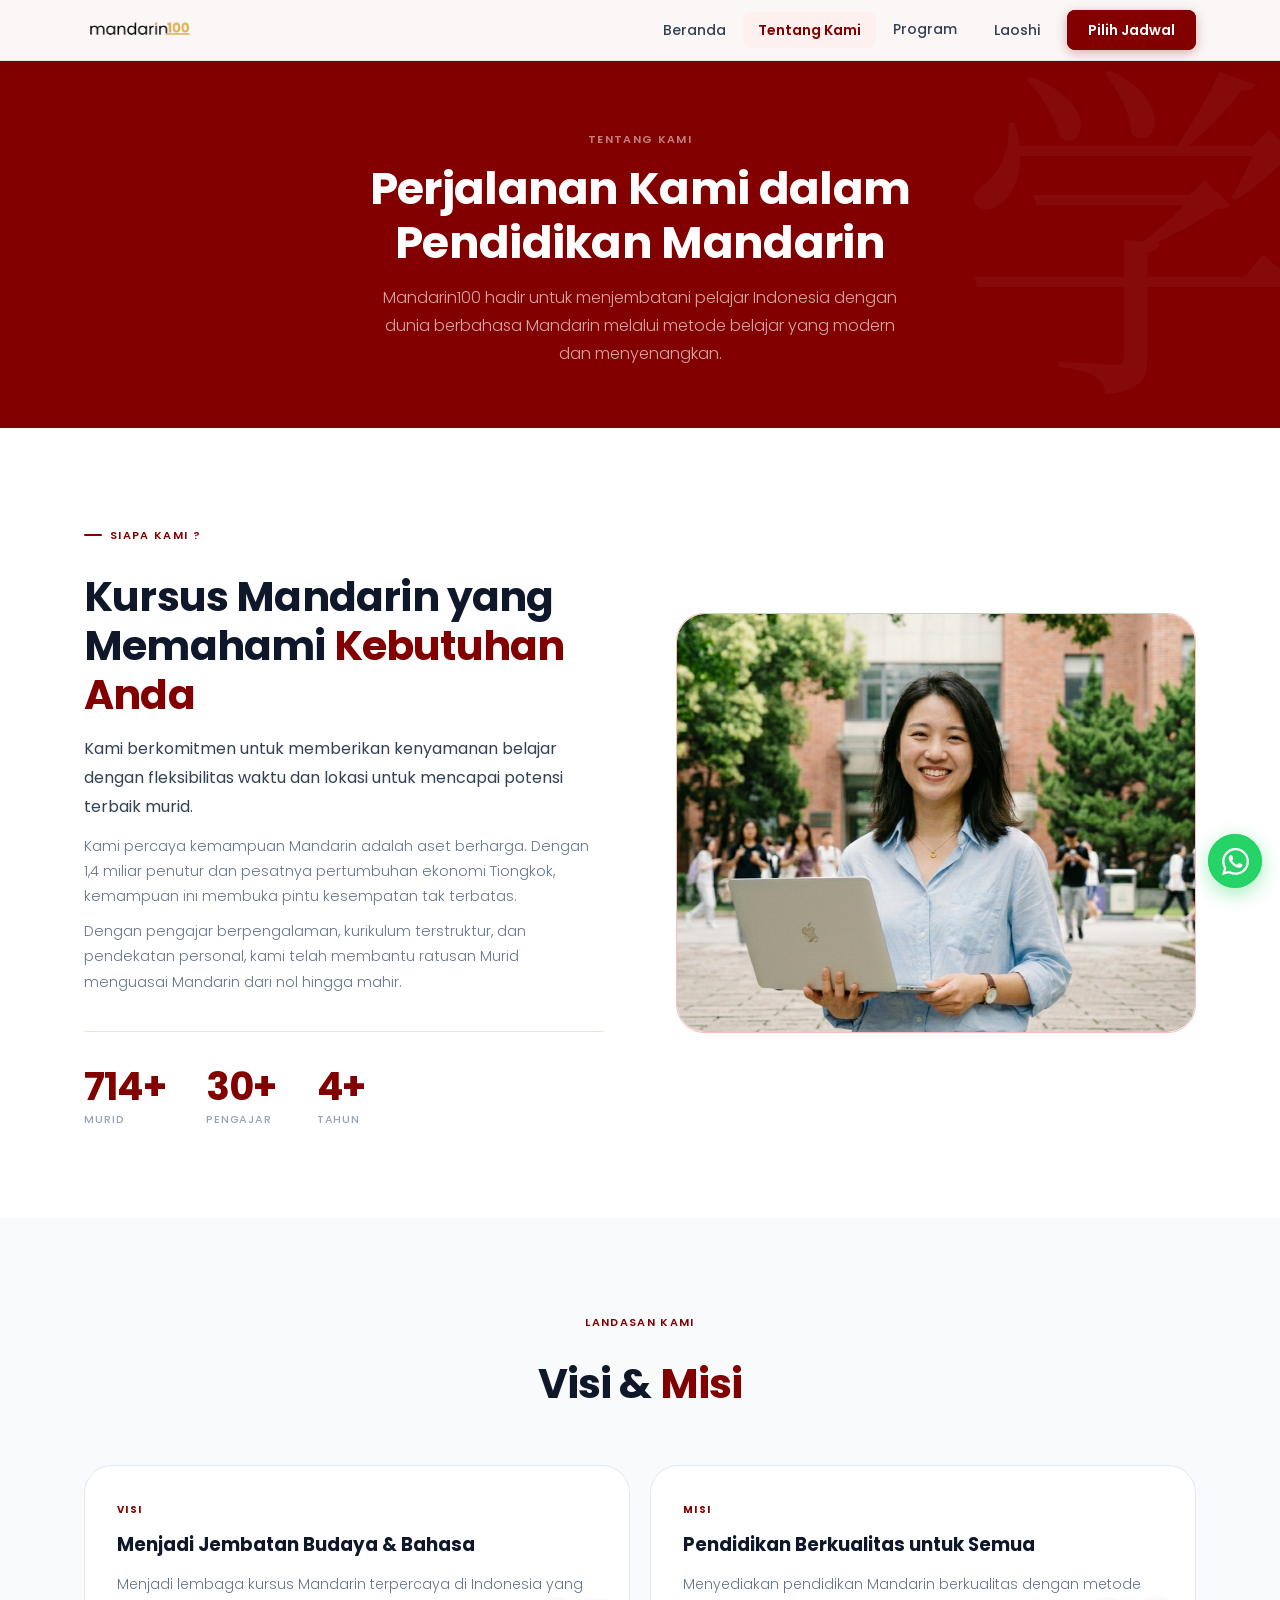
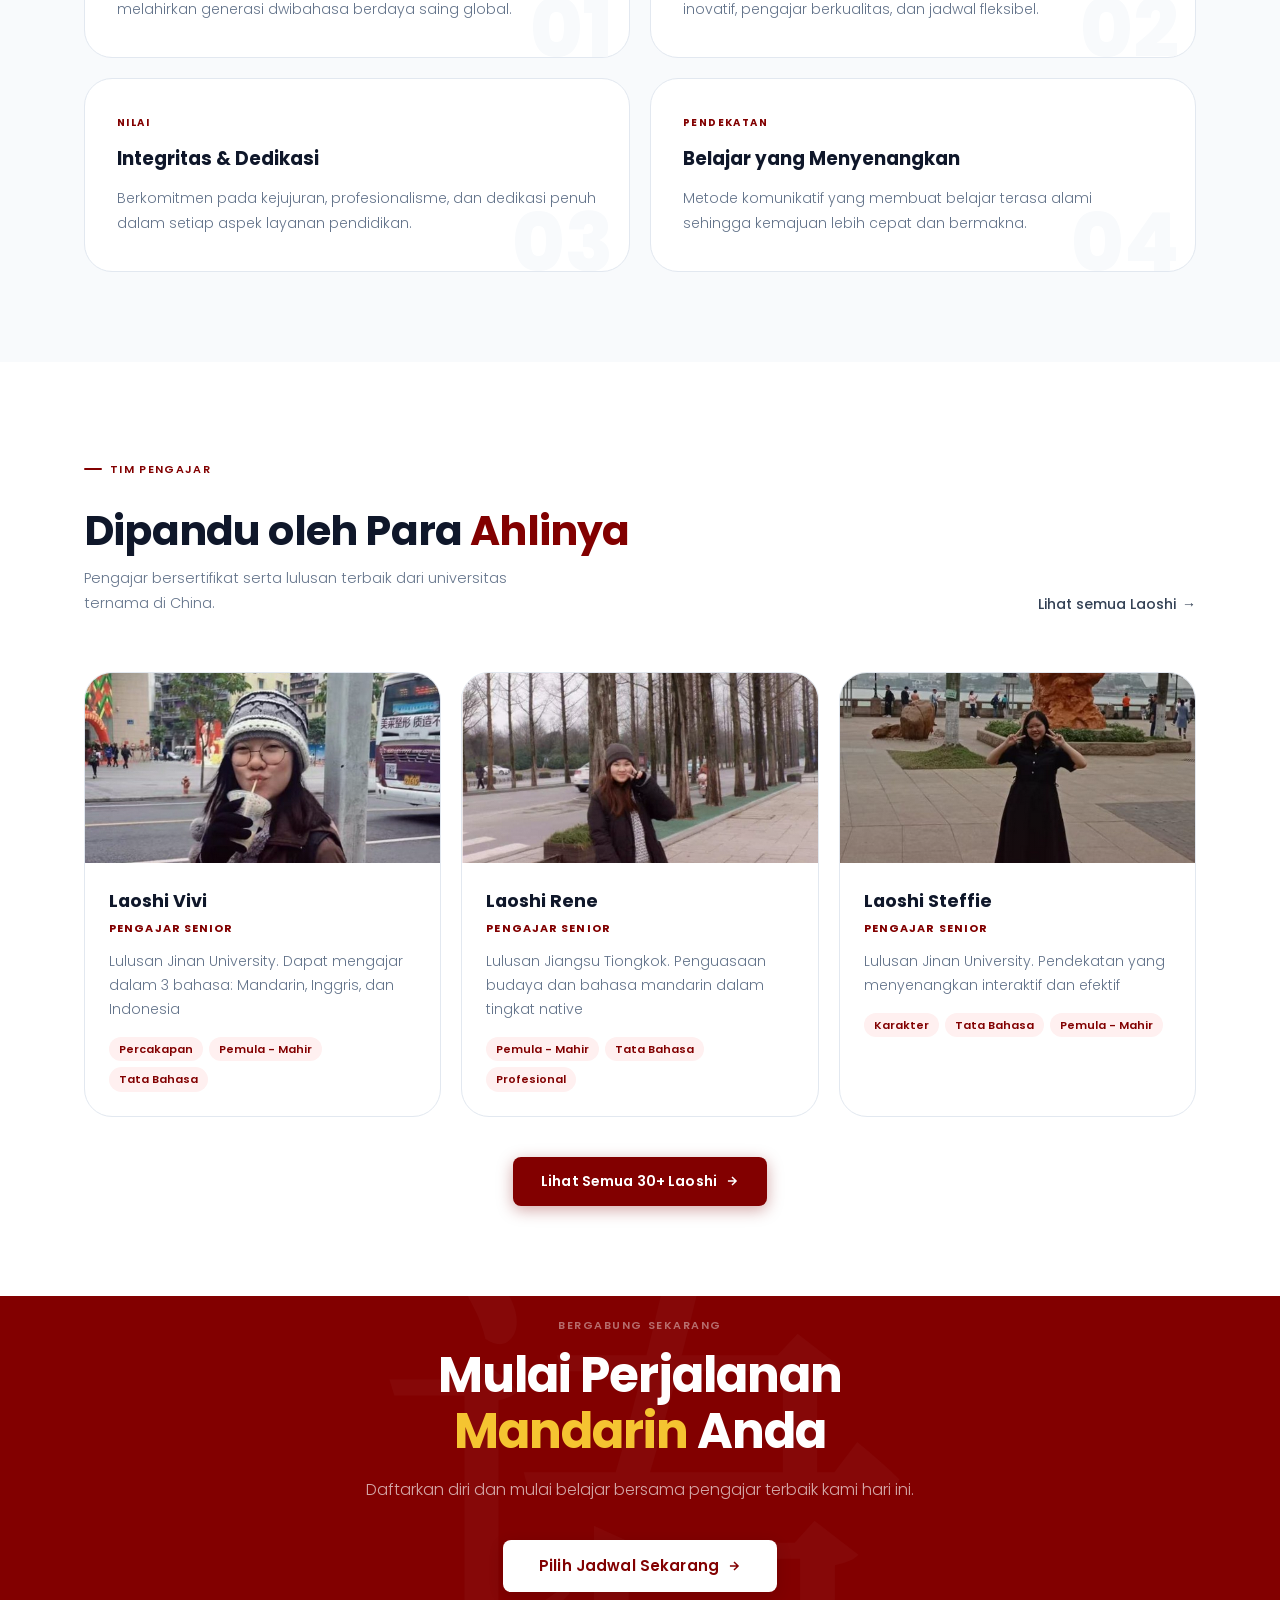
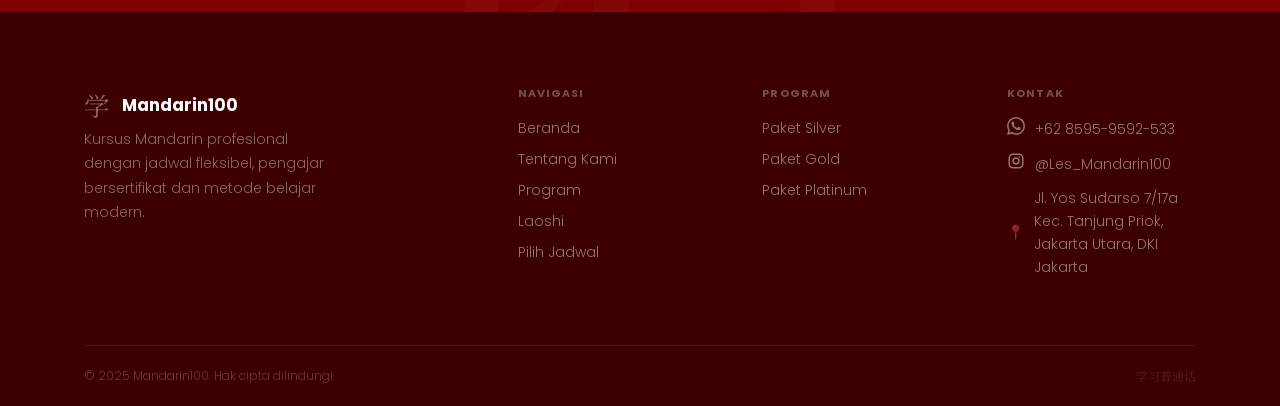
<file: tentang.html>
<!DOCTYPE html>
<html lang="id">
<head>
  <meta charset="UTF-8" />
  <meta name="viewport" content="width=device-width, initial-scale=1.0" />
  <title>Tentang Kami — Mandarin100</title>
  <meta name="description" content="Kenali Mandarin100, visi misi, dan tim pengajar kami." />
  <link rel="preconnect" href="https://fonts.googleapis.com" />
  <link rel="preconnect" href="https://fonts.gstatic.com" crossorigin />
  <link href="https://fonts.googleapis.com/css2?family=Poppins:wght@300;400;500;600;700;800&family=Noto+Serif+SC:wght@400;700&display=swap" rel="stylesheet" />
  <link rel="stylesheet" href="assets/css/style.css" />
  <link rel="icon" type="image/png" href="assets/images/logop.png" />
</head>
<body>
<nav class="navbar transparent" id="navbar">
  <div class="nav-wrap">
    <a href="index.html" class="nav-logo">
      <img src="assets/images/logo.png" alt="Mandarin100" />
      <div class="nav-brand">
      </div>
    </a>
    <ul class="nav-links">
      <li><a href="index.html" class="nav-a">Beranda</a></li>
      <li><a href="tentang.html" class="nav-a active">Tentang Kami</a></li>
      <li class="nav-item">
        <span class="nav-a-drop" id="navProgram">
          Program
          <svg class="drop-arrow" viewBox="0 0 20 20" fill="currentColor"><path fill-rule="evenodd" d="M5.293 7.293a1 1 0 011.414 0L10 10.586l3.293-3.293a1 1 0 111.414 1.414l-4 4a1 1 0 01-1.414 0l-4-4a1 1 0 010-1.414z"/></svg>
        </span>
        <div class="dropdown">
          <a href="program.html#private" class="drop-item">
            <div class="drop-icon" style="background:#FFF0F0;color:#820000"><img src="assets/images/emot/user.png" width="16"></div>
            <div><div class="drop-label">Kelas Private</div><div class="drop-sub">1 Murid · Perhatian Penuh</div></div>
          </a>
          <a href="program.html#small-group" class="drop-item">
            <div class="drop-icon" style="background:#FFF7ED;color:#b45309"> <img src="assets/images/emot/group.png" width="20"></div>
            <div><div class="drop-label">Small Group</div><div class="drop-sub">2–5 Murid · Interaktif</div></div>
          </a>
          <a href="program.html#group" class="drop-item">
            <div class="drop-icon" style="background:#F0FFF4;color:#16a34a"><img src="assets/images/emot/group2.png" width="18"></div>
            <div><div class="drop-label">Group</div><div class="drop-sub">6–10 Murid · Ekonomis</div></div>
          </a>
          <div style="height:1px;background:var(--line);margin:4px 8px"></div>
          <a href="program.html#intensif" class="drop-item">
            <div class="drop-icon" style="background:#FFF7ED;color:#b45309">
            <img src="assets/images/emot/fire.png" width="18">
            </div>
            <div><div class="drop-label">Kelas Intensif</div><div class="drop-sub">Belajar Lebih Cepat & Fokus</div></div>
          </a>
        </div>
      </li>
      <li><a href="guru.html" class="nav-a">Laoshi</a></li>
      <li><a href="pilih-jadwal.html" class="nav-cta">Pilih Jadwal</a></li>
    </ul>
    <button class="hamburger" id="hamburger" aria-label="Menu"><span></span><span></span><span></span></button>
  </div>
</nav>
<div class="mob-menu" id="mobMenu">
  <a href="index.html" class="mob-a">Beranda</a>
  <a href="tentang.html" class="mob-a active">Tentang Kami</a>
  <a href="program.html" class="mob-a">Program</a>
  <a href="guru.html" class="mob-a">Laoshi</a>
  <a href="pilih-jadwal.html" class="mob-a">Pilih Jadwal</a>
</div>

<section class="page-hero" data-cn="学">
  <div class="container">
    <span class="ph-tag">Tentang Kami</span>
    <h1 class="ph-h1">Perjalanan Kami dalam<br>Pendidikan Mandarin</h1>
    <p class="ph-p">Mandarin100 hadir untuk menjembatani pelajar Indonesia dengan dunia berbahasa Mandarin melalui metode belajar yang modern dan menyenangkan.</p>
  </div>
</section>

<section class="sec">
  <div class="container">
    <div class="vision-grid">
      <div class="fi-l">
        <div class="tag">Siapa Kami ?</div>
        <h2 class="heading-lg" style="margin-top:12px">Kursus Mandarin yang Memahami <span>Kebutuhan Anda</span></h2>
        <p class="body-text" style="margin-top:16px">Kami berkomitmen untuk memberikan kenyamanan belajar dengan fleksibilitas waktu dan lokasi untuk mencapai potensi terbaik murid.</p>
        <p class="body-sm" style="margin-top:12px">Kami percaya kemampuan Mandarin adalah aset berharga. Dengan 1,4 miliar penutur dan pesatnya pertumbuhan ekonomi Tiongkok, kemampuan ini membuka pintu kesempatan tak terbatas.</p>
        <p class="body-sm" style="margin-top:10px">Dengan pengajar berpengalaman, kurikulum terstruktur, dan pendekatan personal, kami telah membantu ratusan Murid menguasai Mandarin dari nol hingga mahir.</p>
        <div class="stat-row">
  <div>
    <div class="stat-item-n band-n" data-target="999">0</div>
    <div class="stat-item-l">Murid</div>
  </div>
  <div>
    <div class="stat-item-n band-n" data-target="30">0</div>
    <div class="stat-item-l">Pengajar</div>
  </div>
  <div>
    <div class="stat-item-n band-n" data-target="4">0</div>
    <div class="stat-item-l">Tahun</div>
  </div>
</div>
      </div>
      <div class="fi-r">
        <div class="vision-right">
          <img 
            src="./assets/images/vision.png" 
            alt="Visi Mandarin100e"
            class="vision-img"
            onerror="this.onerror=null; this.style.display='none'; this.parentElement.classList.add('vision-fallback');"
          />
          <div class="vision-cn vision-fallback-only">好</div>
          <div class="vision-cn2 vision-fallback-only">学</div>
        </div>
      </div>
    </div>
  </div>
</section>

<section class="sec sec-soft">
  <div class="container">
    <div class="tc-text fi"><div class="tag tag-center">Landasan Kami</div><h2 class="heading-lg" style="margin-top:12px">Visi &amp; <span>Misi</span></h2></div>
    <div class="vm-grid">
      <div class="vm-card fi" data-d="1"><div class="vm-lbl">Visi</div><h3 class="vm-h">Menjadi Jembatan Budaya &amp; Bahasa</h3><p class="vm-p">Menjadi lembaga kursus Mandarin terpercaya di Indonesia yang melahirkan generasi dwibahasa berdaya saing global.</p><div class="vm-num">01</div></div>
      <div class="vm-card fi" data-d="2"><div class="vm-lbl">Misi</div><h3 class="vm-h">Pendidikan Berkualitas untuk Semua</h3><p class="vm-p">Menyediakan pendidikan Mandarin berkualitas dengan metode inovatif, pengajar berkualitas, dan jadwal fleksibel.</p><div class="vm-num">02</div></div>
      <div class="vm-card fi" data-d="3"><div class="vm-lbl">Nilai</div><h3 class="vm-h">Integritas &amp; Dedikasi</h3><p class="vm-p">Berkomitmen pada kejujuran, profesionalisme, dan dedikasi penuh dalam setiap aspek layanan pendidikan.</p><div class="vm-num">03</div></div>
      <div class="vm-card fi" data-d="4"><div class="vm-lbl">Pendekatan</div><h3 class="vm-h">Belajar yang Menyenangkan</h3><p class="vm-p">Metode komunikatif yang membuat belajar terasa alami sehingga kemajuan lebih cepat dan bermakna.</p><div class="vm-num">04</div></div>
    </div>
  </div>
</section>

<!-- Teaser Tim Pengajar — mengarah ke guru.html -->
<section class="sec">
  <div class="container">
    <div style="display:flex;justify-content:space-between;align-items:flex-end;flex-wrap:wrap;gap:16px;margin-bottom:48px" class="fi">
      <div>
        <div class="tag">Tim Pengajar</div>
        <h2 class="heading-lg" style="margin-top:12px">Dipandu oleh Para <span>Ahlinya</span></h2>
        <p class="body-sm" style="margin-top:10px;max-width:480px">Pengajar bersertifikat serta lulusan terbaik dari universitas ternama di China.</p>
      </div>
      <a href="guru.html" class="btn-ghost">Lihat semua Laoshi <span class="arr">→</span></a>
    </div>
    <div class="teacher-grid">
      <div class="tcard fi" data-d="1">
        <div class="tcard-img">
          <img src="assets/images/vivi.png" alt="Laoshi Vivi">
        </div>
        <div class="tcard-body">
          <div class="tcard-name">Laoshi Vivi</div>
          <div class="tcard-role">Pengajar Senior</div>
          <p class="tcard-bio">Lulusan Jinan University. Dapat mengajar dalam 3 bahasa: Mandarin, Inggris, dan Indonesia</p>
          <div class="tcard-tags">
            <span class="tcard-tag">Percakapan</span>
            <span class="tcard-tag">Pemula - Mahir</span>
            <span class="tcard-tag">Tata Bahasa</span>
          </div>
        </div>
      </div>
      <div class="tcard fi" data-d="2">
        <div class="tcard-img">
          <img src="assets/images/rene.png" alt="Laoshi Rene">
        </div>
        <div class="tcard-body">
          <div class="tcard-name">Laoshi Rene</div>
          <div class="tcard-role">Pengajar Senior</div>
          <p class="tcard-bio">Lulusan Jiangsu Tiongkok. Penguasaan budaya dan bahasa mandarin dalam tingkat native</p>
          <div class="tcard-tags">
            <span class="tcard-tag">Pemula - Mahir</span>
            <span class="tcard-tag">Tata Bahasa</span>
            <span class="tcard-tag">Profesional</span>
          </div>
        </div>
      </div>
      <div class="tcard fi" data-d="3">
        <div class="tcard-img">
          <img src="assets/images/steffie.png" alt="Laoshi Steffie">
        </div>
        <div class="tcard-body">
          <div class="tcard-name">Laoshi Steffie</div>
          <div class="tcard-role">Pengajar Senior</div>
          <p class="tcard-bio">Lulusan Jinan University. Pendekatan yang menyenangkan interaktif dan efektif</p>
          <div class="tcard-tags">
            <span class="tcard-tag">Karakter</span>
            <span class="tcard-tag">Tata Bahasa</span>
            <span class="tcard-tag">Pemula - Mahir</span>
          </div>
        </div>
      </div>
    </div>
    <div class="fi" style="text-align:center;margin-top:40px">
      <a href="guru.html" class="btn btn-blue">
        Lihat Semua 30+ Laoshi
        <svg width="14" height="14" fill="none" stroke="currentColor" stroke-width="2.5" viewBox="0 0 24 24"><path d="M5 12h14M12 5l7 7-7 7"/></svg>
      </a>
    </div>
  </div>
</section>

<section class="cta-sec">
  <div class="container">
    <div class="cta-inner fi">
      <span class="cta-tag">Bergabung Sekarang</span>
      <h2 class="cta-h2">Mulai Perjalanan <span>Mandarin</span> Anda</h2>
      <p class="cta-p">Daftarkan diri dan mulai belajar bersama pengajar terbaik kami hari ini.</p>
      <a href="pilih-jadwal.html" class="btn btn-white" style="font-size:15px;padding:14px 36px">
        Pilih Jadwal Sekarang
        <svg width="14" height="14" fill="none" stroke="currentColor" stroke-width="2.5" viewBox="0 0 24 24"><path d="M5 12h14M12 5l7 7-7 7"/></svg>
      </a>
    </div>
  </div>
</section>

<footer class="footer">
  <div class="container">
    <div class="footer-grid">
      <div>
        <div class="footer-logo">
          <span class="f-logo-cn">学</span>
          <span class="f-logo-name">Mandarin100</span>
        </div>
        <p class="f-desc">Kursus Mandarin profesional dengan jadwal fleksibel, pengajar bersertifikat dan metode belajar modern.</p>
      </div>
      <div>
        <div class="f-col-h">Navigasi</div>
        <div class="f-links">
          <a href="index.html" class="f-link">Beranda</a>
          <a href="tentang.html" class="f-link">Tentang Kami</a>
          <a href="program.html" class="f-link">Program</a>
          <a href="guru.html" class="f-link">Laoshi</a>
          <a href="pilih-jadwal.html" class="f-link">Pilih Jadwal</a>
        </div>
      </div>
      <div>
        <div class="f-col-h">Program</div>
        <div class="f-links">
          <a href="program.html" class="f-link">Paket Silver</a>
          <a href="program.html" class="f-link">Paket Gold</a>
          <a href="program.html" class="f-link">Paket Platinum</a>
        </div>
      </div>
      <div>
        <div>
          <div class="f-col-h">Kontak</div>
          <a href="https://wa.me/6285959592533" class="f-contact" target="_blank">
            <span><svg width="18" height="18" fill="currentColor" viewBox="0 0 24 24"><path d="M20.52 3.48A11.94 11.94 0 0012.05 0C5.5 0 .17 5.33.17 11.88c0 2.1.55 4.15 1.6 5.95L0 24l6.33-1.66a11.9 11.9 0 005.72 1.45h.01c6.55 0 11.88-5.33 11.88-11.88 0-3.17-1.23-6.15-3.42-8.43zM12.06 21.5h-.01a9.9 9.9 0 01-5.05-1.39l-.36-.21-3.76.99 1-3.66-.24-.37a9.86 9.86 0 01-1.51-5.28C2.13 6.5 6.55 2.08 12.05 2.08c2.64 0 5.13 1.03 7 2.9a9.84 9.84 0 012.9 7c0 5.5-4.42 9.92-9.89 9.92zm5.42-7.4c-.3-.15-1.76-.87-2.03-.97-.27-.1-.47-.15-.67.15-.2.3-.77.97-.94 1.17-.17.2-.35.22-.64.07-.3-.15-1.26-.47-2.4-1.48-.88-.78-1.48-1.75-1.65-2.05-.17-.3-.02-.46.13-.61.13-.13.3-.35.45-.52.15-.17.2-.3.3-.5.1-.2.05-.37-.03-.52-.07-.15-.67-1.61-.91-2.21-.24-.58-.49-.5-.67-.51h-.57c-.2 0-.52.07-.79.37-.27.3-1.04 1.02-1.04 2.48 0 1.46 1.06 2.88 1.21 3.08.15.2 2.1 3.2 5.08 4.49.71.31 1.26.49 1.69.63.71.23 1.36.2 1.87.12.57-.09 1.76-.72 2.01-1.42.25-.7.25-1.29.18-1.42-.07-.12-.27-.2-.57-.35z"/></svg></span>
            +62 8595-9592-533
          </a>
          <a href="https://www.instagram.com/lexa_course/" class="f-contact" target="_blank">
            <span><svg width="18" height="18" fill="currentColor" viewBox="0 0 24 24"><path d="M7.75 2C4.678 2 2 4.678 2 7.75v8.5C2 19.322 4.678 22 7.75 22h8.5C19.322 22 22 19.322 22 16.25v-8.5C22 4.678 19.322 2 16.25 2h-8.5zm0 2h8.5C18.216 4 20 5.784 20 7.75v8.5c0 1.966-1.784 3.75-3.75 3.75h-8.5C5.784 20 4 18.216 4 16.25v-8.5C4 5.784 5.784 4 7.75 4zm8.75 1.5a1 1 0 100 2 1 1 0 000-2zM12 7a5 5 0 100 10 5 5 0 000-10zm0 2a3 3 0 110 6 3 3 0 010-6z"/></svg></span>
            @Les_Mandarin100
          </a>
          <div class="f-contact">
            <span>📍</span>
            Jl. Yos Sudarso 7/17a<br>
            Kec. Tanjung Priok, Jakarta Utara, DKI Jakarta
          </div>
        </div>
      </div>
    </div>
  </div>
  <div class="container"><div class="f-bottom"><span>© 2025 Mandarin100. Hak cipta dilindungi.</span><span class="f-cn">学习普通话</span></div></div>
</footer>

<div class="wa-float">
  <a href="https://wa.me/6285959592533?text=Halo%20Mandarin100%2C%20saya%20ingin%20bertanya%20tentang%20kursus%20Mandarin." class="wa-btn" target="_blank" rel="noopener" aria-label="Hubungi via WhatsApp">
    <svg class="wa-ico" viewBox="0 0 24 24"><path d="M17.472 14.382c-.297-.149-1.758-.867-2.03-.967-.273-.099-.471-.148-.67.15-.197.297-.767.966-.94 1.164-.173.199-.347.223-.644.075-.297-.15-1.255-.463-2.39-1.475-.883-.788-1.48-1.761-1.653-2.059-.173-.297-.018-.458.13-.606.134-.133.298-.347.446-.52.149-.174.198-.298.298-.497.099-.198.05-.371-.025-.52-.075-.149-.669-1.612-.916-2.207-.242-.579-.487-.5-.669-.51-.173-.008-.371-.01-.57-.01-.198 0-.52.074-.792.372-.272.297-1.04 1.016-1.04 2.479 0 1.462 1.065 2.875 1.213 3.074.149.198 2.096 3.2 5.077 4.487.709.306 1.262.489 1.694.625.712.227 1.36.195 1.871.118.571-.085 1.758-.719 2.006-1.413.248-.694.248-1.289.173-1.413-.074-.124-.272-.198-.57-.347m-5.421 7.403h-.004a9.87 9.87 0 01-5.031-1.378l-.361-.214-3.741.982.998-3.648-.235-.374a9.86 9.86 0 01-1.51-5.26c.001-5.45 4.436-9.884 9.888-9.884 2.64 0 5.122 1.03 6.988 2.898a9.825 9.825 0 012.893 6.994c-.003 5.45-4.437 9.884-9.885 9.884m8.413-18.297A11.815 11.815 0 0012.05 0C5.495 0 .16 5.335.157 11.892c0 2.096.547 4.142 1.588 5.945L.057 24l6.305-1.654a11.882 11.882 0 005.683 1.448h.005c6.554 0 11.89-5.335 11.893-11.893a11.821 11.821 0 00-3.48-8.413z"/></svg>
  </a>
  <span class="wa-tip">Hubungi Kami</span>
</div>
<script src="assets/js/script.js"></script>
</body>
</html>
</file>
<file: assets/css/style.css>
/* ========================================
   LEXA COURSE — Design System v8
   Font: Poppins + Noto Serif SC
   Primary: #820000
   ======================================== */

@import url('https://fonts.googleapis.com/css2?family=Poppins:wght@300;400;500;600;700;800&family=Noto+Serif+SC:wght@400;700&display=swap');

/* ── TOKENS ── */
:root {
  --blue:        #820000;
  --blue-dark:   #5c0000;
  --blue-deep:   #3d0000;
  --blue-soft:   #FFF0F0;
  --blue-mid:    #FFBDBD;
  --gold:        #F5C431;
  --ink:         #0F172A;
  --ink-2:       #334155;
  --ink-3:       #64748B;
  --ink-4:       #94A3B8;
  --line:        #E2E8F0;
  --surface:     #F8FAFC;
  --white:       #FFFFFF;
  --font:        'Poppins', sans-serif;
  --font-cn:     'Noto Serif SC', serif;
  --r-sm:        8px;
  --r:           12px;
  --r-lg:        20px;
  --r-xl:        28px;
  --sh-sm:       0 1px 4px rgba(0,0,0,0.06), 0 2px 8px rgba(0,0,0,0.04);
  --sh-md:       0 4px 20px rgba(130,0,0,0.10), 0 2px 8px rgba(0,0,0,0.05);
  --sh-lg:       0 12px 40px rgba(130,0,0,0.14), 0 4px 16px rgba(0,0,0,0.06);
  --sh-xl:       0 24px 64px rgba(130,0,0,0.18), 0 8px 24px rgba(0,0,0,0.07);
  --ease:        cubic-bezier(0.4,0,0.2,1);
  --ease-out:    cubic-bezier(0,0,0.2,1);
  --t1:          0.15s;
  --t2:          0.25s;
  --t3:          0.4s;
}

/* ── RESET ── */
*,*::before,*::after{box-sizing:border-box;margin:0;padding:0}
html{scroll-behavior:smooth;-webkit-text-size-adjust:100%}
body{font-family:var(--font);font-size:16px;line-height:1.65;color:var(--ink);background:var(--white);overflow-x:hidden;-webkit-font-smoothing:antialiased}
img{max-width:100%;display:block}
a{text-decoration:none;color:inherit}
ul{list-style:none}
button{cursor:pointer;font-family:var(--font)}
::-webkit-scrollbar{width:4px}
::-webkit-scrollbar-track{background:var(--surface)}
::-webkit-scrollbar-thumb{background:var(--blue);border-radius:2px}

/* ── LAYOUT ── */
.container{max-width:1160px;margin:0 auto;padding:0 24px}
.sec{padding:90px 0}
.sec-soft{background:var(--surface)}

/* ── TYPOGRAPHY SCALE ──
   h1 (page) : 700, 48–56px
   h2 (sec)  : 700, 36–44px
   h3 (card) : 600, 20–22px
   body      : 400, 16px
   small     : 300, 14px
   label     : 600, 11px uppercase
*/

.tag {
  display: inline-flex;
  align-items: center;
  gap: 8px;
  font-size: 11px;
  font-weight: 600;
  letter-spacing: 0.12em;
  text-transform: uppercase;
  color: var(--blue);
  margin-bottom: 16px;
}
.tag::before {
  content: '';
  width: 18px;
  height: 2px;
  background: var(--blue);
  border-radius: 1px;
  flex-shrink: 0;
}
.tag-center { justify-content: center; }
.tag-center::before { display: none; }
.tag-white { color: rgba(255,255,255,0.55); }
.tag-white::before { background: rgba(255,255,255,0.4); }

.heading-xl {
  font-size: clamp(2.4rem, 4.5vw, 3.5rem);
  font-weight: 700;
  line-height: 1.15;
  letter-spacing: -0.025em;
  color: var(--ink);
}
.heading-xl span { color: var(--blue); }

.heading-lg {
  font-size: clamp(1.9rem, 3.2vw, 2.8rem);
  font-weight: 700;
  line-height: 1.2;
  letter-spacing: -0.02em;
  color: var(--ink);
}
.heading-lg span { color: var(--blue); }
.heading-lg-white { color: var(--white); }
.heading-lg-white span { color: var(--gold); }

.heading-md {
  font-size: 1.2rem;
  font-weight: 600;
  line-height: 1.3;
  color: var(--ink);
}

.body-text {
  font-size: 1rem;
  font-weight: 400;
  line-height: 1.8;
  color: var(--ink-2);
}

.body-sm {
  font-size: 0.9rem;
  font-weight: 300;
  line-height: 1.75;
  color: var(--ink-3);
}

/* ── BUTTONS ── */
.btn {
  display: inline-flex;
  align-items: center;
  gap: 8px;
  font-family: var(--font);
  font-size: 14px;
  font-weight: 600;
  padding: 13px 28px;
  border-radius: var(--r-sm);
  border: none;
  cursor: pointer;
  transition: all var(--t2) var(--ease);
  letter-spacing: 0.01em;
  white-space: nowrap;
}
.btn:hover  { transform: translateY(-2px); }
.btn:active { transform: translateY(0) scale(0.99); }

.btn-blue {
  background: var(--blue);
  color: var(--white);
  box-shadow: 0 4px 16px rgba(130,0,0,0.35);
}
.btn-blue:hover { background: var(--blue-dark); box-shadow: 0 8px 28px rgba(130,0,0,0.45); }

.btn-white {
  background: var(--white);
  color: var(--blue);
  box-shadow: 0 4px 16px rgba(0,0,0,0.12);
}
.btn-white:hover { box-shadow: 0 8px 28px rgba(0,0,0,0.18); }

.btn-outline {
  background: transparent;
  color: var(--blue);
  border: 1.5px solid var(--blue);
}
.btn-outline:hover { background: var(--blue); color: var(--white); }

.btn-ghost {
  background: none;
  border: none;
  color: var(--ink-2);
  font-size: 14px;
  font-weight: 500;
  padding: 0;
  display: inline-flex;
  align-items: center;
  gap: 6px;
  cursor: pointer;
  transition: color var(--t1);
}
.btn-ghost:hover { color: var(--blue); transform: none; }
.btn-ghost .arr { transition: transform var(--t2); display: inline-block; }
.btn-ghost:hover .arr { transform: translateX(4px); }

/* ── NAVBAR ── */
.navbar {
  position: fixed;
  top: 0; left: 0; right: 0;
  z-index: 1000;
  transition: background var(--t3), box-shadow var(--t3), padding var(--t2);
}
.navbar.transparent { background: transparent; }
.navbar.solid {
  background: rgba(255,255,255,0.97);
  backdrop-filter: blur(20px);
  -webkit-backdrop-filter: blur(20px);
  box-shadow: 0 1px 0 var(--line), 0 4px 20px rgba(0,0,0,0.05);
}
.nav-wrap {
  max-width: 1160px;
  margin: 0 auto;
  padding: 0 24px;
  height: 70px;
  display: flex;
  align-items: center;
  justify-content: space-between;
  transition: height var(--t2);
}
.navbar.solid .nav-wrap { height: 60px; }

.nav-logo { display: flex; align-items: center; gap: 12px; }
.nav-logo img {
  height: 42px;
  width: auto;
  object-fit: contain;
  display: block;
  /* Agar logo tetap terlihat di atas foto (navbar transparan) */
  filter: brightness(0) invert(1);
  transition: filter var(--t2);
}
/* Saat scroll (navbar putih), logo kembali ke warna aslinya */
.navbar.solid .nav-logo img {
  filter: none;
}
.nav-brand { display: flex; flex-direction: column; line-height: 1.1; }
.nav-name {
  
  font-size: 1.05rem;
  font-weight: 700;
  color: var(--white);
  transition: color var(--t1);
}
.navbar.solid .nav-name { color: var(--blue); }
.nav-sub {
  font-family: var(--font-cn);
  font-size: 9px;
  color: rgba(255,255,255,0.5);
  letter-spacing: 0.08em;
  transition: color var(--t1);
}
.navbar.solid .nav-sub { color: var(--ink-4); }

.nav-links { display: flex; align-items: center; gap: 2px; }
.nav-a {
  padding: 8px 15px;
  border-radius: var(--r-sm);
  font-size: 14px;
  font-weight: 500;
  color: rgba(255,255,255,0.85);
  transition: all var(--t1);
}
.nav-a:hover { color: var(--white); background: rgba(255,255,255,0.12); }
.nav-a.active { color: var(--white); background: rgba(255,255,255,0.15); font-weight: 600; }
.navbar.solid .nav-a { color: var(--ink-2); }
.navbar.solid .nav-a:hover { color: var(--blue); background: var(--blue-soft); }
.navbar.solid .nav-a.active { color: var(--blue); background: var(--blue-soft); font-weight: 600; }

.nav-cta {
  margin-left: 10px;
  padding: 9px 20px;
  border-radius: var(--r-sm);
  font-size: 14px;
  font-weight: 600;
  background: rgba(255,255,255,0.15);
  border: 1.5px solid rgba(255,255,255,0.4);
  color: var(--white);
  transition: all var(--t2);
}
.nav-cta:hover { background: rgba(255,255,255,0.25); border-color: rgba(255,255,255,0.7); transform: translateY(-1px); }
.navbar.solid .nav-cta { background: var(--blue); border-color: var(--blue); color: var(--white); box-shadow: 0 3px 12px rgba(130,0,0,0.3); }
.navbar.solid .nav-cta:hover { background: var(--blue-dark); box-shadow: 0 6px 20px rgba(130,0,0,0.4); }

.hamburger {
  display: none;
  flex-direction: column;
  gap: 5px;
  background: none;
  border: none;
  padding: 6px;
  border-radius: var(--r-sm);
}
.hamburger span { display: block; width: 22px; height: 2px; background: var(--white); border-radius: 1px; transition: all var(--t2); }
.navbar.solid .hamburger span { background: var(--ink); }
.hamburger.open span:nth-child(1) { transform: translateY(7px) rotate(45deg); }
.hamburger.open span:nth-child(2) { opacity: 0; transform: scaleX(0); }
.hamburger.open span:nth-child(3) { transform: translateY(-7px) rotate(-45deg); }

.mob-menu {
  display: none;
  position: fixed;
  inset: 0;
  background: var(--white);
  z-index: 999;
  flex-direction: column;
  align-items: center;
  justify-content: center;
  gap: 8px;
  padding: 80px 24px 40px;
  transform: translateY(-100%);
  transition: transform var(--t3) var(--ease);
}
.mob-menu.open { display: flex; transform: translateY(0); }
.mob-a {
  font-size: 1.5rem;
  font-weight: 700;
  color: var(--ink);
  padding: 10px 32px;
  border-radius: var(--r);
  transition: all var(--t1);
  width: 100%;
  text-align: center;
}
.mob-a:hover, .mob-a.active { color: var(--blue); background: var(--blue-soft); }

/* ── HERO PHOTO ── */
.hero-wrap {
  position: relative;
  width: 100%;
  height: clamp(480px, 70vh, 780px);
  overflow: hidden;
  background: var(--blue-deep);
}
.hero-img {
  width: 100%; height: 110%;
  object-fit: cover;
  object-position: center 25%;
  display: block;
  animation: kb 18s ease-in-out infinite alternate;
  will-change: transform;
}
@keyframes kb {
  from { transform: scale(1.0) translateY(0); }
  to   { transform: scale(1.07) translateY(-2%); }
}
.hero-overlay {
  position: absolute; inset: 0;
  background:
    linear-gradient(to right, rgba(130,0,0,0.65) 0%, rgba(130,0,0,0.35) 50%, transparent 100%),
    linear-gradient(to bottom, rgba(0,0,0,0.15) 0%, transparent 30%);
}
.hero-fade {
  position: absolute; bottom: 0; left: 0; right: 0;
  height: 62%;
  background: linear-gradient(to bottom,
    transparent 0%,
    rgba(255,255,255,0.04) 20%,
    rgba(255,255,255,0.42) 50%,
    rgba(255,255,255,0.90) 70%,
    var(--white) 100%);
  pointer-events: none;
}

/* ── HERO CONTENT ── */
.hero-sec { background: var(--white); padding: 0 0 90px; }
.hero-up { margin-top: -100px; position: relative; z-index: 2; }
.hero-grid { display: grid; grid-template-columns: 1fr 0.9fr; gap: 20px; align-items: start; }

@keyframes fy { from{opacity:0;transform:translateY(20px)}to{opacity:1;transform:none} }
@keyframes fi { from{opacity:0}to{opacity:1} }
.au{animation:fy 0.8s var(--ease-out) both}
.af{animation:fi 1s var(--ease-out) both}
.d1{animation-delay:0.05s}.d2{animation-delay:0.18s}.d3{animation-delay:0.30s}
.d4{animation-delay:0.42s}.d5{animation-delay:0.55s}.d6{animation-delay:0.68s}

.hero-kicker {
  display: inline-flex;
  align-items: center;
  gap: 10px;
  font-size: 11px;
  font-weight: 600;
  letter-spacing: 0.12em;
  text-transform: uppercase;
  color: var(--blue);
  margin-bottom: 16px;
}
.hero-kicker-bar { width: 20px; height: 2px; background: var(--blue); border-radius: 1px; }

.hero-h1 {
  font-size: clamp(1.8rem, 3.9vw, 2.9rem);
  font-weight: 700;
  line-height: 1.15;
  letter-spacing: -0.025em;
  color: var(--ink);
  margin-bottom: 0;
}
.hero-h1 span { display: block; color: var(--blue); }

.hero-price {
  display: block;
  color: #820000; /* kuning soft, biar ga norak */
  font-size: clamp(1.5rem, 2.4vw, 1.5rem);
  font-weight: 800;
  margin-top: 12px;
  margin-bottom: 12px;
  
}

.price-wrapper {
  position: relative;
  display: inline-block;
}

.hero-line {
  position: absolute;
  left: 0;
  bottom: -5px; /* jarak dari teks */
  width: 100%;
  height: 3px;
  background: linear-gradient(90deg, var(--blue-dark), var(--white));
  border-radius: 2px;
  margin-bottom: 9px;
}

.hero-p {
  font-size: 0.9rem;
  font-weight: 300;
  line-height: 1.85;
  color: var(--ink-2);
  max-width: 350px;
  margin-bottom: 34px;
}

.hero-btns { display: flex; gap: 12px; align-items: center; flex-wrap: wrap; margin-bottom: 48px; }

.hero-stats { display: flex; border-top: 1px solid var(--line); padding-top: 28px; }
.hs-item { flex: 1; padding-right: 24px; border-right: 1px solid var(--line); }
.hs-item:nth-child(2) { padding: 0 24px; }
.hs-item:last-child { border-right: none; padding-right: 0; padding-left: 24px; }
.hs-n {
  font-size: 2.2rem;
  font-weight: 700;
  color: var(--blue);
  line-height: 1;
  margin-bottom: 4px;
  letter-spacing: -0.02em;
}
.hs-l {
  font-size: 11px;
  font-weight: 500;
  letter-spacing: 0.06em;
  text-transform: uppercase;
  color: var(--ink-4);
}

/* ── 3D CARD SLIDER ── */
.sl-wrap  { width:100%; display:flex; justify-content:center; padding-top:8px ; margin-top:40px ; }
.sl-root  { width:100%; max-width:440px; padding:20px 0 28px }
.sl-stage { height:320px; display:flex; align-items:center; justify-content:center; perspective:1000px; overflow:visible; position:relative }
.sl-track { position:relative; width:100%; height:100%; display:flex; align-items:center; justify-content:center }

.s-card {
  position: absolute;
  width: 210px; height: 275px;
  border-radius: var(--r-lg);
  background: var(--blue-soft);
  border: 1.5px solid var(--blue-mid);
  display: flex; flex-direction: column; align-items: center; justify-content: center;
  cursor: pointer;
  will-change: transform, opacity;
  transition: transform 0.65s var(--ease), opacity 0.65s var(--ease), box-shadow 0.65s var(--ease);
  user-select: none; overflow: hidden;
}
.s-card-top { position:absolute; top:0; left:0; right:0; height:3px; opacity:0; transition:opacity 0.35s; }
.s-center .s-card-top { opacity:1 }

.s-label { font-size:9px; font-weight:700; letter-spacing:0.16em; text-transform:uppercase; color:var(--blue); opacity:0.6; margin-bottom:14px }
.s-emoji { font-size:38px; line-height:1; margin-bottom:14px; filter:drop-shadow(0 2px 6px rgba(130,0,0,0.2)) }
.s-char  { font-family:var(--font-cn); font-size:52px; font-weight:700; line-height:1; margin-bottom:10px }
.s-line  { width:28px; height:2px; margin-bottom:10px; border-radius:1px; opacity:0.5 }
.s-pin   { font-size:14px; font-weight:600; letter-spacing:0.04em; margin-bottom:4px }
.s-mean  { font-size:12px; font-weight:400; color:var(--ink-3) }

.s-center { z-index:10; transform:translateX(0) scale(1) translateZ(0) }
.s-left   { z-index:5;  transform:translateX(-215px) scale(0.78) translateZ(-70px); opacity:0.38 }
.s-right  { z-index:5;  transform:translateX(215px)  scale(0.78) translateZ(-70px); opacity:0.38 }
.s-fl     { z-index:1;  transform:translateX(-350px) scale(0.60) translateZ(-140px); opacity:0; pointer-events:none }
.s-fr     { z-index:1;  transform:translateX(350px)  scale(0.60) translateZ(-140px); opacity:0; pointer-events:none }

.sl-dots { display:flex; gap:6px; justify-content:center; margin-top:18px }
.sl-dot  { width:5px; height:5px; border-radius:50%; background:var(--line); transition:all 0.4s var(--ease); border:none; padding:0; cursor:pointer }
.sl-dot.on { width:20px; border-radius:3px; background:var(--blue) }

/* ── ONLINE LEARNING BADGE ── */
.online-badge {
  margin-top: 24px;
  background: var(--white);
  border: 1px solid var(--line);
  border-radius: var(--r-lg);
  padding: 16px 20px;
  box-shadow: var(--sh-sm);
}
.ob-label {
  font-size: 10px;
  font-weight: 700;
  letter-spacing: 0.14em;
  text-transform: uppercase;
  color: var(--ink-4);
  margin-bottom: 12px;
  text-align: center;
}
.ob-platforms {
  display: flex;
  align-items: center;
  justify-content: center;
  gap: 10px;
  margin-bottom: 10px;
}
.ob-platform {
  width: 40px;
  height: 40px;
  border-radius: 10px;
  overflow: hidden;
  flex-shrink: 0;
  transition: transform var(--t2), box-shadow var(--t2);
  cursor: default;
}
.ob-platform:hover {
  transform: translateY(-3px);
  box-shadow: 0 6px 16px rgba(0,0,0,0.12);
}
.ob-platform svg {
  width: 100%;
  height: 100%;
  display: block;
}
.ob-tagline {
  font-size: 11px;
  font-weight: 500;
  color: var(--ink-3);
  text-align: center;
  letter-spacing: 0.02em;
}

/* ── NUMBERS BAND ── */
.band {
  background: var(--blue);
  padding: 64px 0;
  position: relative; overflow: hidden;
}
.band::after {
  content:'数字';
  position:absolute; right:-20px; top:50%; transform:translateY(-50%);
  font-family:var(--font-cn); font-size:20rem;
  color:rgba(255,255,255,0.03); line-height:1; pointer-events:none;
}
.band-grid { display:grid; grid-template-columns:repeat(4,1fr); position:relative; z-index:1 }
.band-col { text-align:center; padding:0 32px; border-right:1px solid rgba(255,255,255,0.1) }
.band-col:last-child { border-right:none }
.band-n { font-size:3.2rem; font-weight:700; color:var(--white); line-height:1; margin-bottom:6px; letter-spacing:-0.02em }
.band-l { font-size:11px; font-weight:400; letter-spacing:0.1em; text-transform:uppercase; color:rgba(255,255,255,0.4) }

/* ── WHY ── */
.why-grid { display:grid; grid-template-columns:1fr 1fr; gap:72px; align-items:center }
.why-list { margin-top:40px }
.why-row {
  display:flex; gap:18px; align-items:flex-start;
  padding:22px 0; border-bottom:1px solid var(--line);
  transition:padding-left var(--t2);
}
.why-row:first-child { border-top:1px solid var(--line) }
.why-row:hover { padding-left:6px }
.why-n { font-size:1.1rem; font-weight:700; color:var(--blue-dark); line-height:1; width:28px; flex-shrink:0; transition:color var(--t2) }
.why-t { font-size:15px; font-weight:600; color:var(--ink); margin-bottom:4px }
.why-d { font-size:14px; font-weight:300; line-height:1.72; color:var(--ink-3) }

.why-card {
  background: var(--blue-soft);
  border: 1.5px solid var(--blue-mid);
  border-radius: var(--r-xl);
  padding: 32px;
  position: relative; overflow: hidden;
}
.why-card::before {
  content: '优';
  position: absolute; right: -16px; bottom: -20px;
  font-family: var(--font-cn); font-size: 12rem;
  color: rgba(130,0,0,0.06); line-height: 1; pointer-events: none;
}

/* Highlight row */
.wc-highlight {
  display: flex;
  align-items: flex-start;
  gap: 14px;
  background: var(--white);
  border: 1px solid var(--blue-mid);
  border-radius: var(--r);
  padding: 16px 18px;
  margin-bottom: 22px;
  position: relative; z-index: 1;
}
.wc-hl-icon {
  width: 40px; height: 40px;
  background: var(--blue-soft);
  border-radius: var(--r-sm);
  display: flex; align-items: center; justify-content: center;
  flex-shrink: 0;
}
.wc-hl-title {
  font-size: 14px; font-weight: 600; color: var(--ink);
  margin-bottom: 3px; line-height: 1.3;
}
.wc-hl-sub {
  font-size: 12px; font-weight: 400; color: var(--ink-3);
}

/* 2×2 stat grid */
.wc-stats {
  display: grid;
  grid-template-columns: 1fr 1fr;
  gap: 12px;
  margin-bottom: 20px;
  position: relative; z-index: 1;
}
.wc-stat {
  background: var(--white);
  border: 1px solid var(--blue-mid);
  border-radius: var(--r);
  padding: 16px 18px;
  text-align: center;
}
.wc-stat-n {
  font-size: 1.9rem; font-weight: 700;
  color: var(--blue); line-height: 1; margin-bottom: 4px;
  letter-spacing: -0.02em;
}
.wc-stat-n span { font-size: 1.1rem; }
.wc-stat-l {
  font-size: 11px; font-weight: 500;
  letter-spacing: 0.04em; color: var(--ink-4);
  text-transform: uppercase;
}

/* Feature chip pills */
.wc-chips {
  display: flex; flex-wrap: wrap; gap: 8px;
  position: relative; z-index: 1;
}
.wc-chip {
  display: inline-flex; align-items: center; gap: 6px;
  background: var(--white);
  border: 1px solid var(--blue-mid);
  color: var(--blue);
  font-size: 12px; font-weight: 600;
  padding: 7px 12px;
  border-radius: 100px;
}
.wc-chip svg { flex-shrink: 0; stroke: var(--blue); }

/* Keep old wc- classes for compatibility */
.wc-tag { display:none }
.wc-char{ display:none }
.wc-pin { display:none }
.wc-m   { display:none }

/* ── PROGRAM CARDS ── */
.prog-grid {
  display: grid;
  grid-template-columns: repeat(3, 1fr);
  gap: 24px;
  align-items: stretch;
}

.pc {
  background: var(--white);
  border-radius: var(--r-xl);
  overflow: hidden;
  transition: transform var(--t3) var(--ease), box-shadow var(--t3) var(--ease);
  display: flex;
  flex-direction: column;
  position: relative;
}

/* Default (Silver & Platinum): subtle border */
.pc-s, .pc-p, .pc-b {
  border: 1px solid var(--line);
  box-shadow: var(--sh-sm);
}
.pc-s:hover, .pc-p:hover, .pc-b:hover {
  transform: translateY(-8px);
  box-shadow: var(--sh-lg);
  border-color: var(--blue-mid);
}

/* Gold: featured — full blue, elevated */
.pc-g {
  border: none;
  box-shadow: 0 20px 60px rgba(130,0,0,0.22), 0 8px 24px rgba(130,0,0,0.14);
  transform: translateY(-8px);
  z-index: 2;
}
.pc-g:hover {
  transform: translateY(-14px);
  box-shadow: 0 28px 80px rgba(130,0,0,0.28), 0 10px 32px rgba(130,0,0,0.18);
}

/* "Terpopuler" badge on Gold */
.pc-g::before {
  display: none;
}

/* ── Card header ── */
.pc-head {
  padding: 36px 32px 28px;
  position: relative;
  overflow: hidden;
}

/* Decorative large character in bg */
.pc-head::before {
  content: attr(data-char);
  position: absolute;
  right: -8px; bottom: -16px;
  font-family: var(--font-cn);
  font-size: 7rem;
  font-weight: 700;
  line-height: 1;
  pointer-events: none;
  transition: transform var(--t3);
}
.pc:hover .pc-head::before { transform: scale(1.08) rotate(-3deg); }

/* Subtle shimmer overlay */
.pc-head::after {
  content: '';
  position: absolute; inset: 0;
  background: linear-gradient(135deg, rgba(255,255,255,0.10) 0%, transparent 60%);
  pointer-events: none;
}

/* Silver header */
.pc-b .pc-head {
  background: linear-gradient(145deg, #341c15 0%, #4f2a1f 50%, #7f4c3d 100%);
}
.pc-b .pc-head::before { color: rgba(255,255,255,0.08); }

.pc-s .pc-head {
  background: linear-gradient(145deg, #475569 0%, #64748b 50%, #94a3b8 100%);
}
.pc-s .pc-head::before { color: rgba(255,255,255,0.08); }

/* Gold header */
.pc-g .pc-head {
  background: linear-gradient(145deg, #171616 0%, #1a1715 40%, #585149 80%, #b4b0aa 100%);
}
.pc-g .pc-head::before { color: rgba(255,255,255,0.09); }

/* Platinum header */
.pc-p .pc-head {
  background: linear-gradient(145deg, #8a6d0d 0%, #b18e02 40%, #f2c309 80%, #d6be5d 100%);
}
.pc-p .pc-head::before { color: rgba(255,255,255,0.08); }

/* Tier badge pill */
.pc-tier {
  display: inline-flex;
  align-items: center;
  gap: 6px;
  font-size: 10px;
  font-weight: 700;
  letter-spacing: 0.16em;
  text-transform: uppercase;
  color: rgba(255,255,255,0.65);
  background: rgba(255,255,255,0.12);
  border: 1px solid rgba(255,255,255,0.20);
  padding: 4px 12px;
  border-radius: 100px;
  margin-bottom: 16px;
  width: fit-content;
  backdrop-filter: blur(4px);
}

.pc-name {
  font-size: 2.2rem;
  font-weight: 700;
  color: var(--white);
  line-height: 1;
  letter-spacing: -0.02em;
  margin-bottom: 6px;
  position: relative;
  z-index: 1;
}

.pc-tag {
  font-size: 13px;
  font-weight: 300;
  color: rgba(255,255,255,0.72);
  position: relative;
  z-index: 1;
}

/* ── Stats row below header ── */
.pc-stats {
  display: flex;
  border-bottom: 1px solid var(--line);
  margin-bottom: 0;
}
.pc-g .pc-stats { border-color: rgba(130,0,0,0.12); }

.pc-stat {
  flex: 1;
  padding: 18px 20px;
  text-align: center;
  border-right: 1px solid var(--line);
}
.pc-stat:last-child { border-right: none; }
.pc-g .pc-stat { border-color: rgba(130,0,0,0.12); }

.pc-stat-n {
  font-size: 1.7rem;
  font-weight: 700;
  color: var(--ink);
  line-height: 1;
  letter-spacing: -0.02em;
  margin-bottom: 3px;
}
.pc-stat-l {
  font-size: 10px;
  font-weight: 600;
  letter-spacing: 0.08em;
  text-transform: uppercase;
  color: var(--ink-4);
}

/* ── Card body ── */
.pc-body { padding: 20px 20px 24px; flex: 1; display: flex; flex-direction: column; }

.pc-list {
  display: flex;
  flex-direction: column;
  gap: 11px;
  margin-bottom: 28px;
  flex: 1;
}

.pc-li {
  display: flex;
  align-items: center;
  gap: 8px;
  font-size: 13px;
  font-weight: 400;
  line-height: 1.4;
  color: var(--ink-2);
  white-space: nowrap;
}

.pc-ck {
  width: 18px; height: 18px;
  background: var(--blue-soft);
  border-radius: 50%;
  flex-shrink: 0;
  display: flex; align-items: center; justify-content: center;
  margin-top: 0px;
}
.pc-ck svg { width: 8px; height: 8px; }

/* Featured Gold check — blue bg */
.pc-g .pc-ck {
  background: var(--blue-soft);
}
.pc-g .pc-ck svg { stroke: var(--blue-deep); }

.pc-btn {
  display: block;
  text-align: center;
  font-size: 14px;
  font-weight: 600;
  padding: 14px 20px;
  border-radius: var(--r);
  transition: all var(--t2);
  letter-spacing: 0.01em;
  margin-top: auto;
}

.pc-blue {
  background: var(--blue);
  color: var(--white);
  box-shadow: 0 4px 16px rgba(130,0,0,0.35);
}
.pc-blue:hover {
  background: var(--blue-dark);
  box-shadow: 0 8px 24px rgba(130,0,0,0.45);
  transform: translateY(-1px);
}

.pc-ol {
  border: 1.5px solid var(--blue);
  color: var(--blue);
  background: transparent;
}
.pc-ol:hover {
  background: var(--blue);
  color: var(--white);
  transform: translateY(-1px);
}

/* Deprecated - keep for backwards compat */
.pc-meta { display:none }
.pc-mv   { display:none }
.pc-ml   { display:none }
.pc-div  { display:none }

/* Gold card body accent */
.pc-g .pc-body {
  background: linear-gradient(180deg, #fff0f0 0%, var(--white) 60%);
}
.pc-g .pc-stat-n { color: var(--ink); }
.pc-g .pc-li { color: var(--ink); }

/* prog-grid wrapper: extra padding-top to accommodate Gold's upward shift + badge */
.prog-grid-wrap { padding-top: 24px; }

@media (max-width: 1024px) {
  .pc-g { transform: none; }
  .pc-g:hover { transform: translateY(-8px); }
  .pc-g::before { border-radius: 0 12px 12px 0; top: 16px; left: -1px; transform: none; padding: 4px 14px 4px 10px; }
}

/* PRICE */

.pc-price{
  margin-top:14px;
  display:flex;
  align-items:flex-end;
  gap:6px;
  position:relative;
  z-index:1;
}

.pc-price-val{
  font-size:1.8rem;
  font-weight:700;
  color:var(--white);
  letter-spacing:-0.02em;
  line-height:1;
}

.pc-price-per{
  font-size:12px;
  font-weight:500;
  color:rgb(251, 255, 0);
  margin-bottom:3px;
}

/* ── HOW IT WORKS ── */
.how-grid { display:grid; grid-template-columns:repeat(4,1fr); gap:32px; margin-top:56px }
.how-step { position:relative }
.how-num {
  font-size:3rem; font-weight:800; color:var(--blue-deep);
  line-height:1; margin-bottom:16px; transition:color var(--t2);
}

.how-line { position:absolute; top:20px; right:-16px; width:32px; height:1px; background:var(--line) }
.how-step:last-child .how-line { display:none }
.how-icon { width:44px; height:44px; background:var(--blue-soft); border-radius:var(--r-sm); display:flex; align-items:center; justify-content:center; font-size:1.2rem; margin-bottom:14px }
.how-t { font-size:15px; font-weight:600; color:var(--ink); margin-bottom:8px }
.how-d { font-size:14px; font-weight:300; line-height:1.72; color:var(--ink-3) }

/* ── TESTIMONIALS ── */
.testi-grid { display:grid; grid-template-columns:repeat(3,1fr); gap:20px; margin-top:56px }
.tc {
  background:var(--white); border:1px solid var(--line); border-radius:var(--r-xl);
  padding:32px 28px; transition:all var(--t3) var(--ease);
}
.tc:hover { transform:translateY(-4px); box-shadow:var(--sh-lg); border-color:var(--blue-mid) }
.tc-q { font-size:3rem; font-weight:800; color:var(--blue-mid); line-height:0.75; margin-bottom:14px }
.tc-t { font-size:14px; font-weight:300; line-height:1.78; color:var(--ink-2); margin-bottom:22px }
.tc-auth { display:flex; align-items:center; gap:12px }
.tc-av { width:42px; height:42px; border-radius:50%; background:var(--blue-soft); display:flex; align-items:center; justify-content:center; font-size:1.1rem; flex-shrink:0 }
.tc-name { font-size:14px; font-weight:600; color:var(--ink); margin-bottom:2px }
.tc-role { font-size:12px; font-weight:300; color:var(--ink-4) }
.tc-stars{ color:#F59E0B; font-size:11px; letter-spacing:1px; margin-top:2px }

/* ── TEACHERS ── */
.teacher-grid { display:grid; grid-template-columns:repeat(3,1fr); gap:20px; margin-top:56px }
.tcard {
  background:var(--white); border:1px solid var(--line); border-radius:var(--r-xl);
  overflow:hidden; transition:all var(--t3) var(--ease);
}
.tcard:hover { transform:translateY(-5px); box-shadow:var(--sh-xl); border-color:var(--blue-mid) }
.tcard-img { height:190px; background:linear-gradient(135deg,var(--blue-soft),#ffd5d5); display:flex; align-items:center; justify-content:center; font-size:4.5rem; position:relative; overflow:hidden }
.tcard-img::after { content:''; position:absolute; inset:0; background:linear-gradient(0deg,rgba(130,0,0,0.07),transparent 55%) }
.tcard-body { padding:24px }
.tcard-name { font-size:1.1rem; font-weight:700; color:var(--ink); margin-bottom:3px }
.tcard-role { font-size:11px; font-weight:700; letter-spacing:0.1em; text-transform:uppercase; color:var(--blue); margin-bottom:12px }
.tcard-bio  { font-size:14px; font-weight:300; line-height:1.72; color:var(--ink-3); margin-bottom:16px }
.tcard-tags { display:flex; gap:6px; flex-wrap:wrap }
.tcard-tag  { font-size:11px; font-weight:600; padding:3px 10px; background:var(--blue-soft); color:var(--blue); border-radius:100px }

/* ── FAQ ── */
.faq-layout { display:grid; grid-template-columns:1fr 1.6fr; gap:80px; align-items:start }
.faq-side-body{ font-size:15px; font-weight:300; line-height:1.75; color:var(--ink-2); margin-top:14px; max-width:280px }
.faq-wa {
  display:inline-flex; align-items:center; gap:6px; margin-top:22px;
  font-size:14px; font-weight:600; color:var(--blue);
  border-bottom:1px solid rgba(130,0,0,0.3); padding-bottom:2px;
  transition:border-color var(--t1);
}
.faq-wa:hover { border-color:var(--blue) }
.faq-item { border-bottom:1px solid var(--line) }
.faq-btn {
  width:100%; background:none; border:none;
  display:flex; justify-content:space-between; align-items:center;
  padding:20px 0; text-align:left;
  font-size:15px; font-weight:500; color:var(--ink);
  transition:color var(--t1);
}
.faq-btn:hover,.faq-btn.on { color:var(--blue) }
.faq-ico { width:18px; height:18px; flex-shrink:0; transition:transform var(--t3) var(--ease); color:var(--ink-4) }
.faq-btn.on .faq-ico { transform:rotate(45deg); color:var(--blue) }
.faq-ans {
  font-size:14px; font-weight:300; line-height:1.78; color:var(--ink-3);
  max-height:0; overflow:hidden;
  transition:max-height 0.45s var(--ease), padding var(--t2);
}
.faq-ans.on { max-height:300px; padding-bottom:20px }

/* ── PAGE HERO (inner pages) ── */
.page-hero {
  background: var(--blue);
  padding: 130px 0 60px;
  text-align: center;
  position: relative; overflow: hidden;
}
.page-hero::after {
  content: attr(data-cn);
  position: absolute; right: -30px; top: 50%; transform: translateY(-50%);
  font-family: var(--font-cn); font-size: 22rem;
  color: rgba(255,255,255,0.04); line-height: 1; pointer-events: none;
}
.ph-tag { font-size:11px; font-weight:600; letter-spacing:0.12em; text-transform:uppercase; color:rgba(255,255,255,0.5); display:block; margin-bottom:14px }
.ph-h1 { font-size:clamp(2rem,3.5vw,2.8rem); font-weight:700; letter-spacing:-0.015em; color:var(--white); line-height:1.2; margin-bottom:14px }
.ph-p  { font-size:1rem; font-weight:300; line-height:1.75; color:rgba(255,255,255,0.65); max-width:520px; margin:0 auto }

/* ── CTA SECTION ── */
.cta-sec {
  background: var(--blue);
  padding: 20px 0; text-align: center;
  position: relative; overflow: hidden;
}
.cta-sec::before {
  content:'语'; font-family:var(--font-cn); font-size:34rem;
  position:absolute; left:50%; top:50%; transform:translate(-50%,-50%);
  color:rgba(255,255,255,0.03); line-height:1; pointer-events:none;
}
.cta-inner { position:relative; z-index:1; max-width:580px; margin:0 auto }
.cta-tag  { font-size:11px; font-weight:600; letter-spacing:0.14em; text-transform:uppercase; color:rgba(255,255,255,0.42); display:block; margin-bottom:14px }
.cta-h2   { font-size:clamp(2rem,3.8vw,3.2rem); font-weight:700; letter-spacing:-0.02em; color:var(--white); line-height:1.15; margin-bottom:16px }
.cta-h2 span { color:var(--gold) }
.cta-p    { font-size:1rem; font-weight:300; line-height:1.75; color:rgba(255,255,255,0.65); margin-bottom:36px }

/* ── VISI MISI (tentang) ── */
.vm-grid { display:grid; grid-template-columns:1fr 1fr; gap:20px; margin-top:56px }
.vm-card {
  background:var(--white); border:1px solid var(--line); border-radius:var(--r-xl);
  padding:36px 32px; position:relative; overflow:hidden; transition:all var(--t3);
}
.vm-card:hover { transform:translateY(-5px); box-shadow:var(--sh-lg) }
.vm-lbl { font-size:10px; font-weight:700; letter-spacing:0.14em; text-transform:uppercase; color:var(--blue); margin-bottom:12px }
.vm-h   { font-size:1.15rem; font-weight:700; color:var(--ink); margin-bottom:12px }
.vm-p   { font-size:14px; font-weight:300; line-height:1.75; color:var(--ink-3) }
.vm-num {
  position:absolute; bottom:-12px; right:16px;
  font-size:5rem; font-weight:800; color:var(--surface);
  line-height:1; user-select:none; pointer-events:none;
}

/* ── STAT ROW (tentang) ── */
.stat-row { display:flex; gap:40px; margin-top:36px; padding-top:36px; border-top:1px solid var(--line) }
.stat-item-n { font-size:2.4rem; font-weight:700; color:var(--blue); letter-spacing:-0.02em; line-height:1; margin-bottom:4px }
.stat-item-l { font-size:11px; font-weight:500; letter-spacing:0.08em; text-transform:uppercase; color:var(--ink-4) }

/* ── VISION GRID (tentang) ── */
.vision-grid { display:grid; grid-template-columns:1fr 1fr; gap:72px; align-items:center }
.vision-right {
  background:linear-gradient(135deg,var(--blue-soft),#fff);
  border:1px solid var(--blue-mid);
  border-radius:var(--r-xl);
  height:420px; display:flex; align-items:center; justify-content:center;
  position:relative; overflow:hidden;
}
.vision-cn { font-family:var(--font-cn); font-size:10rem; color:var(--blue); opacity:0.35; line-height:1; position:relative; z-index:1 }
.vision-cn2{ position:absolute; bottom:20px; right:24px; font-family:var(--font-cn); font-size:3rem; color:var(--blue); opacity:0.15 }

/* ── GALLERY (media) ── */
.gallery-grid { display:grid; grid-template-columns:repeat(auto-fill,minmax(270px,1fr)); gap:18px; margin-top:40px }
.gallery-item {
  border-radius:var(--r-lg); overflow:hidden; aspect-ratio:4/3;
  background:var(--blue-soft); cursor:pointer; transition:all var(--t3);
  position:relative;
}
.gallery-item:hover { transform:scale(1.02) }
.gallery-item:hover .gallery-ov { opacity:1 }
.gallery-img { width:100%; height:100%; object-fit:cover; transition:transform 0.4s var(--ease) }
.gallery-item:hover .gallery-img { transform:scale(1.08) }
.gallery-ph {
  width:100%; height:100%;
  display:flex; flex-direction:column; align-items:center; justify-content:center; gap:10px;
  color:var(--blue); font-size:2.5rem; background:linear-gradient(135deg,var(--blue-soft),#fff);
}
.gallery-ph span { font-size:13px; font-weight:400; color:var(--ink-4) }
.gallery-ov {
  position:absolute; inset:0;
  background:rgba(130,0,0,0.65); display:flex; align-items:center; justify-content:center;
  opacity:0; transition:opacity 0.3s; font-size:2rem; color:var(--white);
}

/* ── VIDEO (media) ── */
.video-grid { display:grid; grid-template-columns:repeat(auto-fit,minmax(320px,1fr)); gap:20px; margin-top:40px }
.video-card {
  background:var(--white); border:1px solid var(--line); border-radius:var(--r-xl);
  overflow:hidden; transition:all var(--t3);
}
.video-card:hover { transform:translateY(-4px); box-shadow:var(--sh-lg) }
.video-embed { position:relative; padding-bottom:56.25%; height:0; overflow:hidden }
.video-embed iframe { position:absolute; top:0; left:0; width:100%; height:100%; border:none }
.video-info { padding:18px 22px }
.video-title{ font-size:15px; font-weight:600; color:var(--ink); margin-bottom:4px }
.video-desc { font-size:13px; font-weight:300; color:var(--ink-4) }

/* ── TABS (media) ── */
.tab-group {
  display:flex; gap:6px; background:var(--surface);
  padding:5px; border-radius:100px; width:fit-content; margin:0 auto 48px;
}
.tab-btn {
  padding:9px 24px; border-radius:100px; border:none;
  font-family:var(--font); font-size:14px; font-weight:500;
  color:var(--ink-3); cursor:pointer; transition:all var(--t2); background:transparent;
}
.tab-btn.on { background:var(--white); color:var(--blue); font-weight:600; box-shadow:var(--sh-sm) }
.tab-content { display:none }
.tab-content.on { display:block; animation:fy 0.4s var(--ease) }

/* ── BOOKING (jadwal) ── */
.booking-wrap { max-width:1100px; margin:0 auto }
.steps-bar {
  display: flex;
  align-items: center;
  justify-content: center;
  margin-bottom: 40px;
  overflow-x: auto;
  padding-bottom: 4px;
  /* Hide scrollbar visually but keep scrollable */
  scrollbar-width: none;
  -ms-overflow-style: none;
}
.steps-bar::-webkit-scrollbar { display: none; }

.step-item { display:flex; align-items:center; flex-shrink:0 }
.step-dot {
  width:40px; height:40px; border-radius:50%;
  background:var(--line); color:var(--ink-4); font-weight:600; font-size:14px;
  display:flex; align-items:center; justify-content:center;
  transition:all var(--t2); flex-shrink:0;
}
.step-item.cur .step-dot,.step-item.done .step-dot {
  background:var(--blue); color:var(--white); box-shadow:0 3px 12px rgba(130,0,0,0.35);
}
.step-lbl { font-size:12px; font-weight:500; color:var(--ink-4); white-space:nowrap; margin:0 10px; transition:color var(--t1) }
.step-item.cur .step-lbl { color:var(--blue); font-weight:600 }
.step-conn { width:32px; height:1px; background:var(--line); flex-shrink:0; transition:background var(--t2) }
.step-conn.done { background:var(--blue) }

/* ── STEPS BAR MOBILE ── */
@media (max-width: 768px) {
  .steps-bar {
    justify-content: flex-start;
    gap: 0;
    padding: 12px 16px 16px;
    margin-bottom: 28px;
    /* Smooth scroll snap */
    scroll-snap-type: x mandatory;
    -webkit-overflow-scrolling: touch;
    /* Subtle fade edges to indicate scrollability */
    -webkit-mask-image: linear-gradient(to right, transparent 0%, black 8%, black 92%, transparent 100%);
    mask-image: linear-gradient(to right, transparent 0%, black 8%, black 92%, transparent 100%);
  }

  .step-item {
    flex-direction: column;
    align-items: center;
    gap: 6px;
    scroll-snap-align: center;
    padding: 0 4px;
  }

  /* Dot lebih kecil di mobile */
  .step-dot {
    width: 34px;
    height: 34px;
    font-size: 13px;
  }

  /* Label vertikal di bawah dot */
  .step-lbl {
    font-size: 10px;
    margin: 0;
    text-align: center;
    line-height: 1.3;
  }

  /* Connector lebih tipis, pendek */
  .step-conn {
    width: 20px;
    height: 1.5px;
    align-self: flex-start;
    margin-top: 17px; /* sejajar tengah dot */
  }

  /* Step aktif: sedikit lebih besar */
  .step-item.cur .step-dot {
    width: 38px;
    height: 38px;
    font-size: 14px;
  }
}

.booking-panel {
  background:var(--white); border:1px solid var(--line);
  border-radius:var(--r-xl); padding:44px;
  box-shadow:var(--sh-md);
}
.panel-h { font-size:1.5rem; font-weight:700; color:var(--ink); margin-bottom:6px; letter-spacing:-0.01em }
.panel-sub{ font-size:14px; font-weight:300; color:var(--ink-3); margin-bottom:32px }

.pkg-grid { display:grid; grid-template-columns:repeat(3,1fr); gap:14px; margin-bottom:28px }
.pkg-opt {
  border:1.5px solid var(--line); border-radius:var(--r-lg); padding:22px 16px;
  text-align:center; cursor:pointer; transition:all var(--t2);
}
.pkg-opt:hover { border-color:var(--blue); transform:translateY(-3px) }
.pkg-opt.on { border-color:var(--blue); background:var(--blue-soft) }
.pkg-ico  { font-size:1.6rem; margin-bottom:8px }
.pkg-name { font-size:1rem; font-weight:700; color:var(--ink); margin-bottom:3px }
.pkg-detail{ font-size:12px; font-weight:300; color:var(--ink-4) }

.form-group { margin-bottom:20px }
.form-label { display:block; font-size:13px; font-weight:600; color:var(--ink); margin-bottom:7px }
.form-label span { font-weight:300; color:var(--ink-4) }
.form-control {
  width:100%; padding:12px 16px;
  border:1.5px solid var(--line); border-radius:var(--r-sm);
  font-family:var(--font); font-size:15px; font-weight:400; color:var(--ink);
  background:var(--white); transition:all var(--t1); appearance:none; -webkit-appearance:none;
}
.form-control:focus { outline:none; border-color:var(--blue); box-shadow:0 0 0 3px rgba(130,0,0,0.10) }
.schedule-row { display:grid; grid-template-columns:1fr 1fr; gap:14px }

.teacher-opts { display:grid; grid-template-columns:repeat(auto-fit,minmax(160px,1fr)); gap:14px }
.teacher-opt {
  border:1.5px solid var(--line); border-radius:var(--r-lg); padding:18px 14px;
  text-align:center; cursor:pointer; transition:all var(--t2);
}
.teacher-opt:hover { border-color:var(--blue); transform:translateY(-2px) }
.teacher-opt.on { border-color:var(--blue); background:var(--blue-soft) }
.teacher-av { font-size:2.2rem; margin-bottom:8px }
.teacher-nm { font-size:14px; font-weight:600; color:var(--ink) }
.teacher-sp { font-size:12px; font-weight:300; color:var(--ink-4); margin-top:2px }

.panel-nav { display:flex; justify-content:space-between; align-items:center; margin-top:32px; padding-top:24px; border-top:1px solid var(--line) }

.step-panel { display:none }
.step-panel.on { display:block; animation:fy 0.35s var(--ease) }

.summary-box { background:var(--surface); border-radius:var(--r-lg); padding:24px; margin-bottom:24px }
.sum-row { display:flex; justify-content:space-between; padding:10px 0; border-bottom:1px solid var(--line); font-size:14px }
.sum-row:last-child { border-bottom:none }
.sum-k { font-weight:400; color:var(--ink-3) }
.sum-v { font-weight:600; color:var(--ink) }

.alert-box { padding:14px 18px; border-radius:var(--r-sm); font-size:14px; margin-bottom:18px; display:none }
.alert-err { background:#FEE2E2; color:#991B1B; border:1px solid #FECACA }

/* ── FOOTER ── */
.footer { background:var(--blue-deep); padding:72px 0 0 }
.footer-grid { display:grid; grid-template-columns:2fr 1fr 1fr 1fr; gap:56px; margin-bottom:56px }
.footer-logo { display: flex; align-items: center; gap: 12px; }
.footer-logo img {
  height: 62px;
  width: auto;
  object-fit: contain;
  display: block;
}
/* Saat scroll (navbar putih), logo kembali ke warna aslinya */
.navbar.solid .footer-logo img {
  filter: none;
}
.f-logo-cn { font-family:var(--font-cn); font-size:1.6rem; color:rgba(255,255,255,0.4) }
.f-logo-name { font-size:1.05rem; font-weight:700; color:var(--white) }
.f-desc { font-size:14px; font-weight:300; line-height:1.75; color:rgba(255,255,255,0.4); max-width:250px; margin-bottom:22px }
.f-socials { display:flex; gap:8px }
.f-soc {
  width:34px; height:34px; border-radius:var(--r-sm);
  background:rgba(255,255,255,0.07); border:1px solid rgba(255,255,255,0.1);
  display:flex; align-items:center; justify-content:center; font-size:0.9rem;
  color:var(--white); transition:all var(--t2);
}
.f-soc:hover { background:rgba(255,255,255,0.15); transform:translateY(-2px) }
.f-col-h { font-size:11px; font-weight:700; letter-spacing:0.1em; text-transform:uppercase; color:rgba(255,255,255,0.3); margin-bottom:14px }
.f-links { display:flex; flex-direction:column; gap:8px }
.f-link  { font-size:14px; font-weight:300; color:rgba(255,255,255,0.45); transition:color var(--t1) }
.f-link:hover { color:var(--white) }
.f-contact { display:flex; align-items:center; gap:10px; font-size:14px; font-weight:300; color:rgba(255,255,255,0.45); margin-bottom:10px; transition:color var(--t1) }
.f-contact:hover { color:rgba(255,255,255,0.8) }
.f-bottom {
  border-top:1px solid rgba(255,255,255,0.07);
  padding:20px 0; display:flex; justify-content:space-between; align-items:center;
  font-size:12px; font-weight:300; color:rgba(255,255,255,0.22);
}
.f-cn { font-family:var(--font-cn); font-size:12px; color:rgba(255,255,255,0.14) }

/* ── WHATSAPP FLOAT ── */
.wa-float { position:fixed; bottom:12px; right:18px; z-index:600 }
.wa-btn {
  width:54px; height:54px; background:#25D366; border-radius:50%;
  display:flex; align-items:center; justify-content:center; text-decoration:none;
  box-shadow:0 6px 20px rgba(37,211,102,0.42);
  animation:waf 3.2s ease-in-out infinite; position:relative;
}
.wa-btn::before,.wa-btn::after {
  content:''; position:absolute; inset:0; border-radius:50%;
  border:2px solid rgba(37,211,102,0.4);
  animation:war 3.2s ease-in-out infinite;
}
.wa-btn::after { animation-delay:0.55s }
@keyframes waf { 0%,100%{transform:translateY(0)} 40%{transform:translateY(-8px)} 70%{transform:translateY(-4px)} }
@keyframes war { 0%{transform:scale(1);opacity:0.7} 100%{transform:scale(1.72);opacity:0} }
.wa-btn:hover { transform:translateY(-5px) scale(1.06) !important; animation:none; box-shadow:0 12px 30px rgba(37,211,102,0.52) !important }
.wa-ico { width:27px; height:27px; fill:var(--white); position:relative; z-index:1 }
.wa-tip {
  position:absolute; right:64px; top:50%;
  transform:translateY(-50%) translateX(6px);
  background:#075E54; color:var(--white);
  font-size:12px; font-weight:600; padding:6px 14px; border-radius:100px;
  white-space:nowrap; pointer-events:none; opacity:0; transition:all var(--t2);
}
.wa-tip::after { content:''; position:absolute; right:-5px; top:50%; transform:translateY(-50%); border:5px solid transparent; border-right:none; border-left-color:#075E54 }
.wa-float:hover .wa-tip { opacity:1; transform:translateY(-50%) translateX(0) }

/* ── BACK TO TOP ── */
.back-top {
  position:fixed; bottom:94px; right:28px;
  width:42px; height:42px; background:var(--blue); color:var(--white);
  border:none; border-radius:50%; display:flex; align-items:center; justify-content:center;
  font-size:1rem; box-shadow:0 4px 14px rgba(130,0,0,0.3);
  opacity:0; transform:translateY(14px);
  transition:all var(--t2); z-index:500;
}
.back-top.show { opacity:1; transform:translateY(0) }
.back-top:hover { transform:translateY(-3px); box-shadow:0 8px 22px rgba(130,0,0,0.45) }

/* ── SCROLL ANIMATIONS ── */
.fi      { opacity:0; transform:translateY(24px); transition:opacity 0.65s var(--ease-out), transform 0.65s var(--ease-out) }
.fi-l    { opacity:0; transform:translateX(-28px); transition:opacity 0.65s var(--ease-out), transform 0.65s var(--ease-out) }
.fi-r    { opacity:0; transform:translateX(28px);  transition:opacity 0.65s var(--ease-out), transform 0.65s var(--ease-out) }
.fi.vis,.fi-l.vis,.fi-r.vis { opacity:1; transform:none }
[data-d="1"]{ transition-delay:0.08s }[data-d="2"]{ transition-delay:0.16s }
[data-d="3"]{ transition-delay:0.24s }[data-d="4"]{ transition-delay:0.32s }
[data-d="5"]{ transition-delay:0.40s }

/* ── TEXT ALIGN ── */
.tc-text { text-align:center }
.tc-text .tag { justify-content:center }
.tc-text .tag::before { display:none }

/* ── RESPONSIVE ── */
@media (max-width:1024px) {
  .hero-grid { grid-template-columns:1fr; gap:40px }
  .hero-up { margin-top:-75px }
  .hero-stats { flex-wrap:wrap; gap:0 }
  .hs-item { flex:none; width:33.33%; padding:0 !important; border-right:none !important; border-bottom:1px solid var(--line); padding-bottom:14px !important }
  .why-grid,.vision-grid { grid-template-columns:1fr; gap:44px }
  .vision-right { display:none }
  .band-grid { grid-template-columns:repeat(2,1fr) }
  .band-col { padding:28px 20px; border-right:none; border-bottom:1px solid rgba(255,255,255,0.08) }
  .band-col:nth-child(2n) { border-left:1px solid rgba(255,255,255,0.08) }
  .band-col:nth-child(3),.band-col:last-child { border-bottom:none }
  .prog-grid { grid-template-columns:1fr; max-width:420px; margin:0 auto }
  .how-grid { grid-template-columns:repeat(2,1fr) }
  .how-line { display:none }
  .testi-grid { grid-template-columns:1fr }
  .teacher-grid { grid-template-columns:1fr; max-width:380px; margin:56px auto 0 }
  .faq-layout { grid-template-columns:1fr; gap:36px }
  .vm-grid { grid-template-columns:1fr }
  .footer-grid { grid-template-columns:1fr 1fr; gap:36px }
}
@media (max-width:768px) {
  .hero-wrap { height:clamp(320px,52vw,480px) }
  .hero-up { margin-top:-60px }
  .hero-h1 { font-size:2rem }
  .hero-stats { flex-direction:column; border-top:none; padding-top:16px }
  .hs-item { width:100%; padding:10px 0 !important; border-bottom:1px solid var(--line) !important }
  .hs-item:last-child { border-bottom:none !important }
  .sl-wrap { display:block !important }
  .sl-stage { height:285px }
  .s-card { width:185px; height:248px }
  .s-left  { transform:translateX(-155px) scale(0.77) translateZ(-70px) }
  .s-right { transform:translateX(155px)  scale(0.77) translateZ(-70px) }
  .s-char { font-size:44px }
  .how-grid { grid-template-columns:1fr }
  .footer-grid { grid-template-columns:1fr; gap:32px }
  .f-bottom { flex-direction:column; gap:6px; text-align:center }
  .booking-panel { padding:28px 20px }
  .pkg-grid { grid-template-columns:1fr }
  .schedule-row { grid-template-columns:1fr }
  .wa-float { bottom:0px; right:20px }
  .back-top { bottom:84px; right:20px }
  .nav-links { display:none }
  .hamburger { display:flex }
}
@media (max-width:480px) {
  .container { padding:0 16px }
  .hero-btns { flex-direction:column; align-items:stretch }
  .hero-btns .btn,.hero-btns .btn-ghost { width:100%; justify-content:center }
}

/* ── MISC ── */
.spinner {
  width:18px; height:18px; border:2px solid rgba(255,255,255,0.3);
  border-top-color:var(--white); border-radius:50%;
  animation:spin 0.6s linear infinite;
}
@keyframes spin { to{transform:rotate(360deg)} }
.btn-loading { opacity:0.7; pointer-events:none }

/* ── TEACHER LOADING / EMPTY STATES ── */
.teacher-loading {
  padding: 32px 20px;
  text-align: center;
}
.teacher-empty {
  padding: 40px 20px;
  text-align: center;
  background: var(--surface);
  border-radius: var(--r-lg);
  border: 1px solid var(--line);
}

/* ── GURU PHOTO GRID ── */
/* Grid foto-only untuk 40 guru, rasio portrait 9:16 */
.gp-grid {
  display: grid;
  grid-template-columns: repeat(4, 1fr);
  gap: 16px;
  margin-top: 20px;
}

.gp-card {
  position: relative;
  aspect-ratio: 9 / 16;
  border-radius: var(--r-lg);
  overflow: hidden;
  background: var(--blue-soft);
  border: 1px solid var(--blue-mid);
  transition: transform var(--t2) var(--ease), box-shadow var(--t2) var(--ease);
  cursor: default;
}

.gp-card:hover {
  transform: translateY(-6px) scale(1.02);
  box-shadow: var(--sh-xl);
  z-index: 2;
}

/* Foto */
.gp-img {
  min-height: 100%;
  position: absolute;
  inset: 0;
  width: 100%;
  height: 100%;
  object-fit: cover;
  object-position: center top;
  display: block;
  transition: transform var(--t3) var(--ease);
}
.gp-card:hover .gp-img {
  transform: scale(1.04);
}

/* Placeholder jika foto belum ada / error */
.gp-placeholder {
  position: absolute;
  inset: 0;
  display: flex;
  flex-direction: column;
  align-items: center;
  justify-content: center;
  gap: 8px;
  background: linear-gradient(180deg, var(--blue-soft) 0%, #ffd5d5 100%);
  opacity: 0;
  pointer-events: none;
}
/* Tampilkan placeholder jika img gagal load */
.gp-empty .gp-placeholder {
  opacity: 1;
}
.gp-empty .gp-img {
  display: none;
}
.gp-ph-icon {
  font-size: 2.4rem;
  line-height: 1;
}
.gp-ph-name {
  font-size: 11px;
  font-weight: 600;
  color: var(--blue);
  text-align: center;
  padding: 0 8px;
}

/* Responsive */
@media (max-width: 1200px) {
  .gp-grid { grid-template-columns: repeat(4, 1fr); }
}
@media (max-width: 1024px) {
  .gp-grid { grid-template-columns: repeat(3, 1fr); gap: 14px; }
}
@media (max-width: 768px) {
  .gp-grid { grid-template-columns: repeat(2, 1fr); gap: 12px; }
  .gp-card { border-radius: var(--r); }
}
@media (max-width: 480px) {
  .gp-grid { grid-template-columns: repeat(1, 1fr); gap: 10px; }
}

@media (max-width:768px) {
  .fi, .fi-l, .fi-r {
    opacity: 1 !important;
    transform: none !important;
  }
}
/* ━━━━━━━━━━━━━━━━━━━━━━━━━━━━━━━━━
   DROPDOWN NAVIGATION
━━━━━━━━━━━━━━━━━━━━━━━━━━━━━━━━━ */
.nav-item { position: relative; }

.nav-a-drop {
  display: inline-flex;
  align-items: center;
  gap: 5px;
  padding: 8px 15px;
  border-radius: var(--r-sm);
  font-size: 14px;
  font-weight: 500;
  color: rgba(255,255,255,0.85);
  transition: all var(--t1);
  cursor: pointer;
  user-select: none;
}
.nav-a-drop:hover { color: var(--white); background: rgba(255,255,255,0.12); }
.nav-a-drop.active { color: var(--white); background: rgba(255,255,255,0.15); font-weight: 600; }
.navbar.solid .nav-a-drop { color: var(--ink-2); }
.navbar.solid .nav-a-drop:hover { color: var(--blue); background: var(--blue-soft); }
.navbar.solid .nav-a-drop.active { color: var(--blue); background: var(--blue-soft); font-weight: 600; }


.nav-item.open .dropdown {
  opacity: 1;
  pointer-events: auto;
  transform: translateX(-50%) translateY(0);
}

.nav-item.open .drop-arrow { transform: rotate(180deg); }

.dropdown {
  position: absolute;
  top: calc(100% + 8px);
  left: 50%;
  transform: translateX(-50%) translateY(-6px);
  min-width: 200px;
  background: var(--white);
  border: 1px solid var(--line);
  border-radius: var(--r-lg);
  box-shadow: 0 16px 48px rgba(0,0,0,0.12), 0 4px 12px rgba(0,0,0,0.06);
  padding: 8px;
  opacity: 0;
  pointer-events: none;
  transition: opacity var(--t2), transform var(--t2);
  z-index: 200;
}

.nav-item.open .dropdown {
  opacity: 1;
  pointer-events: auto;
  transform: translateX(-50%) translateY(0);
}

/* Arrow tip */
.dropdown::before {
  content: '';
  position: absolute;
  top: -6px; left: 50%;
  transform: translateX(-50%);
  width: 12px; height: 12px;
  background: var(--white);
  border-top: 1px solid var(--line);
  border-left: 1px solid var(--line);
  transform: translateX(-50%) rotate(45deg);
}

.drop-item {
  display: flex;
  align-items: center;
  gap: 12px;
  padding: 10px 14px;
  border-radius: var(--r-sm);
  transition: background var(--t1);
  text-decoration: none;
}
.drop-item:hover { background: var(--blue-soft); }
.drop-icon {
  width: 34px; height: 34px;
  border-radius: var(--r-sm);
  display: flex; align-items: center; justify-content: center;
  font-size: 16px;
  flex-shrink: 0;
}
.drop-label { font-size: 14px; font-weight: 600; color: var(--ink); }
.drop-sub   { font-size: 11px; font-weight: 400; color: var(--ink-4); margin-top: 1px; }

/* ━━━━━━━━━━━━━━━━━━━━━━━━━━━━━━━━━
   PROGRAM TYPE TABS
━━━━━━━━━━━━━━━━━━━━━━━━━━━━━━━━━ */
.prog-tabs {
  display: flex;
  gap: 8px;
  background: var(--surface);
  padding: 6px;
  border-radius: 100px;
  width: fit-content;
  margin: 0 auto 0px;
  border: 1px solid var(--line);
}
.prog-tab {
  padding: 10px 28px;
  border-radius: 100px;
  border: none;
  font-family: var(--font);
  font-size: 14px;
  font-weight: 500;
  color: var(--ink-3);
  cursor: pointer;
  transition: all var(--t2);
  background: transparent;
  display: flex;
  align-items: center;
  gap: 8px;
}
.prog-tab.on {
  background: var(--white);
  color: var(--blue);
  font-weight: 700;
  box-shadow: 0 2px 10px rgba(0,0,0,0.08);
}
.prog-tab:hover:not(.on) { color: var(--ink); background: rgba(255,255,255,0.6); }

.prog-tab-content { display: none; }
.prog-tab-content.on { display: block; animation: fy 0.35s var(--ease); }

@media (max-width: 768px) {
  #price {
    font-size: 21px; /* sesuaikan, coba 22px–28px */
  }

  .hero-price {
    font-size: 21px;
  }
}
/* ━━━━━━━━━━━━━━━━━━━━━━━━━━━━━━━━━
   PRICE DISPLAY IN CARDS
━━━━━━━━━━━━━━━━━━━━━━━━━━━━━━━━━ */
.pc-price-wrap {
  padding: 18px 28px 0;
  border-top: 1px solid var(--line);
}
.pc-g .pc-price-wrap { border-color: rgba(130,0,0,0.12); }

.pc-price {
  display: flex;
  align-items: baseline;
  gap: 4px;
  margin-bottom: 4px;
}
.pc-price-curr {
  font-size: 14px;
  font-weight: 600;
  color: var(--gold);
}
.pc-price-num {
  font-size: 1.9rem;
  font-weight: 800;
  color: var(--ink-2);
  letter-spacing: -0.03em;
  line-height: 1;
}
.pc-g .pc-price-num { color: var(--ink-2); }
.pc-price-per {
  font-size: 12px;
  font-weight: 400;
  color: var(--ink-4);
}
.pc-price-note {
  font-size: 11px;
  font-weight: 400;
  color: var(--ink-4);
  margin-bottom: 16px;
  line-height: 1.5;
}

/* ━━━━━━━━━━━━━━━━━━━━━━━━━━━━━━━━━
   BOOKING STEP 1 — IMPROVED
━━━━━━━━━━━━━━━━━━━━━━━━━━━━━━━━━ */
.pkg-type-row {
  display: grid;
  grid-template-columns: repeat(3, 1fr);
  gap: 12px;
  margin-bottom: 28px;
}
.pkg-type-btn {
  border: 1.5px solid var(--line);
  border-radius: var(--r-lg);
  padding: 16px 14px;
  text-align: center;
  cursor: pointer;
  transition: all var(--t2);
  background: var(--white);
}
.pkg-type-btn:hover { border-color: var(--blue); transform: translateY(-2px); }
.pkg-type-btn.on {
  border-color: var(--blue);
  background: var(--blue-soft);
  box-shadow: 0 4px 16px rgba(130,0,0,0.12);
}
.pkg-type-icon {
  width: 44px; height: 44px;
  border-radius: var(--r);
  display: flex; align-items: center; justify-content: center;
  font-size: 1.4rem;
  margin: 0 auto 10px;
}
.pkg-type-name  { font-size: 14px; font-weight: 700; color: var(--ink); margin-bottom: 3px; }
.pkg-type-desc  { font-size: 11px; font-weight: 400; color: var(--ink-4); line-height: 1.4; }
.pkg-type-btn.on .pkg-type-name { color: var(--blue); }

.pkg-divider {
  font-size: 11px;
  font-weight: 700;
  letter-spacing: 0.1em;
  text-transform: uppercase;
  color: var(--ink-4);
  text-align: center;
  margin: 4px 0 16px;
  position: relative;
}
.pkg-divider::before, .pkg-divider::after {
  content: '';
  position: absolute;
  top: 50%; width: 38%;
  height: 1px;
  background: var(--line);
}
.pkg-divider::before { left: 0; }
.pkg-divider::after  { right: 0; }

/* Revamped package option cards */
.pkg-grid {
  display: grid;
  grid-template-columns: repeat(3, 1fr);
  gap: 14px;
}
.pkg-opt {
  border: 2px solid var(--line);
  border-radius: var(--r-lg);
  padding: 0;
  overflow: hidden;
  cursor: pointer;
  transition: all var(--t2);
  background: var(--white);
  position: relative;
}
.pkg-opt:hover { border-color: var(--blue-mid); transform: translateY(-3px); box-shadow: var(--sh-md); }
.pkg-opt.on    { border-color: var(--blue); box-shadow: 0 4px 20px rgba(130,0,0,0.18); }

/* Colour strip at top */
.pkg-opt-head {
  height: 6px;
  background: var(--line);
}
.pkg-opt[data-pkg="silver"] .pkg-opt-head { background: linear-gradient(90deg, #64748b, #94a3b8); }
.pkg-opt[data-pkg="gold"]   .pkg-opt-head { background: linear-gradient(90deg, #b45309, #f59e0b); }
.pkg-opt[data-pkg="platinum"] .pkg-opt-head { background: linear-gradient(90deg, #820000, #c04040); }

/* Private variants */
.pkg-opt[data-pkg="silver-private"]   .pkg-opt-head { background: linear-gradient(90deg, #64748b, #94a3b8); }
.pkg-opt[data-pkg="gold-private"]     .pkg-opt-head { background: linear-gradient(90deg, #b45309, #f59e0b); }
.pkg-opt[data-pkg="platinum-private"] .pkg-opt-head { background: linear-gradient(90deg, #820000, #c04040); }
.pkg-opt[data-pkg="silver-sg"]   .pkg-opt-head { background: linear-gradient(90deg, #64748b, #94a3b8); }
.pkg-opt[data-pkg="gold-sg"]     .pkg-opt-head { background: linear-gradient(90deg, #b45309, #f59e0b); }
.pkg-opt[data-pkg="platinum-sg"] .pkg-opt-head { background: linear-gradient(90deg, #820000, #c04040); }

.pkg-opt-body { padding: 16px 16px 18px; }
.pkg-opt-tier { font-size: 9px; font-weight: 700; letter-spacing: 0.14em; text-transform: uppercase; color: var(--ink-4); margin-bottom: 4px; }
.pkg-opt-name { font-size: 1.1rem; font-weight: 800; color: var(--ink); letter-spacing: -0.01em; margin-bottom: 6px; }
.pkg-opt.on .pkg-opt-name { color: var(--blue); }
.pkg-opt-freq { font-size: 12px; font-weight: 500; color: var(--ink-3); margin-bottom: 10px; }
.pkg-opt-price { font-size: 1.3rem; font-weight: 800; color: var(--blue); letter-spacing: -0.02em; line-height: 1; }
.pkg-opt-price-per { font-size: 10px; font-weight: 400; color: var(--ink-4); margin-top: 2px; }

/* Selected checkmark */
.pkg-opt::after {
  content: '✓';
  position: absolute;
  top: 14px; right: 14px;
  width: 22px; height: 22px;
  border-radius: 50%;
  background: var(--blue);
  color: var(--white);
  font-size: 12px;
  font-weight: 700;
  display: flex; align-items: center; justify-content: center;
  opacity: 0;
  transition: opacity var(--t2);
}
.pkg-opt.on::after { opacity: 1; }

@media (max-width: 600px) {
  .pkg-type-row { grid-template-columns: 1fr; }
  .pkg-grid { grid-template-columns: 1fr; }
}

/* ── PROGRAM TYPE SECTION ── */
.prog-type-section { margin-bottom: 0; }
.prog-type-header  { margin-bottom: 0px; }

/* Gold "Terpopuler" ribbon — reposition since we removed ::before */
.pc { position: relative; }
.pc-g-badge {
  position: absolute;
  top: 22px;
  right: -30px;
  width: 130px;
  text-align: center;
  background: var(--gold);
  color: #7c5a00;
  font-size: 10px;
  font-weight: 700;
  letter-spacing: 0.08em;
  text-transform: uppercase;
  padding: 5px 0;
  transform: rotate(45deg);
  z-index: 5;
  border-radius: 0;
  white-space: nowrap;
}

/* Price wrap sits between stats and body */
.pc-price-wrap {
  padding: 16px 24px 14px;
  border-top: 1px solid var(--line);
}
.pc-g .pc-price-wrap { border-color: rgba(130,0,0,0.12); }
.pc-price {
  display: flex; align-items: baseline; gap: 3px; margin-bottom: 3px;
}
.pc-price-curr { font-size: 14px; font-weight: 600; color: #475a747e; }
.pc-price-num  {
  font-size: 2rem; font-weight: 800; color: #475a747e;
  letter-spacing: -0.03em; line-height: 1;
}
.pc-g .pc-price-num { color: #475a747e; }
.pc-price-note { font-size: 11px; font-weight: 400; color: var(--ink-4); line-height: 1.5; }

/* ── PROG TABS ── */
.prog-tabs {
  display: flex; gap: 6px;
  background: var(--surface);
  padding: 5px; border-radius: 100px;
  border: 1px solid var(--line);
}
.prog-tab {
  padding: 10px 24px; border-radius: 100px; border: none;
  font-family: var(--font); font-size: 14px; font-weight: 500;
  color: var(--ink-3); cursor: pointer;
  transition: all var(--t2); background: transparent;
  display: flex; align-items: center; gap: 7px;
}
.prog-tab.on { background: var(--white); color: var(--blue); font-weight: 700; box-shadow: 0 2px 10px rgba(0,0,0,0.08); }
.prog-tab:hover:not(.on) { color: var(--ink); background: rgba(255,255,255,0.6); }
.prog-tab-content { display: none; }
.prog-tab-content.on { display: block; animation: fy 0.35s var(--ease); }

/* ━━━━━━━━━━━━━━━━━━━━━━━━━━━━━━━━━
   BOOKING STEP 1 — REVAMPED
━━━━━━━━━━━━━━━━━━━━━━━━━━━━━━━━━ */
/* Jenis kelas row */
.bk-type-row {
  display: grid; grid-template-columns: repeat(3, 1fr); gap: 10px; margin-bottom: 24px;
}
.bk-type-btn {
  border: 1.5px solid var(--line);
  border-radius: var(--r-lg); padding: 14px 12px;
  text-align: center; cursor: pointer;
  transition: all var(--t2); background: var(--white);
}
.bk-type-btn:hover { border-color: var(--blue-mid); transform: translateY(-2px); }
.bk-type-btn.on { border-color: var(--blue); background: var(--blue-soft); box-shadow: 0 4px 14px rgba(130,0,0,0.12); }
.bk-type-icon  {
  width: 40px; height: 40px; border-radius: var(--r-sm);
  display: flex; align-items: center; justify-content: center;
  font-size: 1.3rem; margin: 0 auto 8px; background: var(--surface);
}
.bk-type-btn.on .bk-type-icon { background: var(--white); }
.bk-type-name  { font-size: 13px; font-weight: 700; color: var(--ink); margin-bottom: 2px; }
.bk-type-btn.on .bk-type-name { color: var(--blue); }
.bk-type-siswa { font-size: 11px; font-weight: 400; color: var(--ink-4); }

.bk-divider {
  font-size: 11px; font-weight: 700; letter-spacing: 0.1em;
  text-transform: uppercase; color: var(--ink-4);
  text-align: center; margin: 16px 0 18px;
  display: flex; align-items: center; gap: 12px;
}
.bk-divider::before,.bk-divider::after { content:''; flex:1; height:1px; background:var(--line); }

/* Revamped pkg-opt cards */
.pkg-grid { display: grid; grid-template-columns: repeat(3,1fr); gap: 12px; }
.pkg-opt {
  border: 2px solid var(--line); border-radius: var(--r-lg);
  overflow: hidden; cursor: pointer; transition: all var(--t2);
  background: var(--white); position: relative;
}
.pkg-opt:hover { border-color: var(--blue-mid); transform: translateY(-3px); box-shadow: var(--sh-md); }
.pkg-opt.on    { border-color: var(--blue); box-shadow: 0 4px 18px rgba(130,0,0,0.18); }

.pkg-opt-strip { height: 5px; }
.pkg-opt[data-pkg*="silver"] .pkg-opt-strip { background: linear-gradient(90deg,#64748b,#94a3b8); }
.pkg-opt[data-pkg*="gold"]   .pkg-opt-strip { background: linear-gradient(90deg,#b45309,#f59e0b); }
.pkg-opt[data-pkg*="platinum"] .pkg-opt-strip { background: linear-gradient(90deg,#820000,#c04040); }

.pkg-opt-body { padding: 14px 14px 16px; }
.pkg-opt-tier  { font-size: 9px; font-weight: 700; letter-spacing: 0.14em; text-transform: uppercase; color: var(--ink-4); margin-bottom: 3px; }
.pkg-opt-name  { font-size: 1.05rem; font-weight: 800; color: var(--ink); letter-spacing: -0.01em; margin-bottom: 5px; }
.pkg-opt.on .pkg-opt-name { color: var(--blue); }

.pkg-opt-features {
  display: flex; flex-direction: column; gap: 3px; margin-bottom: 10px;
}
.pkg-opt-feat {
  font-size: 11px; font-weight: 400; color: var(--ink-3);
  display: flex; align-items: center; gap: 5px;
}
.pkg-opt-feat::before { content: '·'; color: var(--blue); font-weight: 700; font-size: 14px; line-height: 1; }

.pkg-opt-price { font-size: 1.15rem; font-weight: 800; color: var(--blue); letter-spacing: -0.02em; line-height: 1; }
.pkg-opt-per   { font-size: 10px; font-weight: 400; color: var(--ink-4); margin-top: 2px; }

/* Checkmark badge when selected */
.pkg-opt::after {
  content: '✓'; position: absolute; top: 12px; right: 12px;
  width: 20px; height: 20px; border-radius: 50%;
  background: var(--blue); color: var(--white);
  font-size: 11px; font-weight: 700;
  display: flex; align-items: center; justify-content: center;
  opacity: 0; transition: opacity var(--t2);
}
.pkg-opt.on::after { opacity: 1; }

@media (max-width: 600px) {
  .bk-type-row { grid-template-columns: 1fr; }
  .pkg-grid    { grid-template-columns: 1fr; }
}

.teacher-opts.horizontal {
  display: flex;
  gap: 16px;
  overflow-x: auto;
}

.teacher-img-lg {
  width: 160px;
  height: 200px;
  object-fit: cover;
  border-radius: 16px;
}

/* MOBILE DROPDOWN */
.mob-item {
  display: flex;
  flex-direction: column;
}

.mob-drop {
  display: flex;
  justify-content: space-between;
  align-items: center;
  cursor: pointer;
}

.mob-arrow {
  font-size: 14px;
  transition: transform 0.3s ease;
}

/* submenu */
.mob-sub {
  max-height: 0;
  overflow: hidden;
  transition: max-height 0.3s ease;
  padding-left: 12px;
  display: none;
  flex-direction: column;
  max-height: 0;
  overflow: hidden;
  transition: 0.3s ease;
}

.mob-sub-a {
  display: block;
  padding: 10px 0;
  font-size: 0.95rem;
  color: var(--text);
  opacity: 0.8;
}

/* aktif */
.mob-item.active .mob-sub {
  max-height: 300px;
  display: flex;
}

.mob-item.active .mob-arrow {
  transform: rotate(180deg);
}

/* FIX MOBILE OVERFLOW */
html, body {
  overflow-x: visible;
}


@media (max-width: 768px) {
  .hero-grid {
    grid-template-columns: 1fr;
    gap: 32px;
  }
}

@media (max-width: 768px) {
  .s-left,
  .s-right,
  .s-fl,
  .s-fr {
    transform: none;
    opacity: 0;
    pointer-events: none;
  }

  .s-center {
    transform: scale(1);
  }
}

/* ━━━━━━━━━━━━━━━━━━━━━━━━━━━━━━━━━━━━━━━━
   TEACHER OPTS — ukuran card konsisten
   Card selalu 140px, tidak melar/mengecil
   berapa pun jumlah guru yang tersedia
━━━━━━━━━━━━━━━━━━━━━━━━━━━━━━━━━━━━━━━━ */

/* Override grid lama */
.teacher-opts {
  display: flex !important;
  flex-wrap: wrap;
  gap: 14px;
  justify-content: center; /* tengah jika guru sedikit */
}

.teacher-opt {
  width: 280px;
  flex: 0 0 280px;
  box-sizing: border-box;
}

.teacher-img {
  width: 240px;
  height: 390px;
  object-fit: cover;
  object-position: center top;
  border-radius: 12px;
  display: block;
  margin: 0 auto 12px;
  border: 2px solid var(--line);
  transition: border-color var(--t2);
  background: var(--surface);
}

.teacher-opt:hover .teacher-img,
.teacher-opt.on    .teacher-img {
  border-color: var(--blue);
}

/* Tablet */
@media (max-width: 1024px) {
  .teacher-opt {
    width: 200px;
    flex: 0 0 200px;
  }
  .teacher-img {
    width: 170px;
    height: 275px;
  }
}

/* Mobile landscape / tablet kecil */
@media (max-width: 768px) {
  .teacher-opts {
    gap: 10px;
  }
  .teacher-opt {
    width: 160px;
    flex: 0 0 160px;
  }
  .teacher-img {
    width: 136px;
    height: 220px;
    border-radius: 10px;
  }
}

/* Mobile portrait */
@media (max-width: 480px) {
  .teacher-opts {
    gap: 8px;
  }
  .teacher-opt {
    width: calc(50% - 8px); /* 2 kolom pas di layar kecil */
    flex: 0 0 calc(50% - 8px);
  }
  .teacher-img {
    width: 100%;
    height: 180px;
    border-radius: 8px;
  }
}
/* ━━━━━━━━━━━━━━━━━━━━━━━━━━━━━━━━
   FIX: Slider bocor ke kanan
   Hanya sl-wrap yang perlu dikunci —
   kartu tetap visible, tidak terpotong
━━━━━━━━━━━━━━━━━━━━━━━━━━━━━━━━ */
.sl-wrap { overflow: hidden; }
body     { overflow-x: hidden; }

/* ── VISION PHOTO ── */
.vision-right {
  padding: 0;
  overflow: hidden;
}

.vision-img {
  width: 100%;
  height: 100%;
  object-fit: cover;
  object-position: center top;
  display: block;
  border-radius: var(--r-xl);
  transition: transform var(--t3) var(--ease);
}

.vision-right:hover .vision-img {
  transform: scale(1.03);
}

/* Teks CN hanya muncul jika foto gagal load (fallback) */
.vision-fallback-only {
  display: none;
}

.vision-right.vision-fallback .vision-fallback-only {
  display: block;
}

@media (max-width: 768px) {
  .why-n {
    color: var(--blue);
  }
  .how-num {
    color: var(--blue-mid);
  }
}

.pc-head::before {
  font-size: 4rem;
  bottom: unset;
  top: 12px;
  right: 16px;
}
 .tujuan-opt {
      border: 1.5px solid var(--line);
      border-radius: var(--r);
      padding: 10px 14px;
      font-size: 13px;
      font-weight: 500;
      color: var(--ink-2);
      cursor: pointer;
      transition: all var(--t2);
      background: var(--white);
      text-align: center;
      line-height: 1.4;
    }
    .tujuan-opt:hover {
      border-color: var(--blue);
      color: var(--blue);
      transform: translateY(-2px);
    }
    .tujuan-opt.on {
      border-color: var(--blue);
      background: var(--blue-soft);
      color: var(--blue);
      font-weight: 600;
    }

    .why-card {
  border-radius: 20px;
  overflow: hidden;
}

.why-img {
  width: 100%;
  height: 100%;
  object-fit: cover;
  display: block;
  margin-bottom: 0px;
}

/* ━━━━━━━━━━━━━━━━━━━━━━━━━━━━━━━━━━━━━━
   YT VIDEO CARDS — Profesional Grid
━━━━━━━━━━━━━━━━━━━━━━━━━━━━━━━━━━━━━━ */

.yt-section {
  margin-top: 48px;
  margin-bottom: 16px;
}

.yt-grid {
  display: flex;
  flex-wrap: wrap;
  justify-content: center;
  gap: 24px;
}

.yt-card {
  flex: 0 0 calc(33.333% - 16px);
  max-width: calc(33.333% - 16px);
  min-width: 500px;
  background: var(--white);
  border-radius: var(--r-lg);
  border: 1px solid var(--line);
  box-shadow: var(--sh-sm);
  overflow: hidden;
  transition: transform var(--t2) var(--ease), box-shadow var(--t2) var(--ease);
  display: flex;
  flex-direction: column;
}

.yt-card:hover {
  transform: translateY(-4px);
  box-shadow: var(--sh-md);
}

/* Aspect ratio 16:9 untuk iframe */
.yt-thumb-wrap {
  position: relative;
  width: 100%;
  padding-top: 56.25%; /* 16:9 */
  background: #0F172A;
  overflow: hidden;
}

.yt-thumb-wrap iframe {
  position: absolute;
  inset: 0;
  width: 100%;
  height: 100%;
  border: none;
  z-index: 2;
  pointer-events: auto;
}

/* Garis aksen merah di atas card */
.yt-card::before {
  content: '';
  display: block;
  height: 3px;
  background: linear-gradient(90deg, var(--blue), #c04040);
  flex-shrink: 0;
}

.yt-card-body {
  padding: 18px 20px 20px;
  display: flex;
  flex-direction: column;
  gap: 10px;
  flex: 1;
}

.yt-card-label {
  display: flex;
  align-items: center;
  gap: 7px;
  font-size: 11px;
  font-weight: 600;
  letter-spacing: 0.1em;
  text-transform: uppercase;
  color: var(--blue);
}

.yt-dot {
  width: 7px;
  height: 7px;
  border-radius: 50%;
  background: var(--blue);
  flex-shrink: 0;
}

.yt-card-title {
  font-size: 0.9rem;
  font-weight: 600;
  color: var(--ink);
  line-height: 1.5;
  flex: 1;
  margin: 0;
}

.yt-watch-btn {
  display: inline-flex;
  align-items: center;
  gap: 7px;
  font-size: 13px;
  font-weight: 600;
  color: var(--blue);
  padding: 9px 16px;
  border: 1.5px solid var(--blue-mid);
  border-radius: var(--r-sm);
  background: var(--blue-soft);
  transition: all var(--t2) var(--ease);
  align-self: flex-start;
  margin-top: auto;
  white-space: nowrap;
}

.yt-watch-btn:hover {
  background: var(--blue);
  color: var(--white);
  border-color: var(--blue);
  transform: translateY(-1px);
  box-shadow: 0 4px 14px rgba(130,0,0,0.28);
}

/* Tablet */
/* Tablet: 2 per baris, tetap centered */
@media (max-width: 900px) {
  .yt-card {
    flex: 0 0 calc(50% - 12px);
    max-width: calc(50% - 12px);
    min-width: 260px;
  }
}

/* Mobile: 1 per baris, full width, centered */
@media (max-width: 580px) {
  .yt-grid {
    gap: 16px;
  }
  .yt-card {
    flex: 0 0 100%;
    max-width: 480px;
    min-width: unset;
    width: 100%;
  }
}

/* ─ legacy yt-frame (jika masih dipakai halaman lain) ─ */
.yt-frame {
  position: relative;
  z-index: 1;
}

.yt-frame iframe {
  position: relative;
  z-index: 2;
  pointer-events: auto;
}
/* ━━━━━━━━━━━━━━━━━━━━━━━━━━━━━━━━━━━━━━━━━━━━━━━
   STEP 3 — Tujuan Belajar
━━━━━━━━━━━━━━━━━━━━━━━━━━━━━━━━━━━━━━━━━━━━━━━ */

/* Section label */
.tj-label {
  font-size: 11px;
  font-weight: 700;
  letter-spacing: 0.12em;
  text-transform: uppercase;
  color: var(--ink-4);
  margin-bottom: 12px;
  margin-top: 4px;
  display: flex;
  align-items: center;
  gap: 10px;
}
.tj-label::after {
  content: '';
  flex: 1;
  height: 1px;
  background: var(--line);
}

/* ── Skill Cards (4 pilihan dasar) ── */
.tj-skill-grid {
  display: grid;
  grid-template-columns: repeat(4, 1fr);
  gap: 12px;
}
.tj-skill-card {
  border: 1.5px solid var(--line);
  border-radius: var(--r);
  padding: 18px 12px 16px;
  text-align: center;
  cursor: pointer;
  transition: all var(--t2) var(--ease);
  background: var(--white);
  display: flex;
  flex-direction: column;
  align-items: center;
  gap: 7px;
  position: relative;
}
.tj-skill-card:hover {
  border-color: var(--blue-mid);
  box-shadow: var(--sh-sm);
  transform: translateY(-2px);
}
.tj-skill-card.on {
  border-color: var(--blue);
  background: var(--blue-soft);
  box-shadow: 0 4px 16px rgba(130,0,0,0.12);
}
.tj-skill-card.on::after {
  content: '✓';
  position: absolute;
  top: 8px; right: 8px;
  width: 18px; height: 18px;
  border-radius: 50%;
  background: var(--blue);
  color: #fff;
  font-size: 10px;
  font-weight: 700;
  display: flex;
  align-items: center;
  justify-content: center;
}
.tj-skill-icon { font-size: 1.75rem; line-height: 1; }
.tj-skill-name { font-size: 13px; font-weight: 700; color: var(--ink); }
.tj-skill-card.on .tj-skill-name { color: var(--blue); }
.tj-skill-desc { font-size: 11px; color: var(--ink-4); line-height: 1.4; }

/* ── Cert list: accordion vertikal ── */
.tj-cert-list {
  display: flex;
  flex-direction: column;
  gap: 0;
  border: 1.5px solid var(--line);
  border-radius: var(--r);
  overflow: hidden;
}

.tj-cert-row {
  border-bottom: 1px solid var(--line);
}
.tj-cert-row:last-child { border-bottom: none; }

.tj-cert-btn {
  width: 100%;
  display: flex;
  align-items: center;
  justify-content: space-between;
  padding: 14px 18px;
  background: var(--white);
  border: none;
  cursor: pointer;
  font-family: var(--font);
  transition: background var(--t1);
  gap: 12px;
}
.tj-cert-btn:hover { background: var(--surface); }
.tj-cert-row.open > .tj-cert-btn { background: var(--blue-soft); }

.tj-cert-left {
  display: flex;
  align-items: center;
  gap: 14px;
  text-align: left;
  min-width: 0;
}

/* Badges */
.tj-badge {
  font-size: 10px;
  font-weight: 800;
  letter-spacing: 0.06em;
  padding: 5px 9px;
  border-radius: 6px;
  white-space: nowrap;
  flex-shrink: 0;
}
.tj-badge-hsk  { background: #EFF6FF; color: #1d4ed8; }
.tj-badge-hskk { background: #F5F3FF; color: #6d28d9; }
.tj-badge-bct  { background: #FFF7ED; color: #b45309; }
.tj-badge-yct  { background: #F0FDF4; color: #15803d; }

.tj-cert-name {
  font-size: 13px;
  font-weight: 700;
  color: var(--ink);
  line-height: 1.3;
}
.tj-cert-row.open .tj-cert-name { color: var(--blue); }
.tj-cert-sub {
  font-size: 12px;
  font-weight: 400;
  color: var(--ink-4);
}
.tj-cert-selected {
  font-size: 11px;
  color: var(--ink-4);
  margin-top: 2px;
}
.tj-cert-selected-active {
  color: var(--blue) !important;
  font-weight: 600;
}

.tj-arr {
  width: 16px; height: 16px;
  color: var(--ink-4);
  flex-shrink: 0;
  transition: transform var(--t2) var(--ease), color var(--t1);
}
.tj-cert-row.open .tj-arr { transform: rotate(180deg); color: var(--blue); }

/* Panel level — expand in-place, tidak floating */
.tj-cert-panel {
  max-height: 0;
  overflow: hidden;
  transition: max-height 0.3s var(--ease), padding 0.3s;
  padding: 0 18px;
  background: var(--surface);
  border-top: 0px solid var(--line);
}
.tj-cert-row.open .tj-cert-panel {
  max-height: 400px;
  padding: 14px 18px 16px;
  border-top: 1px solid var(--line);
}

/* Level grid */
.tj-level-grid {
  display: grid;
  gap: 8px;
}
.tj-grid-2 { grid-template-columns: repeat(2, 1fr); }
.tj-grid-3 { grid-template-columns: repeat(3, 1fr); }
.tj-grid-4 { grid-template-columns: repeat(4, 1fr); }

.tj-lvl {
  display: flex;
  align-items: center;
  gap: 8px;
  padding: 10px 14px;
  border: 1.5px solid var(--line);
  border-radius: var(--r-sm);
  background: var(--white);
  cursor: pointer;
  transition: all var(--t2) var(--ease);
  font-family: var(--font);
}
.tj-lvl:hover {
  border-color: var(--blue-mid);
  background: var(--blue-soft);
  color: var(--blue);
}
.tj-lvl.on {
  border-color: var(--blue);
  background: var(--blue);
}
.tj-lvl-main {
  font-size: 12px;
  font-weight: 700;
  color: var(--ink);
  white-space: nowrap;
}
.tj-lvl.on .tj-lvl-main { color: #fff; }
.tj-lvl-sub {
  font-size: 10px;
  font-weight: 400;
  color: var(--ink-4);
  margin-left: auto;
  white-space: nowrap;
}
.tj-lvl.on .tj-lvl-sub { color: rgba(255,255,255,0.7); }

/* Dots warna level */
.tj-dot {
  width: 7px; height: 7px;
  border-radius: 50%;
  flex-shrink: 0;
}
.tj-dot-green { background: #22c55e; }
.tj-dot-blue  { background: #3b82f6; }
.tj-dot-red   { background: var(--blue); }
.tj-lvl.on .tj-dot { opacity: 0.7; }

/* Lainnya */
.tj-other-wrap { margin-top: 16px; display: flex; }
.tj-other-card { width: 140px; }

/* Responsive */
@media (max-width: 680px) {
  .tj-skill-grid { grid-template-columns: repeat(2, 1fr); }
  .tj-grid-3, .tj-grid-4 { grid-template-columns: repeat(2, 1fr); }
  .tj-grid-2 { grid-template-columns: 1fr; }
}
@media (max-width: 400px) {
  .tj-grid-3, .tj-grid-4 { grid-template-columns: repeat(2, 1fr); }
}
/* ━━━━━━━━━━━━━━━━━━━━━━━━━━━━━━━━━━━━━━━━━━━━━━━━━
   GURU CARD FULL — card pengajar dengan foto + level
━━━━━━━━━━━━━━━━━━━━━━━━━━━━━━━━━━━━━━━━━━━━━━━━━ */

/* Grid wrapper */
/* ══════════════════════════════════════════════════
   GRID GURU
   • Mobile  (< 640px)   → 1 kolom
   • Laptop  (640–1099px) → 2 kolom  
   • PC besar (≥ 1100px)  → 3 kolom
   Card lebar FIXED 300px — tidak pernah gepeng,
   kalau tidak muat geser ke baris berikutnya.
══════════════════════════════════════════════════ */
.teacher-opts {
  display: grid;
  grid-template-columns: repeat(3, 300px);
  gap: 20px;
  justify-content: start;
}

@media (max-width: 1099px) {
  .teacher-opts {
    grid-template-columns: repeat(2, 300px);
  }
}

@media (max-width: 639px) {
  .teacher-opts {
    grid-template-columns: 300px;
    justify-content: center;
  }
}

/* Card utama — lebar FIXED 300px, tidak pernah gepeng */
.teacher-opt.guru-card-full {
  display: flex;
  flex-direction: column;
  align-items: center;
  text-align: center;

  width: 300px;
  min-width: 300px;
  max-width: 300px;
  box-sizing: border-box;

  padding: 18px;
  border-radius: var(--r-lg);
  border: 1.5px solid var(--line);
  background: var(--white);
  cursor: pointer;
  transition: all var(--t2);
}

.teacher-opt.guru-card-full:hover {
  border-color: var(--blue);
  box-shadow: var(--sh-md);
  transform: translateY(-2px);
}
.teacher-opt.guru-card-full.on {
  border-color: var(--blue);
  background: var(--blue-soft);
  box-shadow: 0 4px 16px rgba(130,0,0,0.12);
}

/* Foto dalam card: tinggi FIXED, tidak pernah gepeng */
.guru-card-foto-wrap {
  width: 100%;
  height: 420px;
  flex-shrink: 0;        /* ← KUNCI: tidak pernah ikut menyempit */
  margin-bottom: 12px;

  border-radius: var(--r);
  overflow: hidden;
  background: var(--surface);
  border: 1.5px solid var(--line);
}

.guru-card-info {
  width: 100%;
  display: flex;
  flex-direction: column;
  flex: 1; /* ⬅️ ini bikin dia penuh */
}

.guru-card-foto-wrap .teacher-img {
  width: 100%;
  height: 100%;
  object-fit: cover;
  object-position: center top;
  display: block;
  border-radius: 0;
  border: none;
  margin: 0;
}
.teacher-opt.guru-card-full.on .guru-card-foto-wrap {
  border-color: var(--blue);
}

/* Info teks */
.guru-card-info { flex: 1; min-width: 0; }

.guru-card-nama {
  font-size: 15px;
  font-weight: 700;
  margin-bottom: 8px;
}

.guru-card-status {
  margin-top: 6px;
}
.teacher-opt.guru-card-full.on .guru-card-nama { color: var(--blue); }

/* Badge level */
.guru-card-levels {
  display: flex;
  flex-direction: column; /* ⬅️ penting */
  gap: 6px;
  margin-bottom: 7px;
}
.guru-level-row {
  display: flex;
  flex-wrap: wrap;
  gap: 4px;
  justify-content: center; /* ⬅️ biar center */
}

.guru-level-badge {
  font-size: 10px;
  font-weight: 600;
  padding: 2px 8px;
  border-radius: 100px;
  background: var(--blue-soft);
  color: var(--blue);
  border: 1px solid var(--blue-mid);
  white-space: nowrap;
  line-height: 1.5;
}

.teacher-opt.guru-card-full.on .guru-level-badge {
  background: rgba(130,0,0,0.1);
  border-color: rgba(130,0,0,0.2);
}

.guru-card-bio {
  font-size: 12px;
  font-weight: 300;
  color: var(--ink-3);
  line-height: 1.5;
  margin-bottom: 6px;
}

.guru-card-status {
  font-size: 11px;
  font-weight: 600;
  color: var(--blue);
  margin-top: auto;
}

/* media query guru-card mobile dihapus — grid auto-fill handle otomatis */

/* ━━━━━━━━━━━━━━━━━━━━━━━━━━━━━━━━━━━━━━━
   TUJUAN BELAJAR — Desain Profesional
━━━━━━━━━━━━━━━━━━━━━━━━━━━━━━━━━━━━━━━ */

.tj-section-label {
  font-size: 11px;
  font-weight: 700;
  letter-spacing: 0.08em;
  text-transform: uppercase;
  color: var(--ink-4);
  margin-bottom: 10px;
  margin-top: 20px;
}

/* ── Tujuan Umum ── */
.tj-general-row {
  display: grid;
  grid-template-columns: repeat(5, 1fr);
  gap: 10px;
}
.tj-general-btn {
  border: 1.5px solid var(--line);
  border-radius: var(--r);
  padding: 14px 12px;
  text-align: center;
  cursor: pointer;
  transition: all var(--t2);
  background: var(--white);
}
.tj-general-btn:hover {
  border-color: var(--blue);
  background: var(--blue-soft);
  transform: translateY(-2px);
}
.tj-general-btn.on {
  border-color: var(--blue);
  background: var(--blue-soft);
  box-shadow: 0 0 0 3px rgba(130,0,0,0.08);
}
.tj-gen-title {
  font-size: 13px;
  font-weight: 700;
  color: var(--ink);
  margin-bottom: 3px;
}
.tj-general-btn.on .tj-gen-title { color: var(--blue); }
.tj-gen-sub {
  font-size: 11px;
  font-weight: 300;
  color: var(--ink-4);
  line-height: 1.4;
}

/* ── Sertifikasi Grid (dropdown card) ── */
.tj-cert-grid {
  display: grid;
  grid-template-columns: repeat(2, 1fr);
  gap: 10px;
  overflow: visible;
}
.tj-cert-card {
  border: 1.5px solid var(--line);
  border-radius: var(--r);
  overflow: hidden;
  transition: border-color var(--t2);
  background: var(--white);
  position: relative;
}
.tj-cert-card.open { border-color: var(--blue); }
.tj-cert-card.selected { border-color: var(--blue); background: var(--blue-soft); }

.tj-cert-card-header {
  display: flex;
  align-items: center;
  gap: 12px;
  padding: 14px 16px;
  cursor: pointer;
  transition: background var(--t1);
}
.tj-cert-card-header:hover { background: var(--surface); }
.tj-cert-card.open .tj-cert-card-header { background: var(--blue-soft); }

.tj-cert-card-title {
  font-size: 14px;
  font-weight: 700;
  color: var(--ink);
}
.tj-cert-card.open .tj-cert-card-title,
.tj-cert-card.selected .tj-cert-card-title { color: var(--blue); }
.tj-cert-card-sub {
  font-size: 11px;
  font-weight: 300;
  color: var(--ink-4);
  margin-top: 2px;
}
.tj-cert-card-selected {
  margin-left: auto;
  font-size: 12px;
  font-weight: 600;
  color: var(--ink-4);
  white-space: nowrap;
  padding: 3px 10px;
  border-radius: 100px;
  background: var(--surface);
  border: 1px solid var(--line);
  transition: all var(--t1);
}
.tj-cert-card.selected .tj-cert-card-selected {
  background: var(--blue);
  color: var(--white);
  border-color: var(--blue);
}
.tj-cert-card-arrow {
  width: 16px;
  height: 16px;
  flex-shrink: 0;
  color: var(--ink-4);
  transition: transform var(--t2);
}
.tj-cert-card.open .tj-cert-card-arrow { transform: rotate(180deg); color: var(--blue); }

.tj-cert-card {
  position: relative; /* sudah ada, aman */
  overflow: visible;  /* ⬅️ TAMBAH INI */
}

.tj-cert-card-panel {
  position: absolute;
  top: calc(100% + 6px);
  left: 0;
  width: 100%;

  background: var(--white);
  border: 1px solid var(--line);
  border-radius: var(--r);

  box-shadow: 0 12px 30px rgba(0,0,0,0.08);

  padding: 12px 14px;

  opacity: 0;
  transform: translateY(8px);
  pointer-events: none;

  transition: all 0.25s ease;
  z-index: 20;
}

.tj-cert-card.open .tj-cert-card-panel {
  opacity: 1;
  transform: translateY(0);
  pointer-events: auto;
}

.tj-level-row {
  display: flex;
  flex-wrap: wrap;
  gap: 8px;
}
.tj-lvl-btn {
  font-size: 12px;
  font-weight: 600;
  padding: 6px 16px;
  border-radius: 100px;
  border: 1.5px solid var(--line);
  background: var(--white);
  color: var(--ink-2);
  cursor: pointer;
  transition: all var(--t1);
}
.tj-lvl-btn:hover {
  border-color: var(--blue);
  color: var(--blue);
  background: var(--blue-soft);
}
.tj-lvl-btn.on {
  background: var(--blue);
  color: var(--white);
  border-color: var(--blue);
}

/* ── Lainnya ── */
.tj-other-row {
  margin-top: 10px;
}
.tj-other-btn {
  max-width: 200px;
  text-align: left;
  padding: 12px 16px;
}

/* ── Mobile ── */
@media (max-width: 640px) {
  .tj-general-row { grid-template-columns: repeat(2, 1fr); }
  .tj-cert-grid   { grid-template-columns: 1fr; }
  .tj-other-btn   { max-width: 100%; }
}
@media (max-width: 380px) {
  .tj-general-row { grid-template-columns: 1fr 1fr; }
}
</file>
